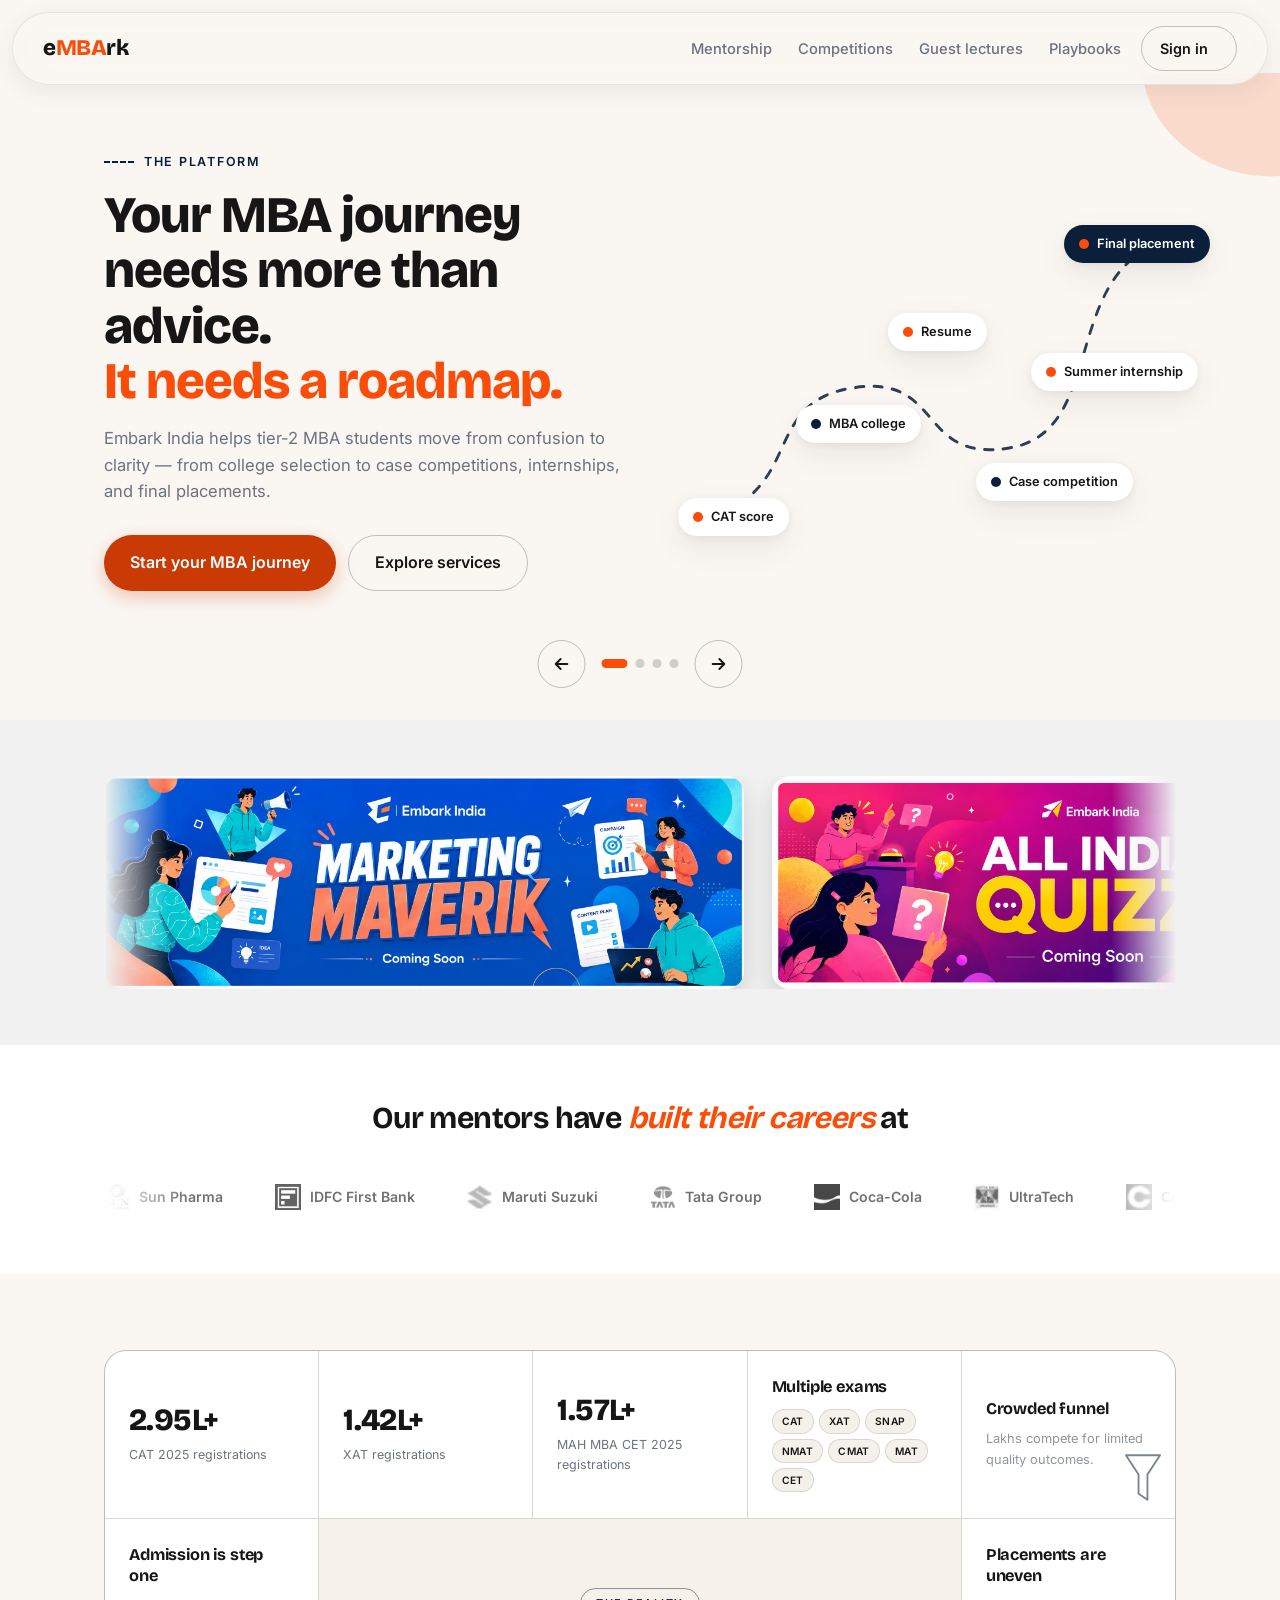
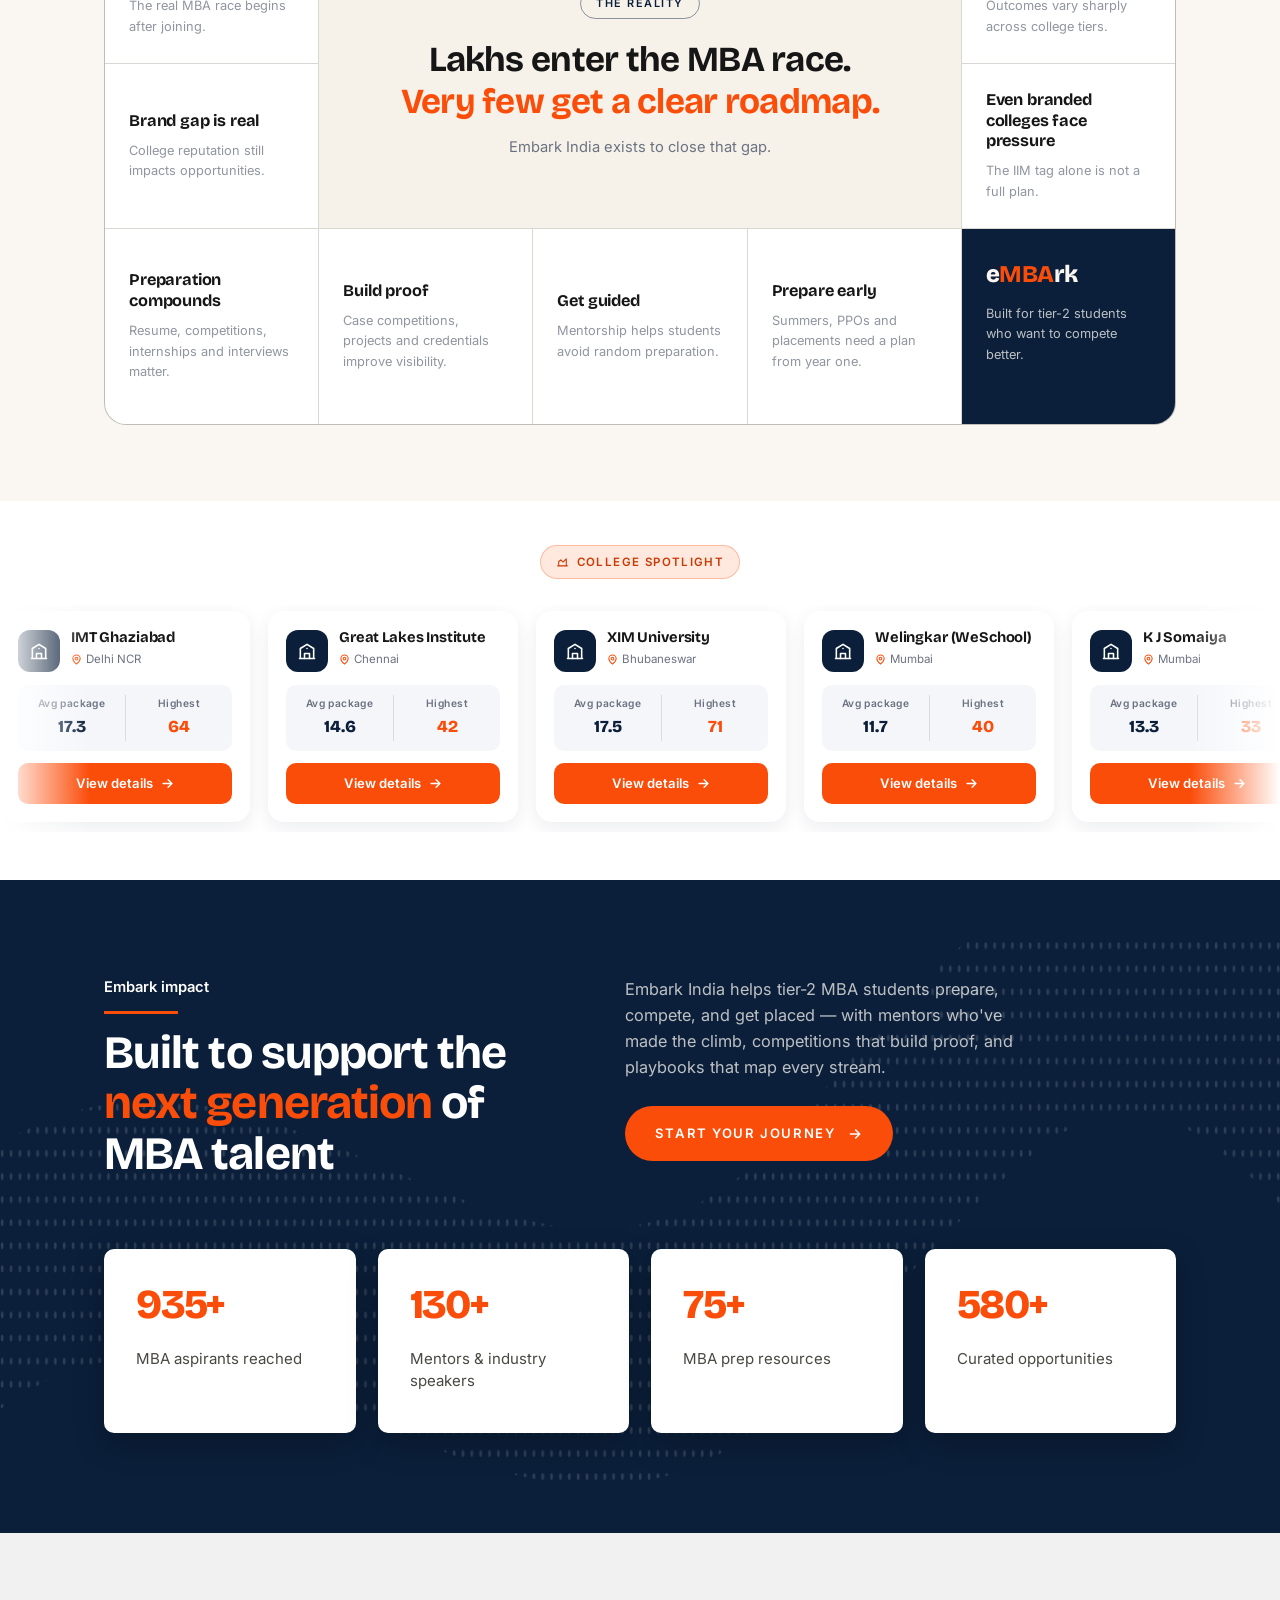
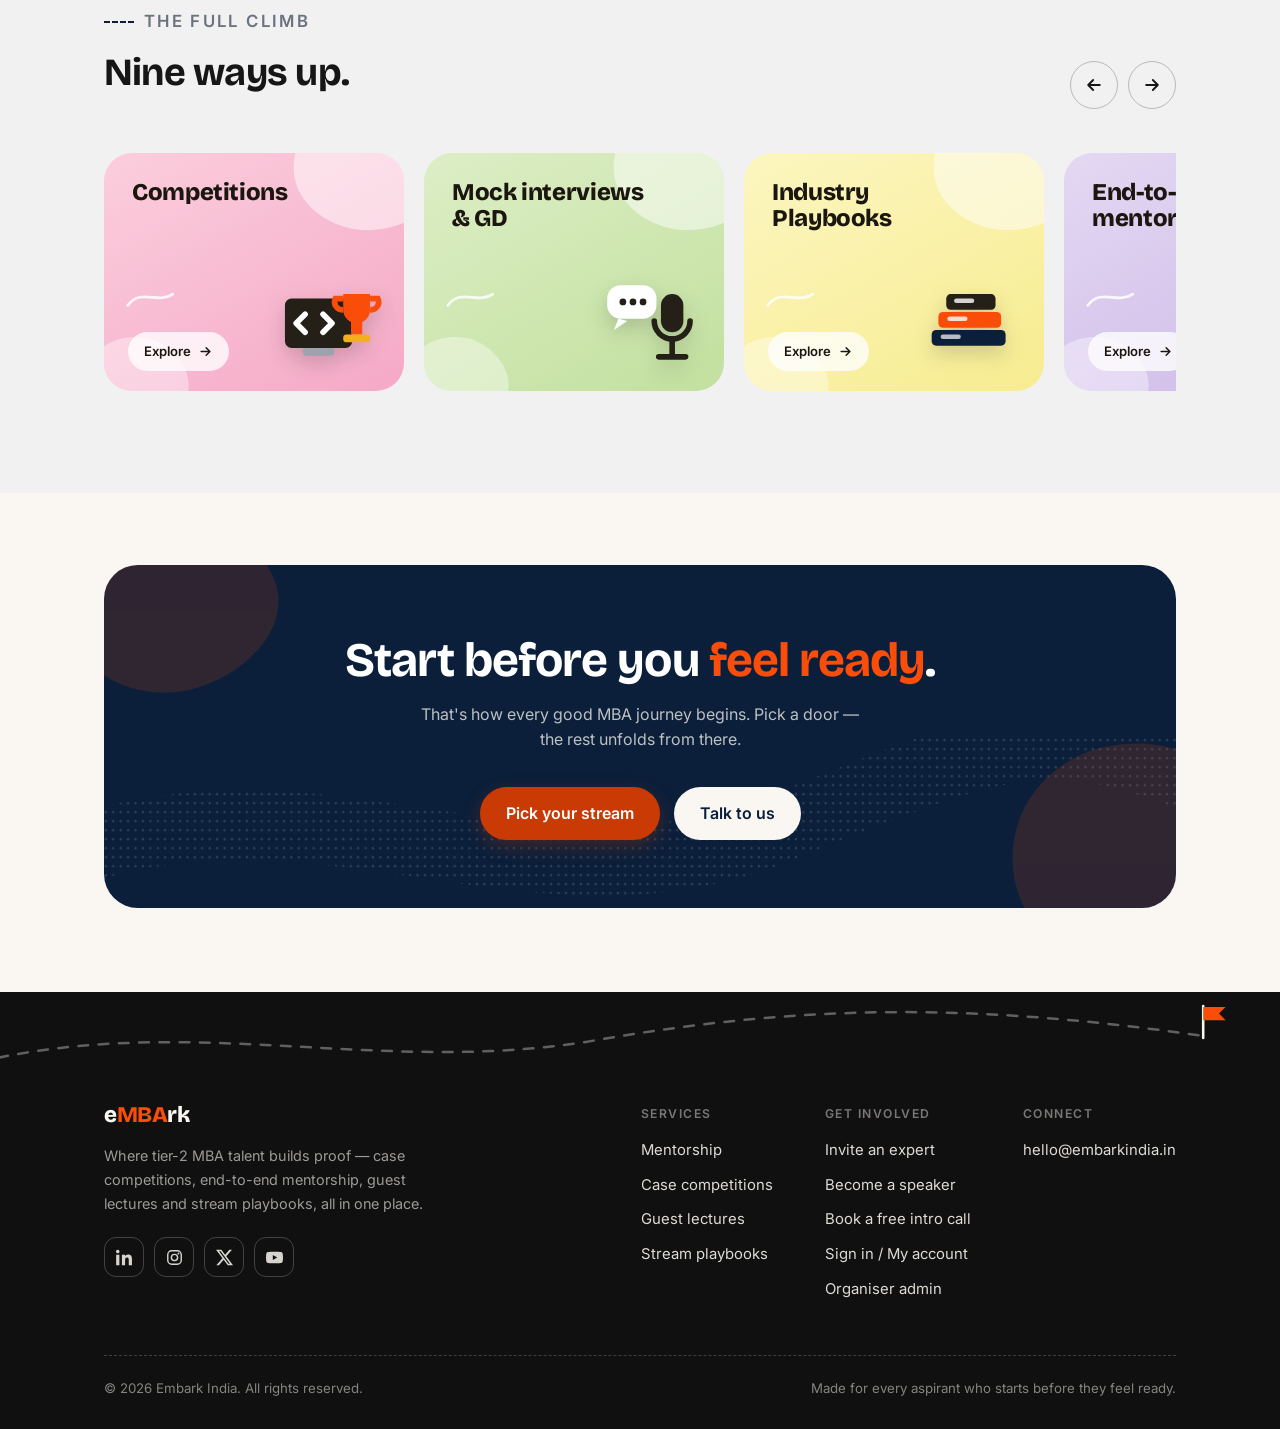
<file: index.html>
<!DOCTYPE html>
<html lang="en">
<head>
<meta charset="UTF-8">
<meta name="viewport" content="width=device-width, initial-scale=1">
<title>Embark India — Your MBA journey starts here</title>
<meta name="description" content="Embark India: guest lectures from verified industry experts, stream playbooks, and plain-spoken MBA guidance. Tell us where you are in the journey — we'll point you right.">
<link rel="preconnect" href="https://fonts.googleapis.com">
<link rel="preconnect" href="https://fonts.gstatic.com" crossorigin>
<link href="https://fonts.googleapis.com/css2?family=Bricolage+Grotesque:opsz,wght@12..96,600;12..96,700;12..96,800&family=Inter:wght@400;500;600&family=PT+Serif:ital@1&display=swap" rel="stylesheet">
<link rel="stylesheet" href="css/gl.css?v=6">
<style>
  /* ---------- hero carousel ---------- */
  .hcar{position:relative;background:var(--cream);overflow:hidden}
  .hcar-track{display:flex;transition:transform .7s cubic-bezier(.3,.8,.3,1)}
  .hslide{flex:0 0 100%;position:relative;overflow:hidden;padding:72px 0 110px}
  .hslide>.wrap{display:grid;grid-template-columns:1.02fr .98fr;gap:52px;align-items:center;position:relative;z-index:1}
  .hs-copy h1{font-size:clamp(2rem,4.4vw,3.2rem);margin:0 0 16px;line-height:1.08}
  .hs-copy h1 .accent{color:var(--orange)}
  .hs-sub{font-size:1.04rem;color:var(--ink-soft);max-width:520px;margin-bottom:30px}
  .hs-ctas{display:flex;gap:12px;flex-wrap:wrap}
  .hs-visual{position:relative;min-height:430px;display:flex;align-items:center}
  .hcar-nav{
    position:absolute;bottom:32px;left:50%;transform:translateX(-50%);
    display:flex;align-items:center;gap:16px;z-index:5;
  }
  .hslide .hero-blob{position:absolute;pointer-events:none;z-index:0}

  /* slide entrance for copy */
  .hs-copy>*{opacity:0;translate:0 22px;transition:opacity .55s ease,translate .55s cubic-bezier(.2,.8,.3,1)}
  .hslide.anim .hs-copy>*{opacity:1;translate:0 0}
  .hslide.anim .hs-copy>*:nth-child(1){transition-delay:.05s}
  .hslide.anim .hs-copy>*:nth-child(2){transition-delay:.14s}
  .hslide.anim .hs-copy>*:nth-child(3){transition-delay:.23s}
  .hslide.anim .hs-copy>*:nth-child(4){transition-delay:.32s}

  /* S1 - roadmap */
  .rmap{position:relative;width:100%;max-width:540px;height:410px;margin-left:auto}
  .rmap svg{position:absolute;inset:0;width:100%;height:100%;overflow:visible}
  .rm-path{
    fill:none;stroke:var(--green);stroke-width:3;stroke-linecap:round;
    stroke-dasharray:9 11;opacity:.85;
  }
  .hslide.anim .rm-path{animation:ants 7s linear infinite}
  @keyframes ants{to{stroke-dashoffset:-200}}
  .rm-chip{
    position:absolute;display:inline-flex;align-items:center;gap:8px;
    background:var(--white);border-radius:999px;box-shadow:var(--shadow-card);
    padding:9px 15px;font-size:.8rem;font-weight:600;white-space:nowrap;
    opacity:0;translate:0 16px;scale:.9;
    transition:opacity .5s,translate .5s cubic-bezier(.2,.8,.3,1.3),scale .5s cubic-bezier(.2,.8,.3,1.3);
  }
  .rm-chip .dot{width:10px;height:10px;border-radius:50%;background:var(--orange);flex:none}
  .rm-chip.final{background:var(--green);color:#fff}
  .rm-chip.final .dot{background:var(--orange)}
  .hslide.anim .rm-chip{opacity:1;translate:0 0;scale:1;transition-delay:var(--d)}

  /* S2 - mentor dashboard */
  .dash{
    background:var(--white);border-radius:22px;box-shadow:0 18px 44px rgba(22,22,22,.16);
    padding:26px;width:100%;max-width:400px;margin-left:auto;
  }
  .dash-head{display:flex;align-items:center;gap:12px;padding-bottom:16px;border-bottom:1px dashed rgba(22,22,22,.18);margin-bottom:16px}
  .dash-head img{width:46px;height:46px;border-radius:14px;object-fit:cover;flex:none}
  .dash-head b{font-family:var(--display);font-weight:700;font-size:.95rem;display:block}
  .dash-head small{font-size:.76rem;color:var(--ink-soft)}
  .dash-live{
    margin-left:auto;font-size:.66rem;font-weight:600;letter-spacing:.06em;text-transform:uppercase;
    color:var(--green);background:var(--green-soft);border-radius:999px;padding:4px 10px;
  }
  .dash-item{
    display:flex;align-items:center;gap:12px;background:var(--cream);border-radius:14px;
    padding:13px 16px;margin-bottom:10px;font-size:.88rem;font-weight:500;
    opacity:0;translate:26px 0;transition:opacity .45s,translate .45s cubic-bezier(.2,.8,.3,1.2);
  }
  .hslide.anim .dash-item{opacity:1;translate:0 0;transition-delay:var(--d)}
  .dash-item .di{
    width:30px;height:30px;border-radius:9px;display:flex;align-items:center;justify-content:center;flex:none;
  }
  .dash-item .di svg{width:15px;height:15px}
  .di-o{background:var(--orange-soft);color:var(--orange-deep)}
  .di-g{background:var(--green-soft);color:var(--green)}
  .dash-item .tickmark{margin-left:auto;color:var(--green);font-weight:700}

  /* S3 - proof stack */
  .proofv{position:relative;height:430px;width:100%;max-width:470px;margin-left:auto}
  .pf{
    position:absolute;opacity:0;translate:0 46px;
    transition:opacity .55s,translate .55s cubic-bezier(.2,.8,.3,1.2);
    box-shadow:0 14px 32px rgba(22,22,22,.18);
  }
  .hslide.anim .pf{opacity:1;translate:0 0;transition-delay:var(--d)}
  .pf-comp{
    top:8px;left:4%;width:200px;border-radius:16px;background:linear-gradient(150deg,#FF7038,#FB4D0A);
    color:#fff;padding:16px 18px;rotate:-5deg;
  }
  .pf-comp b{font-family:var(--display);font-weight:700;font-size:.92rem;display:block;line-height:1.25}
  .pf-comp small{font-size:.7rem;opacity:.85}
  .pf-deck{
    top:44px;right:6%;width:180px;border-radius:14px;background:var(--charcoal);color:var(--cream);
    padding:16px;rotate:4deg;
  }
  .pf-deck .bar{height:7px;border-radius:99px;background:rgba(250,247,242,.28);margin-top:8px}
  .pf-deck .bar:nth-child(2){width:82%}
  .pf-deck .bar:nth-child(3){width:60%}
  .pf-deck .bar:nth-child(4){width:72%;background:var(--orange)}
  .pf-deck small{font-size:.68rem;font-weight:600;letter-spacing:.1em;text-transform:uppercase;opacity:.7}
  .pf-cert{
    top:172px;left:12%;width:230px;border-radius:10px;background:#FFFDF6;
    border:2.5px dashed var(--orange);padding:18px;text-align:center;rotate:-2deg;
  }
  .pf-cert b{font-family:var(--display);font-weight:800;font-size:.9rem;display:block}
  .pf-cert small{font-size:.66rem;color:var(--ink-soft);letter-spacing:.08em;text-transform:uppercase}
  .pf-cert .seal{
    width:34px;height:34px;border-radius:50%;background:var(--orange);color:#fff;
    display:flex;align-items:center;justify-content:center;margin:10px auto 0;
    font-family:var(--display);font-weight:800;font-size:.8rem;
  }
  .pf-badge{
    top:130px;right:2%;border-radius:999px;background:var(--green);color:#fff;
    padding:11px 18px;font-size:.8rem;font-weight:600;rotate:3deg;display:flex;align-items:center;gap:8px;
  }
  .pf-badge svg{width:14px;height:14px}
  .pf-li{
    bottom:44px;right:14%;border-radius:14px;background:#0A66C2;color:#fff;
    padding:13px 18px;font-size:.82rem;font-weight:600;rotate:-3deg;display:flex;align-items:center;gap:10px;
  }
  .pf-li .in-ic{
    width:22px;height:22px;border-radius:5px;background:#fff;color:#0A66C2;
    font-family:Arial,sans-serif;font-weight:800;font-size:.78rem;
    display:flex;align-items:center;justify-content:center;
  }

  /* S4 - opportunity feed */
  .feed{
    background:var(--white);border-radius:22px;box-shadow:0 18px 44px rgba(22,22,22,.16);
    padding:22px;width:100%;max-width:380px;margin-left:auto;
  }
  .feed-head{display:flex;justify-content:space-between;align-items:center;margin-bottom:14px}
  .feed-head b{font-family:var(--display);font-weight:700;font-size:.95rem}
  .feed-live{font-size:.68rem;font-weight:600;letter-spacing:.06em;text-transform:uppercase;color:#B42318}
  .feed-live::before{content:"\25CF";margin-right:5px}
  .feed-item{
    display:flex;align-items:center;gap:11px;background:var(--cream);border-radius:12px;
    padding:11px 14px;margin-bottom:9px;font-size:.84rem;font-weight:500;
    opacity:0;translate:36px 0;transition:opacity .4s,translate .4s cubic-bezier(.2,.8,.3,1.15);
  }
  .hslide.anim .feed-item{opacity:1;translate:0 0;transition-delay:var(--d)}
  .feed-item .fdot{width:10px;height:10px;border-radius:50%;flex:none}
  .feed-item small{margin-left:auto;font-size:.68rem;font-weight:600;color:var(--ink-soft);white-space:nowrap}

  /* ---------- competition posters: continuous marquee ---------- */
  .posters{padding:56px 0;background:#F1F1F1;overflow:hidden}
  .poster-view{overflow:hidden;
    -webkit-mask-image:linear-gradient(90deg,transparent,#000 6%,#000 94%,transparent);
    mask-image:linear-gradient(90deg,transparent,#000 6%,#000 94%,transparent);
  }
  .poster-track{display:flex;width:max-content;animation:postslide 36s linear infinite}
  .poster-track:hover{animation-play-state:paused}
  @keyframes postslide{to{transform:translateX(-50%)}}
  .poster-card{
    flex:0 0 auto;width:min(52vw,640px);margin-right:28px;
    display:block;position:relative;overflow:hidden;border-radius:18px;
    box-shadow:0 10px 26px rgba(22,22,22,.14);
    transition:box-shadow .3s;
  }
  .poster-card:hover{box-shadow:0 16px 38px rgba(22,22,22,.22)}
  .poster-card img{display:block;width:100%;height:auto}
  .poster-shine{
    position:absolute;top:-20%;bottom:-20%;left:-30%;width:36%;
    background:linear-gradient(105deg,transparent,rgba(255,255,255,.32),transparent);
    transform:skewX(-18deg) translateX(-140%);pointer-events:none;
  }
  .poster-card:hover .poster-shine{
    transform:skewX(-18deg) translateX(560%);
    transition:transform .9s ease;
  }
  @media (max-width:760px){
    .poster-card{width:82vw;margin-right:18px}
  }
  @media (prefers-reduced-motion:reduce){
    .poster-track{animation:none}
    .poster-card:hover .poster-shine{transform:skewX(-18deg) translateX(-140%)}
  }

  /* ---------- partners strip ---------- */
  .partners{background:#FFFFFF;padding:64px 0 68px}
  .partners h2{
    text-align:center;font-size:clamp(1.4rem,2.8vw,1.9rem);margin-bottom:44px;
  }
  .partners h2 em{font-style:italic;color:var(--orange)}
  .partner-marquee{
    overflow:hidden;
    -webkit-mask-image:linear-gradient(90deg,transparent,#000 8%,#000 92%,transparent);
    mask-image:linear-gradient(90deg,transparent,#000 8%,#000 92%,transparent);
  }
  .partner-row{
    display:flex;align-items:center;gap:52px;width:max-content;
    animation:pslide 34s linear infinite;padding:4px 0;
  }
  @keyframes pslide{from{transform:translateX(0)}to{transform:translateX(-50%)}}
  .partner-marquee:hover .partner-row{animation-play-state:paused}
  @media (prefers-reduced-motion:reduce){
    .partner-row{animation:none;flex-wrap:wrap;justify-content:center;width:auto}
  }
  .partner{
    display:inline-flex;align-items:center;gap:9px;
    filter:grayscale(1);opacity:.72;
    transition:filter .3s,opacity .3s,transform .2s;
  }
  .partner:hover{filter:none;opacity:1;transform:translateY(-2px)}
  .partner img{width:26px;height:26px;object-fit:contain}
  .partner b{
    font-family:var(--body);font-weight:600;font-size:.88rem;color:#3D3B36;white-space:nowrap;
  }

  /* ---------- reality grid ---------- */
  .reality{padding:88px 0;background:var(--white)}
  .rgrid{
    display:grid;grid-template-columns:repeat(5,1fr);
    gap:1px;background:rgba(22,22,22,.14);
    border:1px solid rgba(22,22,22,.14);border-radius:22px;overflow:hidden;
  }
  .rcell{
    background:#F8F5EC;padding:24px 24px 22px;position:relative;overflow:hidden;
    min-height:132px;display:flex;flex-direction:column;justify-content:center;
    transition:background .35s;
  }
  .rcell::before{
    content:"";position:absolute;inset:0;pointer-events:none;
    background-image:radial-gradient(rgba(251,77,10,.32) 1.2px,transparent 1.7px);
    background-size:11px 11px;opacity:0;transition:opacity .4s;
  }
  .rcell:hover{background:#FFFDF4}
  .rcell:hover::before{opacity:1}
  .rc-num{
    font-family:var(--display);font-weight:800;font-size:clamp(1.5rem,2.4vw,2.1rem);
    letter-spacing:-.02em;line-height:1;position:relative;z-index:1;
    transition:color .3s;
  }
  .rcell:hover .rc-num{color:var(--orange-deep)}
  .rc-title{
    font-family:var(--display);font-weight:700;font-size:1.02rem;letter-spacing:-.01em;
    line-height:1.25;position:relative;z-index:1;transition:translate .3s;
  }
  .rc-label{font-size:.78rem;color:var(--ink-soft);margin-top:7px;position:relative;z-index:1}
  .rc-desc{
    font-size:.8rem;color:var(--ink-soft);margin-top:8px;position:relative;z-index:1;
    opacity:0;translate:0 10px;transition:opacity .35s .05s,translate .35s .05s;
  }
  .rcell:hover .rc-desc{opacity:1;translate:0 0}
  .rcell:hover .rc-title{translate:0 -2px}

  /* exam chips cell */
  .rc-chips{display:flex;flex-wrap:wrap;gap:5px;margin-top:10px;position:relative;z-index:1}
  .rc-chips span{
    font-size:.64rem;font-weight:600;letter-spacing:.04em;
    background:var(--white);border:1px solid rgba(22,22,22,.18);border-radius:999px;padding:3px 9px;
    scale:0;transition:scale .4s cubic-bezier(.2,.8,.3,1.5);
  }
  .rcell:hover .rc-chips span{scale:1}
  .rcell:hover .rc-chips span:nth-child(1){transition-delay:.02s}
  .rcell:hover .rc-chips span:nth-child(2){transition-delay:.07s}
  .rcell:hover .rc-chips span:nth-child(3){transition-delay:.12s}
  .rcell:hover .rc-chips span:nth-child(4){transition-delay:.17s}
  .rcell:hover .rc-chips span:nth-child(5){transition-delay:.22s}
  .rcell:hover .rc-chips span:nth-child(6){transition-delay:.27s}
  .rcell:hover .rc-chips span:nth-child(7){transition-delay:.32s}

  /* funnel cell */
  .rc-funnel{position:absolute;right:16px;top:50%;translate:0 -50%;width:54px;height:72px;z-index:1;opacity:.9}
  .rc-funnel .fdrop{opacity:0}
  .rcell:hover .rc-funnel .fdrop{animation:fdrop 1.3s ease-in infinite}
  .rcell:hover .rc-funnel .fdrop:nth-child(2){animation-delay:.3s}
  .rcell:hover .rc-funnel .fdrop:nth-child(3){animation-delay:.65s}
  @keyframes fdrop{
    0%{opacity:0;transform:translateY(0)}
    15%{opacity:1}
    80%{opacity:1;transform:translateY(40px)}
    100%{opacity:0;transform:translateY(48px)}
  }

  /* center statement */
  .rcenter{
    background:var(--cream);display:flex;flex-direction:column;align-items:center;justify-content:center;
    text-align:center;padding:44px 40px;position:relative;overflow:hidden;
  }
  .rcenter .rpill{
    font-size:.68rem;font-weight:600;letter-spacing:.14em;text-transform:uppercase;
    color:var(--green);border:1.5px solid rgba(11,31,58,.4);border-radius:999px;padding:6px 15px;margin-bottom:18px;
  }
  .rcenter h2{font-size:clamp(1.5rem,3vw,2.2rem);line-height:1.18;max-width:480px;margin:0 0 12px}
  .rcenter h2 em{font-style:normal;color:var(--orange)}
  .rcenter p{font-size:.92rem;color:var(--ink-soft)}

  /* brand cell */
  .rbrand{
    background:var(--charcoal);color:var(--cream);text-decoration:none;
    display:flex;flex-direction:column;justify-content:center;
  }
  .rbrand::before{background-image:radial-gradient(rgba(251,77,10,.5) 1.2px,transparent 1.7px)}
  .rbrand:hover{background:#131313}
  .rbrand .rb-mark{font-family:var(--display);font-weight:800;font-size:1.5rem;letter-spacing:-.02em;position:relative;z-index:1}
  .rbrand .rb-mark .mba{color:var(--orange)}
  .rbrand .rc-desc{color:rgba(250,247,242,.7)}
  .rbrand .rb-go{
    position:relative;z-index:1;margin-top:10px;font-size:.8rem;font-weight:600;color:var(--orange);
    display:inline-flex;align-items:center;gap:6px;opacity:0;translate:-8px 0;transition:all .35s .1s;
  }
  .rbrand:hover .rb-go{opacity:1;translate:0 0}
  .rbrand .rb-go svg{width:14px;height:14px}

  @media (max-width:960px){
    .rgrid{grid-template-columns:1fr 1fr}
    .rcell{grid-area:auto !important;min-height:116px}
    .rcenter{grid-column:1/-1 !important;grid-row:auto !important;order:-1;padding:36px 26px}
    .rc-desc{opacity:1;translate:0 0}
    .rc-chips span{scale:1}
  }
  @media (max-width:560px){
    .rgrid{grid-template-columns:1fr}
  }

  /* ---------- next-gen statement band ---------- */
  .nextgen{background:var(--cream);padding:104px 0 96px}
  .ng-top{
    display:grid;grid-template-columns:1.25fr .75fr;gap:60px;align-items:center;
    margin-bottom:84px;
  }
  .ng-top h2{
    font-size:clamp(2.2rem,4.8vw,3.6rem);line-height:1.08;margin:0;letter-spacing:-.02em;
  }
  .ng-top h2 em{font-style:normal;color:var(--orange)}
  .ng-right p{font-size:1.02rem;color:var(--ink-soft);max-width:400px;margin-bottom:26px}
  .ng-cta{
    display:inline-flex;align-items:center;gap:12px;
    background:var(--charcoal);color:#fff;text-decoration:none;
    font-size:.82rem;font-weight:600;letter-spacing:.12em;text-transform:uppercase;
    border-radius:999px;padding:17px 30px;min-height:52px;
    transition:background .25s,gap .25s;
  }
  .ng-cta:hover{background:#000;gap:18px}
  .ng-cta svg{width:16px;height:16px;flex:none}
  .ng-stats{display:grid;grid-template-columns:repeat(4,1fr);gap:0}
  .ng-stat{padding:6px 34px}
  .ng-stat + .ng-stat{border-left:1.5px solid rgba(22,22,22,.16)}
  .ng-stat:first-child{padding-left:0}
  .ng-num{
    font-family:var(--display);font-weight:800;letter-spacing:-.03em;
    font-size:clamp(2.2rem,4vw,3.2rem);line-height:1;display:block;
  }
  .ng-num.acc{color:var(--orange)}
  .ng-stat p{font-size:.88rem;color:var(--ink-soft);margin-top:12px;max-width:200px}
  @media (max-width:960px){
    .ng-top{grid-template-columns:1fr;gap:30px;margin-bottom:56px}
    .ng-stats{grid-template-columns:1fr 1fr;gap:30px 0}
    .ng-stat{padding:0 26px}
    .ng-stat:nth-child(odd){padding-left:0;border-left:none}
  }
  @media (max-width:540px){
    .ng-stats{grid-template-columns:1fr;gap:26px}
    .ng-stat{padding:0;border-left:none !important}
  }

  /* ============================================================
     NAVY & LOGICAL ORANGE — palette test (home page only)
     primary navy #0B1F3A · accent #FB4D0A · buttons #C93A05
     bg ivory #FAF7F2 · cards #FFFFFF · text #161616 · muted #6B7280
     ============================================================ */
  :root{
    --cream:#FAF7F2;
    --cream-deep:#EFE9DE;
    --white:#FFFFFF;
    --charcoal:#161616;
    --ink-soft:#6B7280;
    --navy:#0B1F3A;
    --navy-soft:#E7EDF6;
    --navy-deep:#08172B;
    --orange:#FB4D0A;
    --orange-deep:#C93A05;
    --orange-soft:#FFE9DF;
    --green:#0B1F3A;
    --green-soft:#E7EDF6;
    --green-deep:#08172B;
  }
  body{background:#FAF7F2}
  .nav{background:rgba(250,247,242,.9)}
  .btn-primary{background:#C93A05;box-shadow:0 6px 18px rgba(201,58,5,.28)}
  .btn-primary:hover{background:#A93104}
  .ng-cta{background:var(--navy)}
  .ng-cta:hover{background:var(--navy-deep)}

  /* hero */
  .hslide:nth-child(1) .hero-blob path,
  .hslide:nth-child(2) .hero-blob path{fill:#FB4D0A}
  .hslide:nth-child(3) .hero-blob path{fill:#0B1F3A}
  .hslide:nth-child(4) .hero-blob path{fill:#FB4D0A}
  .hslide .hero-blob{opacity:.16 !important}
  .rm-path{stroke:var(--navy)}
  .rm-chip .dot{background:var(--orange)}
  .rm-chip:nth-of-type(2) .dot,.rm-chip:nth-of-type(4) .dot{background:var(--navy)}
  .rm-chip.final{background:var(--navy)}
  .rm-chip.final .dot{background:var(--orange)}
  .di-o{background:var(--orange-soft);color:var(--orange-deep)}
  .di-g{background:var(--navy-soft);color:var(--navy)}
  .dash-item .tickmark{color:var(--navy)}
  .dash-live{color:var(--navy);background:var(--navy-soft)}
  .pf-comp{background:linear-gradient(150deg,#FF7038,#FB4D0A)}
  .pf-deck{background:var(--navy)}
  .pf-deck .bar:nth-child(4){background:var(--orange)}
  .pf-cert{border-color:var(--orange)}
  .pf-cert .seal{background:var(--orange)}
  .pf-badge{background:var(--navy)}
  .feed-item:nth-child(2) .fdot{background:#FB4D0A !important}
  .feed-item:nth-child(3) .fdot{background:#0B1F3A !important}
  .feed-item:nth-child(4) .fdot{background:#C93A05 !important}
  .feed-item:nth-child(5) .fdot{background:#6B7280 !important}
  .feed-item:nth-child(6) .fdot{background:#0B1F3A !important}
  .feed-item:nth-child(7) .fdot{background:#FB4D0A !important}

  /* reality grid */
  .rcell{background:#FFFFFF}
  .rcell:hover{background:#FFFDFA}
  .rcell::before{background-image:radial-gradient(rgba(251,77,10,.3) 1.2px,transparent 1.7px)}
  .rcell:hover .rc-num{color:var(--orange-deep)}
  .rcenter{background:#FAF7F2}
  .rcenter h2 em{color:var(--orange)}
  .rcenter .rpill{color:var(--navy);border-color:rgba(11,31,58,.45)}
  .rc-funnel path{stroke:var(--navy)}
  .rc-funnel .fdrop{fill:var(--orange)}
  .rbrand{background:var(--navy)}
  .rbrand:hover{background:var(--navy-deep)}
  .rbrand .rb-mark .mba{color:var(--orange)}
  .rbrand .rb-go{color:var(--orange)}
  .rbrand::before{background-image:radial-gradient(rgba(251,77,10,.5) 1.2px,transparent 1.7px)}
  .rbrand .rc-desc{color:rgba(250,247,242,.7)}

  /* statement band */
  .nextgen{background:#FFFFFF}
  .ng-top h2 em{color:var(--orange)}
  .ng-num.acc{color:var(--orange)}

  /* service cards: navy/orange alternation */
  .svc-card{background:#FFFFFF}
  .svc{background:#FAF7F2}
  .svc-grid .svc-card:nth-child(odd) .svc-icon{background:var(--navy-soft);color:var(--navy)}
  .svc-grid .svc-card:nth-child(odd) .svc-outcome{background:var(--navy-soft);color:var(--navy)}
  .svc-grid .svc-card:nth-child(odd) .svc-go{color:var(--navy)}
  .svc-grid .svc-card:nth-child(odd):hover{box-shadow:0 18px 40px rgba(11,31,58,.2)}
  .svc-grid .svc-card:nth-child(even) .svc-icon{background:var(--orange-soft);color:var(--orange-deep)}
  .svc-grid .svc-card:nth-child(even) .svc-outcome{background:var(--orange-soft);color:var(--orange-deep)}
  .svc-grid .svc-card:nth-child(even) .svc-go{color:var(--orange-deep)}
  .svc-grid .svc-card:nth-child(even):hover{box-shadow:0 18px 40px rgba(251,77,10,.22)}
  .svc-grid .svc-card:nth-child(1) h3 span{background:var(--orange-soft) !important;color:var(--orange-deep) !important}

  .soon-sec,.pstrip-sec{background:#FFFFFF}

  /* final CTA card */
  .final-home .fh-card{background:var(--navy)}
  .final-home .fh-card p{color:rgba(250,247,242,.75)}
  .final-home .fh-blob.l path,.final-home .fh-blob.r path{fill:#FB4D0A}
  .final-home .fh-card h2 .accent{color:var(--orange)}
  .final-home .btn-light{background:#FAF7F2;color:var(--navy)}

  /* ---------- section rhythm: alternating bands + tighter spacing ---------- */
  .posters{background:#F1F1F1}
  .partners{background:#FFFFFF;padding:56px 0 60px}
  .reality{background:#FAF7F2;padding:76px 0}
  .rcell{background:#FFFFFF}
  .rcenter{background:#F6F2EA}
  .nextgen{background:#FFFFFF;padding:80px 0 72px}
  .ng-top{margin-bottom:64px}
  body .pstrip-sec{background:#F1F1F1;padding:72px 0}
  body .final-home{background:#FAF7F2;padding:72px 0 84px}

  /* ---------- creative floating nav ---------- */
  body .nav{
    position:sticky;top:12px;z-index:100;
    background:transparent;border-bottom:none;backdrop-filter:none;
    padding:0 12px;
  }
  body .nav-inner{
    background:rgba(250,247,242,.82);backdrop-filter:blur(16px);
    border:1px solid rgba(22,22,22,.08);border-radius:999px;
    box-shadow:0 6px 24px rgba(11,31,58,.07);
    padding:13px 30px;max-width:none;
    transition:box-shadow .3s,background .3s;
  }
  body .nav-inner .nav-links{margin-left:auto}
  .nav.scrolled .nav-inner{
    background:rgba(250,247,242,.95);
    box-shadow:0 12px 36px rgba(11,31,58,.14);
  }
  /* wordmark flag plant */
  body .wordmark{position:relative;padding-right:14px}
  .wm-flag{
    position:absolute;top:-7px;right:0;width:13px;height:15px;
    opacity:0;transform:translateY(7px) rotate(-18deg);transform-origin:bottom center;
    transition:opacity .3s,transform .45s cubic-bezier(.2,.9,.3,1.6);
  }
  .wordmark:hover .wm-flag{opacity:1;transform:translateY(0) rotate(0deg)}
  /* dashed draw-in underline */
  body .nav-links a{position:relative;padding-bottom:2px}
  body .nav-links a::after{
    content:"";position:absolute;left:0;right:0;bottom:-7px;height:3px;
    background:repeating-linear-gradient(90deg,var(--orange) 0 7px,transparent 7px 13px);
    transform:scaleX(0);transform-origin:left;transition:transform .35s ease;
    border-radius:2px;
  }
  body .nav-links a:hover{color:var(--navy)}
  body .nav-links a:hover::after{transform:scaleX(1)}
  /* CTA arrow slide-in */
  body .nav .btn-sm::after{
    content:"92";display:inline-block;max-width:0;overflow:hidden;
    opacity:0;transition:max-width .3s ease,opacity .25s ease,margin-left .3s ease;
    margin-left:0;
  }
  body .nav .btn-sm:hover::after{max-width:20px;opacity:1;margin-left:8px}
  /* mobile menu */
  .nav-burger{
    display:none;background:none;border:none;cursor:pointer;padding:10px;
    color:var(--charcoal);min-height:44px;
  }
  .nav-burger svg{width:22px;height:22px}
  .mob-menu{
    display:none;max-width:1080px;margin:8px auto 0;
    background:rgba(250,247,242,.97);backdrop-filter:blur(16px);
    border:1px solid rgba(22,22,22,.08);border-radius:22px;
    box-shadow:0 14px 40px rgba(11,31,58,.16);padding:12px;
  }
  .mob-menu.open{display:block}
  .mob-menu a{
    display:block;text-decoration:none;color:var(--charcoal);font-weight:600;
    font-size:1rem;padding:13px 18px;border-radius:14px;
  }
  .mob-menu a:hover{background:rgba(251,77,10,.08);color:var(--orange-deep)}
  @media (max-width:860px){
    .nav-burger{display:flex;align-items:center}
    body .nav-inner{padding:7px 8px 7px 20px}
  }
  @media (prefers-reduced-motion:reduce){
    .wm-flag,.nav-links a::after,.nav .btn-sm::after{transition:none}
  }



  /* ---------- service cards ---------- */
  .svc{padding:88px 0}
  .svc-grid{display:grid;grid-template-columns:repeat(auto-fit,minmax(270px,1fr));gap:22px}
  .svc-card{
    background:var(--white);border-radius:24px;padding:34px 30px;
    display:flex;flex-direction:column;gap:14px;text-decoration:none;color:inherit;
    box-shadow:var(--shadow-card);position:relative;overflow:hidden;
    transition:transform .22s,box-shadow .22s;
  }
  .svc-card:hover{transform:translateY(-7px)}
  .svc-card.c-orange:hover{box-shadow:0 18px 40px rgba(251,77,10,.25)}
  .svc-card.c-green:hover{box-shadow:0 18px 40px rgba(11,31,58,.25)}
  .svc-card.c-dark:hover{box-shadow:0 18px 40px rgba(22,22,22,.28)}
  .svc-card:hover .svc-go svg{transform:translateX(5px)}
  .svc-icon{width:54px;height:54px;border-radius:16px;display:flex;align-items:center;justify-content:center}
  .svc-icon svg{width:27px;height:27px}
  .c-orange .svc-icon{background:var(--orange-soft);color:var(--orange-deep)}
  .c-green .svc-icon{background:var(--green-soft);color:var(--green)}
  .c-dark .svc-icon{background:var(--cream-deep);color:var(--charcoal)}
  .svc-card h3{font-size:1.35rem;font-weight:700}
  .svc-card p{font-size:.94rem;color:var(--ink-soft)}
  .svc-outcome{
    display:inline-flex;align-items:center;gap:7px;align-self:flex-start;
    font-size:.8rem;font-weight:600;border-radius:999px;padding:6px 13px;
  }
  .c-orange .svc-outcome{background:var(--orange-soft);color:var(--orange-deep)}
  .c-green .svc-outcome{background:var(--green-soft);color:var(--green)}
  .c-dark .svc-outcome{background:var(--cream-deep);color:var(--charcoal)}
  .svc-go{
    margin-top:auto;display:inline-flex;align-items:center;gap:8px;
    font-weight:600;font-size:.94rem;
  }
  .c-orange .svc-go{color:var(--orange-deep)}
  .c-green .svc-go{color:var(--green)}
  .c-dark .svc-go{color:var(--charcoal)}
  .svc-go svg{width:18px;height:18px;transition:transform .2s}

  /* ---------- pastel service strip ---------- */
  .pstrip-sec{padding:88px 0;background:var(--white);overflow:hidden}
  .pstrip-head{display:flex;align-items:flex-end;justify-content:space-between;gap:20px;flex-wrap:wrap;margin-bottom:30px}
  .pstrip-nav{display:flex;gap:10px}
  .pstrip{
    display:flex;gap:20px;overflow-x:auto;scroll-snap-type:x mandatory;
    padding:14px 6px 30px;scrollbar-width:none;-webkit-overflow-scrolling:touch;
  }
  .pstrip::-webkit-scrollbar{display:none}
  .pcard{
    flex:0 0 300px;height:238px;border-radius:28px;position:relative;overflow:hidden;
    scroll-snap-align:start;padding:26px 28px;text-decoration:none;color:#1B1710;
    display:block;will-change:transform;
    transition:transform .45s cubic-bezier(.22,.9,.3,1.2),box-shadow .35s;
    opacity:0;translate:0 46px;rotate:2.5deg;
  }
  .pcard.in{
    opacity:1;translate:0 0;rotate:0deg;
    transition:opacity .6s ease,translate .7s cubic-bezier(.2,.8,.25,1.1),rotate .7s cubic-bezier(.2,.8,.25,1.1),transform .45s cubic-bezier(.22,.9,.3,1.2),box-shadow .35s;
  }
  .pcard:hover{box-shadow:0 22px 44px rgba(22,22,22,.22)}
  .pcard:hover .part{transform:scale(1.14) rotate(-5deg) translateY(-6px)}
  .pcard:hover .pb1{transform:scale(1.25) rotate(14deg)}
  .pcard:hover .pb2{transform:scale(1.2) rotate(-10deg)}
  .pcard:hover .pgo{background:#1B1710;color:#fff;gap:11px}
  .pcard h3{
    font-family:var(--display);font-weight:800;font-size:1.5rem;line-height:1.1;
    letter-spacing:-.015em;max-width:82%;position:relative;z-index:2;
  }
  .pblob{position:absolute;pointer-events:none;z-index:0;transition:transform 1s cubic-bezier(.2,.8,.3,1)}
  .pb1{width:190px;right:-50px;top:-60px;animation:pdrift 9s ease-in-out infinite alternate}
  .pb2{width:130px;left:-42px;bottom:-48px;animation:pdrift 11s ease-in-out infinite alternate-reverse}
  @keyframes pdrift{
    from{translate:0 0}
    to{translate:10px 9px}
  }
  .psquig{position:absolute;pointer-events:none;z-index:0;opacity:.9;left:22px;bottom:82px;width:54px}
  .psquig path{stroke-dasharray:80;stroke-dashoffset:80;transition:stroke-dashoffset .8s ease .3s}
  .pcard.in .psquig path{stroke-dashoffset:26}
  .part{
    position:absolute;right:16px;bottom:14px;width:112px;height:112px;z-index:1;
    filter:drop-shadow(0 8px 10px rgba(22,22,22,.18));
    transition:transform .5s cubic-bezier(.2,.9,.3,1.4);
    animation:pfloat 5s ease-in-out infinite alternate;
  }
  @keyframes pfloat{from{margin-bottom:0}to{margin-bottom:9px}}
  .pgo{
    position:absolute;left:24px;bottom:20px;z-index:2;
    display:inline-flex;align-items:center;gap:7px;
    font-size:.82rem;font-weight:600;color:#1B1710;
    background:rgba(255,255,255,.78);border-radius:999px;padding:9px 16px;
    transition:background .3s,color .3s,gap .3s;
  }
  .pgo svg{width:15px;height:15px}
  /* palettes — soft two-tone gradients */
  .pc-1{background:linear-gradient(150deg,#FBCEDD 0%,#F5A9C6 100%)}
  .pc-2{background:linear-gradient(150deg,#DDEEC6 0%,#C2E09E 100%)}
  .pc-3{background:linear-gradient(150deg,#FCF6C0 0%,#F7EC90 100%)}
  .pc-4{background:linear-gradient(150deg,#E4D8F3 0%,#CDB9E7 100%)}
  .pc-5{background:linear-gradient(150deg,#FDE0C3 0%,#F9C99A 100%)}
  .pc-6{background:linear-gradient(150deg,#D2EAF7 0%,#AFD9EE 100%)}
  .pc-7{background:linear-gradient(150deg,#D4EFE5 0%,#B4E2D1 100%)}
  .pc-8{background:linear-gradient(150deg,#FAD8CB 0%,#F3BBA6 100%)}
  .pc-9{background:linear-gradient(150deg,#F7EAC4 0%,#EEDB9C 100%)}
  @media (prefers-reduced-motion:reduce){
    .pcard{opacity:1;translate:0 0;rotate:0deg;transition:none}
    .pblob,.part{animation:none;transition:none}
    .psquig path{stroke-dashoffset:26;transition:none}
  }

  /* ---------- roadmap tiles ---------- */
  .soon-sec{padding:88px 0;background:var(--white)}
  .soon-grid{display:grid;grid-template-columns:repeat(auto-fit,minmax(190px,1fr));gap:16px}
  .soon-tile{
    border-radius:18px;padding:24px 22px;position:relative;
    transition:transform .2s;
  }
  .soon-tile:hover{transform:translateY(-4px)}
  .soon-tile .st-icon{width:40px;height:40px;border-radius:12px;display:flex;align-items:center;justify-content:center;margin-bottom:14px;background:rgba(255,255,255,.6)}
  .soon-tile .st-icon svg{width:20px;height:20px}
  .soon-tile h3{font-size:1.02rem;font-weight:700;margin-bottom:4px}
  .soon-tile p{font-size:.82rem;color:var(--ink-soft)}
  .soon-tag{
    position:absolute;top:16px;right:16px;font-size:.62rem;font-weight:600;
    letter-spacing:.08em;text-transform:uppercase;color:var(--ink-soft);
    border:1px dashed rgba(22,22,22,.3);border-radius:999px;padding:3px 9px;
  }
  .st-1{background:var(--orange-soft)}
  .st-1 .st-icon{color:var(--orange-deep)}
  .st-2{background:var(--green-soft)}
  .st-2 .st-icon{color:var(--green)}
  .st-3{background:var(--cream-deep)}
  .st-3 .st-icon{color:var(--charcoal)}
  .st-4{background:#FBE3E3}
  .st-4 .st-icon{color:#A03D3D}
  .st-5{background:#E9E4F2}
  .st-5 .st-icon{color:#5B4A80}

  /* ---------- final CTA ---------- */
  .final-home{padding:20px 0 96px}
  .fh-card{
    position:relative;overflow:hidden;background:var(--charcoal);color:var(--cream);
    border-radius:34px;padding:68px 56px;text-align:center;
  }
  .fh-card h2{color:#fff;font-size:clamp(1.8rem,4.4vw,3rem);max-width:640px;margin:0 auto 14px}
  .fh-card h2 .accent{color:var(--orange)}
  .fh-card p{color:rgba(250,247,242,.72);max-width:460px;margin:0 auto 34px}
  .fh-btns{display:flex;gap:14px;justify-content:center;flex-wrap:wrap;position:relative;z-index:1}
  .fh-blob{position:absolute;pointer-events:none;opacity:.15}
  .fh-blob.l{left:-70px;top:-60px;width:250px}
  .fh-blob.r{right:-80px;bottom:-90px;width:290px}
  .fh-inner{position:relative;z-index:1}

  @media (max-width:900px){
    .hslide{padding:52px 0 100px}
    .hslide>.wrap{grid-template-columns:1fr;gap:36px}
    .hs-visual{min-height:0;justify-content:center}
    .rmap{height:330px;max-width:100%;margin:0}
    .rm-chip{font-size:.72rem;padding:7px 12px}
    .dash,.feed{margin:0 auto}
    .proofv{height:360px;margin:0 auto;transform:scale(.88);transform-origin:top center}
    .trust .wrap{gap:16px 28px}
  }
  @media (prefers-reduced-motion:reduce){
    .hcar-track{transition:none}
    .hs-copy>*,.rm-chip,.dash-item,.pf,.feed-item{opacity:1;translate:0 0;scale:1;transition:none}
    .hslide.anim .rm-path{animation:none}
    .svc-card,.soon-tile{transition:none}
  }

  /* ---------- EXL-style impact band + dotted waves ---------- */
  body .nextgen{background:#0B1F3A;padding:96px 0 100px;position:relative;overflow:hidden}
  .nextgen .wrap{position:relative;z-index:1}
  body .ng-top{grid-template-columns:.9fr 1.1fr;gap:70px;align-items:start;margin-bottom:70px}
  .ng-kicker{
    font-size:.92rem;font-weight:600;color:#FFFFFF;margin-bottom:14px;
  }
  .ng-kicker::after{content:"";display:block;width:74px;border-top:3px solid var(--orange);margin-top:12px}
  body .ng-top h2{color:#FFFFFF;font-size:clamp(1.9rem,3.8vw,2.9rem)}
  body .ng-top h2 em{color:var(--orange)}
  body .ng-right p{color:rgba(250,247,242,.75)}
  body .ng-cta{background:var(--orange)}
  body .ng-cta:hover{background:var(--orange-deep)}
  body .ng-stats{display:grid;grid-template-columns:repeat(4,1fr);gap:22px}
  body .ng-stat{
    background:#FFFFFF;border-radius:8px;padding:30px 28px 32px;
    border-left:none !important;box-shadow:0 10px 30px rgba(0,0,0,.25);
    transition:transform .25s;
  }
  body .ng-stat:hover{transform:translateY(-6px)}
  body .ng-num,body .ng-num.acc{color:var(--orange);font-size:clamp(1.9rem,3vw,2.5rem)}
  body .ng-stat p{color:#3D3B36;margin-top:12px;max-width:none}
  .dotwave{position:absolute;left:0;right:0;pointer-events:none;width:100%}
  .dotwave.dark{top:60px;height:110%;opacity:.5}
  .dotwave.light{bottom:-30px;height:240px;opacity:.5}
  @media (max-width:960px){
    body .ng-top{grid-template-columns:1fr;gap:28px;margin-bottom:48px}
    body .ng-stats{grid-template-columns:1fr 1fr;gap:16px}
  }
  @media (max-width:540px){
    body .ng-stats{grid-template-columns:1fr}
  }
  /* ---------- reality grid polish ---------- */
  body .ng-stat{padding:36px 32px 40px !important;border-radius:10px}
  body .ng-num,body .ng-num.acc{font-size:clamp(2.1rem,3.2vw,2.8rem);line-height:1;display:block}
  body .ng-stat p{margin-top:22px;font-size:.94rem;line-height:1.5;color:#4A4842}
  body .rcell{padding:26px 24px;min-height:124px;gap:2px}
  /* descriptions always visible, hover just warms them */
  body .rc-desc{opacity:.75;translate:0 0;transition:opacity .3s,color .3s}
  body .rcell:hover .rc-desc{opacity:1;color:#3D3B36}
  /* exam chips always visible */
  body .rc-chips span{scale:1;background:#F4F1EA;border-color:rgba(22,22,22,.12);transition:background .25s,border-color .25s}
  body .rcell:hover .rc-chips span{background:var(--orange-soft);border-color:rgba(251,77,10,.35)}
  /* funnel: tucked into the corner, out of the title's way */
  body .rc-funnel{top:auto;bottom:12px;right:12px;translate:0 0;width:40px;height:54px;opacity:.55}
  body .rcell:hover .rc-funnel{opacity:.95}
  /* brand cell: restore navy (was losing cascade to the white cell rule) */
  body .rcell.rbrand{background:var(--navy);color:#FAF7F2}
  body .rcell.rbrand:hover{background:var(--navy-deep)}
  body .rcell.rbrand .rc-desc{color:rgba(250,247,242,.75);opacity:1}
  body .rcell.rbrand:hover .rc-desc{color:rgba(250,247,242,.9)}

  /* ---------- spotlight pill ---------- */
  .spot-pill{
    display:inline-flex;align-items:center;gap:8px;
    font-size:.72rem;font-weight:600;letter-spacing:.12em;text-transform:uppercase;
    color:var(--orange-deep);background:var(--orange-soft);
    border:1px solid rgba(251,77,10,.3);border-radius:999px;padding:7px 15px;margin-bottom:14px;
  }
  .spot-pill svg{width:13px;height:13px}

  /* ---------- colleges spotlight marquee ---------- */
  body .colleges{background:#FFFFFF;padding:44px 0 48px}
  .col-marquee{
    overflow:hidden;margin-top:26px;
    -webkit-mask-image:linear-gradient(90deg,transparent,#000 7%,#000 93%,transparent);
    mask-image:linear-gradient(90deg,transparent,#000 7%,#000 93%,transparent);
  }
  .col-row{display:flex;width:max-content;animation:colslide 40s linear infinite;padding:6px 0 10px}
  .col-marquee:hover .col-row{animation-play-state:paused}
  @keyframes colslide{to{transform:translateX(-50%)}}
  .col-card{
    flex:0 0 auto;width:250px;margin-right:18px;
    background:#FFFFFF;border-radius:16px;padding:18px;
    box-shadow:0 6px 20px rgba(11,31,58,.08);
    display:flex;flex-direction:column;gap:12px;
    transition:transform .22s,box-shadow .22s;
  }
  .col-card:hover{transform:translateY(-4px);box-shadow:0 12px 30px rgba(11,31,58,.14)}
  .col-top{display:flex;gap:11px;align-items:center}
  .col-icon{
    flex:none;width:42px;height:42px;border-radius:12px;background:var(--navy);color:#fff;
    display:flex;align-items:center;justify-content:center;
  }
  .col-icon svg{width:20px;height:20px}
  .col-top b{font-family:var(--display);font-weight:700;font-size:.92rem;line-height:1.22;display:block;letter-spacing:-.01em}
  .col-loc{display:inline-flex;align-items:center;gap:4px;font-size:.72rem;color:var(--ink-soft);margin-top:3px}
  .col-loc svg{width:11px;height:11px;color:var(--orange)}
  .col-stats{display:grid;grid-template-columns:1fr 1fr;background:#F4F6FA;border-radius:10px;padding:10px 0}
  .col-stat{text-align:center;padding:0 8px}
  .col-stat + .col-stat{border-left:1.5px solid rgba(11,31,58,.12)}
  .col-stat small{display:block;font-size:.64rem;font-weight:600;letter-spacing:.04em;color:var(--ink-soft);margin-bottom:3px}
  .col-stat b{font-family:var(--display);font-weight:800;font-size:1.05rem;color:var(--navy)}
  .col-stat.hi b{color:var(--orange)}
  .col-btn{
    display:flex;align-items:center;justify-content:center;gap:7px;
    background:var(--orange);color:#fff;text-decoration:none;
    font-weight:600;font-size:.82rem;border-radius:10px;padding:10px;min-height:40px;
    transition:background .2s,gap .2s;
  }
  .col-btn:hover{background:var(--orange-deep);gap:12px}
  @media (prefers-reduced-motion:reduce){.col-row{animation:none}}
  body .final-home{background:#FAF7F2}
  @media (max-width:960px){
    .col-card{flex-basis:250px}
  }
</style>
</head>
<body>

<nav class="nav" id="site-nav" aria-label="Main">
  <div class="nav-inner">
    <a class="wordmark" href="index.html" aria-label="Embark India home">e<span class="mba">MBA</span>rk<svg class="wm-flag" viewBox="0 0 13 15" aria-hidden="true"><path d="M1.5 15V1" stroke="#161616" stroke-width="1.6" stroke-linecap="round"/><path d="M1.5 1.2h9.5l-2.8 3 2.8 3H1.5z" fill="#FB4D0A"/></svg></a>
    <ul class="nav-links">
      <li><a href="mentorship.html">Mentorship</a></li>
      <li><a href="competitions.html">Competitions</a></li>
      <li><a href="guest-lectures.html">Guest lectures</a></li>
      <li><a href="playbooks.html">Playbooks</a></li>
    </ul>
    <a class="btn btn-ghost btn-sm nav-signin" href="account.html">Sign in</a>
    <button class="nav-burger" id="nav-burger" aria-label="Open menu" aria-expanded="false">
      <svg viewBox="0 0 24 24" fill="none" stroke="currentColor" stroke-width="2.2" stroke-linecap="round" aria-hidden="true"><path d="M4 7h16M4 12h16M4 17h16"/></svg>
    </button>
  </div>
  <div class="mob-menu" id="mob-menu">
    <a href="mentorship.html">Mentorship</a>
    <a href="competitions.html">Competitions</a>
    <a href="guest-lectures.html">Guest lectures</a>
    <a href="playbooks.html">Playbooks</a>
    <a href="account.html">Sign in / My account</a>
  </div>
</nav>

<header class="hcar" id="start" aria-label="Highlights">
  <div class="hcar-track" id="hcar-track">

    <!-- Slide 1: platform promise -->
    <section class="hslide">
      <svg class="hero-blob" style="top:-130px;right:-140px;width:320px;opacity:.9" viewBox="0 0 330 300" aria-hidden="true"><path fill="#FB4D0A" d="M236 20c46 25 86 70 82 114-4 44-52 88-106 102-53 14-110-4-142-42C38 156 32 98 58 60 84 21 142 3 182 6c20 2 38 7 54 14Z"/></svg>
      <div class="wrap">
        <div class="hs-copy">
          <p class="eyebrow">The platform</p>
          <h1>Your MBA journey needs more than advice.<br><span class="accent">It needs a roadmap.</span></h1>
          <p class="hs-sub">Embark India helps tier-2 MBA students move from confusion to clarity — from college selection to case competitions, internships, and final placements.</p>
          <div class="hs-ctas">
            <a class="btn btn-primary" href="mentorship.html">Start your MBA journey</a>
            <a class="btn btn-ghost" href="#services">Explore services</a>
          </div>
        </div>
        <div class="hs-visual">
          <div class="rmap" aria-hidden="true">
            <svg viewBox="0 0 540 410" preserveAspectRatio="none">
              <path class="rm-path" d="M30 355 C 140 330, 90 240, 190 225 C 290 210, 260 300, 360 285 C 460 270, 420 130, 510 85"/>
            </svg>
            <span class="rm-chip" style="left:2px;top:335px;--d:.15s"><span class="dot"></span>CAT score</span>
            <span class="rm-chip" style="left:120px;top:242px;--d:.45s"><span class="dot"></span>MBA college</span>
            <span class="rm-chip" style="left:212px;top:150px;--d:.75s"><span class="dot"></span>Resume</span>
            <span class="rm-chip" style="left:300px;top:300px;--d:1.05s"><span class="dot"></span>Case competition</span>
            <span class="rm-chip" style="left:355px;top:190px;--d:1.35s"><span class="dot"></span>Summer internship</span>
            <span class="rm-chip final" style="left:388px;top:62px;--d:1.65s"><span class="dot"></span>Final placement</span>
          </div>
        </div>
      </div>
    </section>

    <!-- Slide 2: mentorship -->
    <section class="hslide">
      <svg class="hero-blob" style="bottom:-150px;left:-150px;width:300px;opacity:.45" viewBox="0 0 300 270" aria-hidden="true"><path fill="#FB4D0A" d="M246 27c35 27 57 73 49 112-8 40-46 73-90 86-45 13-95 6-125-22C50 175 40 126 55 86 69 46 107 16 150 9c37-6 70 0 96 18Z"/></svg>
      <div class="wrap">
        <div class="hs-copy">
          <p class="eyebrow">Mentorship — the flagship</p>
          <h1>Get mentored from college selection <span class="accent">to final placement</span>.</h1>
          <p class="hs-sub">Work with mentors who guide you across every major MBA milestone — choosing the right college, building your resume, preparing for summers, winning case competitions, and landing offers.</p>
          <div class="hs-ctas">
            <a class="btn btn-primary" href="mentorship.html">Explore mentorship</a>
            <a class="btn btn-ghost" href="mentorship.html#intro">Book free intro call</a>
          </div>
        </div>
        <div class="hs-visual">
          <div class="dash" aria-hidden="true">
            <div class="dash-head">
              <img src="assets/people/p2.jpg" alt="" onerror="this.remove()">
              <div><b>Your mentor</b><small>Strategy lead · IIM A '16</small></div>
              <span class="dash-live">Your plan</span>
            </div>
            <div class="dash-item" style="--d:.3s"><span class="di di-o"><svg viewBox="0 0 24 24" fill="none" stroke="currentColor" stroke-width="2" stroke-linecap="round" stroke-linejoin="round"><path d="m4 6 8-4 8 4-8 4-8-4z"/><path d="M4 6v6c0 2 3.6 4 8 4s8-2 8-4V6"/></svg></span>College selection<span class="tickmark">✓</span></div>
            <div class="dash-item" style="--d:.55s"><span class="di di-g"><svg viewBox="0 0 24 24" fill="none" stroke="currentColor" stroke-width="2" stroke-linecap="round" stroke-linejoin="round"><path d="M14 2H6a2 2 0 0 0-2 2v16a2 2 0 0 0 2 2h12a2 2 0 0 0 2-2V8z"/><path d="M14 2v6h6M9 13h6M9 17h4"/></svg></span>Resume building<span class="tickmark">✓</span></div>
            <div class="dash-item" style="--d:.8s"><span class="di di-o"><svg viewBox="0 0 24 24" fill="none" stroke="currentColor" stroke-width="2" stroke-linecap="round" stroke-linejoin="round"><circle cx="12" cy="12" r="10"/><path d="M12 6v6l4 2"/></svg></span>Summer internship prep<span class="tickmark">✓</span></div>
            <div class="dash-item" style="--d:1.05s"><span class="di di-g"><svg viewBox="0 0 24 24" fill="none" stroke="currentColor" stroke-width="2" stroke-linecap="round" stroke-linejoin="round"><path d="M8 21h8M12 17v4M7 4h10v5a5 5 0 0 1-10 0V4z"/></svg></span>Case competition support<span class="tickmark">✓</span></div>
            <div class="dash-item" style="--d:1.3s"><span class="di di-o"><svg viewBox="0 0 24 24" fill="none" stroke="currentColor" stroke-width="2" stroke-linecap="round" stroke-linejoin="round"><rect x="2" y="7" width="20" height="14" rx="2"/><path d="M16 7V5a2 2 0 0 0-2-2h-4a2 2 0 0 0-2 2v2"/></svg></span>Final placement prep<span class="tickmark">✓</span></div>
          </div>
        </div>
      </div>
    </section>

    <!-- Slide 3: proof-building -->
    <section class="hslide">
      <svg class="hero-blob" style="top:-140px;left:-140px;width:300px;opacity:.5" viewBox="0 0 330 300" aria-hidden="true"><path fill="#FB4D0A" d="M236 20c46 25 86 70 82 114-4 44-52 88-106 102-53 14-110-4-142-42C38 156 32 98 58 60 84 21 142 3 182 6c20 2 38 7 54 14Z"/></svg>
      <div class="wrap">
        <div class="hs-copy">
          <p class="eyebrow">Proof-building</p>
          <h1>Build proof that goes beyond <span class="accent">your college brand</span>.</h1>
          <p class="hs-sub">Participate in case competitions, use practical MBA playbooks, and earn credentials that strengthen your resume and help you stand out.</p>
          <div class="hs-ctas">
            <a class="btn btn-primary" href="competitions.html">View case competitions</a>
            <a class="btn btn-ghost" href="playbooks.html">Explore playbooks</a>
          </div>
        </div>
        <div class="hs-visual">
          <div class="proofv" aria-hidden="true">
            <div class="pf pf-comp" style="--d:.25s"><small>Live · PPO track</small><b>FMCG Growth Challenge</b><small>3 rounds · 87 teams</small></div>
            <div class="pf pf-deck" style="--d:.55s"><small>Submission deck</small><div class="bar"></div><div class="bar"></div><div class="bar"></div></div>
            <div class="pf pf-cert" style="--d:.85s"><small>Certificate of achievement</small><b>National Finalist</b><span class="seal">#1</span></div>
            <div class="pf pf-badge" style="--d:1.15s"><svg viewBox="0 0 24 24" fill="none" stroke="currentColor" stroke-width="2.6" stroke-linecap="round" stroke-linejoin="round"><path d="M20 6 9 17l-5-5"/></svg>Resume badge earned</div>
            <div class="pf pf-li" style="--d:1.45s"><span class="in-ic">in</span>Shared to LinkedIn</div>
          </div>
        </div>
      </div>
    </section>

    <!-- Slide 4: opportunities -->
    <section class="hslide">
      <svg class="hero-blob" style="bottom:-140px;right:-150px;width:310px;opacity:.5" viewBox="0 0 300 270" aria-hidden="true"><path fill="#FB4D0A" d="M246 27c35 27 57 73 49 112-8 40-46 73-90 86-45 13-95 6-125-22C50 175 40 126 55 86 69 46 107 16 150 9c37-6 70 0 96 18Z"/></svg>
      <div class="wrap">
        <div class="hs-copy">
          <p class="eyebrow">Opportunities</p>
          <h1>Find opportunities. Meet industry experts. <span class="accent">Prepare better.</span></h1>
          <p class="hs-sub">Get job and internship alerts, attend guest lectures, join career sessions, and stay connected to opportunities across industries.</p>
          <div class="hs-ctas">
            <a class="btn btn-primary" href="competitions.html">Explore opportunities</a>
            <a class="btn btn-ghost" href="invite-expert.html">Request a guest lecture</a>
          </div>
        </div>
        <div class="hs-visual">
          <div class="feed" aria-hidden="true">
            <div class="feed-head"><b>Opportunity feed</b><span class="feed-live">Live</span></div>
            <div class="feed-item" style="--d:.3s"><span class="fdot" style="background:#FB4D0A"></span>Internship alert<small>just now</small></div>
            <div class="feed-item" style="--d:.5s"><span class="fdot" style="background:#0B1F3A"></span>Marketing role · Mumbai<small>2m</small></div>
            <div class="feed-item" style="--d:.7s"><span class="fdot" style="background:#B42318"></span>Finance role · Gurgaon<small>8m</small></div>
            <div class="feed-item" style="--d:.9s"><span class="fdot" style="background:#F2B01E"></span>Guest lecture · D2C brands<small>14m</small></div>
            <div class="feed-item" style="--d:1.1s"><span class="fdot" style="background:#5B4A80"></span>Mock interview slot open<small>21m</small></div>
            <div class="feed-item" style="--d:1.3s"><span class="fdot" style="background:#0A66C2"></span>Industry session · Analytics<small>32m</small></div>
          </div>
        </div>
      </div>
    </section>
  </div>

  <div class="hcar-nav">
    <button class="car-btn" id="hc-prev" aria-label="Previous slide"><svg viewBox="0 0 24 24" fill="none" stroke="currentColor" stroke-width="2.2" stroke-linecap="round" stroke-linejoin="round" aria-hidden="true"><path d="M19 12H5M11 6l-6 6 6 6"/></svg></button>
    <div class="car-dots" id="hc-dots" role="tablist" aria-label="Slides"></div>
    <button class="car-btn" id="hc-next" aria-label="Next slide"><svg viewBox="0 0 24 24" fill="none" stroke="currentColor" stroke-width="2.2" stroke-linecap="round" stroke-linejoin="round" aria-hidden="true"><path d="M5 12h14M13 6l6 6-6 6"/></svg></button>
  </div>
</header>

<section class="posters" id="posters" aria-label="Upcoming competitions">
  <div class="wrap">
    <div class="poster-car reveal" id="poster-car">
      <div class="poster-view">
        <div class="poster-track" id="poster-track">
          <a class="poster-card" href="competitions.html">
            <img src="assets/posters/finance.png" alt="Embark India Finance Competition — coming soon">
            <span class="poster-shine" aria-hidden="true"></span>
          </a>
          <a class="poster-card" href="competitions.html">
            <img src="assets/posters/quiz.png" alt="Embark India All India Quiz — coming soon">
            <span class="poster-shine" aria-hidden="true"></span>
          </a>
          <a class="poster-card" href="competitions.html">
            <img src="assets/posters/marketing.png" alt="Embark India Marketing Maverick — coming soon">
            <span class="poster-shine" aria-hidden="true"></span>
          </a>
        </div>
      </div>
    </div>
  </div>
</section>

<section class="livecomps" id="livecomps" hidden aria-label="Live competitions">
  <style>
    .livecomps{background:#FFFFFF;padding:40px 0 48px}
    .lc-head{display:inline-flex;align-items:center;gap:10px;font-family:var(--display);font-weight:700;font-size:1.05rem;margin-bottom:18px}
    .lc-dot{width:10px;height:10px;border-radius:50%;background:#D92D20;animation:lcpulse 1.6s ease-in-out infinite}
    @keyframes lcpulse{0%,100%{box-shadow:0 0 0 0 rgba(217,45,32,.4)}50%{box-shadow:0 0 0 7px rgba(217,45,32,0)}}
    .lc-row{display:grid;grid-template-columns:repeat(auto-fill,minmax(300px,1fr));gap:14px}
    .lc-card{
      display:flex;align-items:center;gap:14px;text-decoration:none;color:inherit;
      background:var(--cream);border:1px solid rgba(22,22,22,.08);border-radius:16px;padding:16px 18px;
      transition:transform .2s,box-shadow .2s;
    }
    .lc-card:hover{transform:translateY(-3px);box-shadow:0 10px 26px rgba(11,31,58,.12)}
    .lc-bar{flex:none;width:6px;align-self:stretch;border-radius:3px}
    .lb-orange{background:linear-gradient(180deg,#FF7038,#C93A05)}
    .lb-green{background:linear-gradient(180deg,#16345C,#08172B)}
    .lb-dark{background:linear-gradient(180deg,#2A2A2A,#101010)}
    .lb-charcoal{background:linear-gradient(180deg,#101010,#FB4D0A)}
    .lc-card b{display:block;font-family:var(--display);font-weight:700;font-size:.98rem;line-height:1.3}
    .lc-card small{color:var(--ink-soft);font-size:.78rem}
    .lc-go{margin-left:auto;flex:none;color:var(--orange-deep);font-weight:600;font-size:.85rem;white-space:nowrap}
  </style>
  <div class="wrap">
    <span class="lc-head"><span class="lc-dot" aria-hidden="true"></span>Live right now</span>
    <div class="lc-row" id="lc-row"></div>
  </div>
</section>

<section class="partners" aria-label="Companies associated with us">
  <div class="wrap">
    <h2>Our mentors have <em>built their careers</em> at</h2>
    <div class="partner-marquee" aria-hidden="false">
      <div class="partner-row" id="partner-track">
      <span class="partner"><img src="assets/logos/sunpharma.png" alt="" onerror="this.remove()"><b>Sun Pharma</b></span>
      <span class="partner"><img src="assets/logos/idfcfirst.png" alt="" onerror="this.remove()"><b>IDFC First Bank</b></span>
      <span class="partner"><img src="assets/logos/marutisuzuki.png" alt="" onerror="this.remove()"><b>Maruti Suzuki</b></span>
      <span class="partner"><img src="assets/logos/tata.png" alt="" onerror="this.remove()"><b>Tata Group</b></span>
      <span class="partner"><img src="assets/logos/cocacola.png" alt="" onerror="this.remove()"><b>Coca-Cola</b></span>
      <span class="partner"><img src="assets/logos/ultratech.png" alt="" onerror="this.remove()"><b>UltraTech</b></span>
      <span class="partner"><img src="assets/logos/cipla.png" alt="" onerror="this.remove()"><b>Cipla</b></span>
      <span class="partner"><img src="assets/logos/capgemini.png" alt="" onerror="this.remove()"><b>Capgemini</b></span>
      <span class="partner"><img src="assets/logos/itc.png" alt="" onerror="this.remove()"><b>ITC</b></span>
      <span class="partner"><img src="assets/logos/hul.png" alt="" onerror="this.remove()"><b>Hindustan Unilever</b></span>
      <span class="partner"><img src="assets/logos/mckinsey.png" alt="" onerror="this.remove()"><b>McKinsey</b></span>
      <span class="partner"><img src="assets/logos/amazon.png" alt="" onerror="this.remove()"><b>Amazon</b></span>
      <span class="partner"><img src="assets/logos/razorpay.png" alt="" onerror="this.remove()"><b>Razorpay</b></span>
      <span class="partner"><img src="assets/logos/swiggy.png" alt="" onerror="this.remove()"><b>Swiggy</b></span>
      </div>
    </div>
  </div>
</section>

<section class="reality" aria-label="The MBA reality">
  <div class="wrap">
    <div class="rgrid">
      <!-- top row -->
      <div class="rcell" style="grid-area:1/1">
        <span class="rc-num" data-n="2.95" data-suf="L+">2.95L+</span>
        <span class="rc-label">CAT 2025 registrations</span>
      </div>
      <div class="rcell" style="grid-area:1/2">
        <span class="rc-num" data-n="1.42" data-suf="L+">1.42L+</span>
        <span class="rc-label">XAT registrations</span>
      </div>
      <div class="rcell" style="grid-area:1/3">
        <span class="rc-num" data-n="1.57" data-suf="L+">1.57L+</span>
        <span class="rc-label">MAH MBA CET 2025 registrations</span>
      </div>
      <div class="rcell" style="grid-area:1/4">
        <span class="rc-title">Multiple exams</span>
        <div class="rc-chips" aria-hidden="true"><span>CAT</span><span>XAT</span><span>SNAP</span><span>NMAT</span><span>CMAT</span><span>MAT</span><span>CET</span></div>
      </div>
      <div class="rcell" style="grid-area:1/5">
        <span class="rc-title">Crowded funnel</span>
        <span class="rc-desc">Lakhs compete for limited quality outcomes.</span>
        <svg class="rc-funnel" viewBox="0 0 54 72" aria-hidden="true">
          <path d="M4 4h46L33 30v34l-12-8V30z" fill="none" stroke="#0B1F3A" stroke-width="2.5" stroke-linejoin="round"/>
          <circle class="fdrop" cx="27" cy="10" r="3" fill="#FB4D0A"/>
          <circle class="fdrop" cx="20" cy="8" r="2.4" fill="#FB4D0A"/>
          <circle class="fdrop" cx="34" cy="9" r="2.4" fill="#FB4D0A"/>
        </svg>
      </div>
      <!-- middle band -->
      <div class="rcell" style="grid-area:2/1">
        <span class="rc-title">Admission is step one</span>
        <span class="rc-desc">The real MBA race begins after joining.</span>
      </div>
      <div class="rcell" style="grid-area:3/1">
        <span class="rc-title">Brand gap is real</span>
        <span class="rc-desc">College reputation still impacts opportunities.</span>
      </div>
      <div class="rcell rcenter" style="grid-area:2/2/4/5">
        <span class="rpill">The reality</span>
        <h2>Lakhs enter the MBA race. <em>Very few get a clear roadmap.</em></h2>
        <p>Embark India exists to close that gap.</p>
      </div>
      <div class="rcell" style="grid-area:2/5">
        <span class="rc-title">Placements are uneven</span>
        <span class="rc-desc">Outcomes vary sharply across college tiers.</span>
      </div>
      <div class="rcell" style="grid-area:3/5">
        <span class="rc-title">Even branded colleges face pressure</span>
        <span class="rc-desc">The IIM tag alone is not a full plan.</span>
      </div>
      <!-- bottom row -->
      <div class="rcell" style="grid-area:4/1">
        <span class="rc-title">Preparation compounds</span>
        <span class="rc-desc">Resume, competitions, internships and interviews matter.</span>
      </div>
      <div class="rcell" style="grid-area:4/2">
        <span class="rc-title">Build proof</span>
        <span class="rc-desc">Case competitions, projects and credentials improve visibility.</span>
      </div>
      <div class="rcell" style="grid-area:4/3">
        <span class="rc-title">Get guided</span>
        <span class="rc-desc">Mentorship helps students avoid random preparation.</span>
      </div>
      <div class="rcell" style="grid-area:4/4">
        <span class="rc-title">Prepare early</span>
        <span class="rc-desc">Summers, PPOs and placements need a plan from year one.</span>
      </div>
      <a class="rcell rbrand" style="grid-area:4/5" href="#services">
        <span class="rb-mark">e<span class="mba">MBA</span>rk</span>
        <span class="rc-desc">Built for tier-2 students who want to compete better.</span>
        <span class="rb-go">See how <svg viewBox="0 0 24 24" fill="none" stroke="currentColor" stroke-width="2.4" stroke-linecap="round" stroke-linejoin="round" aria-hidden="true"><path d="M5 12h14M13 6l6 6-6 6"/></svg></span>
      </a>
    </div>
  </div>
</section>

<section class="colleges" aria-label="College spotlight">
  <div class="wrap" style="text-align:center">
    <span class="spot-pill" style="margin-bottom:0"><svg viewBox="0 0 24 24" fill="none" stroke="currentColor" stroke-width="2" stroke-linecap="round" stroke-linejoin="round" aria-hidden="true"><path d="M3 20h18M5 20V12l4-3 4 4 6-6v13"/></svg>College spotlight</span>
  </div>
  <div class="col-marquee" aria-hidden="false">
    <div class="col-row" id="col-row"></div>
  </div>
</section>

<section class="nextgen" aria-label="Built for the next generation">
  <svg class="dotwave dark" viewBox="0 0 1300 280" preserveAspectRatio="none" aria-hidden="true">
    <defs><pattern id="dotsw1" width="9" height="9" patternUnits="userSpaceOnUse"><circle cx="2.2" cy="2.2" r="1.4" fill="rgba(255,255,255,.28)"/></pattern></defs>
    <path d="M-60 150 C 260 30, 520 250, 820 120 S 1150 -10, 1380 80" fill="none" stroke="url(#dotsw1)" stroke-width="100"/>
  </svg>
  <div class="wrap">
    <div class="ng-top">
      <div class="reveal">
        <p class="ng-kicker">Embark impact</p>
        <h2>Built to support the <em>next generation</em> of MBA talent</h2>
      </div>
      <div class="ng-right reveal">
        <p>Embark India helps tier-2 MBA students prepare, compete, and get placed — with mentors who've made the climb, competitions that build proof, and playbooks that map every stream.</p>
        <a class="ng-cta" href="mentorship.html">Start your journey
          <svg viewBox="0 0 24 24" fill="none" stroke="currentColor" stroke-width="2.4" stroke-linecap="round" stroke-linejoin="round" aria-hidden="true"><path d="M5 12h14M13 6l6 6-6 6"/></svg>
        </a>
      </div>
    </div>
    <div class="ng-stats" id="ng-stats">
      <div class="ng-stat reveal">
        <span class="ng-num" data-t="1000" data-suf="+">1,000+</span>
        <p>MBA aspirants reached</p>
      </div>
      <div class="ng-stat reveal">
        <span class="ng-num" data-t="150" data-suf="+">150+</span>
        <p>Mentors &amp; industry speakers</p>
      </div>
      <div class="ng-stat reveal">
        <span class="ng-num acc" data-t="100" data-suf="+">100+</span>
        <p>MBA prep resources</p>
      </div>
      <div class="ng-stat reveal">
        <span class="ng-num" data-t="1000" data-suf="+">1,000+</span>
        <p>Curated opportunities</p>
      </div>
    </div>
  </div>
</section>

<section class="pstrip-sec" id="services">
  <div class="wrap">
    <div class="pstrip-head reveal">
      <div class="sec-head" style="margin-bottom:0">
        <p class="eyebrow">The full climb</p>
        <h2>Nine ways up.</h2>
      </div>
      <div class="pstrip-nav">
        <button class="car-btn" id="ps-prev" aria-label="Scroll left"><svg viewBox="0 0 24 24" fill="none" stroke="currentColor" stroke-width="2.2" stroke-linecap="round" stroke-linejoin="round" aria-hidden="true"><path d="M19 12H5M11 6l-6 6 6 6"/></svg></button>
        <button class="car-btn" id="ps-next" aria-label="Scroll right"><svg viewBox="0 0 24 24" fill="none" stroke="currentColor" stroke-width="2.2" stroke-linecap="round" stroke-linejoin="round" aria-hidden="true"><path d="M5 12h14M13 6l6 6-6 6"/></svg></button>
      </div>
    </div>
    <div class="pstrip" id="pstrip"></div>
  </div>
</section>

<section class="final-home">
  <div class="wrap">
    <div class="fh-card reveal">
      <svg class="dotwave" style="position:absolute;left:0;right:0;bottom:-30px;height:200px;opacity:.45;width:100%" viewBox="0 0 1300 200" preserveAspectRatio="none" aria-hidden="true">
        <defs><pattern id="dotsw3" width="9" height="9" patternUnits="userSpaceOnUse"><circle cx="2.2" cy="2.2" r="1.4" fill="rgba(255,255,255,.3)"/></pattern></defs>
        <path d="M-60 120 C 260 20, 520 190, 820 90 S 1150 -20, 1380 60" fill="none" stroke="url(#dotsw3)" stroke-width="70"/>
      </svg>
      <svg class="fh-blob l" viewBox="0 0 260 240" aria-hidden="true"><path fill="#FB4D0A" d="M186 14c38 20 72 56 68 92-3 37-44 74-88 85-44 12-90-3-116-34C24 126 20 78 41 47 63 15 110 1 143 3c17 1 31 5 43 11Z"/></svg>
      <svg class="fh-blob r" viewBox="0 0 300 270" aria-hidden="true"><path fill="#FB4D0A" d="M246 27c35 27 57 73 49 112-8 40-46 73-90 86-45 13-95 6-125-22C50 175 40 126 55 86 69 46 107 16 150 9c37-6 70 0 96 18Z"/></svg>
      <div class="fh-inner">
        <h2>Start before you <span class="accent">feel ready</span>.</h2>
        <p>That's how every good MBA journey begins. Pick a door — the rest unfolds from there.</p>
        <div class="fh-btns">
          <a class="btn btn-primary" href="playbooks.html">Pick your stream</a>
          <a class="btn btn-light" href="mailto:hello@embarkindia.in">Talk to us</a>
        </div>
      </div>
    </div>
  </div>
</section>

<footer>
  <svg class="foot-path" viewBox="0 0 1200 90" preserveAspectRatio="none" aria-hidden="true">
    <path class="fp-line" d="M-20 70 C 180 20, 360 85, 560 48 S 920 12, 1128 44" fill="none"/>
    <g transform="translate(1128 44)">
      <path d="M0 2V-30" stroke="#FAF7F2" stroke-width="2.4" stroke-linecap="round"/>
      <path d="M0 -29h21l-6.2 6.6 6.2 6.6H0z" fill="#FB4D0A"/>
    </g>
  </svg>
  <div class="wrap">
    <div class="foot-grid">
      <div class="foot-brand">
        <a class="wordmark" href="index.html" aria-label="Embark India home">e<span class="mba">MBA</span>rk</a>
        <p class="foot-blurb">Where tier-2 MBA talent builds proof — case competitions, end-to-end mentorship, guest lectures and stream playbooks, all in one place.</p>
        <div class="foot-social" aria-label="Social links">
          <a class="soc soc-in" href="#" aria-label="LinkedIn"><svg viewBox="0 0 24 24" fill="currentColor" aria-hidden="true"><path d="M4.98 3.5C4.98 4.88 3.87 6 2.5 6S0 4.88 0 3.5 1.12 1 2.5 1s2.48 1.12 2.48 2.5zM.22 8.16h4.56V23H.22zM8.34 8.16h4.37v2.02h.06c.61-1.15 2.1-2.37 4.32-2.37 4.62 0 5.47 3.04 5.47 6.99V23h-4.55v-7.21c0-1.72-.03-3.93-2.4-3.93-2.4 0-2.77 1.87-2.77 3.8V23H8.34z"/></svg></a>
          <a class="soc soc-ig" href="#" aria-label="Instagram"><svg viewBox="0 0 24 24" fill="none" stroke="currentColor" stroke-width="2" aria-hidden="true"><rect x="2.5" y="2.5" width="19" height="19" rx="5.5"/><circle cx="12" cy="12" r="4.4"/><circle cx="17.6" cy="6.4" r="1.3" fill="currentColor" stroke="none"/></svg></a>
          <a class="soc soc-x" href="#" aria-label="X (Twitter)"><svg viewBox="0 0 24 24" fill="currentColor" aria-hidden="true"><path d="M18.9 1.15h3.68l-8.04 9.19L24 22.85h-7.41l-5.8-7.58-6.64 7.58H.47l8.6-9.83L0 1.15h7.59l5.24 6.93zm-1.29 19.5h2.04L6.49 3.24H4.3z"/></svg></a>
          <a class="soc soc-yt" href="#" aria-label="YouTube"><svg viewBox="0 0 24 24" fill="currentColor" aria-hidden="true"><path d="M23.5 6.5a3.02 3.02 0 0 0-2.12-2.14C19.5 3.85 12 3.85 12 3.85s-7.5 0-9.38.51A3.02 3.02 0 0 0 .5 6.5 31.6 31.6 0 0 0 0 12a31.6 31.6 0 0 0 .5 5.5 3.02 3.02 0 0 0 2.12 2.14c1.88.51 9.38.51 9.38.51s7.5 0 9.38-.51a3.02 3.02 0 0 0 2.12-2.14A31.6 31.6 0 0 0 24 12a31.6 31.6 0 0 0-.5-5.5zM9.6 15.57V8.43L15.83 12z"/></svg></a>
        </div>
      </div>
      <div class="foot-links">
        <div>
          <h4>Services</h4>
          <ul>
            <li><a href="mentorship.html">Mentorship</a></li>
            <li><a href="competitions.html">Case competitions</a></li>
            <li><a href="guest-lectures.html">Guest lectures</a></li>
            <li><a href="playbooks.html">Stream playbooks</a></li>
          </ul>
        </div>
        <div>
          <h4>Get involved</h4>
          <ul>
            <li><a href="invite-expert.html">Invite an expert</a></li>
            <li><a href="become-speaker.html">Become a speaker</a></li>
            <li><a href="mentorship.html#intro">Book a free intro call</a></li>
            <li><a href="account.html">Sign in / My account</a></li>
            <li><a href="comp-admin.html">Organiser admin</a></li>
          </ul>
        </div>
        <div>
          <h4>Connect</h4>
          <ul>
            <li><a href="mailto:hello@embarkindia.in">hello@embarkindia.in</a></li>
          </ul>
        </div>
      </div>
    </div>
    <div class="foot-base">
      <span>© 2026 Embark India. All rights reserved.</span>
      <span>Made for every aspirant who starts before they feel ready.</span>
    </div>
  </div>
</footer>

<script>

  // ----- live competitions from the database (auto by date, spec 5.2) -----
  (() => {
    const U = 'https://ibxyrmzyrqggfeuxzzze.supabase.co';
    const K = 'eyJhbGciOiJIUzI1NiIsInR5cCI6IkpXVCJ9.eyJpc3MiOiJzdXBhYmFzZSIsInJlZiI6ImlieHlybXp5cnFnZ2ZldXh6enplIiwicm9sZSI6ImFub24iLCJpYXQiOjE3ODQwOTU0MjIsImV4cCI6MjA5OTY3MTQyMn0.Asxt-bHTsP2E9HR37lCYNopj7kZ2V_pCvD_KmuxliTQ';
    fetch(U + '/rest/v1/competitions?select=id,title,category,banner,fee,reg_close,start_at,end_at,banners&draft=eq.false', {
      headers: { apikey: K, Authorization: 'Bearer ' + K }
    }).then(r => r.json()).then(rows => {
      const now = new Date();
      const live = (rows || []).filter(c => new Date(c.start_at) <= now && now <= new Date(c.end_at));
      if (!live.length) return;
      const fd = iso => new Date(iso).toLocaleDateString('en-IN', { day: 'numeric', month: 'short' });
      document.getElementById('lc-row').innerHTML = live.map(c => `
        <a class="lc-card" href="competition.html?c=${c.id}">
          ${c.banners && c.banners.length
            ? `<img src="${c.banners[0]}" alt="" style="flex:none;width:72px;height:48px;object-fit:cover;border-radius:8px">`
            : `<span class="lc-bar lb-${c.banner}" aria-hidden="true"></span>`}
          <span><b>${c.title.replace(/</g, '&lt;')}</b>
          <small>${c.category} · ${c.fee ? '₹' + c.fee : 'Free'} · reg closes ${fd(c.reg_close)}</small></span>
          <span class="lc-go">Enter →</span>
        </a>`).join('');
      document.getElementById('livecomps').hidden = false;
    }).catch(() => {});
  })();

  // ----- creative nav: scroll state + mobile menu -----
  (() => {
    const nav = document.getElementById('site-nav');
    addEventListener('scroll', () => nav.classList.toggle('scrolled', scrollY > 10), { passive: true });
    const burger = document.getElementById('nav-burger');
    const menu = document.getElementById('mob-menu');
    burger.addEventListener('click', () => {
      const open = menu.classList.toggle('open');
      burger.setAttribute('aria-expanded', open);
    });
    menu.addEventListener('click', e => { if (e.target.tagName === 'A') menu.classList.remove('open'); });
  })();

  // ----- posters: continuous marquee -----
  (() => {
    const track = document.getElementById('poster-track');
    if (!track) return;
    // drop broken images before duplicating
    const check = () => {
      [...track.children].forEach(c => {
        const img = c.querySelector('img');
        if (img && img.complete && img.naturalWidth === 0) c.remove();
      });
      if (!track.children.length) { document.getElementById('posters').style.display = 'none'; return; }
      if (!matchMedia('(prefers-reduced-motion: reduce)').matches) track.innerHTML += track.innerHTML;
    };
    if (document.readyState === 'complete') check();
    else window.addEventListener('load', check);
  })();

  // ----- colleges snapshot -----
  (() => {
    const COLLEGES = [
      { name: 'IMT Ghaziabad', loc: 'Delhi NCR', avg: '17.3', hi: '64' },
      { name: 'Great Lakes Institute', loc: 'Chennai', avg: '14.6', hi: '42' },
      { name: 'XIM University', loc: 'Bhubaneswar', avg: '17.5', hi: '71' },
      { name: 'Welingkar (WeSchool)', loc: 'Mumbai', avg: '11.7', hi: '40' },
      { name: 'K J Somaiya', loc: 'Mumbai', avg: '13.3', hi: '33' },
      { name: 'TAPMI', loc: 'Manipal', avg: '13.5', hi: '32' },
      { name: 'FORE School', loc: 'New Delhi', avg: '16.0', hi: '45' },
      { name: 'GIM', loc: 'Goa', avg: '14.8', hi: '39' }
    ];
    const row = document.getElementById('col-row');
    if (!row) return;
    row.innerHTML = COLLEGES.map(c => `
      <div class="col-card">
        <div class="col-top">
          <span class="col-icon" aria-hidden="true"><svg viewBox="0 0 24 24" fill="none" stroke="currentColor" stroke-width="1.9" stroke-linecap="round" stroke-linejoin="round"><path d="M3 21h18M4 21V9l8-5 8 5v12"/><path d="M9 21v-6h6v6M12 9h.01"/></svg></span>
          <span><b>${c.name}</b><span class="col-loc"><svg viewBox="0 0 24 24" fill="none" stroke="currentColor" stroke-width="2.2" stroke-linecap="round" stroke-linejoin="round"><path d="M20 10c0 6-8 12-8 12s-8-6-8-12a8 8 0 0 1 16 0z"/><circle cx="12" cy="10" r="3"/></svg>${c.loc}</span></span>
        </div>
        <div class="col-stats">
          <div class="col-stat"><small>Avg package</small><b>${c.avg}</b></div>
          <div class="col-stat hi"><small>Highest</small><b>${c.hi}</b></div>
        </div>
        <a class="col-btn" href="playbooks.html">View details <svg viewBox="0 0 24 24" fill="none" stroke="currentColor" stroke-width="2.4" stroke-linecap="round" stroke-linejoin="round" style="width:15px;height:15px"><path d="M5 12h14M13 6l6 6-6 6"/></svg></a>
      </div>`).join('');
    if (!matchMedia('(prefers-reduced-motion: reduce)').matches) row.innerHTML += row.innerHTML;
  })();

  // ----- partners marquee: duplicate content for seamless loop -----
  (() => {
    const track = document.getElementById('partner-track');
    if (track && !matchMedia('(prefers-reduced-motion: reduce)').matches) {
      track.innerHTML += track.innerHTML;
    }
  })();

  // ----- next-gen band: numbers run up every time the row enters view -----
  (() => {
    const reducedN = matchMedia('(prefers-reduced-motion: reduce)').matches;
    const wrap = document.getElementById('ng-stats');
    if (!wrap) return;
    const nums = [...wrap.querySelectorAll('.ng-num')];
    const setFinal = () => nums.forEach(el =>
      el.textContent = (+el.dataset.t).toLocaleString('en-IN') + (el.dataset.suf || ''));
    if (reducedN) { setFinal(); return; }
    let running = false;
    const run = () => {
      if (running) return;
      running = true;
      nums.forEach((el, i) => {
        const target = +el.dataset.t, suf = el.dataset.suf || '';
        const t0 = performance.now() + i * 150, dur = 1500;
        const step = t => {
          const p = Math.min(1, Math.max(0, (t - t0) / dur));
          el.textContent = Math.round(target * (1 - Math.pow(1 - p, 4))).toLocaleString('en-IN') + suf;
          if (p < 1) requestAnimationFrame(step);
        };
        requestAnimationFrame(step);
      });
    };
    const io = new IntersectionObserver(es => es.forEach(en => {
      if (en.isIntersecting) run();
      else if (en.boundingClientRect.top > 0) {
        // left below the viewport — reset so it runs again next time
        running = false;
        nums.forEach(el => el.textContent = '0' + (el.dataset.suf || ''));
      } else running = false;
    }), { threshold: .35 });
    io.observe(wrap);
    // safety: if the row is already on screen at load, run immediately
    const r = wrap.getBoundingClientRect();
    if (r.top < innerHeight && r.bottom > 0) run();
    else nums.forEach(el => el.textContent = '0' + (el.dataset.suf || ''));
  })();

  // ----- reality grid: count-up stats on hover -----
  (() => {
    const reducedR = matchMedia('(prefers-reduced-motion: reduce)').matches;
    document.querySelectorAll('.rc-num[data-n]').forEach(el => {
      const target = parseFloat(el.dataset.n);
      const suf = el.dataset.suf || '';
      let raf = null;
      el.closest('.rcell').addEventListener('mouseenter', () => {
        if (reducedR) return;
        cancelAnimationFrame(raf);
        const t0 = performance.now(), dur = 750;
        const step = t => {
          const p = Math.min(1, (t - t0) / dur);
          const v = target * (1 - Math.pow(1 - p, 3));
          el.textContent = v.toFixed(2) + suf;
          if (p < 1) raf = requestAnimationFrame(step);
          else el.textContent = target.toFixed(2) + suf;
        };
        raf = requestAnimationFrame(step);
      });
    });
  })();

  // ----- pastel service strip -----
  (() => {
    const CH = '#241F17', OR = '#FB4D0A', GR = '#0B1F3A', GO = '#F2B01E', WH = '#FFFFFF';
    const ART = {
      trophy: `<rect x="8" y="30" width="60" height="44" rx="6" fill="${CH}"/><path d="M26 44l-8 8 8 8M42 44l8 8-8 8" stroke="${WH}" stroke-width="5" fill="none" stroke-linecap="round" stroke-linejoin="round"/><rect x="24" y="74" width="28" height="7" rx="3" fill="#9CA3AF"/><path d="M60 26h24v14a12 12 0 0 1-24 0z" fill="${OR}"/><path d="M60 30h-7a7 7 0 0 0 7 10M84 30h7a7 7 0 0 1-7 10" stroke="${OR}" stroke-width="5" fill="none"/><rect x="67" y="50" width="10" height="12" fill="${OR}"/><rect x="60" y="62" width="24" height="7" rx="3" fill="${GO}"/>`,
      mic: `<rect x="10" y="18" width="44" height="30" rx="12" fill="${WH}"/><circle cx="24" cy="33" r="3" fill="${CH}"/><circle cx="33" cy="33" r="3" fill="${CH}"/><circle cx="42" cy="33" r="3" fill="${CH}"/><path d="M20 48l-4 10 12-8" fill="${WH}"/><rect x="58" y="26" width="20" height="34" rx="10" fill="${CH}"/><path d="M52 50a16 16 0 0 0 32 0" stroke="${CH}" stroke-width="5" fill="none" stroke-linecap="round"/><path d="M68 68v12M56 82h24" stroke="${CH}" stroke-width="5" stroke-linecap="round"/>`,
      books: `<rect x="14" y="58" width="66" height="14" rx="4" fill="${GR}"/><rect x="20" y="42" width="56" height="14" rx="4" fill="${OR}"/><rect x="27" y="26" width="44" height="14" rx="4" fill="${CH}"/><rect x="34" y="30" width="18" height="4" rx="2" fill="${WH}" opacity=".8"/><rect x="28" y="46" width="18" height="4" rx="2" fill="${WH}" opacity=".8"/><rect x="22" y="62" width="18" height="4" rx="2" fill="${WH}" opacity=".7"/>`,
      mountain: `<path d="M8 82L38 30l16 26 10-14 22 40z" fill="${GR}"/><path d="M38 30l7 12-7 6-8-5z" fill="${WH}"/><path d="M64 26V10l14 5-14 6" fill="${OR}"/><rect x="61" y="8" width="4" height="22" rx="2" fill="${CH}"/><path d="M14 78c14-8 26-4 34-16" stroke="${WH}" stroke-width="3" stroke-dasharray="5 6" fill="none" stroke-linecap="round"/>`,
      play: `<rect x="12" y="18" width="64" height="48" rx="10" fill="${CH}"/><path d="M38 32l18 10-18 10z" fill="${OR}"/><rect x="24" y="74" width="40" height="7" rx="3" fill="#9CA3AF"/><path d="M78 46l14-14M86 50l10-10" stroke="${GO}" stroke-width="5" stroke-linecap="round"/>`,
      briefcase: `<rect x="14" y="34" width="68" height="44" rx="9" fill="${CH}"/><path d="M36 34v-8a6 6 0 0 1 6-6h12a6 6 0 0 1 6 6v8" stroke="${CH}" stroke-width="6" fill="none"/><rect x="14" y="50" width="68" height="6" fill="${OR}"/><rect x="42" y="48" width="12" height="12" rx="3" fill="${WH}"/>`,
      college: `<path d="M12 38L48 16l36 22z" fill="${GR}"/><rect x="20" y="42" width="8" height="26" fill="${CH}"/><rect x="36" y="42" width="8" height="26" fill="${CH}"/><rect x="52" y="42" width="8" height="26" fill="${CH}"/><rect x="68" y="42" width="8" height="26" fill="${CH}"/><rect x="12" y="70" width="72" height="8" rx="3" fill="${GR}"/><circle cx="48" cy="30" r="4" fill="${GO}"/>`,
      quiz: `<rect x="16" y="14" width="46" height="58" rx="9" fill="${WH}" transform="rotate(-6 39 43)"/><text x="34" y="52" font-family="Arial" font-size="34" font-weight="bold" fill="${CH}" transform="rotate(-6 39 43)">?</text><circle cx="70" cy="62" r="17" fill="${OR}"/><path d="M62 62l6 6 11-12" stroke="${WH}" stroke-width="5" fill="none" stroke-linecap="round" stroke-linejoin="round"/>`,
      workshop: `<rect x="16" y="16" width="60" height="42" rx="6" fill="${WH}"/><path d="M24 48l12-14 9 8 14-18" stroke="${OR}" stroke-width="5" fill="none" stroke-linecap="round" stroke-linejoin="round"/><path d="M34 58L26 82M58 58l8 24M46 58v14" stroke="${CH}" stroke-width="5" stroke-linecap="round"/>`
    };
    const BLOB_D = 'M142 8c34 14 58 48 52 78-6 31-42 56-78 58-36 3-72-18-82-48C24 66 42 30 70 14 92 2 120 0 142 8Z';
    const blob = () => `<svg class="pblob pb1" viewBox="0 0 200 160" aria-hidden="true"><path fill="rgba(255,255,255,.5)" d="${BLOB_D}"/></svg>
      <svg class="pblob pb2" viewBox="0 0 200 160" aria-hidden="true"><path fill="rgba(255,255,255,.38)" d="${BLOB_D}"/></svg>
      <svg class="psquig" viewBox="0 0 60 30" aria-hidden="true"><path d="M2 26C18 4 40 30 58 8" fill="none" stroke="rgba(255,255,255,.95)" stroke-width="3" stroke-linecap="round"/></svg>`;
    const ITEMS = [
      { t: 'Competitions', art: 'trophy', href: 'competitions.html' },
      { t: 'Mock interviews & GD', art: 'mic', href: null },
      { t: 'Industry Playbooks', art: 'books', href: 'playbooks.html' },
      { t: 'End-to-end mentorship', art: 'mountain', href: 'mentorship.html' },
      { t: 'Courses', art: 'play', href: null },
      { t: 'Jobs & Internships', art: 'briefcase', href: null },
      { t: 'College hub', art: 'college', href: null },
      { t: 'Quizzes', art: 'quiz', href: null },
      { t: 'Workshops', art: 'workshop', href: null }
    ];
    document.getElementById('pstrip').innerHTML = ITEMS.map((it, i) => {
      const inner = `
        ${blob()}
        <h3>${it.t}</h3>
        <svg class="part" viewBox="0 0 100 100" aria-hidden="true">${ART[it.art]}</svg>
        ${it.href ? `<span class="pgo">Explore <svg viewBox="0 0 24 24" fill="none" stroke="currentColor" stroke-width="2.4" stroke-linecap="round" stroke-linejoin="round" aria-hidden="true"><path d="M5 12h14M13 6l6 6-6 6"/></svg></span>` : ''}`;
      return it.href
        ? `<a class="pcard pc-${i + 1}" href="${it.href}">${inner}</a>`
        : `<span class="pcard pc-${i + 1}">${inner}</span>`;
    }).join('');
    const strip = document.getElementById('pstrip');
    document.getElementById('ps-prev').addEventListener('click', () => strip.scrollBy({ left: -340, behavior: 'smooth' }));
    document.getElementById('ps-next').addEventListener('click', () => strip.scrollBy({ left: 340, behavior: 'smooth' }));

    const reducedP = window.matchMedia('(prefers-reduced-motion: reduce)').matches;
    const cards = [...strip.querySelectorAll('.pcard')];

    // staggered entrance when the strip scrolls into view
    if (reducedP) cards.forEach(c => c.classList.add('in'));
    else {
      const io = new IntersectionObserver(es => es.forEach(en => {
        if (!en.isIntersecting) return;
        cards.forEach((c, i) => setTimeout(() => c.classList.add('in'), i * 90));
        io.disconnect();
      }), { threshold: .15 });
      io.observe(strip);
    }

    // 3D tilt-follow on hover
    if (!reducedP) cards.forEach(c => {
      c.addEventListener('mousemove', e => {
        if (!c.classList.contains('in')) return;
        const r = c.getBoundingClientRect();
        const rx = ((e.clientY - r.top) / r.height - .5) * -9;
        const ry = ((e.clientX - r.left) / r.width - .5) * 10;
        c.style.transform = `perspective(700px) rotateX(${rx.toFixed(2)}deg) rotateY(${ry.toFixed(2)}deg) translateY(-8px) scale(1.02)`;
      });
      c.addEventListener('mouseleave', () => { c.style.transform = ''; });
    });
  })();

  // ----- hero carousel -----
  (() => {
    const track = document.getElementById('hcar-track');
    const slides = [...track.children];
    const dotsWrap = document.getElementById('hc-dots');
    const reducedH = matchMedia('(prefers-reduced-motion: reduce)').matches;
    let idx = 0, timer = null;
    dotsWrap.innerHTML = slides.map((_, i) =>
      `<button class="car-dot" role="tab" aria-label="Slide ${i + 1}" aria-current="${i === 0}"></button>`).join('');
    const dots = [...dotsWrap.children];
    const go = i => {
      idx = (i + slides.length) % slides.length;
      track.style.transform = `translateX(-${idx * 100}%)`;
      dots.forEach((d, j) => d.setAttribute('aria-current', j === idx));
      slides.forEach((sl, j) => { if (j !== idx) sl.classList.remove('anim'); });
      const sl = slides[idx];
      sl.classList.remove('anim'); void sl.offsetWidth; sl.classList.add('anim');
    };
    dots.forEach((d, i) => d.addEventListener('click', () => { go(i); restart(); }));
    document.getElementById('hc-prev').addEventListener('click', () => { go(idx - 1); restart(); });
    document.getElementById('hc-next').addEventListener('click', () => { go(idx + 1); restart(); });
    const restart = () => { if (reducedH) return; clearInterval(timer); timer = setInterval(() => go(idx + 1), 8000); };
    const car = document.getElementById('start');
    car.addEventListener('mouseenter', () => clearInterval(timer));
    car.addEventListener('mouseleave', restart);
    let tx = null;
    car.addEventListener('touchstart', e => { tx = e.touches[0].clientX; clearInterval(timer); }, { passive: true });
    car.addEventListener('touchend', e => {
      if (tx === null) return;
      const dx = e.changedTouches[0].clientX - tx;
      if (Math.abs(dx) > 50) go(idx + (dx < 0 ? 1 : -1));
      tx = null; restart();
    }, { passive: true });
    go(0); restart();
  })();

  // ----- reveal -----
  const reduced = window.matchMedia('(prefers-reduced-motion: reduce)').matches;
  const reveals = document.querySelectorAll('.reveal');
  if (reduced) { reveals.forEach(el => el.classList.add('in')); }
  else {
    const io = new IntersectionObserver(es => es.forEach(e => {
      if (e.isIntersecting) { e.target.classList.add('in'); io.unobserve(e.target); }
    }), { threshold: .12 });
    reveals.forEach(el => io.observe(el));
  }
</script>
</body>
</html>
</file>
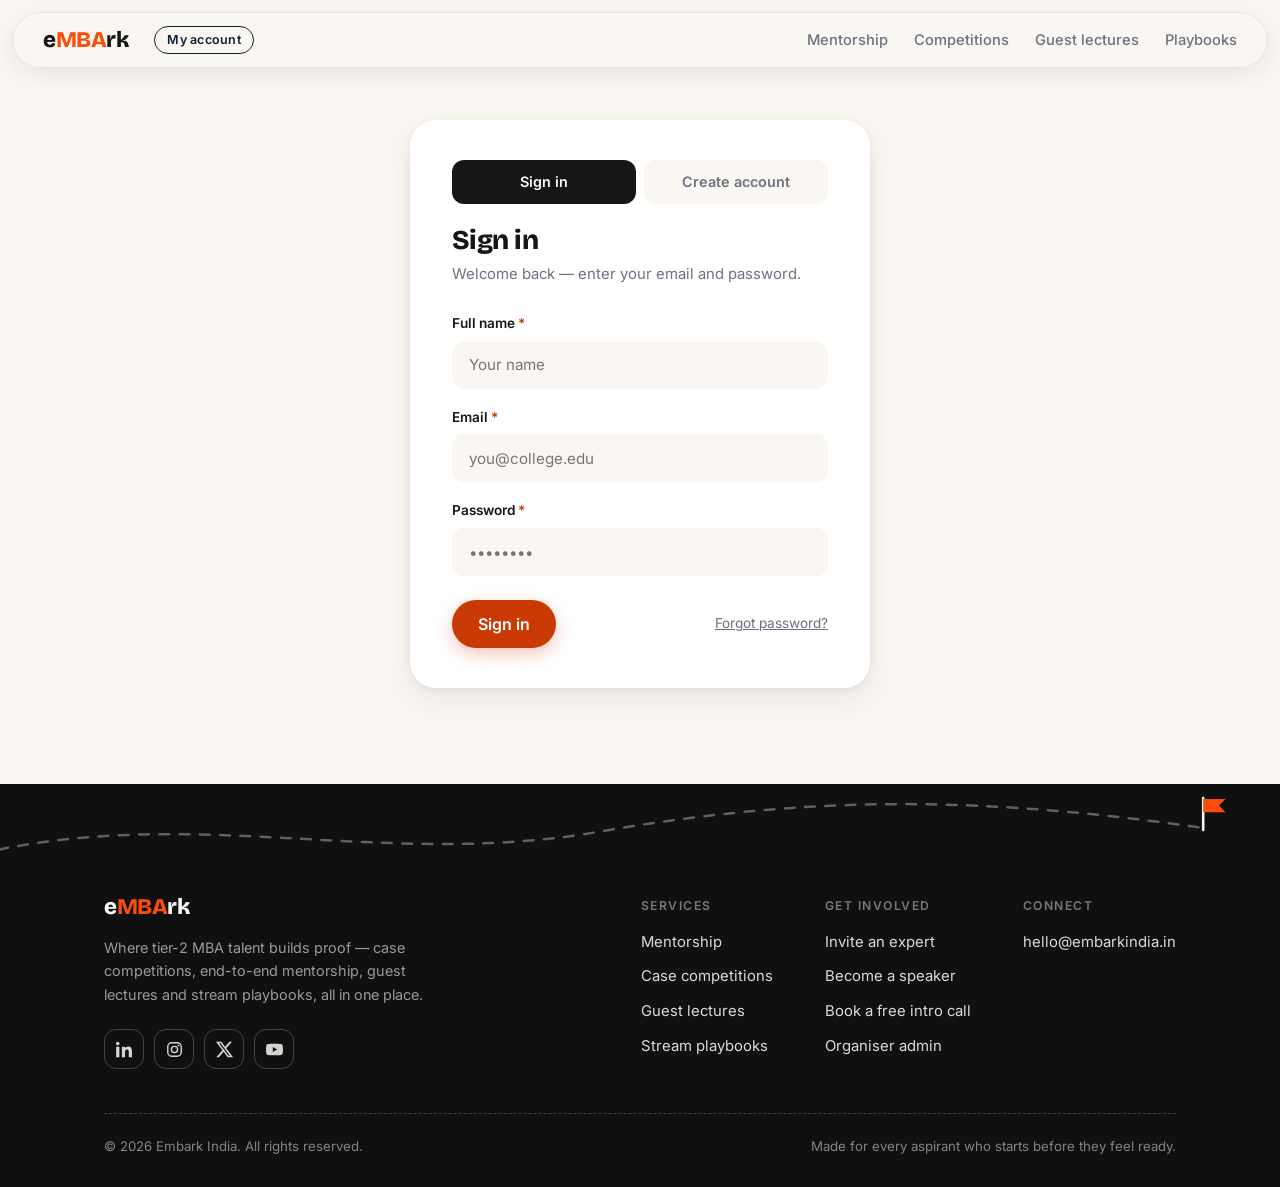
<file: account.html>
<!DOCTYPE html>
<html lang="en">
<head>
<meta charset="UTF-8">
<meta name="viewport" content="width=device-width, initial-scale=1">
<title>My Account — Embark India</title>
<meta name="description" content="Sign in to Embark India to register for case competitions, track your rounds, and download certificates.">
<link rel="preconnect" href="https://fonts.googleapis.com">
<link rel="preconnect" href="https://fonts.gstatic.com" crossorigin>
<link href="https://fonts.googleapis.com/css2?family=Bricolage+Grotesque:opsz,wght@12..96,600;12..96,700;12..96,800&family=Inter:wght@400;500;600&display=swap" rel="stylesheet">
<link rel="stylesheet" href="css/gl.css?v=6">
<style>
  .acct-sec{padding:64px 0 96px;min-height:60vh}
  .acct-card{
    max-width:460px;margin:0 auto;background:var(--white);border-radius:26px;
    box-shadow:var(--shadow-card);padding:40px 42px;
  }
  .acct-card h1{font-size:1.7rem;margin-bottom:8px}
  .acct-card .sub{font-size:.93rem;color:var(--ink-soft);margin-bottom:26px}
  .acct-card form{grid-template-columns:1fr}
  .acct-msg{font-size:.88rem;border-radius:12px;padding:12px 15px;margin-top:14px;display:none}
  .acct-msg.ok{display:block;background:var(--green-soft);color:var(--green)}
  .acct-msg.err{display:block;background:#FEE4E2;color:#B42318}
  .authseg{display:flex;gap:8px;margin-bottom:22px}
  .authseg button{
    flex:1;font-family:var(--body);font-weight:600;font-size:.9rem;
    background:var(--cream);border:1.5px solid transparent;border-radius:12px;
    padding:11px;cursor:pointer;min-height:44px;transition:all .18s;color:var(--ink-soft);
  }
  .authseg button[aria-selected="true"]{background:var(--charcoal);color:var(--cream)}

  .me-wrap{max-width:820px;margin:0 auto}
  .me-head{display:flex;align-items:center;justify-content:space-between;gap:16px;flex-wrap:wrap;margin-bottom:28px}
  .me-head h1{font-size:clamp(1.6rem,3.4vw,2.2rem)}
  .me-card{background:var(--white);border-radius:22px;box-shadow:var(--shadow-card);padding:30px 32px;margin-bottom:22px}
  .me-card h2{font-size:1.15rem;margin-bottom:16px}
  .mc-row{
    display:flex;align-items:center;justify-content:space-between;gap:14px;flex-wrap:wrap;
    padding:15px 0;border-bottom:1px dashed rgba(22,22,22,.14);
  }
  .mc-row:last-child{border-bottom:none}
  .mc-row b{font-family:var(--display);font-weight:700}
  .mc-row small{display:block;color:var(--ink-soft)}
  .mc-status{font-size:.7rem;font-weight:600;letter-spacing:.06em;text-transform:uppercase;border-radius:999px;padding:4px 12px}
  .mcs-live{background:#FEE4E2;color:#B42318}
  .mcs-upcoming{background:var(--green-soft);color:var(--green)}
  .mcs-closed{background:var(--cream-deep);color:var(--ink-soft)}
  .me-empty{color:var(--ink-soft);font-size:.95rem}
  .admin-pill{
    display:inline-flex;align-items:center;gap:7px;font-size:.8rem;font-weight:600;
    background:var(--charcoal);color:var(--orange);border-radius:999px;padding:6px 14px;text-decoration:none;
  }
</style>
</head>
<body>

<nav class="nav" id="site-nav" aria-label="Main">
  <div class="nav-inner">
    <div class="nav-brand">
      <a class="wordmark" href="index.html" aria-label="Embark India home">e<span class="mba">MBA</span>rk<svg class="wm-flag" viewBox="0 0 13 15" aria-hidden="true"><path d="M1.5 15V1" stroke="#161616" stroke-width="1.6" stroke-linecap="round"/><path d="M1.5 1.2h9.5l-2.8 3 2.8 3H1.5z" fill="#FB4D0A"/></svg></a>
      <span class="nav-service">My account</span>
    </div>
    <ul class="nav-links">
      <li><a href="mentorship.html">Mentorship</a></li>
      <li><a href="competitions.html">Competitions</a></li>
      <li><a href="guest-lectures.html">Guest lectures</a></li>
      <li><a href="playbooks.html">Playbooks</a></li>
    </ul>
    <button class="nav-burger" id="nav-burger" aria-label="Open menu" aria-expanded="false">
      <svg viewBox="0 0 24 24" fill="none" stroke="currentColor" stroke-width="2.2" stroke-linecap="round" aria-hidden="true"><path d="M4 7h16M4 12h16M4 17h16"/></svg>
    </button>
  </div>
  <div class="mob-menu" id="mob-menu">
    <a href="mentorship.html">Mentorship</a>
    <a href="competitions.html">Competitions</a>
    <a href="guest-lectures.html">Guest lectures</a>
    <a href="playbooks.html">Playbooks</a>
  </div>
</nav>

<section class="acct-sec">
  <div class="wrap">

    <!-- signed out: email + password -->
    <div class="acct-card" id="signin-card" hidden>
      <div class="authseg" role="tablist">
        <button type="button" id="mode-in" aria-selected="true">Sign in</button>
        <button type="button" id="mode-up" aria-selected="false">Create account</button>
      </div>
      <h1 id="si-title">Sign in</h1>
      <p class="sub" id="si-sub">Welcome back — enter your email and password.</p>
      <form id="auth-form" novalidate>
        <div class="field full" id="f-name" hidden>
          <label for="au-name">Full name <span class="req">*</span></label>
          <input id="au-name" type="text" autocomplete="name" placeholder="Your name">
        </div>
        <div class="field full">
          <label for="au-email">Email <span class="req">*</span></label>
          <input id="au-email" type="email" autocomplete="email" placeholder="you@college.edu" required>
        </div>
        <div class="field full">
          <label for="au-pass">Password <span class="req">*</span></label>
          <input id="au-pass" type="password" autocomplete="current-password" minlength="6" placeholder="••••••••" required>
        </div>
        <div class="form-foot" style="justify-content:space-between;align-items:center">
          <button class="btn btn-primary" type="submit" id="auth-btn">Sign in</button>
          <a href="#" id="forgot" style="font-size:.85rem;color:var(--ink-soft)">Forgot password?</a>
        </div>
      </form>
      <p class="acct-msg" id="si-msg"></p>
    </div>

    <!-- arrived from a password-reset email -->
    <div class="acct-card" id="recover-card" hidden>
      <h1>Set a new password</h1>
      <p class="sub">Choose a new password for your account.</p>
      <form id="recover-form" novalidate>
        <div class="field full">
          <label for="rc-pass">New password <span class="req">*</span></label>
          <input id="rc-pass" type="password" autocomplete="new-password" minlength="6" placeholder="At least 6 characters" required>
        </div>
        <div class="form-foot" style="justify-content:flex-start">
          <button class="btn btn-primary" type="submit">Save password &amp; sign in</button>
        </div>
      </form>
      <p class="acct-msg" id="rc-msg"></p>
    </div>

    <!-- signed in: profile + my competitions -->
    <div class="me-wrap" id="me" hidden>
      <div class="me-head">
        <h1>Hi, <span id="me-name">there</span> 👋</h1>
        <div style="display:flex;gap:10px;align-items:center;flex-wrap:wrap">
          <a class="admin-pill" id="admin-link" href="comp-admin.html" hidden>Admin console →</a>
          <button class="btn btn-ghost btn-sm" id="signout-btn">Sign out</button>
        </div>
      </div>

      <div class="me-card">
        <h2>My competitions</h2>
        <div id="me-comps"><p class="me-empty">Loading…</p></div>
      </div>

      <div class="me-card">
        <h2>Profile</h2>
        <form id="profile-form" novalidate style="grid-template-columns:1fr 1fr">
          <div class="field"><label for="pf-name">Full name (appears on certificates)</label><input id="pf-name" type="text"></div>
          <div class="field"><label for="pf-college">College</label><input id="pf-college" type="text"></div>
          <div class="form-foot">
            <small id="pf-email"></small>
            <button class="btn btn-primary btn-sm" type="submit">Save profile</button>
          </div>
        </form>
        <p class="acct-msg" id="pf-msg"></p>
      </div>

      <div class="me-card">
        <h2>Password</h2>
        <form id="pass-form" novalidate style="grid-template-columns:1fr auto;align-items:end">
          <div class="field"><label for="np-pass">Set / change password</label><input id="np-pass" type="password" autocomplete="new-password" minlength="6" placeholder="At least 6 characters" required></div>
          <button class="btn btn-primary btn-sm" type="submit" style="margin-bottom:2px">Save password</button>
        </form>
        <p class="acct-msg" id="np-msg"></p>
      </div>
    </div>

  </div>
</section>

<footer>
  <svg class="foot-path" viewBox="0 0 1200 90" preserveAspectRatio="none" aria-hidden="true">
    <path class="fp-line" d="M-20 70 C 180 20, 360 85, 560 48 S 920 12, 1128 44" fill="none"/>
    <g transform="translate(1128 44)">
      <path d="M0 2V-30" stroke="#FAF7F2" stroke-width="2.4" stroke-linecap="round"/>
      <path d="M0 -29h21l-6.2 6.6 6.2 6.6H0z" fill="#FB4D0A"/>
    </g>
  </svg>
  <div class="wrap">
    <div class="foot-grid">
      <div class="foot-brand">
        <a class="wordmark" href="index.html" aria-label="Embark India home">e<span class="mba">MBA</span>rk</a>
        <p class="foot-blurb">Where tier-2 MBA talent builds proof — case competitions, end-to-end mentorship, guest lectures and stream playbooks, all in one place.</p>
        <div class="foot-social" aria-label="Social links">
          <a class="soc soc-in" href="#" aria-label="LinkedIn"><svg viewBox="0 0 24 24" fill="currentColor" aria-hidden="true"><path d="M4.98 3.5C4.98 4.88 3.87 6 2.5 6S0 4.88 0 3.5 1.12 1 2.5 1s2.48 1.12 2.48 2.5zM.22 8.16h4.56V23H.22zM8.34 8.16h4.37v2.02h.06c.61-1.15 2.1-2.37 4.32-2.37 4.62 0 5.47 3.04 5.47 6.99V23h-4.55v-7.21c0-1.72-.03-3.93-2.4-3.93-2.4 0-2.77 1.87-2.77 3.8V23H8.34z"/></svg></a>
          <a class="soc soc-ig" href="#" aria-label="Instagram"><svg viewBox="0 0 24 24" fill="none" stroke="currentColor" stroke-width="2" aria-hidden="true"><rect x="2.5" y="2.5" width="19" height="19" rx="5.5"/><circle cx="12" cy="12" r="4.4"/><circle cx="17.6" cy="6.4" r="1.3" fill="currentColor" stroke="none"/></svg></a>
          <a class="soc soc-x" href="#" aria-label="X (Twitter)"><svg viewBox="0 0 24 24" fill="currentColor" aria-hidden="true"><path d="M18.9 1.15h3.68l-8.04 9.19L24 22.85h-7.41l-5.8-7.58-6.64 7.58H.47l8.6-9.83L0 1.15h7.59l5.24 6.93zm-1.29 19.5h2.04L6.49 3.24H4.3z"/></svg></a>
          <a class="soc soc-yt" href="#" aria-label="YouTube"><svg viewBox="0 0 24 24" fill="currentColor" aria-hidden="true"><path d="M23.5 6.5a3.02 3.02 0 0 0-2.12-2.14C19.5 3.85 12 3.85 12 3.85s-7.5 0-9.38.51A3.02 3.02 0 0 0 .5 6.5 31.6 31.6 0 0 0 0 12a31.6 31.6 0 0 0 .5 5.5 3.02 3.02 0 0 0 2.12 2.14c1.88.51 9.38.51 9.38.51s7.5 0 9.38-.51a3.02 3.02 0 0 0 2.12-2.14A31.6 31.6 0 0 0 24 12a31.6 31.6 0 0 0-.5-5.5zM9.6 15.57V8.43L15.83 12z"/></svg></a>
        </div>
      </div>
      <div class="foot-links">
        <div>
          <h4>Services</h4>
          <ul>
            <li><a href="mentorship.html">Mentorship</a></li>
            <li><a href="competitions.html">Case competitions</a></li>
            <li><a href="guest-lectures.html">Guest lectures</a></li>
            <li><a href="playbooks.html">Stream playbooks</a></li>
          </ul>
        </div>
        <div>
          <h4>Get involved</h4>
          <ul>
            <li><a href="invite-expert.html">Invite an expert</a></li>
            <li><a href="become-speaker.html">Become a speaker</a></li>
            <li><a href="mentorship.html#intro">Book a free intro call</a></li>
            <li><a href="comp-admin.html">Organiser admin</a></li>
          </ul>
        </div>
        <div>
          <h4>Connect</h4>
          <ul>
            <li><a href="mailto:hello@embarkindia.in">hello@embarkindia.in</a></li>
          </ul>
        </div>
      </div>
    </div>
    <div class="foot-base">
      <span>© 2026 Embark India. All rights reserved.</span>
      <span>Made for every aspirant who starts before they feel ready.</span>
    </div>
  </div>
</footer>

<script src="assets/vendor/supabase.js"></script>
<script src="js/db.js?v=6"></script>
<script>
  const $ = id => document.getElementById(id);
  const msg = (el, text, kind) => { el.textContent = text; el.className = 'acct-msg ' + kind; };

  const stClass = c => {
    const now = new Date();
    if (now > new Date(c.end)) return ['closed', 'Closed'];
    if (now >= new Date(c.start)) return ['live', 'Live'];
    return ['upcoming', 'Upcoming'];
  };

  async function render() {
    let user = null;
    try { user = await sbUser(); } catch (e) {}
    $('signin-card').hidden = !!user;
    $('me').hidden = !user;
    if (!user) return;

    const p = await sbProfile();
    $('me-name').textContent = (p && p.name) || 'there';
    $('pf-name').value = (p && p.name) || '';
    $('pf-college').value = (p && p.college) || '';
    $('pf-email').textContent = 'Signed in as ' + user.email;
    $('admin-link').hidden = !(p && p.is_admin);

    try {
      const regs = await dbMyRegs();
      if (!regs.length) {
        $('me-comps').innerHTML = '<p class="me-empty">You haven\'t registered for anything yet. <a href="competitions.html">Explore competitions →</a></p>';
      } else {
        const comps = await dbComps(true);
        $('me-comps').innerHTML = regs.map(r => {
          const c = comps.find(x => x.id === r.comp_id);
          if (!c) return '';
          const [k, label] = stClass(c);
          return `<div class="mc-row">
            <div><b>${c.title}</b><small>${r.team_name || 'Solo'} · ${(r.members || []).length} member${(r.members || []).length > 1 ? 's' : ''}</small></div>
            <div style="display:flex;gap:10px;align-items:center">
              <span class="mc-status mcs-${k}">${label}</span>
              <a class="btn btn-ghost btn-sm" href="competition.html?c=${c.id}">Open</a>
            </div>
          </div>`;
        }).join('');
      }
    } catch (e) {
      $('me-comps').innerHTML = '<p class="me-empty">Could not load competitions yet.</p>';
    }
  }

  // ----- sign in / create account (email + password) -----
  let authMode = 'in';
  const setMode = m => {
    authMode = m;
    $('mode-in').setAttribute('aria-selected', m === 'in');
    $('mode-up').setAttribute('aria-selected', m === 'up');
    $('f-name').hidden = m === 'in';
    $('au-name').required = m === 'up';
    $('si-title').textContent = m === 'in' ? 'Sign in' : 'Create your account';
    $('si-sub').textContent = m === 'in'
      ? 'Welcome back — enter your email and password.'
      : 'One account for registrations, submissions, and certificates.';
    $('auth-btn').textContent = m === 'in' ? 'Sign in' : 'Create account';
    $('au-pass').autocomplete = m === 'in' ? 'current-password' : 'new-password';
    $('forgot').style.display = m === 'in' ? '' : 'none';
    $('si-msg').className = 'acct-msg';
  };
  $('mode-in').addEventListener('click', () => setMode('in'));
  $('mode-up').addEventListener('click', () => setMode('up'));

  $('auth-form').addEventListener('submit', async e => {
    e.preventDefault();
    const form = e.target;
    if (!form.checkValidity()) { form.reportValidity(); return; }
    const email = $('au-email').value.trim();
    const pass = $('au-pass').value;
    const btn = $('auth-btn');
    btn.disabled = true; btn.textContent = authMode === 'in' ? 'Signing in…' : 'Creating…';
    if (authMode === 'in') {
      const { error } = await sbSignIn(email, pass);
      btn.disabled = false; btn.textContent = 'Sign in';
      if (error) {
        msg($('si-msg'), /invalid/i.test(error.message)
          ? 'Wrong email or password. If you signed up earlier without a password, use "Forgot password?" to set one.'
          : error.message, 'err');
        return;
      }
      render();
    } else {
      const name = $('au-name').value.trim();
      const { data, error } = await sbSignUp(email, pass, name);
      btn.disabled = false; btn.textContent = 'Create account';
      if (error) {
        msg($('si-msg'), /already registered/i.test(error.message)
          ? 'This email already has an account — switch to Sign in (or use "Forgot password?").'
          : error.message, 'err');
        return;
      }
      if (data && data.session) { render(); return; }
      msg($('si-msg'), 'Account created! Check your inbox for a confirmation email, click the link, then sign in here.', 'ok');
      setMode('in');
    }
  });

  $('forgot').addEventListener('click', async e => {
    e.preventDefault();
    const email = $('au-email').value.trim();
    if (!email) { msg($('si-msg'), 'Type your email above first, then click "Forgot password?".', 'err'); return; }
    const { error } = await sbResetPassword(email);
    msg($('si-msg'), error ? error.message :
      'Password reset link sent to ' + email + ' — click it and you\'ll be back here to set a new password.', error ? 'err' : 'ok');
  });

  // ----- arriving from a password-reset email -----
  $('recover-form').addEventListener('submit', async e => {
    e.preventDefault();
    const { error } = await sbUpdatePassword($('rc-pass').value);
    if (error) { msg($('rc-msg'), error.message, 'err'); return; }
    $('recover-card').hidden = true;
    render();
  });

  sbOnAuthChange((event) => {
    if (event === 'PASSWORD_RECOVERY') {
      $('signin-card').hidden = true;
      $('me').hidden = true;
      $('recover-card').hidden = false;
      return;
    }
    if (event === 'SIGNED_IN' || event === 'SIGNED_OUT') render();
  });

  $('signout-btn').addEventListener('click', async () => { await sbSignOut(); render(); });

  $('pass-form').addEventListener('submit', async e => {
    e.preventDefault();
    const form = e.target;
    if (!form.checkValidity()) { form.reportValidity(); return; }
    const { error } = await sbUpdatePassword($('np-pass').value);
    msg($('np-msg'), error ? error.message : 'Password saved — from now on you can sign in with email + password.', error ? 'err' : 'ok');
    if (!error) $('np-pass').value = '';
  });

  $('profile-form').addEventListener('submit', async e => {
    e.preventDefault();
    const { error } = await sbSaveProfile($('pf-name').value.trim(), $('pf-college').value.trim());
    msg($('pf-msg'), error ? error.message : 'Profile saved.', error ? 'err' : 'ok');
    if (!error) $('me-name').textContent = $('pf-name').value.trim() || 'there';
  });

  render();
</script>
<script src="js/nav.js?v=2" defer></script>
</body>
</html>
</file>
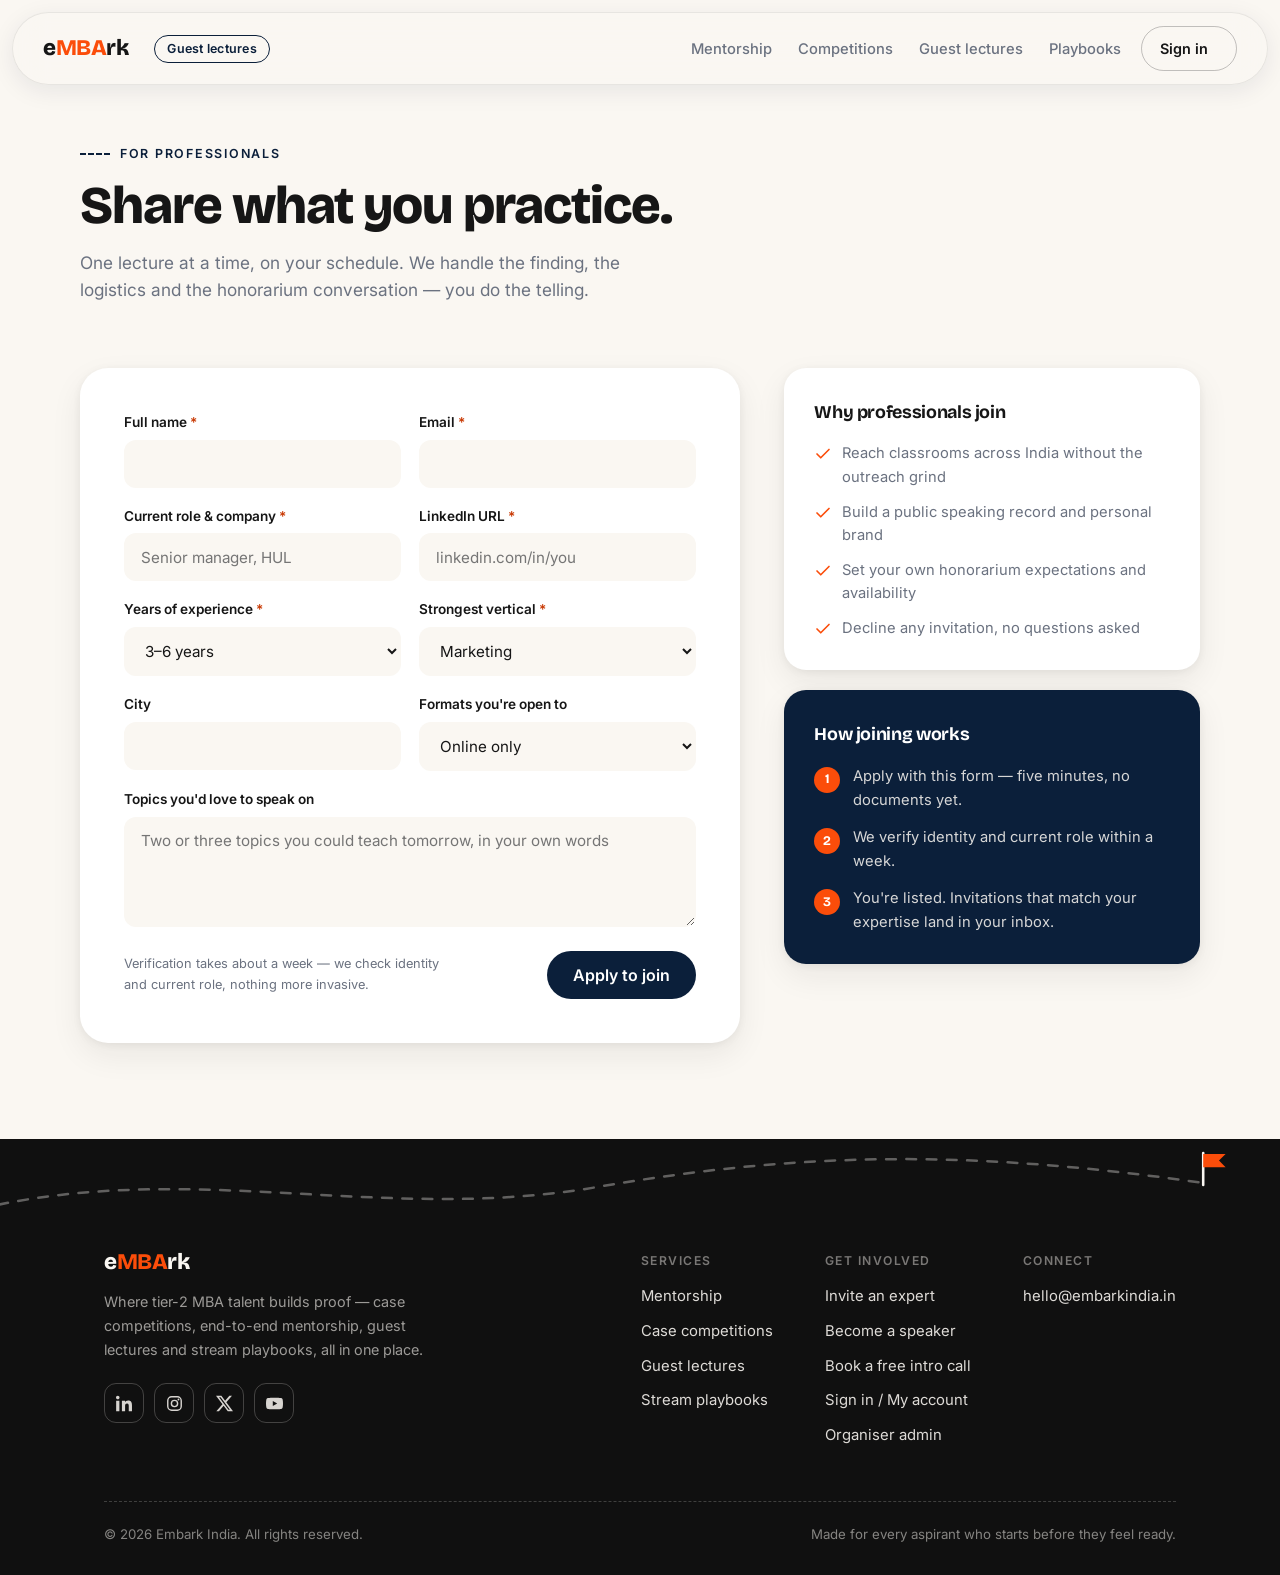
<file: become-speaker.html>
<!DOCTYPE html>
<html lang="en">
<head>
<meta charset="UTF-8">
<meta name="viewport" content="width=device-width, initial-scale=1">
<title>Become a speaker — Embark India</title>
<meta name="description" content="Share what you practice with the next batch of managers. Apply to join Embark India's verified speaker community — free for professionals.">
<link rel="preconnect" href="https://fonts.googleapis.com">
<link rel="preconnect" href="https://fonts.gstatic.com" crossorigin>
<link href="https://fonts.googleapis.com/css2?family=Bricolage+Grotesque:opsz,wght@12..96,600;12..96,700;12..96,800&family=Inter:wght@400;500;600&display=swap" rel="stylesheet">
<link rel="stylesheet" href="css/gl.css?v=6">
</head>
<body>

<nav class="nav" id="site-nav" aria-label="Main">
  <div class="nav-inner">
    <div class="nav-brand">
      <a class="wordmark" href="index.html" aria-label="Embark India home">e<span class="mba">MBA</span>rk<svg class="wm-flag" viewBox="0 0 13 15" aria-hidden="true"><path d="M1.5 15V1" stroke="#161616" stroke-width="1.6" stroke-linecap="round"/><path d="M1.5 1.2h9.5l-2.8 3 2.8 3H1.5z" fill="#FB4D0A"/></svg></a>
      <span class="nav-service">Guest lectures</span>
    </div>
    <ul class="nav-links">
      <li><a href="mentorship.html">Mentorship</a></li>
      <li><a href="competitions.html">Competitions</a></li>
      <li><a href="guest-lectures.html">Guest lectures</a></li>
      <li><a href="playbooks.html">Playbooks</a></li>
    </ul>
    <a class="btn btn-ghost btn-sm nav-signin" href="account.html">Sign in</a>
    <button class="nav-burger" id="nav-burger" aria-label="Open menu" aria-expanded="false">
      <svg viewBox="0 0 24 24" fill="none" stroke="currentColor" stroke-width="2.2" stroke-linecap="round" aria-hidden="true"><path d="M4 7h16M4 12h16M4 17h16"/></svg>
    </button>
  </div>
  <div class="mob-menu" id="mob-menu">
    <a href="mentorship.html">Mentorship</a>
    <a href="competitions.html">Competitions</a>
    <a href="guest-lectures.html">Guest lectures</a>
    <a href="playbooks.html">Playbooks</a>
    <a href="account.html">Sign in / My account</a>
  </div>
</nav>

<div class="wrap req-hero">
  <p class="eyebrow">For professionals</p>
  <h1>Share what you practice.</h1>
  <p class="lead">One lecture at a time, on your schedule. We handle the finding, the logistics and the honorarium conversation — you do the telling.</p>
</div>

<div class="wrap req-layout">
  <div class="req-form-card">
    <form id="form-expert" novalidate>
      <div class="field"><label for="e-name">Full name <span class="req">*</span></label><input id="e-name" name="name" type="text" autocomplete="name" required></div>
      <div class="field"><label for="e-email">Email <span class="req">*</span></label><input id="e-email" name="email" type="email" autocomplete="email" required></div>
      <div class="field"><label for="e-role">Current role &amp; company <span class="req">*</span></label><input id="e-role" name="role" type="text" placeholder="Senior manager, HUL" required></div>
      <div class="field"><label for="e-linkedin">LinkedIn URL <span class="req">*</span></label><input id="e-linkedin" name="linkedin" type="url" placeholder="linkedin.com/in/you" required></div>
      <div class="field"><label for="e-exp">Years of experience <span class="req">*</span></label>
        <select id="e-exp" name="experience" required>
          <option>3–6 years</option><option>6–10 years</option><option>10–15 years</option><option>15+ years</option>
        </select>
      </div>
      <div class="field"><label for="e-vert">Strongest vertical <span class="req">*</span></label>
        <select id="e-vert" name="vertical" required></select>
      </div>
      <div class="field"><label for="e-city">City</label><input id="e-city" name="city" type="text" autocomplete="address-level2"></div>
      <div class="field"><label for="e-format">Formats you're open to</label>
        <select id="e-format" name="format">
          <option>Online only</option><option>On campus only</option><option>Both</option>
        </select>
      </div>
      <div class="field full"><label for="e-topics">Topics you'd love to speak on</label><textarea id="e-topics" name="topics" placeholder="Two or three topics you could teach tomorrow, in your own words"></textarea></div>
      <div class="form-foot">
        <small>Verification takes about a week — we check identity and current role, nothing more invasive.</small>
        <button class="btn btn-green" type="submit">Apply to join</button>
      </div>
    </form>
    <div class="form-success" id="success-expert">
      <div class="tick-ring" aria-hidden="true"><svg viewBox="0 0 24 24" width="30" height="30" fill="none" stroke="currentColor" stroke-width="2.4" stroke-linecap="round" stroke-linejoin="round"><path d="M20 6 9 17l-5-5"/></svg></div>
      <h3>Application received</h3>
      <p>We'll begin verification and get back within a week. Meanwhile, think about the topic you'd open with.</p>
    </div>
  </div>

  <aside class="req-aside">
    <div class="aside-card">
      <h3>Why professionals join</h3>
      <ul class="aside-check">
        <li><svg viewBox="0 0 24 24" fill="none" stroke="currentColor" stroke-width="2.2" stroke-linecap="round" stroke-linejoin="round" aria-hidden="true"><path d="M20 6 9 17l-5-5"/></svg>Reach classrooms across India without the outreach grind</li>
        <li><svg viewBox="0 0 24 24" fill="none" stroke="currentColor" stroke-width="2.2" stroke-linecap="round" stroke-linejoin="round" aria-hidden="true"><path d="M20 6 9 17l-5-5"/></svg>Build a public speaking record and personal brand</li>
        <li><svg viewBox="0 0 24 24" fill="none" stroke="currentColor" stroke-width="2.2" stroke-linecap="round" stroke-linejoin="round" aria-hidden="true"><path d="M20 6 9 17l-5-5"/></svg>Set your own honorarium expectations and availability</li>
        <li><svg viewBox="0 0 24 24" fill="none" stroke="currentColor" stroke-width="2.2" stroke-linecap="round" stroke-linejoin="round" aria-hidden="true"><path d="M20 6 9 17l-5-5"/></svg>Decline any invitation, no questions asked</li>
      </ul>
    </div>
    <div class="aside-card green">
      <h3>How joining works</h3>
      <ol class="aside-steps">
        <li><span class="n">1</span>Apply with this form — five minutes, no documents yet.</li>
        <li><span class="n">2</span>We verify identity and current role within a week.</li>
        <li><span class="n">3</span>You're listed. Invitations that match your expertise land in your inbox.</li>
      </ol>
    </div>
  </aside>
</div>

<footer>
  <svg class="foot-path" viewBox="0 0 1200 90" preserveAspectRatio="none" aria-hidden="true">
    <path class="fp-line" d="M-20 70 C 180 20, 360 85, 560 48 S 920 12, 1128 44" fill="none"/>
    <g transform="translate(1128 44)">
      <path d="M0 2V-30" stroke="#FAF7F2" stroke-width="2.4" stroke-linecap="round"/>
      <path d="M0 -29h21l-6.2 6.6 6.2 6.6H0z" fill="#FB4D0A"/>
    </g>
  </svg>
  <div class="wrap">
    <div class="foot-grid">
      <div class="foot-brand">
        <a class="wordmark" href="index.html" aria-label="Embark India home">e<span class="mba">MBA</span>rk</a>
        <p class="foot-blurb">Where tier-2 MBA talent builds proof — case competitions, end-to-end mentorship, guest lectures and stream playbooks, all in one place.</p>
        <div class="foot-social" aria-label="Social links">
          <a class="soc soc-in" href="#" aria-label="LinkedIn"><svg viewBox="0 0 24 24" fill="currentColor" aria-hidden="true"><path d="M4.98 3.5C4.98 4.88 3.87 6 2.5 6S0 4.88 0 3.5 1.12 1 2.5 1s2.48 1.12 2.48 2.5zM.22 8.16h4.56V23H.22zM8.34 8.16h4.37v2.02h.06c.61-1.15 2.1-2.37 4.32-2.37 4.62 0 5.47 3.04 5.47 6.99V23h-4.55v-7.21c0-1.72-.03-3.93-2.4-3.93-2.4 0-2.77 1.87-2.77 3.8V23H8.34z"/></svg></a>
          <a class="soc soc-ig" href="#" aria-label="Instagram"><svg viewBox="0 0 24 24" fill="none" stroke="currentColor" stroke-width="2" aria-hidden="true"><rect x="2.5" y="2.5" width="19" height="19" rx="5.5"/><circle cx="12" cy="12" r="4.4"/><circle cx="17.6" cy="6.4" r="1.3" fill="currentColor" stroke="none"/></svg></a>
          <a class="soc soc-x" href="#" aria-label="X (Twitter)"><svg viewBox="0 0 24 24" fill="currentColor" aria-hidden="true"><path d="M18.9 1.15h3.68l-8.04 9.19L24 22.85h-7.41l-5.8-7.58-6.64 7.58H.47l8.6-9.83L0 1.15h7.59l5.24 6.93zm-1.29 19.5h2.04L6.49 3.24H4.3z"/></svg></a>
          <a class="soc soc-yt" href="#" aria-label="YouTube"><svg viewBox="0 0 24 24" fill="currentColor" aria-hidden="true"><path d="M23.5 6.5a3.02 3.02 0 0 0-2.12-2.14C19.5 3.85 12 3.85 12 3.85s-7.5 0-9.38.51A3.02 3.02 0 0 0 .5 6.5 31.6 31.6 0 0 0 0 12a31.6 31.6 0 0 0 .5 5.5 3.02 3.02 0 0 0 2.12 2.14c1.88.51 9.38.51 9.38.51s7.5 0 9.38-.51a3.02 3.02 0 0 0 2.12-2.14A31.6 31.6 0 0 0 24 12a31.6 31.6 0 0 0-.5-5.5zM9.6 15.57V8.43L15.83 12z"/></svg></a>
        </div>
      </div>
      <div class="foot-links">
        <div>
          <h4>Services</h4>
          <ul>
            <li><a href="mentorship.html">Mentorship</a></li>
            <li><a href="competitions.html">Case competitions</a></li>
            <li><a href="guest-lectures.html">Guest lectures</a></li>
            <li><a href="playbooks.html">Stream playbooks</a></li>
          </ul>
        </div>
        <div>
          <h4>Get involved</h4>
          <ul>
            <li><a href="invite-expert.html">Invite an expert</a></li>
            <li><a href="become-speaker.html">Become a speaker</a></li>
            <li><a href="mentorship.html#intro">Book a free intro call</a></li>
            <li><a href="account.html">Sign in / My account</a></li>
            <li><a href="comp-admin.html">Organiser admin</a></li>
          </ul>
        </div>
        <div>
          <h4>Connect</h4>
          <ul>
            <li><a href="mailto:hello@embarkindia.in">hello@embarkindia.in</a></li>
          </ul>
        </div>
      </div>
    </div>
    <div class="foot-base">
      <span>© 2026 Embark India. All rights reserved.</span>
      <span>Made for every aspirant who starts before they feel ready.</span>
    </div>
  </div>
</footer>

<script>
  const VERT_NAMES = ['Marketing','Sales','Communication','Statistics','Finance','Analytics','Economics','Supply chain','Market Research','Entrepreneurship','Consulting','Strategy','Product Management','Project Management','Something else'];
  document.getElementById('e-vert').innerHTML = VERT_NAMES.map(n => `<option>${n}</option>`).join('');
  const form = document.getElementById('form-expert');
  form.addEventListener('submit', e => {
    e.preventDefault();
    if (!form.checkValidity()) { form.reportValidity(); return; }
    form.style.display = 'none';
    document.getElementById('success-expert').classList.add('show');
  });
</script>
<script src="js/nav.js?v=2" defer></script>
</body>
</html>
</file>
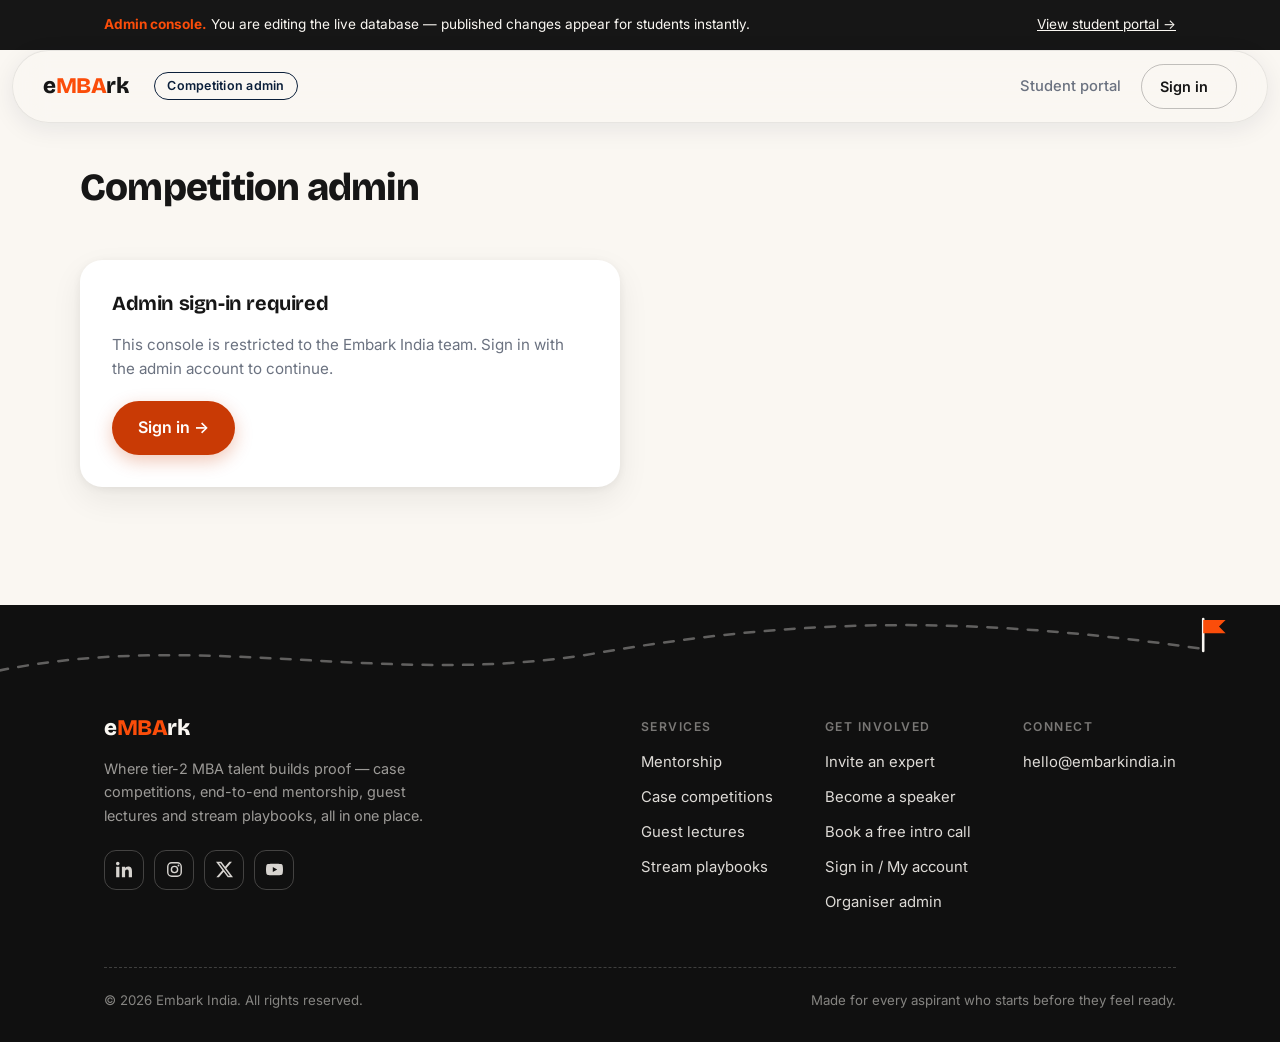
<file: comp-admin.html>
<!DOCTYPE html>
<html lang="en">
<head>
<meta charset="UTF-8">
<meta name="viewport" content="width=device-width, initial-scale=1">
<title>Competition Admin — Embark India</title>
<meta name="robots" content="noindex">
<link rel="preconnect" href="https://fonts.googleapis.com">
<link rel="preconnect" href="https://fonts.gstatic.com" crossorigin>
<link href="https://fonts.googleapis.com/css2?family=Bricolage+Grotesque:opsz,wght@12..96,600;12..96,700;12..96,800&family=Inter:wght@400;500;600&display=swap" rel="stylesheet">
<link rel="stylesheet" href="css/gl.css?v=6">
<style>
  .adm-banner{background:var(--charcoal);color:var(--cream);padding:14px 0;font-size:.85rem}
  .adm-banner .wrap{display:flex;justify-content:space-between;gap:12px;flex-wrap:wrap}
  .adm-banner b{color:var(--orange)}
  .adm-head{padding:44px 0 24px}
  .adm-tabs{display:flex;gap:6px;flex-wrap:wrap;margin-top:22px}
  .at-btn{
    font-family:var(--body);font-weight:600;font-size:.9rem;color:var(--ink-soft);
    background:var(--white);border:1.5px solid transparent;border-radius:999px;
    padding:10px 20px;cursor:pointer;min-height:44px;box-shadow:var(--shadow-card);transition:all .18s;
  }
  .at-btn[aria-selected="true"]{background:var(--charcoal);color:var(--cream)}
  .adm-body{padding:28px 0 96px}
  .adm-card{background:var(--white);border-radius:22px;box-shadow:var(--shadow-card);padding:32px;margin-bottom:22px}
  .adm-card h2{font-size:1.25rem;margin-bottom:18px}
  table.adm{width:100%;border-collapse:collapse;font-size:.9rem}
  table.adm th{
    text-align:left;font-size:.72rem;font-weight:600;letter-spacing:.08em;text-transform:uppercase;
    color:var(--ink-soft);padding:10px 12px;border-bottom:1.5px solid rgba(22,22,22,.15);white-space:nowrap;
  }
  table.adm td{padding:13px 12px;border-bottom:1px dashed rgba(22,22,22,.12);vertical-align:top}
  .pill{font-size:.7rem;font-weight:600;letter-spacing:.05em;text-transform:uppercase;border-radius:999px;padding:4px 11px;white-space:nowrap}
  .pl-live{background:#FEE4E2;color:#B42318}
  .pl-upcoming{background:var(--green-soft);color:var(--green)}
  .pl-closed{background:var(--cream-deep);color:var(--ink-soft)}
  .pl-draft{background:var(--orange-soft);color:var(--orange-deep)}
  .row-actions{display:flex;gap:6px;flex-wrap:wrap}
  .mini-btn{
    font-family:var(--body);font-weight:600;font-size:.76rem;color:var(--charcoal);
    background:var(--cream);border:none;border-radius:999px;padding:7px 13px;cursor:pointer;
    text-decoration:none;display:inline-block;min-height:32px;
  }
  .mini-btn:hover{background:var(--cream-deep)}
  .mini-btn.danger{color:#B42318}
  .adm-card form{display:grid;grid-template-columns:1fr 1fr;gap:16px}
  .round-editor{
    grid-column:1/-1;border:1.5px dashed rgba(22,22,22,.25);border-radius:14px;padding:18px;
    display:grid;grid-template-columns:1fr 1fr 1fr auto;gap:12px;align-items:end;
  }
  .round-editor .field{margin:0}
  .sel-row{display:flex;gap:14px;flex-wrap:wrap;margin-bottom:20px}
  .sel-row .field{min-width:240px}
  .check-team{
    display:flex;align-items:center;gap:12px;padding:12px 14px;border:1.5px solid rgba(22,22,22,.12);
    border-radius:12px;margin-bottom:8px;cursor:pointer;transition:border-color .15s;
  }
  .check-team:hover{border-color:rgba(22,22,22,.35)}
  .check-team input{width:19px;height:19px;accent-color:#FB4D0A}
  .check-team b{font-size:.92rem}
  .check-team small{color:var(--ink-soft);font-size:.78rem}
  .adm-sect{
    grid-column:1/-1;font-family:var(--display);font-weight:700;font-size:1.02rem;
    padding:16px 0 2px;margin-top:10px;border-top:1.5px dashed rgba(22,22,22,.18);
  }
  .adm-sect small{display:block;font-family:var(--body);font-weight:500;font-size:.8rem;color:var(--ink-soft)}
  .adm-sect:first-of-type{border-top:none;margin-top:0;padding-top:0}
  .inst-opts{
    display:grid;grid-template-columns:repeat(auto-fill,minmax(230px,1fr));gap:6px;
    max-height:230px;overflow:auto;border:1.5px dashed rgba(22,22,22,.22);border-radius:12px;padding:12px;
  }
  .inst-opt{display:flex;gap:9px;align-items:center;font-size:.85rem;cursor:pointer;padding:4px 6px;border-radius:8px}
  .inst-opt:hover{background:var(--cream)}
  .inst-opt input{width:17px;height:17px;accent-color:#FB4D0A;flex:none}
  .adm-note{font-size:.82rem;color:var(--ink-soft);background:var(--cream);border-radius:10px;padding:11px 14px;margin-top:14px}
  .save-ok{display:none;color:var(--green);font-weight:600;font-size:.88rem;margin-left:12px}
  .save-ok.show{display:inline}
  [role="tabpanel"][hidden]{display:none}
  @media (max-width:860px){
    .adm-card form{grid-template-columns:1fr}
    .round-editor{grid-template-columns:1fr}
    .adm-card{padding:22px 18px;overflow-x:auto}
  }
</style>
</head>
<body>

<div class="adm-banner">
  <div class="wrap">
    <span><b>Admin console.</b> You are editing the live database — published changes appear for students instantly.</span>
    <a href="competitions.html" style="color:var(--cream)">View student portal →</a>
  </div>
</div>

<nav class="nav" id="site-nav" aria-label="Main">
  <div class="nav-inner">
    <div class="nav-brand">
      <a class="wordmark" href="index.html" aria-label="Embark India home">e<span class="mba">MBA</span>rk<svg class="wm-flag" viewBox="0 0 13 15" aria-hidden="true"><path d="M1.5 15V1" stroke="#161616" stroke-width="1.6" stroke-linecap="round"/><path d="M1.5 1.2h9.5l-2.8 3 2.8 3H1.5z" fill="#FB4D0A"/></svg></a>
      <span class="nav-service">Competition admin</span>
    </div>
    <ul class="nav-links">
      <li><a href="competitions.html">Student portal</a></li>
    </ul>
    <a class="btn btn-ghost btn-sm nav-signin" href="account.html">Sign in</a>
    <a class="btn btn-primary btn-sm" href="#" id="new-comp-btn">+ New competition</a>
    <button class="nav-burger" id="nav-burger" aria-label="Open menu" aria-expanded="false">
      <svg viewBox="0 0 24 24" fill="none" stroke="currentColor" stroke-width="2.2" stroke-linecap="round" aria-hidden="true"><path d="M4 7h16M4 12h16M4 17h16"/></svg>
    </button>
  </div>
  <div class="mob-menu" id="mob-menu">
    <a href="competitions.html">Student portal</a>
    <a href="#" style="color:var(--orange-deep)">+ New competition</a>
    <a href="account.html">Sign in / My account</a>
  </div>
</nav>

<div class="wrap adm-head">
  <h1 style="font-size:clamp(1.7rem,3.6vw,2.4rem)">Competition admin</h1>
  <div class="adm-tabs" role="tablist">
    <button class="at-btn" role="tab" aria-selected="true" data-t="list">Competitions</button>
    <button class="at-btn" role="tab" aria-selected="false" data-t="create">Create / edit</button>
    <button class="at-btn" role="tab" aria-selected="false" data-t="regs">Registrations</button>
    <button class="at-btn" role="tab" aria-selected="false" data-t="prog">Round progression</button>
    <button class="at-btn" role="tab" aria-selected="false" data-t="results">Results & certificates</button>
  </div>
</div>

<div class="wrap adm-body">

  <div id="panel-list" role="tabpanel">
    <div class="adm-card" style="overflow-x:auto">
      <h2>All competitions</h2>
      <table class="adm">
        <thead><tr><th>Competition</th><th>Status (auto)</th><th>Visibility</th><th>Fee</th><th>Regs</th><th>Dates</th><th>Actions</th></tr></thead>
        <tbody id="comp-rows"></tbody>
      </table>
      <p class="adm-note">Status is computed from dates — Live competitions appear on the home page and competitions page automatically, and drop off when the end date passes. There is no manual toggle, by design (spec 5.2).</p>
    </div>
  </div>

  <div id="panel-create" role="tabpanel" hidden>
    <div class="adm-card">
      <h2 id="create-title">Create competition</h2>
      <form id="comp-form" novalidate>
        <div class="adm-sect">Header section<small>Everything here builds the top of the competition page — logo, title, tagline, deadline, team size, eligibility, and banners.</small></div>
        <div class="field"><label>Title <span class="req">*</span></label><input id="cf-title" type="text" required></div>
        <div class="field"><label>Host / brand <span class="req">*</span></label><input id="cf-host" type="text" placeholder="Embark India × Sponsor" required></div>
        <div class="field full"><label>Tagline (one line shown under the title)</label><input id="cf-tagline" type="text" placeholder="A leadership platform empowering the next generation of…"></div>
        <div class="field"><label>Category / stream</label>
          <select id="cf-cat"><option>Marketing</option><option>Finance</option><option>Operations</option><option>Analytics</option><option>Human Resources</option><option>Strategy</option><option>General Management</option></select>
        </div>
        <div class="field"><label>Banner style</label>
          <select id="cf-banner"><option value="orange">Orange</option><option value="green">Green</option><option value="dark">Dark</option><option value="charcoal">Charcoal dots</option></select>
        </div>
        <div class="field"><label>Registration fee (₹, 0 = free)</label><input id="cf-fee" type="number" min="0" value="0"></div>
        <div class="field"><label>Team size (min–max)</label>
          <div style="display:flex;gap:8px"><input id="cf-tmin" type="number" min="1" max="6" value="1" style="width:50%"><input id="cf-tmax" type="number" min="1" max="6" value="4" style="width:50%"></div>
        </div>
        <div class="field full"><label>Description <span class="req">*</span></label><textarea id="cf-about" required></textarea></div>
        <div class="field full"><label>Eligibility</label><input id="cf-elig" type="text" placeholder="MBA/PGDM students of any year…"></div>
        <div class="field full"><label>Rules (one per line)</label><textarea id="cf-rules" placeholder="Teams of 1–4&#10;Decks in PDF, max 12 slides"></textarea></div>
        <div class="adm-sect">Rewards<small>Fill only the ranks you're offering — empty ranks don't appear on the page.</small></div>
        <div class="field full round-editor" style="grid-template-columns:1fr 1fr 1fr">
          <div class="field" style="grid-column:1/-1"><b style="font-family:var(--display)">🥇 Winner</b></div>
          <div class="field"><label>Cash prize</label><input id="rw-winner-cash" type="text" placeholder="₹30,000"></div>
          <div class="field"><label>Description</label><input id="rw-winner-desc" type="text" placeholder="Champions of the challenge"></div>
          <div class="field"><label>Other benefits</label><input id="rw-winner-ben" type="text" placeholder="PPI interviews + certificate"></div>
        </div>
        <div class="field full round-editor" style="grid-template-columns:1fr 1fr 1fr">
          <div class="field" style="grid-column:1/-1"><b style="font-family:var(--display)">🥈 Runner-up</b></div>
          <div class="field"><label>Cash prize</label><input id="rw-runner-cash" type="text" placeholder="₹15,000"></div>
          <div class="field"><label>Description</label><input id="rw-runner-desc" type="text"></div>
          <div class="field"><label>Other benefits</label><input id="rw-runner-ben" type="text"></div>
        </div>
        <div class="field full round-editor" style="grid-template-columns:1fr 1fr 1fr">
          <div class="field" style="grid-column:1/-1"><b style="font-family:var(--display)">🥉 Second runner-up</b></div>
          <div class="field"><label>Cash prize</label><input id="rw-second-cash" type="text" placeholder="₹5,000"></div>
          <div class="field"><label>Description</label><input id="rw-second-desc" type="text"></div>
          <div class="field"><label>Other benefits</label><input id="rw-second-ben" type="text"></div>
        </div>
        <div class="field"><label style="display:flex;align-items:center;gap:10px;cursor:pointer"><input type="checkbox" id="cf-ppo" style="width:18px;height:18px;accent-color:#FB4D0A">PPO / PPI track</label></div>
        <div class="field"></div>
        <div class="field"><label>Host logo (square image)</label><input id="cf-logo" type="file" accept="image/*"><small id="cf-logo-now" style="font-size:.75rem;color:var(--ink-soft)"></small></div>
        <div class="field"><label>Banner images (up to 3, wide)</label><input id="cf-banners" type="file" accept="image/*" multiple><small id="cf-banners-now" style="font-size:.75rem;color:var(--ink-soft)"></small></div>
        <div class="field"><label>Starting views boost (optional)</label><input id="cf-vboost" type="number" min="0" value="0"></div>
        <div class="field"><label>Starting registrations boost (optional)</label><input id="cf-rboost" type="number" min="0" value="0"></div>
        <div class="adm-sect">Details sections<small>These fill the Details, Contacts, Rewards and About-host areas of the page. Leave any empty and its section hides automatically.</small></div>
        <div class="field full"><label>Eligibility criteria (one per line)</label><textarea id="cf-eligcrit" placeholder="The participant must be a 1st or 2nd year full-time MBA student&#10;Participants must register with their institute email id"></textarea></div>
        <div class="field full"><label>Team structure (one per line)</label><textarea id="cf-teamstruct" placeholder="Each team must consist of 4 members&#10;One person can only be part of one team"></textarea></div>
        <div class="field full"><label>Eligible institutes — tick who can register. Leave all unticked = open to every institute.</label>
          <div class="inst-opts" id="inst-opts"></div>
          <div style="display:flex;gap:8px;margin-top:10px">
            <input id="inst-add" type="text" placeholder="College not in the list? Type it here…" style="flex:1">
            <button type="button" class="mini-btn" id="inst-add-btn" style="min-height:44px">+ Add college</button>
          </div>
        </div>
        <div class="field full"><label>Competition structure (one per line)</label><textarea id="cf-structure" placeholder="Round 1: online submission&#10;Finals: in-person pitch"></textarea></div>
        <div class="field full"><label>Submission guidelines (one per line)</label><textarea id="cf-guidelines" placeholder="Decks in PDF, max 12 slides&#10;Name your file Team_Round1.pdf"></textarea></div>
        <div class="adm-sect">Contacts<small>Two contact cards on the page — the company and the organiser. Leave all four empty to hide the section.</small></div>
        <div class="field"><label>Company contact number</label><input id="cf-cph" type="tel" placeholder="+91-9XXXXXXXXX"></div>
        <div class="field"><label>Company email</label><input id="cf-cem" type="email" placeholder="contact@company.com"></div>
        <div class="field"><label>Organiser contact number</label><input id="cf-oph" type="tel" placeholder="+91-9XXXXXXXXX"></div>
        <div class="field"><label>Organiser email</label><input id="cf-oem" type="email" placeholder="hello@embarkindia.in"></div>
        <div class="adm-sect">About the company &amp; FAQ<small>Shown at the bottom of the page. Leave empty to hide.</small></div>
        <div class="field full"><label>About the company</label><textarea id="cf-abouthost" placeholder="A paragraph about the hosting brand or Embark India."></textarea></div>
        <div class="field full"><label>FAQs (one per line: Question | Answer)</label><textarea id="cf-faqs" placeholder="Can I participate alone? | Yes, if the team size allows solo entries.&#10;How are results decided? | Judging happens offline; results appear on this page."></textarea></div>
        <div class="field"><label>Registration opens <span class="req">*</span></label><input id="cf-regopen" type="datetime-local" required></div>
        <div class="field"><label>Registration closes <span class="req">*</span></label><input id="cf-regclose" type="datetime-local" required></div>
        <div class="field"><label>Competition starts <span class="req">*</span></label><input id="cf-start" type="datetime-local" required></div>
        <div class="field"><label>Competition ends <span class="req">*</span></label><input id="cf-end" type="datetime-local" required></div>
        <div class="field"><label>Result date</label><input id="cf-result" type="datetime-local"></div>
        <div class="field"></div>
        <div class="adm-sect">Rounds<small>Pick how many rounds — an entry appears for each. Toggle "students upload" on rounds that take submissions; the timer closes them automatically.</small></div>
        <div class="field"><label>Number of rounds <span class="req">*</span></label><input id="cf-nrounds" type="number" min="1" max="10" value="1"></div>
        <div class="field"></div>
        <div class="field full"><div id="rounds-editor"></div></div>
        <div class="form-foot">
          <small>Draft = hidden from students. Published competitions surface automatically by date.</small>
          <span style="display:flex;gap:10px;align-items:center">
            <button class="btn btn-ghost" type="button" id="save-draft">Save as draft</button>
            <button class="btn btn-primary" type="submit">Go live 🚀</button>
            <span class="save-ok" id="save-ok">Saved ✓</span>
          </span>
        </div>
      </form>
    </div>
  </div>

  <div id="panel-regs" role="tabpanel" hidden>
    <div class="adm-card" style="overflow-x:auto">
      <h2>Registrations</h2>
      <div class="sel-row"><div class="field"><label>Competition</label><select id="regs-comp"></select></div></div>
      <table class="adm">
        <thead><tr><th>Team</th><th>Type</th><th>Lead</th><th>Members</th><th>College</th><th>Payment</th><th>Submissions</th></tr></thead>
        <tbody id="regs-rows"></tbody>
      </table>
      <p class="adm-note" id="regs-empty" hidden>No registrations for this competition yet.</p>
    </div>
  </div>

  <div id="panel-prog" role="tabpanel" hidden>
    <div class="adm-card">
      <h2>Round progression — select who advances</h2>
      <div class="sel-row">
        <div class="field"><label>Competition</label><select id="prog-comp"></select></div>
        <div class="field"><label>After round</label><select id="prog-round"></select></div>
      </div>
      <div id="prog-list"></div>
      <button class="btn btn-primary btn-sm" id="prog-save" style="margin-top:14px">Save advancing teams</button>
      <span class="save-ok" id="prog-ok">Saved — only these teams proceed ✓</span>
      <p class="adm-note">Judging happens offline. You select advancing teams from the registered list — never free-typed — so a name mismatch can't knock a team out (spec 5.4). Download their submissions from the Registrations tab.</p>
    </div>
  </div>

  <div id="panel-results" role="tabpanel" hidden>
    <div class="adm-card">
      <h2>Flag winners &amp; issue certificates</h2>
      <div class="sel-row"><div class="field"><label>Competition</label><select id="res-comp"></select></div></div>
      <div id="res-list"></div>
      <button class="btn btn-primary btn-sm" id="res-save" style="margin-top:14px">Save winners &amp; issue certificates</button>
      <span class="save-ok" id="res-ok">Winners flagged — certificates unlocked on student pages ✓</span>
      <p class="adm-note">Winner certificates unlock for flagged teams; participation certificates unlock for every registered team once results exist or the competition closes (spec 5.5).</p>
    </div>
  </div>
</div>

<footer>
  <svg class="foot-path" viewBox="0 0 1200 90" preserveAspectRatio="none" aria-hidden="true">
    <path class="fp-line" d="M-20 70 C 180 20, 360 85, 560 48 S 920 12, 1128 44" fill="none"/>
    <g transform="translate(1128 44)">
      <path d="M0 2V-30" stroke="#FAF7F2" stroke-width="2.4" stroke-linecap="round"/>
      <path d="M0 -29h21l-6.2 6.6 6.2 6.6H0z" fill="#FB4D0A"/>
    </g>
  </svg>
  <div class="wrap">
    <div class="foot-grid">
      <div class="foot-brand">
        <a class="wordmark" href="index.html" aria-label="Embark India home">e<span class="mba">MBA</span>rk</a>
        <p class="foot-blurb">Where tier-2 MBA talent builds proof — case competitions, end-to-end mentorship, guest lectures and stream playbooks, all in one place.</p>
        <div class="foot-social" aria-label="Social links">
          <a class="soc soc-in" href="#" aria-label="LinkedIn"><svg viewBox="0 0 24 24" fill="currentColor" aria-hidden="true"><path d="M4.98 3.5C4.98 4.88 3.87 6 2.5 6S0 4.88 0 3.5 1.12 1 2.5 1s2.48 1.12 2.48 2.5zM.22 8.16h4.56V23H.22zM8.34 8.16h4.37v2.02h.06c.61-1.15 2.1-2.37 4.32-2.37 4.62 0 5.47 3.04 5.47 6.99V23h-4.55v-7.21c0-1.72-.03-3.93-2.4-3.93-2.4 0-2.77 1.87-2.77 3.8V23H8.34z"/></svg></a>
          <a class="soc soc-ig" href="#" aria-label="Instagram"><svg viewBox="0 0 24 24" fill="none" stroke="currentColor" stroke-width="2" aria-hidden="true"><rect x="2.5" y="2.5" width="19" height="19" rx="5.5"/><circle cx="12" cy="12" r="4.4"/><circle cx="17.6" cy="6.4" r="1.3" fill="currentColor" stroke="none"/></svg></a>
          <a class="soc soc-x" href="#" aria-label="X (Twitter)"><svg viewBox="0 0 24 24" fill="currentColor" aria-hidden="true"><path d="M18.9 1.15h3.68l-8.04 9.19L24 22.85h-7.41l-5.8-7.58-6.64 7.58H.47l8.6-9.83L0 1.15h7.59l5.24 6.93zm-1.29 19.5h2.04L6.49 3.24H4.3z"/></svg></a>
          <a class="soc soc-yt" href="#" aria-label="YouTube"><svg viewBox="0 0 24 24" fill="currentColor" aria-hidden="true"><path d="M23.5 6.5a3.02 3.02 0 0 0-2.12-2.14C19.5 3.85 12 3.85 12 3.85s-7.5 0-9.38.51A3.02 3.02 0 0 0 .5 6.5 31.6 31.6 0 0 0 0 12a31.6 31.6 0 0 0 .5 5.5 3.02 3.02 0 0 0 2.12 2.14c1.88.51 9.38.51 9.38.51s7.5 0 9.38-.51a3.02 3.02 0 0 0 2.12-2.14A31.6 31.6 0 0 0 24 12a31.6 31.6 0 0 0-.5-5.5zM9.6 15.57V8.43L15.83 12z"/></svg></a>
        </div>
      </div>
      <div class="foot-links">
        <div>
          <h4>Services</h4>
          <ul>
            <li><a href="mentorship.html">Mentorship</a></li>
            <li><a href="competitions.html">Case competitions</a></li>
            <li><a href="guest-lectures.html">Guest lectures</a></li>
            <li><a href="playbooks.html">Stream playbooks</a></li>
          </ul>
        </div>
        <div>
          <h4>Get involved</h4>
          <ul>
            <li><a href="invite-expert.html">Invite an expert</a></li>
            <li><a href="become-speaker.html">Become a speaker</a></li>
            <li><a href="mentorship.html#intro">Book a free intro call</a></li>
            <li><a href="account.html">Sign in / My account</a></li>
            <li><a href="comp-admin.html">Organiser admin</a></li>
          </ul>
        </div>
        <div>
          <h4>Connect</h4>
          <ul>
            <li><a href="mailto:hello@embarkindia.in">hello@embarkindia.in</a></li>
          </ul>
        </div>
      </div>
    </div>
    <div class="foot-base">
      <span>© 2026 Embark India. All rights reserved.</span>
      <span>Made for every aspirant who starts before they feel ready.</span>
    </div>
  </div>
</footer>

<script src="assets/vendor/supabase.js"></script>
<script src="js/db.js?v=6"></script>
<script>
(async () => {
  const $ = id => document.getElementById(id);

  /* ---------- admin gate ---------- */
  let profile = null;
  try { profile = await sbProfile(); } catch (e) {}
  if (!profile || !profile.is_admin) {
    document.querySelector('.adm-tabs').style.display = 'none';
    document.getElementById('new-comp-btn').style.display = 'none';
    document.querySelector('.adm-body').innerHTML = `
      <div class="adm-card" style="max-width:540px">
        <h2>Admin sign-in required</h2>
        <p style="color:var(--ink-soft);font-size:.95rem;margin-bottom:20px">
          This console is restricted to the Embark India team.
          ${profile ? 'Your account (' + esc(profile.email) + ') does not have admin access.' : 'Sign in with the admin account to continue.'}
        </p>
        <a class="btn btn-primary" href="account.html">${profile ? 'Switch account' : 'Sign in'} →</a>
      </div>`;
    return;
  }

  /* ---------- tabs ---------- */
  const TABS = ['list','create','regs','prog','results'];
  const showTab = t => {
    TABS.forEach(x => {
      document.querySelector(`[data-t="${x}"]`).setAttribute('aria-selected', x === t);
      $('panel-' + x).hidden = x !== t;
    });
  };
  document.querySelectorAll('.at-btn').forEach(b => b.addEventListener('click', () => showTab(b.dataset.t)));
  $('new-comp-btn').addEventListener('click', e => { e.preventDefault(); resetForm(); showTab('create'); });

  const toLocal = iso => { const d = new Date(iso); d.setMinutes(d.getMinutes() - d.getTimezoneOffset()); return d.toISOString().slice(0, 16); };
  const toISO = local => new Date(local).toISOString();
  const flash = id => { $(id).classList.add('show'); setTimeout(() => $(id).classList.remove('show'), 2400); };

  let COMPS = [], REGCOUNT = {};
  async function refreshComps() {
    COMPS = await dbComps(true);
    REGCOUNT = {};
    (await dbAllRegs()).forEach(r => REGCOUNT[r.comp_id] = (REGCOUNT[r.comp_id] || 0) + 1);
  }
  const comp = id => COMPS.find(x => x.id === id);

  /* ---------- competitions list (5.1/5.2) ---------- */
  const renderList = () => {
    $('comp-rows').innerHTML = COMPS.map(c => {
      const st = compStatus(c);
      return `<tr>
        <td><b style="font-weight:600">${esc(c.title)}</b><br><small style="color:var(--ink-soft)">${esc(c.host)}</small></td>
        <td><span class="pill pl-${st}">${st}</span></td>
        <td>${c.draft ? '<span class="pill pl-draft">Draft</span>' : '<span class="pill pl-upcoming" style="background:var(--cream);color:var(--ink-soft)">Published</span>'}</td>
        <td>${c.fee ? '₹' + c.fee : 'Free'}</td>
        <td>${(REGCOUNT[c.id] || 0) + (c.seedRegs || 0)}</td>
        <td style="white-space:nowrap">${fmtDate(c.start)} – ${fmtDate(c.end)}</td>
        <td><div class="row-actions">
          <a class="mini-btn" href="competition.html?c=${c.id}">View</a>
          <button class="mini-btn" data-edit="${c.id}">Edit</button>
          <button class="mini-btn" data-pub="${c.id}">${c.draft ? 'Publish' : 'Unpublish'}</button>
          <button class="mini-btn danger" data-del="${c.id}">Delete</button>
        </div></td>
      </tr>`;
    }).join('');
    document.querySelectorAll('[data-edit]').forEach(b => b.addEventListener('click', () => { loadForm(b.dataset.edit); showTab('create'); }));
    document.querySelectorAll('[data-pub]').forEach(b => b.addEventListener('click', async () => {
      const c = comp(b.dataset.pub);
      const { error } = await dbSaveComp({ id: c.id, draft: !c.draft });
      if (error) { alert(error.message); return; }
      await refreshComps(); renderList(); fillSelectors();
    }));
    document.querySelectorAll('[data-del]').forEach(b => b.addEventListener('click', async () => {
      if (!confirm('Delete this competition permanently? Its registrations and submissions are deleted with it.')) return;
      const { error } = await dbDeleteComp(b.dataset.del);
      if (error) { alert(error.message); return; }
      await refreshComps(); renderList(); fillSelectors();
    }));
  };

  /* ---------- create / edit form (5.1) ---------- */
  let editingId = null, roundCount = 0;
  const addRoundRow = (r = {}) => {
    roundCount++;
    const div = document.createElement('div');
    div.className = 'round-editor';
    div.innerHTML = `
      <div class="field" style="grid-column:1/-1"><b style="font-family:var(--display)">Round ${roundCount}</b></div>
      <div class="field"><label>Round name</label><input type="text" class="rd-name" value="${esc(r.name || 'Round ' + roundCount)}"></div>
      <div class="field"><label>Opens</label><input type="datetime-local" class="rd-open" value="${r.opens ? toLocal(r.opens) : ''}"></div>
      <div class="field" style="grid-column:3/-1"><label>Closes — the round's timer <span class="req">*</span></label><input type="datetime-local" class="rd-close" value="${r.closes ? toLocal(r.closes) : ''}"></div>
      <div class="field" style="grid-column:1/3"><label style="display:flex;align-items:center;gap:10px;cursor:pointer;margin-top:8px"><input type="checkbox" class="rd-upload" style="width:18px;height:18px;accent-color:#FB4D0A" ${r.type !== 'event' ? 'checked' : ''}>Students upload a submission in this round</label></div>
      <div class="field" style="grid-column:3/-1"><label>Event / session link (for non-upload rounds)</label><input type="url" class="rd-link" value="${esc(r.link || '')}" placeholder="https://…"></div>
      <div class="field" style="grid-column:1/-1"><label>Round description</label><input type="text" class="rd-brief" value="${esc(r.brief || '')}" placeholder="What must teams submit — or what happens — in this round?"></div>`;
    $('rounds-editor').appendChild(div);
  };
  const resetForm = () => {
    editingId = null; roundCount = 0;
    $('create-title').textContent = 'Create competition';
    $('comp-form').reset();
    $('rounds-editor').innerHTML = '';
    setInstitutes([]);
    $('cf-nrounds').value = 1;
    roundCount = 0;
    addRoundRow();
  };

  /* ---------- eligible institutes picker (presets + custom) ---------- */
  const PRESET_INSTITUTES = [
    'IIM Ahmedabad','IIM Bangalore','IIM Calcutta','IIM Lucknow','IIM Kozhikode','IIM Indore',
    'IIM Mumbai','IIM Shillong','IIM Rohtak','IIM Ranchi','IIM Raipur','IIM Trichy','IIM Udaipur',
    'IIM Kashipur','IIM Nagpur','IIM Amritsar','IIM Bodh Gaya','IIM Sambalpur','IIM Sirmaur',
    'IIM Visakhapatnam','IIM Jammu','FMS Delhi','IIFT Delhi & Kolkata','ISB Hyderabad','JBIMS Mumbai',
    'IMT Ghaziabad','XLRI Jamshedpur','SPJIMR Mumbai','MDI Gurgaon','NMIMS Mumbai','SIBM Pune'
  ];
  const instRow = (name, checked) => {
    const l = document.createElement('label');
    l.className = 'inst-opt';
    const cb = document.createElement('input');
    cb.type = 'checkbox'; cb.value = name; cb.checked = checked;
    l.appendChild(cb); l.appendChild(document.createTextNode(name));
    return l;
  };
  const setInstitutes = list => {
    const box = $('inst-opts');
    box.innerHTML = '';
    PRESET_INSTITUTES.forEach(n => box.appendChild(instRow(n, list.includes(n))));
    list.filter(n => !PRESET_INSTITUTES.includes(n)).forEach(n => box.appendChild(instRow(n, true)));
  };
  const pickedInstitutes = () =>
    [...$('inst-opts').querySelectorAll('input:checked')].map(i => i.value);
  $('inst-add-btn').addEventListener('click', () => {
    const v = $('inst-add').value.trim();
    if (!v) return;
    const existing = [...$('inst-opts').querySelectorAll('input')].find(i => i.value.toLowerCase() === v.toLowerCase());
    if (existing) existing.checked = true;
    else $('inst-opts').appendChild(instRow(v, true));
    $('inst-add').value = '';
    $('inst-opts').scrollTop = $('inst-opts').scrollHeight;
  });
  const loadForm = id => {
    const c = comp(id);
    if (!c) return;
    editingId = id; roundCount = 0;
    $('create-title').textContent = 'Edit: ' + c.title;
    $('cf-title').value = c.title; $('cf-host').value = c.host;
    $('cf-tagline').value = c.tagline || '';
    $('cf-cat').value = c.category; $('cf-banner').value = c.banner;
    $('cf-fee').value = c.fee; $('cf-tmin').value = c.teamMin; $('cf-tmax').value = c.teamMax;
    $('cf-about').value = c.about; $('cf-elig').value = c.eligibility;
    $('cf-rules').value = c.rules.join('\n');
    ['winner','runner','second'].forEach(k => {
      const p = (Array.isArray(c.prizes) && c.prizes.length && !Array.isArray(c.prizes[0]))
        ? c.prizes.find(x => x.key === k) : null;
      $('rw-' + k + '-cash').value = p ? (p.cash || '') : '';
      $('rw-' + k + '-desc').value = p ? (p.desc || '') : '';
      $('rw-' + k + '-ben').value = p ? (p.benefits || '') : '';
    });
    $('cf-ppo').checked = !!c.ppo;
    $('cf-eligcrit').value = (c.eligibilityCriteria || []).join('\n');
    $('cf-teamstruct').value = (c.teamStructure || []).join('\n');
    setInstitutes(c.institutes || []);
    $('cf-structure').value = (c.compStructure || []).join('\n');
    $('cf-guidelines').value = (c.submissionGuidelines || []).join('\n');
    const cts = c.contacts || [];
    const comp_ct = cts.find(x => /company/i.test(x.role || '')) || {};
    const org_ct = cts.find(x => /organis/i.test(x.role || '')) || {};
    $('cf-cph').value = comp_ct.phone || ''; $('cf-cem').value = comp_ct.email || '';
    $('cf-oph').value = org_ct.phone || ''; $('cf-oem').value = org_ct.email || '';
    $('cf-abouthost').value = c.aboutHost || '';
    $('cf-faqs').value = (c.faqs || []).map(f => f.q + ' | ' + f.a).join('\n');
    $('cf-vboost').value = c.viewBoost || 0;
    $('cf-rboost').value = c.seedRegs || 0;
    $('cf-logo-now').textContent = c.logoUrl ? 'Current logo kept unless you choose a new file.' : '';
    $('cf-banners-now').textContent = (c.banners || []).length ? (c.banners.length + ' banner(s) kept unless you choose new files.') : '';
    $('cf-regopen').value = toLocal(c.regOpen); $('cf-regclose').value = toLocal(c.regClose);
    $('cf-start').value = toLocal(c.start); $('cf-end').value = toLocal(c.end);
    $('cf-result').value = c.result ? toLocal(c.result) : '';
    $('rounds-editor').innerHTML = '';
    roundCount = 0;
    $('cf-nrounds').value = c.rounds.length || 1;
    c.rounds.forEach(r => addRoundRow(r));
  };
  const syncRounds = () => {
    const want = Math.max(1, Math.min(10, +$('cf-nrounds').value || 1));
    $('cf-nrounds').value = want;
    const box = $('rounds-editor');
    while (box.children.length > want) box.lastElementChild.remove();
    while (box.children.length < want) addRoundRow();
  };
  $('cf-nrounds').addEventListener('change', syncRounds);

  const collectForm = draft => {
    const form = $('comp-form');
    if (!form.checkValidity()) { form.reportValidity(); return null; }
    const rounds = [...document.querySelectorAll('.round-editor')].map(re => ({
      name: re.querySelector('.rd-name').value.trim() || 'Round',
      brief: re.querySelector('.rd-brief').value.trim(),
      type: re.querySelector('.rd-upload').checked ? 'submission' : 'event',
      link: re.querySelector('.rd-link').value.trim() || null,
      opens: re.querySelector('.rd-open').value ? toISO(re.querySelector('.rd-open').value) : new Date().toISOString(),
      closes: re.querySelector('.rd-close').value ? toISO(re.querySelector('.rd-close').value) : new Date().toISOString()
    }));
    if (!rounds.length) { alert('Add at least one round.'); return null; }
    return {
      id: editingId || (slugify($('cf-title').value) + '-' + Math.random().toString(36).slice(2, 5)),
      title: $('cf-title').value.trim(),
      host: $('cf-host').value.trim(),
      tagline: $('cf-tagline').value.trim(),
      category: $('cf-cat').value,
      banner: $('cf-banner').value,
      fee: +$('cf-fee').value || 0,
      team_min: +$('cf-tmin').value || 1,
      team_max: +$('cf-tmax').value || 4,
      about: $('cf-about').value.trim(),
      eligibility: $('cf-elig').value.trim() || 'Open to all MBA/PGDM students.',
      rules: $('cf-rules').value.split('\n').map(x => x.trim()).filter(Boolean),
      prizes: ['winner','runner','second'].map(k => ({
        key: k,
        cash: $('rw-' + k + '-cash').value.trim(),
        desc: $('rw-' + k + '-desc').value.trim(),
        benefits: $('rw-' + k + '-ben').value.trim()
      })).filter(p => p.cash || p.desc || p.benefits),
      ppo: $('cf-ppo').checked,
      reg_open: toISO($('cf-regopen').value),
      reg_close: toISO($('cf-regclose').value),
      start_at: toISO($('cf-start').value),
      end_at: toISO($('cf-end').value),
      result_at: $('cf-result').value ? toISO($('cf-result').value) : toISO($('cf-end').value),
      rounds, draft,
      eligibility_criteria: lines('cf-eligcrit'),
      team_structure: lines('cf-teamstruct'),
      institutes: pickedInstitutes(),
      comp_structure: lines('cf-structure'),
      submission_guidelines: lines('cf-guidelines'),
      contacts: [
        { role: 'Company contact', phone: $('cf-cph').value.trim(), email: $('cf-cem').value.trim() },
        { role: 'Organiser contact', phone: $('cf-oph').value.trim(), email: $('cf-oem').value.trim() }
      ].filter(x => x.phone || x.email),
      about_host: $('cf-abouthost').value.trim(),
      faqs: lines('cf-faqs').map(l => {
        const i = l.indexOf('|');
        return i > -1 ? { q: l.slice(0, i).trim(), a: l.slice(i + 1).trim() } : { q: l.trim(), a: '' };
      }),
      view_boost: +$('cf-vboost').value || 0,
      seed_regs: +$('cf-rboost').value || 0
    };
  };
  const lines = id => $(id).value.split('\n').map(x => x.trim()).filter(Boolean);
  const saveComp = async draft => {
    const row = collectForm(draft);
    if (!row) return;
    const existing = comp(editingId);
    // logo upload (keep existing if no new file chosen)
    const logoFile = $('cf-logo').files[0];
    if (logoFile) {
      const up = await dbUploadPublic(logoFile, 'logos');
      if (up.error) { alert('Logo upload failed: ' + up.error.message); return; }
      row.logo_url = up.url;
    } else if (existing && existing.logoUrl) row.logo_url = existing.logoUrl;
    // banner uploads (replace all if new files chosen)
    const bFiles = [...$('cf-banners').files].slice(0, 3);
    if (bFiles.length) {
      const urls = [];
      for (const f of bFiles) {
        const up = await dbUploadPublic(f, 'banners');
        if (up.error) { alert('Banner upload failed: ' + up.error.message); return; }
        urls.push(up.url);
      }
      row.banners = urls;
    } else if (existing && existing.banners) row.banners = existing.banners;
    const { error } = await dbSaveComp(row);
    if (error) { alert(error.message); return; }
    editingId = row.id;
    flash('save-ok');
    await refreshComps(); renderList(); fillSelectors();
  };
  $('comp-form').addEventListener('submit', e => { e.preventDefault(); saveComp(false); });
  $('save-draft').addEventListener('click', () => saveComp(true));

  /* ---------- selectors shared by regs / prog / results ---------- */
  const fillSelectors = () => {
    const opts = COMPS.map(c => `<option value="${c.id}">${esc(c.title)}</option>`).join('');
    ['regs-comp','prog-comp','res-comp'].forEach(id => { $(id).innerHTML = opts; });
    renderRegs(); fillProgRounds(); renderResults();
  };

  /* ---------- registrations (5.3) + submission downloads ---------- */
  const renderRegs = async () => {
    const id = $('regs-comp').value;
    if (!id) { $('regs-rows').innerHTML = ''; return; }
    const regs = await dbRegsFor(id);
    const subs = await dbSubsFor(id);
    $('regs-rows').innerHTML = regs.map(r => {
      const lead = (r.members && r.members[0]) || {};
      const mates = (r.members || []).slice(1);
      const mySubs = subs.filter(x => x.reg_id === r.id).sort((a, b) => a.round_idx - b.round_idx);
      const subCells = mySubs.length ? mySubs.map(x =>
        x.file_path
          ? `R${x.round_idx + 1}: <button class="mini-btn" data-file="${esc(x.file_path)}">⬇ ${esc(x.file_path.split('/').pop().replace(/^\d+-/, '').slice(0, 24))}</button>`
          : `R${x.round_idx + 1}: <a class="mini-btn" href="${esc(x.link)}" target="_blank" rel="noopener">link ↗</a>`
      ).join('<br>') : '—';
      return `<tr>
        <td><b style="font-weight:600">${esc(r.team_name)}</b></td>
        <td>${(r.members || []).length === 1 ? 'Solo' : 'Team of ' + r.members.length}</td>
        <td>${esc(lead.name || '')}<br><small style="color:var(--ink-soft)">${esc(lead.email || '')}</small></td>
        <td>${mates.map(m => esc(m.name)).join(', ') || '—'}</td>
        <td>${esc(lead.college || '—')}</td>
        <td>Free</td>
        <td>${subCells}</td>
      </tr>`;
    }).join('');
    $('regs-empty').hidden = regs.length > 0;
    $('regs-rows').querySelectorAll('[data-file]').forEach(b => b.addEventListener('click', async () => {
      b.textContent = 'Preparing…';
      const url = await dbFileUrl(b.dataset.file);
      if (url) window.open(url, '_blank'); else alert('Could not create a download link.');
      renderRegs();
    }));
  };
  $('regs-comp').addEventListener('change', renderRegs);

  /* ---------- progression (5.4) ---------- */
  const fillProgRounds = () => {
    const c = comp($('prog-comp').value);
    if (!c) { $('prog-list').innerHTML = ''; return; }
    $('prog-round').innerHTML = c.rounds.map((r, i) => `<option value="${i}">${esc(r.name)}</option>`).join('');
    renderProgList();
  };
  const renderProgList = async () => {
    const id = $('prog-comp').value;
    const ri = +$('prog-round').value || 0;
    const c = comp(id);
    if (!c) return;
    const regs = await dbRegsFor(id);
    const advRows = await dbAdvFor(id);
    const byRound = {};
    advRows.forEach(a => { (byRound[a.round_idx] = byRound[a.round_idx] || []).push(a.reg_id); });
    const eligible = ri === 0 ? regs : regs.filter(r => (byRound[ri - 1] || []).includes(r.id));
    const chosen = byRound[ri] || [];
    const subs = (await dbSubsFor(id)).filter(x => x.round_idx === ri);
    const subOf = rid => subs.find(x => x.reg_id === rid);
    $('prog-list').innerHTML = eligible.length ? eligible.map(r => {
      const lead = (r.members && r.members[0]) || {};
      const sx = subOf(r.id);
      return `<label class="check-team">
        <input type="checkbox" value="${r.id}" ${chosen.includes(r.id) ? 'checked' : ''}>
        <span><b>${esc(r.team_name)}</b> <small>· ${esc(lead.name || '')} (${esc(lead.college || '—')}) · ${sx ? 'submitted ✓' : 'no submission'}</small></span>
      </label>`;
    }).join('')
      : '<p style="color:var(--ink-soft);font-size:.9rem">No eligible teams for this round yet (teams must register, or advance through the previous round first).</p>';
  };
  $('prog-comp').addEventListener('change', fillProgRounds);
  $('prog-round').addEventListener('change', renderProgList);
  $('prog-save').addEventListener('click', async () => {
    const id = $('prog-comp').value;
    const ri = +$('prog-round').value || 0;
    const chosen = [...document.querySelectorAll('#prog-list input:checked')].map(i => i.value);
    const { error } = await dbSetAdvancing(id, ri, chosen);
    if (error) { alert(error.message); return; }
    flash('prog-ok');
  });

  /* ---------- results & certificates (5.5) ---------- */
  const renderResults = async () => {
    const id = $('res-comp').value;
    const c = comp(id);
    if (!c) { $('res-list').innerHTML = ''; return; }
    const regs = await dbRegsFor(id);
    const advRows = await dbAdvFor(id);
    const lastRound = c.rounds.length - 1;
    const advanced = advRows.filter(a => a.round_idx === lastRound - 1).map(a => a.reg_id);
    const finalists = advanced.length ? regs.filter(r => advanced.includes(r.id)) : regs;
    const winners = await dbWinners(id);
    const rankOf = rid => { const w = winners.find(x => x.reg_id === rid); return w ? w.rank : ''; };
    $('res-list').innerHTML = finalists.length ? finalists.map(r => {
      const lead = (r.members && r.members[0]) || {};
      return `<div class="check-team" style="cursor:default">
        <select data-team="${r.id}" data-name="${esc(r.team_name)}" style="min-height:40px;border-radius:10px;border:1.5px solid rgba(22,22,22,.2);font-family:var(--body);padding:6px 10px">
          <option value="">—</option>
          <option value="1" ${rankOf(r.id) === 1 ? 'selected' : ''}>Rank 1</option>
          <option value="2" ${rankOf(r.id) === 2 ? 'selected' : ''}>Rank 2</option>
          <option value="3" ${rankOf(r.id) === 3 ? 'selected' : ''}>Rank 3</option>
        </select>
        <span><b>${esc(r.team_name)}</b> <small>· ${esc(lead.name || '')} (${esc(lead.college || '—')})</small></span>
      </div>`;
    }).join('')
      : '<p style="color:var(--ink-soft);font-size:.9rem">No finalist teams yet.</p>';
  };
  $('res-comp').addEventListener('change', renderResults);
  $('res-save').addEventListener('click', async () => {
    const id = $('res-comp').value;
    const list = [...document.querySelectorAll('#res-list select')]
      .filter(x => x.value)
      .map(x => ({ regId: x.dataset.team, rank: +x.value, teamName: x.dataset.name }));
    const { error } = await dbSetWinners(id, list);
    if (error) { alert(error.message); return; }
    flash('res-ok');
  });

  /* init */
  await refreshComps();
  renderList(); resetForm(); fillSelectors();
})();
</script>
<script src="js/nav.js?v=2" defer></script>
</body>
</html>
</file>
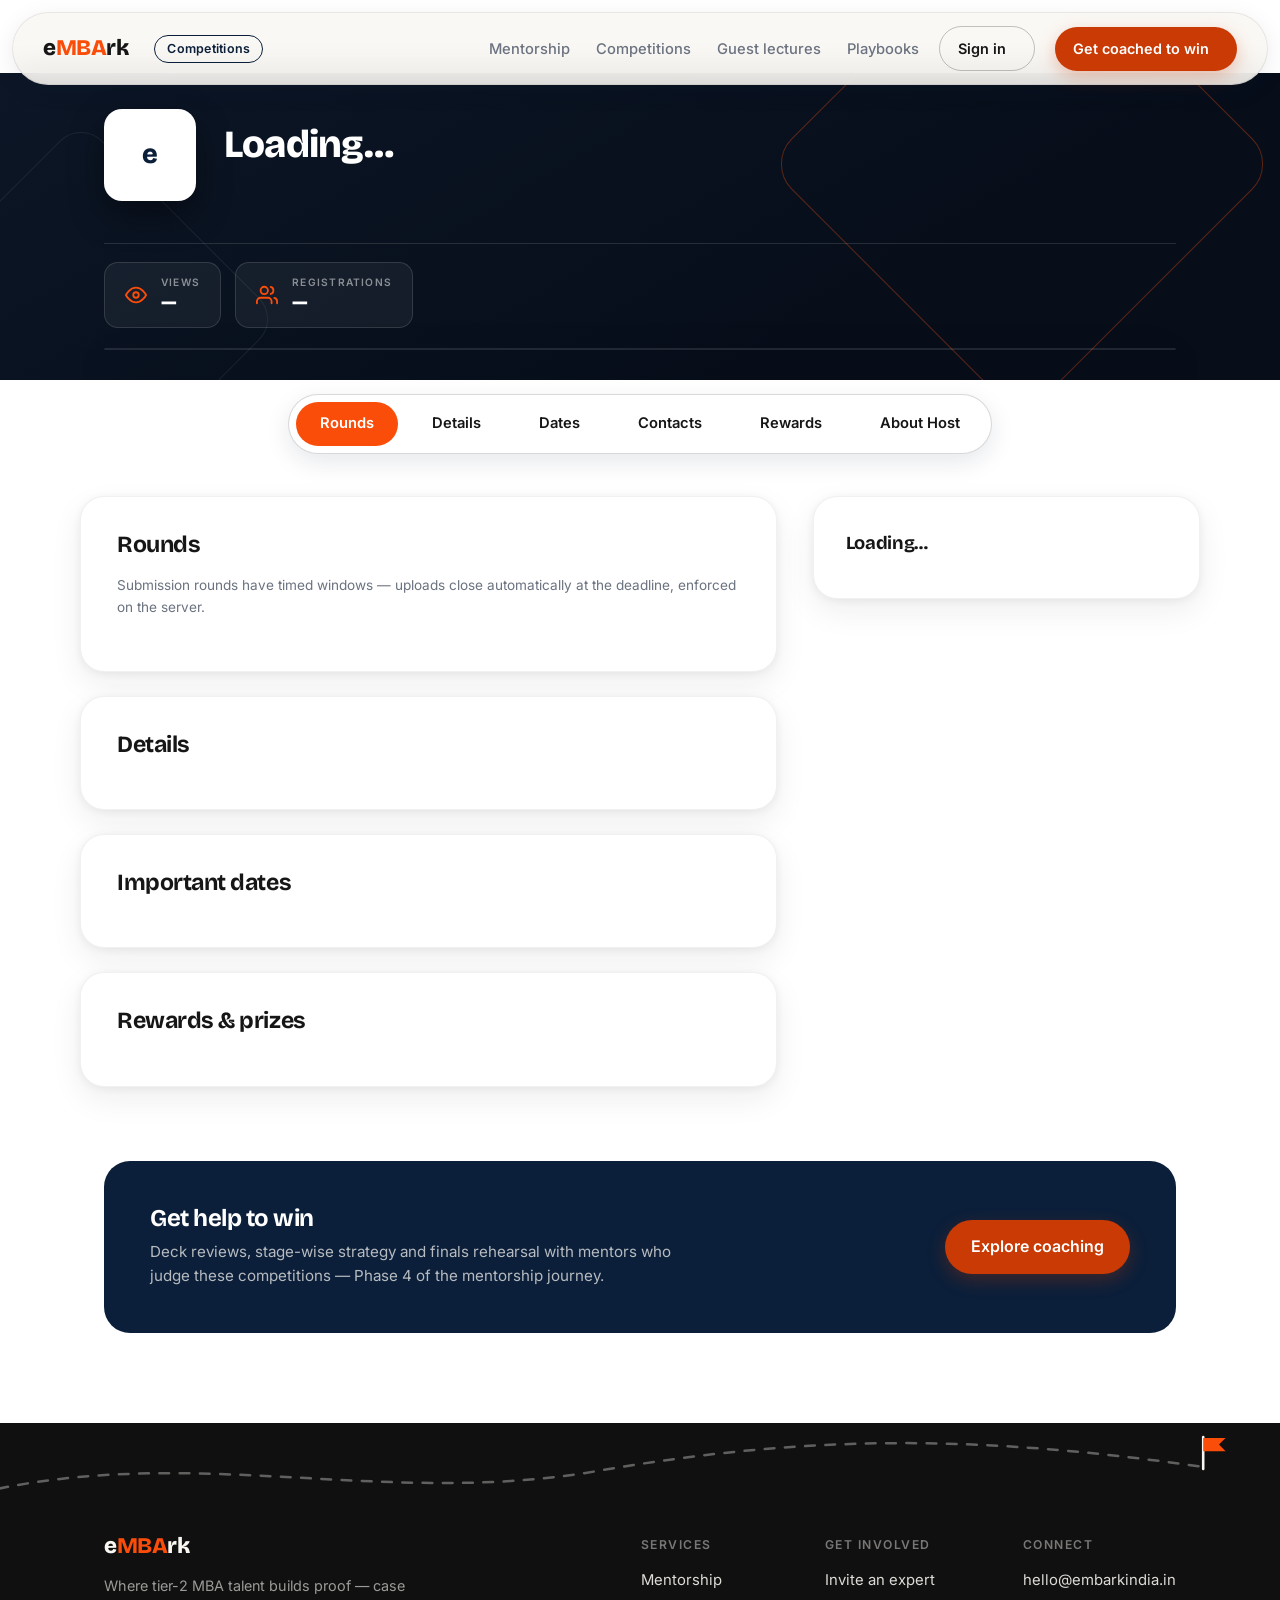
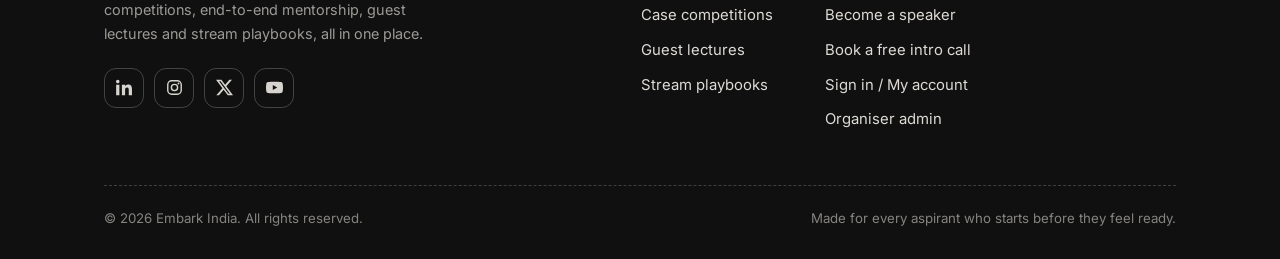
<file: competition.html>
<!DOCTYPE html>
<html lang="en">
<head>
<meta charset="UTF-8">
<meta name="viewport" content="width=device-width, initial-scale=1">
<title>Competition — Embark India</title>
<meta name="description" content="Competition details, timed rounds, registration and certificates — Embark India case competitions.">
<link rel="preconnect" href="https://fonts.googleapis.com">
<link rel="preconnect" href="https://fonts.gstatic.com" crossorigin>
<link href="https://fonts.googleapis.com/css2?family=Bricolage+Grotesque:opsz,wght@12..96,600;12..96,700;12..96,800&family=Inter:wght@400;500;600&display=swap" rel="stylesheet">
<link rel="stylesheet" href="css/gl.css?v=6">
<style>
  [hidden]{display:none!important}
  body{background:#FFFFFF}
  .d-block,.side-card{border:1px solid rgba(22,22,22,.06)}
  /* ---------- standard competition header (dark canvas) ---------- */
  .hd-sec{
    background:linear-gradient(150deg,#0C1626,#070E1A 70%);color:#fff;
    padding:36px 0 30px;position:relative;overflow:hidden;
  }
  .hd-sec::before{
    content:"";position:absolute;top:-90px;right:6%;width:360px;height:360px;
    border:1.5px solid rgba(251,77,10,.35);transform:rotate(45deg);border-radius:36px;pointer-events:none;
  }
  .hd-sec::after{
    content:"";position:absolute;bottom:-80px;left:-60px;width:280px;height:280px;
    border:1.5px solid rgba(255,255,255,.07);transform:rotate(45deg);border-radius:30px;pointer-events:none;
  }
  .hd-sec .wrap{position:relative;z-index:1}
  .hd-top{display:flex;gap:28px;align-items:flex-start}
  .hd-logo{
    flex:none;width:92px;height:92px;border-radius:18px;background:#fff;overflow:hidden;
    display:flex;align-items:center;justify-content:center;box-shadow:0 14px 34px rgba(0,0,0,.4);
  }
  .hd-logo img{width:100%;height:100%;object-fit:contain;padding:10px}
  .hd-logo b{font-family:var(--display);font-weight:800;font-size:1.7rem;color:var(--navy)}
  .hd-main h1{color:#fff;font-size:clamp(1.5rem,3.4vw,2.4rem);line-height:1.12;margin:2px 0 0}
  .hd-tagline{color:rgba(255,255,255,.72);font-size:1.02rem;margin-top:8px;max-width:640px}
  .hd-chiprow{display:flex;gap:10px;flex-wrap:wrap;margin-bottom:14px}
  .comp-chip{
    display:inline-flex;align-items:center;gap:8px;
    font-size:.7rem;font-weight:700;letter-spacing:.18em;text-transform:uppercase;
    color:#FF8A5C;border:1px solid rgba(251,77,10,.6);border-radius:999px;padding:6px 16px;
  }
  .comp-chip svg{width:14px;height:14px}
  .st-chip{font-size:.68rem;font-weight:600;letter-spacing:.08em;text-transform:uppercase;border-radius:999px;padding:6px 14px}
  .st-live{background:#fff;color:#B42318}
  .st-live::before{content:"\25CF";margin-right:5px;color:#D92D20}
  .st-upcoming{background:#fff;color:var(--charcoal)}
  .st-closed{background:rgba(255,255,255,.16);color:rgba(255,255,255,.9)}
  .ppo-chip{font-size:.68rem;font-weight:600;letter-spacing:.06em;text-transform:uppercase;background:rgba(251,77,10,.18);color:#FFB894;border-radius:999px;padding:6px 14px}

  /* icon fact columns — one line on desktop */
  .hd-facts{display:flex;flex-wrap:nowrap;gap:12px 0;margin-top:22px}
  .hd-fact{display:flex;gap:10px;align-items:flex-start;padding:0 18px;border-left:1px solid rgba(255,255,255,.14);min-width:0}
  .hd-fact:first-child{border-left:none;padding-left:0}
  .hd-fact svg{width:18px;height:18px;color:#FF8A5C;flex:none;margin-top:3px}
  .hd-fact small{display:block;font-size:.62rem;font-weight:600;letter-spacing:.1em;text-transform:uppercase;color:rgba(255,255,255,.5);margin-bottom:3px;white-space:nowrap}
  .hd-fact b{display:block;font-size:.88rem;font-weight:600;color:#fff;white-space:nowrap;overflow:hidden;text-overflow:ellipsis;max-width:280px}
  .hd-divider{border-top:1px solid rgba(255,255,255,.12);margin:20px 0 18px}

  /* stat tiles + institutes + action */
  .hd-statrow{display:flex;gap:14px;align-items:stretch;flex-wrap:wrap}
  .stat-tile{
    display:flex;align-items:center;gap:14px;text-align:left;
    background:rgba(255,255,255,.05);border:1px solid rgba(255,255,255,.13);
    border-radius:14px;padding:11px 20px;
  }
  .stat-tile > svg{width:22px;height:22px;color:var(--orange);flex:none}
  .stat-tile small{display:block;font-size:.64rem;font-weight:600;letter-spacing:.12em;text-transform:uppercase;color:rgba(255,255,255,.5)}
  .stat-tile b{font-family:var(--display);font-size:1.2rem;font-weight:800;color:#fff;line-height:1.2}
  .inst-dd{position:relative}
  .inst-btn{cursor:pointer;font-family:var(--body);width:100%;height:100%}
  .inst-btn .chev{width:15px;height:15px;display:inline-block;vertical-align:-2px;margin-left:7px;transition:transform .2s;color:rgba(255,255,255,.7)}
  .inst-btn[aria-expanded="true"] .chev{transform:rotate(180deg)}
  .inst-panel{
    position:absolute;top:calc(100% + 10px);left:0;z-index:40;min-width:320px;max-width:80vw;
    max-height:280px;overflow:auto;background:#0F1C31;border:1px solid rgba(255,255,255,.16);
    border-radius:14px;padding:10px;box-shadow:0 20px 50px rgba(0,0,0,.55);
  }
  .inst-panel span{display:block;font-size:.86rem;color:rgba(255,255,255,.88);padding:8px 12px;border-radius:8px}
  .inst-panel span:hover{background:rgba(255,255,255,.07)}
  .hd-action{margin-left:auto;display:flex;align-items:center}
  .reg-closed{
    display:inline-flex;align-items:center;gap:10px;
    background:linear-gradient(135deg,#E0352B,#B42318);color:#fff;
    font-weight:600;font-size:.98rem;border-radius:14px;padding:15px 26px;
    box-shadow:0 10px 26px rgba(180,35,24,.35);
  }
  .reg-closed svg{width:19px;height:19px;flex:none}

  /* banner inside the dark canvas */
  .bnr-wrap{margin-top:20px}
  .bnr-view{position:relative;border-radius:20px;overflow:hidden;box-shadow:0 20px 50px rgba(0,0,0,.45);border:1px solid rgba(255,255,255,.1)}
  .bnr-track{display:flex;transition:transform .5s cubic-bezier(.4,0,.2,1)}
  .bnr-track > *{flex:0 0 100%}
  .bnr-track img{display:block;width:100%;height:auto;max-height:36vh;object-fit:cover}
  .bnr-fallback{height:min(190px,24vh);position:relative;display:flex;align-items:center;padding:0 42px;overflow:hidden}
  .bnr-fallback .ghost{
    position:absolute;right:-10px;bottom:-70px;font-family:var(--display);font-weight:800;
    font-size:10rem;line-height:1;color:transparent;-webkit-text-stroke:1.5px rgba(255,255,255,.22);pointer-events:none;
  }
  .bnr-fallback h2{color:#fff;font-size:clamp(1.3rem,3vw,2rem);max-width:60%;margin:0}
  .bn-orange{background:linear-gradient(135deg,#FF7038,#FB4D0A 55%,#C93A05)}
  .bn-green{background:linear-gradient(135deg,#16345C,#0B1F3A 60%,#08172B)}
  .bn-dark{background:linear-gradient(135deg,#2A2A2A,#161616 60%,#101010)}
  .bn-charcoal{background-image:radial-gradient(rgba(251,77,10,.25) 1.5px,transparent 1.9px);background-size:13px 13px;background-color:#101010}
  .bnr-nav{display:flex;align-items:center;justify-content:center;gap:10px;margin-top:14px}
  .bnr-dash{width:30px;height:4px;border-radius:2px;background:rgba(255,255,255,.25);transition:background .25s;border:none;cursor:pointer;padding:0}
  .bnr-dash.on{background:#fff}

  @media (max-width:860px){
    .hd-top{flex-direction:column;gap:18px}
    .hd-logo{width:88px;height:88px}
    .hd-fact{border-left:none;padding:0;flex-basis:46%}
    .hd-facts{flex-wrap:wrap;gap:18px 4%}
    .hd-fact b{white-space:normal;max-width:none}
    .hd-action{margin-left:0;width:100%}
    .hd-action .btn,.hd-action .reg-closed{width:100%;justify-content:center}
  }

  /* ---------- section tabs: light, pinned on scroll ---------- */
  .tabbar-wrap{position:relative;z-index:60;padding:14px 0;display:flex;justify-content:center}
  .tabbar-wrap.pinned{
    position:fixed;top:0;left:0;right:0;padding:12px 0;
    background:rgba(255,255,255,.97);backdrop-filter:blur(10px);
    border-bottom:1px solid rgba(22,22,22,.08);
    box-shadow:0 10px 26px rgba(11,31,58,.08);
    z-index:110;
  }
  #site-nav{transition:transform .25s ease,opacity .25s ease}
  body.tabs-pinned #site-nav{transform:translateY(-130%);opacity:0;pointer-events:none}
  .tabbar{
    display:inline-flex;align-items:center;gap:10px;
    background:#fff;
    border:1px solid rgba(22,22,22,.16);
    border-radius:999px;padding:7px;
    box-shadow:0 8px 24px rgba(11,31,58,.1);
    overflow-x:auto;max-width:100%;
  }
  .tabbar a{
    text-decoration:none;font-weight:600;font-size:.92rem;color:var(--charcoal);
    border-radius:999px;padding:10px 24px;white-space:nowrap;transition:all .2s;
  }
  .tabbar a.on{background:var(--orange);color:#fff}
  .tabbar a:hover:not(.on){background:rgba(22,22,22,.05)}

  /* ---------- layout & blocks ---------- */
  .d-layout{display:grid;grid-template-columns:1.35fr .75fr;gap:36px;align-items:start;padding:28px 0 40px}
  .d-layout.solo{grid-template-columns:1fr}
  .coach-band{padding:10px 0 90px}
  .coach-band .cb{
    background:var(--green);color:var(--cream);border-radius:26px;padding:44px 46px;
    display:flex;align-items:center;justify-content:space-between;gap:24px;flex-wrap:wrap;
  }
  .coach-band h2{color:#fff;margin:0 0 8px;font-size:1.5rem}
  .coach-band p{color:rgba(250,247,242,.72);font-size:.95rem;max-width:560px;margin:0}
  .d-block{background:var(--white);border-radius:24px;box-shadow:var(--shadow-card);padding:34px 36px;margin-bottom:24px;scroll-margin-top:170px}
  .d-block h2{font-size:1.45rem;margin-bottom:18px}
  .d-block h3.sub{font-size:1.02rem;font-weight:700;margin:26px 0 12px}
  .d-block p{color:#3A352C;font-size:.96rem;margin-bottom:12px}
  .d-list{list-style:none;display:grid;gap:10px}
  .d-list li{display:flex;gap:10px;font-size:.93rem;color:#3A352C;align-items:flex-start}
  .d-list svg{width:16px;height:16px;flex:none;color:var(--orange);margin-top:3px}
  .inst-grid{list-style:none;display:grid;grid-template-columns:1fr 1fr;gap:8px 20px}
  .inst-grid li{display:flex;gap:9px;font-size:.9rem;color:#3A352C;align-items:flex-start}
  .inst-grid svg{width:15px;height:15px;flex:none;color:var(--navy);margin-top:3px}
  .prize-row{display:flex;justify-content:space-between;gap:14px;padding:13px 0;border-bottom:1px dashed rgba(22,22,22,.15);font-size:.94rem}
  .prize-row:last-child{border-bottom:none}
  .prize-row b{font-weight:600}
  .prize-row span{color:var(--ink-soft);text-align:right}
  .reward-grid{display:grid;grid-template-columns:repeat(auto-fit,minmax(200px,1fr));gap:14px}
  .reward-card{background:var(--cream);border-radius:18px;padding:24px 22px;display:flex;flex-direction:column;gap:9px;align-items:flex-start}
  .reward-card b{font-family:var(--display);font-weight:700;font-size:1.05rem}
  .reward-card .rw-cash{font-family:var(--display);font-weight:800;font-size:1.45rem;color:var(--orange-deep)}
  .reward-card p{font-size:.86rem;color:var(--ink-soft);margin:0}
  .reward-card small{font-size:.8rem;color:var(--green);font-weight:600}
  .contact-grid{display:grid;grid-template-columns:1fr 1fr;gap:14px}
  .contact-card b{display:block;font-family:var(--display);font-weight:700;font-size:1.02rem}
  .contact-card small{display:block;color:var(--ink-soft);font-size:.78rem;margin-bottom:6px}
  .contact-card a{display:block;font-size:.86rem;color:var(--orange-deep);text-decoration:none;margin-top:3px}

  /* ---------- rounds v2: numbered cards with side panel ---------- */
  .roundv2{
    display:flex;gap:22px;background:#fff;border:1px solid rgba(22,22,22,.08);
    border-radius:20px;box-shadow:var(--shadow-card);padding:26px;margin-bottom:16px;
    position:relative;overflow:hidden;
  }
  .roundv2.live{border-left:5px solid var(--orange)}
  .roundv2.done{opacity:.72}
  .rv-num{
    flex:none;width:52px;height:52px;border-radius:50%;background:var(--navy);color:#fff;
    display:flex;align-items:center;justify-content:center;
    font-family:var(--display);font-weight:800;font-size:1.02rem;
  }
  .roundv2.live .rv-num{background:var(--orange)}
  .rv-main{flex:1;min-width:0}
  .rv-head{display:flex;align-items:center;gap:12px;flex-wrap:wrap}
  .rv-head b{font-family:var(--display);font-weight:700;font-size:1.18rem}
  .rd-live{font-size:.66rem;font-weight:700;letter-spacing:.08em;text-transform:uppercase;background:#fff;color:#D92D20;border:1.5px solid #D92D20;border-radius:999px;padding:4px 12px}
  .rd-live::before{content:"\25CF";margin-right:5px}
  .rv-main p{font-size:.93rem;color:#4A5568;margin:8px 0 0}
  .rv-when{
    display:inline-flex;gap:10px;align-items:center;background:var(--cream);
    border-radius:10px;padding:11px 18px;font-weight:600;font-size:.87rem;margin-top:16px;
  }
  .rv-when svg{width:16px;height:16px;flex:none;color:var(--ink-soft)}
  .rv-status{display:inline-flex;align-items:center;gap:7px;margin:14px 0 0 10px;font-size:.8rem;font-weight:600;border-radius:999px;padding:6px 14px}
  .rvs-not{background:var(--navy-soft);color:var(--navy)}
  .rvs-closed{background:var(--cream-deep);color:var(--ink-soft)}
  .rv-side{flex:none;width:230px;display:flex;align-items:center;justify-content:center}
  .ric{
    width:112px;height:112px;background:var(--cream);border-radius:16px;
    display:flex;align-items:center;justify-content:center;color:var(--navy);
  }
  .ric svg{width:46px;height:46px}
  .rup{
    border:2px dashed var(--orange);border-radius:16px;padding:18px 16px;text-align:center;
    width:100%;background:#FFF9F5;display:flex;flex-direction:column;gap:8px;align-items:center;
  }
  .rup > svg{width:34px;height:34px;color:var(--orange-deep)}
  .rup b{font-size:.95rem}
  .rup small{font-size:.75rem;color:var(--ink-soft)}
  .rup input[type=file]{width:100%;font-size:.78rem}
  .rup input[type=url]{width:100%;font-family:var(--body);font-size:.82rem;background:var(--cream);border:none;border-radius:9px;padding:9px 11px}
  .rup .btn{width:100%}
  .rup-done{font-size:.78rem;font-weight:600;color:var(--green)}
  @media (max-width:860px){
    .roundv2{flex-direction:column}
    .rv-side{width:100%}
    .rv-num{width:44px;height:44px}
  }

  /* ---------- important dates: horizontal timeline ---------- */
  .tl{display:flex;overflow-x:auto;padding:8px 0 10px}
  .tl-item{flex:1;min-width:168px;position:relative;display:flex;flex-direction:column;align-items:center;text-align:center;padding:0 8px}
  .tl-item::before{content:"";position:absolute;top:26px;left:0;right:0;height:2px;background:rgba(11,31,58,.16)}
  .tl-item:first-child::before{left:50%}
  .tl-item:last-child::before{right:50%}
  .tl-ico{
    position:relative;z-index:1;width:52px;height:52px;border-radius:50%;
    background:var(--navy-soft);color:var(--navy);
    display:flex;align-items:center;justify-content:center;
    box-shadow:0 0 0 5px #fff;
  }
  .tl-ico svg{width:22px;height:22px}
  .tl-item.past .tl-ico{background:var(--navy);color:#fff}
  .tl-item.next .tl-ico{background:var(--orange);color:#fff;box-shadow:0 0 0 5px #fff,0 8px 20px rgba(251,77,10,.4)}
  .tl-card{
    margin-top:16px;background:#fff;border:1px solid rgba(22,22,22,.08);border-radius:14px;
    box-shadow:var(--shadow-card);padding:14px 12px;width:100%;
  }
  .tl-card small{display:block;font-size:.64rem;font-weight:700;letter-spacing:.1em;text-transform:uppercase;color:var(--ink-soft);margin-bottom:6px}
  .tl-card b{display:block;font-family:var(--display);font-weight:700;font-size:.9rem;line-height:1.3}

  /* ---------- rewards v4: trophy cards (reference layout) ---------- */
  .rwd-grid{display:grid;grid-template-columns:repeat(auto-fit,minmax(250px,1fr));gap:16px}
  .rwd-card{
    display:flex;align-items:center;gap:18px;border-radius:16px;padding:26px 22px;
    color:#fff;position:relative;overflow:hidden;min-height:128px;
    transition:transform .22s,box-shadow .22s;
  }
  .rwd-card:hover{transform:translateY(-5px)}
  .rwd-card::after{
    content:"";position:absolute;inset:0;pointer-events:none;
    background-image:radial-gradient(rgba(255,255,255,.4) 1px,transparent 1.4px);
    background-size:24px 24px;opacity:.16;
  }
  .rw-trophy{flex:none;width:90px;height:90px;position:relative;z-index:1;filter:drop-shadow(0 10px 16px rgba(0,0,0,.35))}
  .rw-info{position:relative;z-index:1;min-width:0}
  .rw-info small{display:block;font-size:.74rem;font-weight:800;letter-spacing:.18em;text-transform:uppercase;margin-bottom:7px}
  .rw-info .lbl{display:block;font-size:.82rem;opacity:.85}
  .rw-info .amt{font-family:var(--display);font-weight:800;font-size:1.8rem;line-height:1.15;text-shadow:0 2px 10px rgba(0,0,0,.3)}
  .rw-info p{font-size:.8rem;opacity:.9;margin:7px 0 0}
  .rwd-gold{background:linear-gradient(125deg,#1D3B6E 0%,#0B1F3A 60%,#081426 100%);box-shadow:0 16px 36px rgba(11,31,58,.35)}
  .rwd-gold::before{content:"";position:absolute;left:-20px;top:50%;transform:translateY(-50%);width:170px;height:170px;border-radius:50%;background:radial-gradient(circle,rgba(255,190,60,.5),transparent 68%);pointer-events:none}
  .rwd-silver{background:linear-gradient(125deg,#37517A 0%,#1C2E4A 60%,#101D31 100%);box-shadow:0 16px 36px rgba(17,29,49,.35)}
  .rwd-silver::before{content:"";position:absolute;left:-20px;top:50%;transform:translateY(-50%);width:170px;height:170px;border-radius:50%;background:radial-gradient(circle,rgba(215,228,245,.42),transparent 68%);pointer-events:none}
  .rwd-bronze{background:linear-gradient(125deg,#E07B33 0%,#B4530E 58%,#7C3A10 100%);box-shadow:0 16px 36px rgba(140,79,29,.4)}
  .rwd-bronze::before{content:"";position:absolute;left:-20px;top:50%;transform:translateY(-50%);width:170px;height:170px;border-radius:50%;background:radial-gradient(circle,rgba(255,225,185,.4),transparent 68%);pointer-events:none}

  .rwd-perks{display:grid;grid-template-columns:repeat(auto-fit,minmax(215px,1fr));gap:14px;margin-top:18px}
  .perk{
    background:#fff;border:1px solid rgba(22,22,22,.08);border-radius:16px;padding:20px;
    display:flex;gap:14px;align-items:flex-start;box-shadow:var(--shadow-card);
    transition:transform .22s;
  }
  .perk:hover{transform:translateY(-4px)}
  .perk-ico{flex:none;width:48px;height:48px;border-radius:50%;display:flex;align-items:center;justify-content:center}
  .perk:nth-child(3n+1) .perk-ico{background:var(--orange-soft);color:var(--orange-deep)}
  .perk:nth-child(3n+2) .perk-ico{background:var(--navy-soft);color:var(--navy)}
  .perk:nth-child(3n) .perk-ico{background:var(--green-soft);color:var(--green)}
  .perk:nth-child(3n+1) b{color:var(--orange-deep)}
  .perk:nth-child(3n+2) b{color:var(--navy)}
  .perk:nth-child(3n) b{color:var(--green)}
  .perk-ico svg{width:22px;height:22px}
  .perk b{display:block;font-size:.8rem;font-weight:700;letter-spacing:.06em;text-transform:uppercase;margin-bottom:7px}
  .perk div span{display:flex;gap:7px;font-size:.84rem;color:#4A5568;align-items:flex-start;margin-bottom:4px;text-align:left}
  .perk div span::before{content:"\2713";color:var(--green);font-weight:700}

  /* ---------- contacts v2: icon tile cards ---------- */
  .contact-card{
    display:flex;gap:18px;align-items:center;
    background:#fff;border:1px solid rgba(22,22,22,.08);border-radius:18px;
    padding:22px 24px;box-shadow:var(--shadow-card);
  }
  .cc-ico{
    flex:none;width:64px;height:64px;border-radius:16px;
    background:linear-gradient(135deg,#16345C,#0B1F3A);color:#fff;
    display:flex;align-items:center;justify-content:center;
    box-shadow:0 10px 22px rgba(11,31,58,.3);
  }
  .cc-ico svg{width:28px;height:28px}

  /* ---------- rounds (legacy shells kept for side panel bits) ---------- */
  .round{
    position:relative;padding:24px 26px;background:var(--cream);
    border-radius:18px;margin-bottom:16px;overflow:hidden;border:1.5px solid transparent;
  }
  .round.open{border-color:var(--orange);background:var(--orange-soft)}
  .round.done{opacity:.72}
  .round .rnum{
    position:absolute;top:-18px;right:4px;font-family:var(--display);font-weight:800;
    font-size:5rem;line-height:1;color:transparent;-webkit-text-stroke:1.5px rgba(11,31,58,.14);pointer-events:none;
  }
  .round-head{display:flex;gap:10px;flex-wrap:wrap;align-items:center;position:relative}
  .round-head .rn{
    flex:none;width:26px;height:26px;border-radius:50%;background:var(--navy);color:#fff;
    font-family:var(--display);font-weight:800;font-size:.72rem;display:flex;align-items:center;justify-content:center;
  }
  .round-head b{font-family:var(--display);font-weight:700;font-size:1.05rem}
  .rd-live{font-size:.64rem;font-weight:700;letter-spacing:.08em;text-transform:uppercase;background:#D92D20;color:#fff;border-radius:999px;padding:4px 11px}
  .rd-live::before{content:"●";margin-right:4px}
  .rd-event{font-size:.64rem;font-weight:700;letter-spacing:.08em;text-transform:uppercase;background:var(--navy-soft);color:var(--navy);border-radius:999px;padding:4px 11px}
  .round p{font-size:.9rem;color:#4A5568;margin:8px 0 0;position:relative;max-width:92%}
  .round-when{display:flex;align-items:center;gap:8px;font-size:.83rem;font-weight:600;color:var(--charcoal);margin-top:12px;position:relative}
  .round-when svg{width:15px;height:15px;flex:none;color:var(--ink-soft)}
  .round-status{
    display:inline-flex;align-items:center;gap:7px;margin-top:12px;
    font-size:.8rem;font-weight:600;border-radius:999px;padding:5px 13px;position:relative;
  }
  .rs-open{background:#fff;color:#B42318}
  .rs-not{background:#fff;color:var(--ink-soft)}
  .rs-closed{background:var(--cream-deep);color:var(--ink-soft)}
  .rd-link{display:inline-flex;align-items:center;gap:7px;margin-top:12px;margin-left:8px;font-size:.8rem;font-weight:600;color:var(--orange-deep);text-decoration:none;position:relative}

  /* ---------- side panel ---------- */
  .side-card{background:var(--white);border-radius:24px;box-shadow:var(--shadow-card);padding:32px;margin-bottom:20px;scroll-margin-top:170px}
  .side-card h3{font-size:1.15rem;font-weight:700;margin-bottom:8px}
  .side-note{font-size:.83rem;color:var(--ink-soft)}
  .cd-big{font-family:var(--display);font-weight:800;font-size:1.5rem;color:var(--orange-deep)}
  .cd-label{font-size:.78rem;font-weight:600;letter-spacing:.08em;text-transform:uppercase;color:var(--ink-soft)}
  .seg{display:flex;gap:8px;margin:14px 0}
  .seg button{
    flex:1;font-family:var(--body);font-weight:600;font-size:.9rem;
    background:var(--cream);border:1.5px solid transparent;border-radius:12px;
    padding:11px;cursor:pointer;min-height:44px;transition:all .18s;
  }
  .seg button[aria-selected="true"]{background:var(--charcoal);color:var(--cream)}
  .member-row{display:flex;gap:8px;margin-bottom:8px}
  .member-row input{flex:1}
  .add-member{
    background:none;border:1.5px dashed rgba(22,22,22,.3);border-radius:12px;
    font-family:var(--body);font-weight:600;font-size:.85rem;color:var(--ink-soft);
    padding:10px;cursor:pointer;width:100%;min-height:44px;
  }
  .side-card form{grid-template-columns:1fr;display:grid;gap:12px}
  .upload-box{border:2px dashed var(--orange);border-radius:14px;padding:18px;text-align:center;background:#fff}
  .upload-box input[type=file]{width:100%;font-size:.85rem}
  .sub-done{background:var(--green-soft);border-radius:14px;padding:16px 18px;font-size:.9rem;color:var(--green)}
  .adv-badge{
    display:flex;align-items:center;gap:10px;border-radius:14px;padding:14px 18px;
    font-size:.92rem;font-weight:600;margin-top:10px;
  }
  .adv-yes{background:var(--green-soft);color:var(--green)}
  .adv-no{background:var(--cream-deep);color:var(--ink-soft)}
  .adv-wait{background:var(--orange-soft);color:var(--orange-deep)}
  .win-row{display:flex;align-items:center;gap:14px;padding:13px 0;border-bottom:1px dashed rgba(22,22,22,.15)}
  .win-row:last-child{border-bottom:none}
  .win-rank{
    flex:none;width:36px;height:36px;border-radius:50%;font-family:var(--display);font-weight:800;
    display:flex;align-items:center;justify-content:center;
  }
  .wr-1{background:var(--orange);color:#fff}
  .wr-2{background:var(--charcoal);color:var(--cream)}
  .wr-3{background:var(--green);color:#fff}
  .win-row b{display:block;font-size:.95rem}
  .win-row small{color:var(--ink-soft);font-size:.8rem}
  .cert-actions{display:flex;flex-wrap:wrap;gap:10px;margin-top:14px}
  .acct-msg{font-size:.88rem;border-radius:12px;padding:12px 15px;margin-top:12px;display:none}

  @media (max-width:900px){
    .d-layout{grid-template-columns:1fr}
    .d-block,.side-card{padding:26px 22px}
    .hd-card{padding:28px 24px}
    .hd-top{flex-direction:column}
    .hd-stats .sep{margin:0 10px}
    .contact-grid,.inst-grid{grid-template-columns:1fr}
    .tabbar-wrap{top:76px}
  }
</style>
</head>
<body>

<nav class="nav" id="site-nav" aria-label="Main">
  <div class="nav-inner">
    <div class="nav-brand">
      <a class="wordmark" href="index.html" aria-label="Embark India home">e<span class="mba">MBA</span>rk<svg class="wm-flag" viewBox="0 0 13 15" aria-hidden="true"><path d="M1.5 15V1" stroke="#161616" stroke-width="1.6" stroke-linecap="round"/><path d="M1.5 1.2h9.5l-2.8 3 2.8 3H1.5z" fill="#FB4D0A"/></svg></a>
      <span class="nav-service">Competitions</span>
    </div>
    <ul class="nav-links">
      <li><a href="mentorship.html">Mentorship</a></li>
      <li><a href="competitions.html">Competitions</a></li>
      <li><a href="guest-lectures.html">Guest lectures</a></li>
      <li><a href="playbooks.html">Playbooks</a></li>
    </ul>
    <a class="btn btn-ghost btn-sm nav-signin" href="account.html">Sign in</a>
    <a class="btn btn-primary btn-sm" href="mentorship.html#phase-4">Get coached to win</a>
    <button class="nav-burger" id="nav-burger" aria-label="Open menu" aria-expanded="false">
      <svg viewBox="0 0 24 24" fill="none" stroke="currentColor" stroke-width="2.2" stroke-linecap="round" aria-hidden="true"><path d="M4 7h16M4 12h16M4 17h16"/></svg>
    </button>
  </div>
  <div class="mob-menu" id="mob-menu">
    <a href="mentorship.html">Mentorship</a>
    <a href="competitions.html">Competitions</a>
    <a href="guest-lectures.html">Guest lectures</a>
    <a href="playbooks.html">Playbooks</a>
    <a href="mentorship.html#phase-4" style="color:var(--orange-deep)">Get coached to win</a>
    <a href="account.html">Sign in / My account</a>
  </div>
</nav>

<!-- standard competition header -->
<section class="hd-sec">
  <div class="wrap">
    <div class="hd-top">
      <div class="hd-logo" id="hd-logo"><b>e</b></div>
      <div class="hd-main">
        <div class="hd-chiprow" id="d-chips"></div>
        <h1 id="d-title">Loading…</h1>
        <p class="hd-tagline" id="hd-tagline" hidden></p>
      </div>
    </div>

    <div class="hd-facts" id="hd-facts"></div>
    <div class="hd-divider"></div>

    <div class="hd-statrow">
      <div class="stat-tile">
        <svg viewBox="0 0 24 24" fill="none" stroke="currentColor" stroke-width="2" stroke-linecap="round" stroke-linejoin="round" aria-hidden="true"><path d="M1 12s4-8 11-8 11 8 11 8-4 8-11 8-11-8-11-8z"/><circle cx="12" cy="12" r="3"/></svg>
        <span><small>Views</small><b id="stat-views">—</b></span>
      </div>
      <div class="stat-tile">
        <svg viewBox="0 0 24 24" fill="none" stroke="currentColor" stroke-width="2" stroke-linecap="round" stroke-linejoin="round" aria-hidden="true"><path d="M17 21v-2a4 4 0 0 0-4-4H5a4 4 0 0 0-4 4v2"/><circle cx="9" cy="7" r="4"/><path d="M23 21v-2a4 4 0 0 0-3-3.87M16 3.13a4 4 0 0 1 0 7.75"/></svg>
        <span><small>Registrations</small><b id="stat-regs">—</b></span>
      </div>
      <div class="inst-dd" id="inst-dd"></div>
      <div class="hd-action" id="hd-action"></div>
    </div>

    <div class="bnr-wrap">
      <div class="bnr-view"><div class="bnr-track" id="bnr-track"></div></div>
      <div class="bnr-nav" id="bnr-nav" hidden>
        <span id="bnr-dashes" style="display:flex;gap:10px"></span>
      </div>
    </div>
  </div>
</section>

<!-- section pills -->
<div class="tabbar-wrap">
  <nav class="tabbar" id="tabbar" aria-label="Sections">
    <a href="#rounds" class="on">Rounds</a>
    <a href="#details">Details</a>
    <a href="#dates">Dates</a>
    <a href="#contacts" id="tab-contacts">Contacts</a>
    <a href="#rewards">Rewards</a>
    <a href="#host" id="tab-host">About Host</a>
  </nav>
</div>

<div class="wrap d-layout">
  <div>
    <div class="d-block" id="rounds">
      <h2>Rounds</h2>
      <p style="font-size:.85rem;color:var(--ink-soft);margin-bottom:18px">Submission rounds have timed windows — uploads close automatically at the deadline, enforced on the server.</p>
      <div id="d-rounds"></div>
    </div>

    <div class="d-block" id="winners-block" hidden>
      <h2>Winners</h2>
      <div id="d-winners"></div>
    </div>

    <div class="d-block" id="details">
      <h2>Details</h2>
      <div id="d-about"></div>
      <div id="d-eligcrit" hidden><h3 class="sub">Eligibility criteria</h3><ul class="d-list" id="l-eligcrit"></ul></div>
      <div id="d-teamstruct" hidden><h3 class="sub">Team structure</h3><ul class="d-list" id="l-teamstruct"></ul></div>
      <div id="d-institutes" hidden><h3 class="sub">Eligible institutes</h3><ul class="inst-grid" id="l-institutes"></ul></div>
      <div id="d-structure" hidden><h3 class="sub">Competition structure</h3><ul class="d-list" id="l-structure"></ul></div>
      <div id="d-guidelines" hidden><h3 class="sub">Submission guidelines</h3><ul class="d-list" id="l-guidelines"></ul></div>
      <div id="d-ruleswrap" hidden><h3 class="sub">Rules</h3><ul class="d-list" id="d-rules"></ul></div>
    </div>

    <div class="d-block" id="dates">
      <h2>Important dates</h2>
      <div id="d-dates"></div>
    </div>

    <div class="d-block" id="contacts" hidden>
      <h2>Contacts</h2>
      <p style="font-size:.9rem">Questions about this competition? Reach the organising team directly.</p>
      <div class="contact-grid" id="d-contacts"></div>
    </div>

    <div class="d-block" id="rewards">
      <h2>Rewards &amp; prizes</h2>
      <div id="d-prizes"></div>
    </div>

    <div class="d-block" id="host" hidden>
      <h2>About the company</h2>
      <p style="font-weight:600" id="host-name"></p>
      <p id="host-about"></p>
    </div>

    <div class="d-block" id="faqsec" hidden>
      <h2>FAQs</h2>
      <div class="faq-list" id="d-faqs"></div>
    </div>
  </div>

  <aside id="side-col">
    <div class="side-card" id="action-card"><h3>Loading…</h3></div>
  </aside>
</div>

<section class="coach-band">
  <div class="wrap">
    <div class="cb">
      <div>
        <h2>Get help to win</h2>
        <p>Deck reviews, stage-wise strategy and finals rehearsal with mentors who judge these competitions — Phase 4 of the mentorship journey.</p>
      </div>
      <a class="btn btn-primary" href="mentorship.html#phase-4">Explore coaching</a>
    </div>
  </div>
</section>

<footer>
  <svg class="foot-path" viewBox="0 0 1200 90" preserveAspectRatio="none" aria-hidden="true">
    <path class="fp-line" d="M-20 70 C 180 20, 360 85, 560 48 S 920 12, 1128 44" fill="none"/>
    <g transform="translate(1128 44)">
      <path d="M0 2V-30" stroke="#FAF7F2" stroke-width="2.4" stroke-linecap="round"/>
      <path d="M0 -29h21l-6.2 6.6 6.2 6.6H0z" fill="#FB4D0A"/>
    </g>
  </svg>
  <div class="wrap">
    <div class="foot-grid">
      <div class="foot-brand">
        <a class="wordmark" href="index.html" aria-label="Embark India home">e<span class="mba">MBA</span>rk</a>
        <p class="foot-blurb">Where tier-2 MBA talent builds proof — case competitions, end-to-end mentorship, guest lectures and stream playbooks, all in one place.</p>
        <div class="foot-social" aria-label="Social links">
          <a class="soc soc-in" href="#" aria-label="LinkedIn"><svg viewBox="0 0 24 24" fill="currentColor" aria-hidden="true"><path d="M4.98 3.5C4.98 4.88 3.87 6 2.5 6S0 4.88 0 3.5 1.12 1 2.5 1s2.48 1.12 2.48 2.5zM.22 8.16h4.56V23H.22zM8.34 8.16h4.37v2.02h.06c.61-1.15 2.1-2.37 4.32-2.37 4.62 0 5.47 3.04 5.47 6.99V23h-4.55v-7.21c0-1.72-.03-3.93-2.4-3.93-2.4 0-2.77 1.87-2.77 3.8V23H8.34z"/></svg></a>
          <a class="soc soc-ig" href="#" aria-label="Instagram"><svg viewBox="0 0 24 24" fill="none" stroke="currentColor" stroke-width="2" aria-hidden="true"><rect x="2.5" y="2.5" width="19" height="19" rx="5.5"/><circle cx="12" cy="12" r="4.4"/><circle cx="17.6" cy="6.4" r="1.3" fill="currentColor" stroke="none"/></svg></a>
          <a class="soc soc-x" href="#" aria-label="X (Twitter)"><svg viewBox="0 0 24 24" fill="currentColor" aria-hidden="true"><path d="M18.9 1.15h3.68l-8.04 9.19L24 22.85h-7.41l-5.8-7.58-6.64 7.58H.47l8.6-9.83L0 1.15h7.59l5.24 6.93zm-1.29 19.5h2.04L6.49 3.24H4.3z"/></svg></a>
          <a class="soc soc-yt" href="#" aria-label="YouTube"><svg viewBox="0 0 24 24" fill="currentColor" aria-hidden="true"><path d="M23.5 6.5a3.02 3.02 0 0 0-2.12-2.14C19.5 3.85 12 3.85 12 3.85s-7.5 0-9.38.51A3.02 3.02 0 0 0 .5 6.5 31.6 31.6 0 0 0 0 12a31.6 31.6 0 0 0 .5 5.5 3.02 3.02 0 0 0 2.12 2.14c1.88.51 9.38.51 9.38.51s7.5 0 9.38-.51a3.02 3.02 0 0 0 2.12-2.14A31.6 31.6 0 0 0 24 12a31.6 31.6 0 0 0-.5-5.5zM9.6 15.57V8.43L15.83 12z"/></svg></a>
        </div>
      </div>
      <div class="foot-links">
        <div>
          <h4>Services</h4>
          <ul>
            <li><a href="mentorship.html">Mentorship</a></li>
            <li><a href="competitions.html">Case competitions</a></li>
            <li><a href="guest-lectures.html">Guest lectures</a></li>
            <li><a href="playbooks.html">Stream playbooks</a></li>
          </ul>
        </div>
        <div>
          <h4>Get involved</h4>
          <ul>
            <li><a href="invite-expert.html">Invite an expert</a></li>
            <li><a href="become-speaker.html">Become a speaker</a></li>
            <li><a href="mentorship.html#intro">Book a free intro call</a></li>
            <li><a href="account.html">Sign in / My account</a></li>
            <li><a href="comp-admin.html">Organiser admin</a></li>
          </ul>
        </div>
        <div>
          <h4>Connect</h4>
          <ul>
            <li><a href="mailto:hello@embarkindia.in">hello@embarkindia.in</a></li>
          </ul>
        </div>
      </div>
    </div>
    <div class="foot-base">
      <span>© 2026 Embark India. All rights reserved.</span>
      <span>Made for every aspirant who starts before they feel ready.</span>
    </div>
  </div>
</footer>

<script src="assets/vendor/supabase.js"></script>
<script src="js/db.js?v=6"></script>
<script>
(async () => {
  const $ = id => document.getElementById(id);
  const tick = '<svg viewBox="0 0 24 24" fill="none" stroke="currentColor" stroke-width="2.4" stroke-linecap="round" stroke-linejoin="round" aria-hidden="true"><path d="M20 6 9 17l-5-5"/></svg>';
  const dot = '<svg viewBox="0 0 24 24" fill="currentColor" aria-hidden="true"><circle cx="12" cy="12" r="4"/></svg>';
  const qid = new URLSearchParams(location.search).get('c');

  let c = null;
  try { c = await dbComp(qid); } catch (e) {}
  if (!c) {
    $('d-title').textContent = 'Competition not found';
    document.querySelector('.d-layout').innerHTML =
      '<div class="d-block"><h2>Competition not found</h2><p>It may be unpublished or removed. <a href="competitions.html">Back to all competitions →</a></p></div>';
    return;
  }

  document.title = c.title + ' — Embark India';
  dbBumpViews(c.id); // real view counting

  /* ---------- standard header (all fields from the database) ---------- */
  $('d-title').textContent = c.title;
  if (c.tagline) { $('hd-tagline').textContent = c.tagline; $('hd-tagline').hidden = false; }
  if (c.logoUrl) $('hd-logo').innerHTML = `<img src="${esc(c.logoUrl)}" alt="${esc(c.host)} logo">`;
  else $('hd-logo').innerHTML = `<b>${esc(c.category.slice(0, 1))}</b>`;

  const ICO = {
    cal: '<svg viewBox="0 0 24 24" fill="none" stroke="currentColor" stroke-width="2" stroke-linecap="round" aria-hidden="true"><rect x="3" y="4" width="18" height="18" rx="2"/><path d="M16 2v4M8 2v4M3 10h18"/></svg>',
    team: '<svg viewBox="0 0 24 24" fill="none" stroke="currentColor" stroke-width="2" stroke-linecap="round" stroke-linejoin="round" aria-hidden="true"><path d="M17 21v-2a4 4 0 0 0-4-4H5a4 4 0 0 0-4 4v2"/><circle cx="9" cy="7" r="4"/><path d="M23 21v-2a4 4 0 0 0-3-3.87M16 3.13a4 4 0 0 1 0 7.75"/></svg>',
    host: '<svg viewBox="0 0 24 24" fill="none" stroke="currentColor" stroke-width="2" stroke-linecap="round" stroke-linejoin="round" aria-hidden="true"><path d="M3 21h18M5 21V7l7-4 7 4v14M9 9h.01M9 13h.01M15 9h.01M15 13h.01M10 21v-4h4v4"/></svg>',
    elig: '<svg viewBox="0 0 24 24" fill="none" stroke="currentColor" stroke-width="2" stroke-linecap="round" stroke-linejoin="round" aria-hidden="true"><circle cx="12" cy="8" r="6"/><path d="M15.5 13 17 22l-5-3-5 3 1.5-9"/></svg>',
    fee: '<svg viewBox="0 0 24 24" fill="none" stroke="currentColor" stroke-width="2" stroke-linecap="round" aria-hidden="true"><path d="M6 3h12M6 8h12M6 13l6 8M6 13c6 0 8-2.5 8-5"/></svg>',
    trophy: '<svg viewBox="0 0 24 24" fill="none" stroke="currentColor" stroke-width="2" stroke-linecap="round" stroke-linejoin="round" aria-hidden="true"><path d="M6 9H4.5a2.5 2.5 0 0 1 0-5H6M18 9h1.5a2.5 2.5 0 0 0 0-5H18M4 22h16M10 14.66V17c0 .55-.47.98-.97 1.21C7.85 18.75 7 20.24 7 22M14 14.66V17c0 .55.47.98.97 1.21 1.18.54 2.03 2.03 2.03 3.79M18 2H6v7a6 6 0 0 0 12 0V2z"/></svg>'
  };

  const teamTxt = c.teamMin === c.teamMax
    ? c.teamMax + ' member' + (c.teamMax > 1 ? 's' : '')
    : c.teamMin + '–' + c.teamMax + ' members';
  $('hd-facts').innerHTML = `
    <div class="hd-fact">${ICO.cal}<span><small>Registration deadline</small><b>${fmtDateTime(c.regClose)} (IST)</b></span></div>
    <div class="hd-fact">${ICO.team}<span><small>Team size</small><b>${teamTxt}</b></span></div>
    <div class="hd-fact">${ICO.host}<span><small>Hosted by</small><b>${esc(c.host)}</b></span></div>
    <div class="hd-fact">${ICO.elig}<span><small>Eligibility</small><b>${esc((c.eligibility || 'Open to all MBA students').split('.')[0])}</b></span></div>
    <div class="hd-fact">${ICO.fee}<span><small>Fee</small><b>${c.fee ? '₹' + c.fee + ' per team' : 'Free'}</b></span></div>`;

  const renderChips = () => {
    const st = compStatus(c);
    $('d-chips').innerHTML =
      `<span class="comp-chip">${ICO.trophy}Competition</span>`
      + (st === 'live' ? '<span class="st-chip st-live">Live</span>'
        : st === 'upcoming' ? '<span class="st-chip st-upcoming">Upcoming</span>'
        : '<span class="st-chip st-closed">Closed</span>')
      + (c.ppo ? '<span class="ppo-chip">PPO opportunity</span>' : '')
      + (c.draft ? '<span class="st-chip st-closed">Draft — not public</span>' : '');
  };
  renderChips();

  /* stat tiles: real views + real registrations (+ boosts) */
  (async () => {
    const regs = (await dbRegCount(c.id)) + (c.seedRegs || 0);
    const views = (c.views || 0) + (c.viewBoost || 0) + 1;
    $('stat-views').textContent = views.toLocaleString('en-IN');
    $('stat-regs').textContent = regs.toLocaleString('en-IN');
  })();

  /* eligible institutes dropdown */
  (() => {
    const dd = $('inst-dd');
    const chev = '<svg class="chev" viewBox="0 0 24 24" fill="none" stroke="currentColor" stroke-width="2.4" stroke-linecap="round" stroke-linejoin="round" aria-hidden="true"><path d="m6 9 6 6 6-6"/></svg>';
    if (c.institutes && c.institutes.length) {
      dd.innerHTML = `
        <button class="stat-tile inst-btn" id="inst-btn" aria-expanded="false" type="button">
          ${ICO.elig}
          <span><small>Eligible institutes</small><b>${c.institutes.length} institute${c.institutes.length > 1 ? 's' : ''}${chev}</b></span>
        </button>
        <div class="inst-panel" id="inst-panel" hidden>${c.institutes.map(i => `<span>${esc(i)}</span>`).join('')}</div>`;
      const btn = $('inst-btn'), panel = $('inst-panel');
      btn.addEventListener('click', () => {
        const open = panel.hidden;
        panel.hidden = !open;
        btn.setAttribute('aria-expanded', String(open));
      });
      document.addEventListener('click', e => {
        if (!dd.contains(e.target)) { panel.hidden = true; btn.setAttribute('aria-expanded', 'false'); }
      });
    } else {
      dd.innerHTML = `<div class="stat-tile">${ICO.elig}<span><small>Eligible institutes</small><b>All institutes welcome</b></span></div>`;
    }
  })();

  /* ---------- banner carousel (inside the dark canvas) ---------- */
  (() => {
    const track = $('bnr-track');
    const banners = c.banners || [];
    if (!banners.length) {
      track.innerHTML = `<div class="bnr-fallback bn-${c.banner}"><span class="ghost" aria-hidden="true">${esc(c.category.slice(0, 2).toUpperCase())}</span><h2>${esc(c.title)}</h2></div>`;
      return;
    }
    track.innerHTML = banners.map(b => `<img src="${esc(b)}" alt="${esc(c.title)} banner">`).join('');
    if (banners.length < 2) return;
    $('bnr-nav').hidden = false;
    $('bnr-dashes').innerHTML = banners.map((_, i) =>
      `<button class="bnr-dash ${i === 0 ? 'on' : ''}" data-i="${i}" aria-label="Banner ${i + 1}"></button>`).join('');
    let idx = 0;
    const show = n => {
      idx = (n + banners.length) % banners.length;
      track.style.transform = `translateX(-${idx * 100}%)`;
      document.querySelectorAll('.bnr-dash').forEach((el, i) => el.classList.toggle('on', i === idx));
    };
    document.querySelectorAll('.bnr-dash').forEach(d => d.addEventListener('click', () => show(+d.dataset.i)));
    setInterval(() => { if (!document.hidden) show(idx + 1); }, 6000);
  })();

  /* ---------- tab pills ---------- */
  document.querySelectorAll('.tabbar a').forEach(a => a.addEventListener('click', () => {
    document.querySelectorAll('.tabbar a').forEach(x => x.classList.toggle('on', x === a));
  }));

  /* ---------- details sections ---------- */
  $('d-about').innerHTML = c.about.split('\n').filter(Boolean).map(p => `<p>${esc(p)}</p>`).join('');
  const fillList = (wrapId, listId, items, icon) => {
    if (!items || !items.length) return;
    $(wrapId).hidden = false;
    $(listId).innerHTML = items.map(x => `<li>${icon}${esc(x)}</li>`).join('');
  };
  fillList('d-eligcrit', 'l-eligcrit', c.eligibilityCriteria, tick);
  fillList('d-teamstruct', 'l-teamstruct', c.teamStructure, tick);
  fillList('d-institutes', 'l-institutes', c.institutes, dot);
  fillList('d-structure', 'l-structure', c.compStructure, tick);
  fillList('d-guidelines', 'l-guidelines', c.submissionGuidelines, tick);
  if (c.rules && c.rules.length) { $('d-ruleswrap').hidden = false; $('d-rules').innerHTML = c.rules.map(r => `<li>${tick}${esc(r)}</li>`).join(''); }

  if (c.contacts && c.contacts.length) {
    $('contacts').hidden = false;
    const CICO = {
      company: '<svg viewBox="0 0 24 24" fill="none" stroke="currentColor" stroke-width="1.8" stroke-linecap="round" stroke-linejoin="round"><path d="M3 21h18M5 21V7l7-4 7 4v14M9 9h.01M9 13h.01M15 9h.01M15 13h.01M10 21v-4h4v4"/></svg>',
      person: '<svg viewBox="0 0 24 24" fill="none" stroke="currentColor" stroke-width="1.8" stroke-linecap="round" stroke-linejoin="round"><path d="M20 21v-2a4 4 0 0 0-4-4H8a4 4 0 0 0-4 4v2"/><circle cx="12" cy="7" r="4"/></svg>'
    };
    $('d-contacts').innerHTML = c.contacts.map(ct => `
      <div class="contact-card">
        <span class="cc-ico">${/company/i.test(ct.role || '') ? CICO.company : CICO.person}</span>
        <div>
          <b>${esc(ct.role || ct.name || 'Contact')}</b><small>${esc(ct.name && ct.role ? ct.name : (ct.role ? c.host : ''))}</small>
          ${ct.email ? `<a href="mailto:${esc(ct.email)}">✉ ${esc(ct.email)}</a>` : ''}
          ${ct.phone ? `<a href="tel:${esc(ct.phone)}">📞 ${esc(ct.phone)}</a>` : ''}
        </div>
      </div>`).join('');
  } else { $('tab-contacts').style.display = 'none'; }

  /* important dates — horizontal timeline, built from every deadline */
  (() => {
    const CHECK = '<svg viewBox="0 0 24 24" fill="none" stroke="currentColor" stroke-width="2.6" stroke-linecap="round" stroke-linejoin="round"><path d="M20 6 9 17l-5-5"/></svg>';
    const CALI = '<svg viewBox="0 0 24 24" fill="none" stroke="currentColor" stroke-width="2" stroke-linecap="round"><rect x="3" y="4" width="18" height="18" rx="2"/><path d="M16 2v4M8 2v4M3 10h18"/></svg>';
    const items = [
      { l: 'Registration opens', d: c.regOpen, v: fmtDateTime(c.regOpen) },
      { l: 'Registration deadline', d: c.regClose, v: fmtDateTime(c.regClose) },
      ...c.rounds.map(r => ({ l: r.name, d: r.closes, v: fmtDateTime(r.opens) + ' → ' + fmtDateTime(r.closes) })),
      { l: 'Competition ends', d: c.end, v: fmtDateTime(c.end) },
      { l: 'Results announced', d: c.result || c.end, v: c.result ? fmtDate(c.result) : 'To be announced' }
    ];
    const now = new Date();
    const nextIdx = items.findIndex(x => new Date(x.d) > now);
    $('d-dates').innerHTML = '<div class="tl">' + items.map((x, i) => {
      const past = new Date(x.d) <= now;
      const cls = past ? 'past' : (i === nextIdx ? 'next' : '');
      return `<div class="tl-item ${cls}">
        <span class="tl-ico">${past ? CHECK : CALI}</span>
        <div class="tl-card"><small>${esc(x.l)}</small><b>${x.v}</b></div>
      </div>`;
    }).join('') + '</div>';
  })();

  /* FAQs */
  if (c.faqs && c.faqs.length) {
    $('faqsec').hidden = false;
    $('d-faqs').innerHTML = c.faqs.map(f => `
      <details class="faq-item"><summary>${esc(f.q)}</summary><p class="faq-body">${esc(f.a)}</p></details>`).join('');
  }

  (() => {
    const el = $('d-prizes');
    if (!c.prizes || !c.prizes.length) { el.innerHTML = '<p style="color:var(--ink-soft)">Prizes will be announced soon.</p>'; return; }
    // normalise: legacy [label, value] pairs also become trophy cards + extra perks
    let ranks = [], extras = [];
    if (Array.isArray(c.prizes[0])) {
      const KEYS = ['winner', 'runner', 'second'];
      let ri = 0;
      c.prizes.forEach(pair => {
        const label = pair[0] || '', val = pair[1] || '';
        const m = val.match(/^₹\s?[\d,]+/);
        if (ri < 3 && (m || /winner|runner/i.test(label))) {
          ranks.push({ key: KEYS[ri++], title: label, cash: m ? m[0] : '', desc: m ? '' : val, benefits: m ? val.slice(m[0].length).replace(/^\s*\+\s*/, '') : '' });
        } else {
          extras.push({ title: label, line: val });
        }
      });
    } else {
      ranks = c.prizes;
    }
    const trophySvg = (uid, s1, s2, s3) => `
      <svg viewBox="0 0 64 64" aria-hidden="true">
        <defs><linearGradient id="tg-${uid}" x1="0" y1="0" x2="0" y2="1">
          <stop offset="0" stop-color="${s1}"/><stop offset=".55" stop-color="${s2}"/><stop offset="1" stop-color="${s3}"/>
        </linearGradient></defs>
        <path fill="none" stroke="url(#tg-${uid})" stroke-width="3.4" stroke-linecap="round" d="M18 13h-6a2 2 0 0 0-2 2c0 8 5 13 11 14M46 13h6a2 2 0 0 1 2 2c0 8-5 13-11 14"/>
        <path fill="url(#tg-${uid})" d="M17 8h30v13c0 10-6.5 17-15 17s-15-7-15-17z"/>
        <path fill="url(#tg-${uid})" d="M29.5 37h5v8h-5z"/>
        <path fill="url(#tg-${uid})" d="M25 45h14l2.6 6H22.4z"/>
        <rect x="20" y="51" width="24" height="6" rx="2" fill="url(#tg-${uid})"/>
        <path fill="#fff" opacity=".9" d="m32 15 1.9 3.9 4.3.6-3.1 3 .7 4.3L32 24.8l-3.8 2 .7-4.3-3.1-3 4.3-.6z"/>
        <circle cx="12" cy="34" r="1.6" fill="${s1}" opacity=".85"/>
        <circle cx="52" cy="36" r="1.4" fill="${s1}" opacity=".85"/>
        <path stroke="${s1}" stroke-width="1.6" stroke-linecap="round" opacity=".85" d="M8 22v5M5.5 24.5h5M56 20v4M54 22h4"/>
      </svg>`;
    const RANKS = {
      winner: ['rwd-gold', 'Winner', ['#FFE08A', '#F0A500', '#9C5E00']],
      runner: ['rwd-silver', 'First Runner-up', ['#F4F7FB', '#C3CFDD', '#7E90A9']],
      second: ['rwd-bronze', 'Second Runner-up', ['#FFD9AC', '#D98E4A', '#7C4A1E']]
    };
    const cards = ranks.map(p => {
      const [cls, defTitle, stops] = RANKS[p.key] || RANKS.winner;
      const title = p.title || defTitle;
      return `<div class="rwd-card ${cls}">
        <span class="rw-trophy">${trophySvg(p.key, stops[0], stops[1], stops[2])}</span>
        <div class="rw-info">
          <small>${esc(title)}</small>
          ${p.cash ? `<span class="lbl">Cash prize of</span><div class="amt">${esc(p.cash)}</div>` : (p.desc ? `<div class="amt" style="font-size:1.15rem">${esc(p.desc)}</div>` : '')}
          ${p.cash && p.desc ? `<p>${esc(p.desc)}</p>` : ''}
        </div>
      </div>`;
    }).join('');
    const CERTI = '<svg viewBox="0 0 24 24" fill="none" stroke="currentColor" stroke-width="1.8" stroke-linecap="round" stroke-linejoin="round"><circle cx="12" cy="8" r="6"/><path d="M15.5 13 17 22l-5-3-5 3 1.5-9"/></svg>';
    const GIFT = '<svg viewBox="0 0 24 24" fill="none" stroke="currentColor" stroke-width="1.8" stroke-linecap="round" stroke-linejoin="round"><rect x="3" y="8" width="18" height="4"/><path d="M12 8v13M19 12v9H5v-9M7.5 8a2.5 2.5 0 0 1 0-5C11 3 12 8 12 8s1-5 4.5-5a2.5 2.5 0 0 1 0 5"/></svg>';
    const perkCards = ranks.filter(p => p.benefits).map(p => {
      const title = (p.title || (RANKS[p.key] || ['', p.key])[1]) + ' extras';
      const lines = p.benefits.split(/[;,]/).map(x => x.trim()).filter(Boolean);
      return `<div class="perk"><span class="perk-ico">${GIFT}</span><div><b>${esc(title)}</b>${lines.map(l => `<span>${esc(l)}</span>`).join('')}</div></div>`;
    }).join('')
    + extras.map(e => `<div class="perk"><span class="perk-ico">${GIFT}</span><div><b>${esc(e.title)}</b><span>${esc(e.line)}</span></div></div>`).join('')
    + `<div class="perk"><span class="perk-ico">${CERTI}</span><div><b>Participation certificate</b><span>All participants who submit receive a shareable certificate</span></div></div>`;
    el.innerHTML = `<div class="rwd-grid">${cards}</div><div class="rwd-perks">${perkCards}</div>`;
  })();

  if (c.aboutHost) {
    $('host').hidden = false;
    $('host-name').textContent = c.host;
    $('host-about').textContent = c.aboutHost;
  } else { $('tab-host').style.display = 'none'; }

  /* ---------- rounds: numbered cards, uploads embedded ---------- */
  const RICONS = [
    '<svg viewBox="0 0 24 24" fill="none" stroke="currentColor" stroke-width="1.8" stroke-linecap="round" stroke-linejoin="round"><path d="M4.5 16.5c-1.5 1.26-2 5-2 5s3.74-.5 5-2c.71-.84.7-2.13-.09-2.91a2.18 2.18 0 0 0-2.91-.09z"/><path d="m12 15-3-3a22 22 0 0 1 2-3.95A12.88 12.88 0 0 1 22 2c0 2.72-.78 7.5-6 11a22.35 22.35 0 0 1-4 2z"/><path d="M9 12H4s.55-3.03 2-4c1.62-1.08 5 0 5 0M12 15v5s3.03-.55 4-2c1.08-1.62 0-5 0-5"/></svg>',
    '<svg viewBox="0 0 24 24" fill="none" stroke="currentColor" stroke-width="1.8" stroke-linecap="round" stroke-linejoin="round"><rect x="2" y="3" width="20" height="14" rx="2"/><path d="M8 21h8M12 17v4M8 8h5M8 11h8"/></svg>',
    '<svg viewBox="0 0 24 24" fill="none" stroke="currentColor" stroke-width="1.8" stroke-linecap="round" stroke-linejoin="round"><path d="m3 11 18-5v12L3 14v-3z"/><path d="M11.6 16.8a3 3 0 1 1-5.8-1.6"/></svg>',
    '<svg viewBox="0 0 24 24" fill="none" stroke="currentColor" stroke-width="1.8" stroke-linecap="round" stroke-linejoin="round"><path d="M4 22V3M4 4h13l-3.5 4L17 12H4"/></svg>'
  ];
  const UPCLOUD = '<svg viewBox="0 0 24 24" fill="none" stroke="currentColor" stroke-width="1.8" stroke-linecap="round" stroke-linejoin="round"><path d="M4 14.9A7 7 0 1 1 15.7 8h1.8a4.5 4.5 0 0 1 2.5 8.2"/><path d="M12 12v9M16 16l-4-4-4 4"/></svg>';
  const CAL = '<svg viewBox="0 0 24 24" fill="none" stroke="currentColor" stroke-width="2" stroke-linecap="round"><rect x="3" y="4" width="18" height="18" rx="2"/><path d="M16 2v4M8 2v4M3 10h18"/></svg>';

  const renderRounds = () => {
    const advSet = mine ? new Set(advRows.filter(a => a.reg_id === mine.id).map(a => a.round_idx)) : new Set();
    const declared = i => advRows.some(a => a.round_idx === i);

    $('d-rounds').innerHTML = c.rounds.map((r, i) => {
      const isEvent = r.type === 'event';
      const w = roundWindow(r);
      const live = w === 'open';
      const num = String(i + 1).padStart(2, '0');
      const inRound = mine && (i === 0 || advSet.has(i - 1));
      const mySub = mine ? subsByRound[i] : null;

      // right-side zone
      let side;
      if (!isEvent && live) {
        if (mine && inRound) {
          side = `<div class="rup">
            ${UPCLOUD}
            <b>${mySub ? 'Replace your submission' : 'Upload submission'}</b>
            <small>PPT / PDF · max 20 MB</small>
            <input type="file" id="up-${i}" accept=".pdf,.ppt,.pptx,.doc,.docx,.xls,.xlsx,.zip" aria-label="Upload for ${esc(r.name)}">
            <input type="url" id="uplink-${i}" placeholder="or paste a drive link">
            <button class="btn btn-primary btn-sm" data-up="${i}">Upload now</button>
            ${mySub ? `<span class="rup-done">✓ Submitted ${fmtDateTime(mySub.updated_at || mySub.created_at)}</span>` : ''}
            <small>Closes in <b><span data-count="${r.closes}">${countdown(r.closes) || ''}</span></b></small>
          </div>`;
        } else if (mine && !inRound) {
          side = `<div class="ric">${RICONS[i % 4]}</div>`;
        } else {
          side = `<div class="rup">
            ${UPCLOUD}
            <b>Submissions open</b>
            <small>Closes in <b><span data-count="${r.closes}">${countdown(r.closes) || ''}</span></b></small>
            <a class="btn btn-primary btn-sm" href="${user ? '#action-card' : 'account.html'}">${user ? 'Register to upload' : 'Sign in to upload'}</a>
          </div>`;
        }
      } else {
        side = `<div class="ric">${RICONS[i % 4]}</div>`;
      }

      // body extras
      let extra = '';
      if (mine && !isEvent && !inRound) {
        extra = `<span class="rv-status rvs-closed" style="margin-left:0">Did not advance to this round</span>`;
      } else if (mySub && !live) {
        extra = `<div class="sub-done" style="margin-top:12px">✓ Submitted: <b>${esc(mySub.file_path ? mySub.file_path.split('/').pop().replace(/^\d+-/, '') : mySub.link)}</b> · ${fmtDateTime(mySub.updated_at || mySub.created_at)}</div>`;
      }
      let advBadge = '';
      if (mine && !isEvent && inRound && declared(i)) {
        advBadge = advSet.has(i)
          ? `<div class="adv-badge adv-yes" style="margin-top:12px">✓ Advanced past this round!</div>`
          : `<div class="adv-badge adv-no" style="margin-top:12px">Not advanced past this round — participation certificate unlocked.</div>`;
      } else if (mine && !isEvent && inRound && mySub && w === 'closed') {
        advBadge = `<div class="adv-badge adv-wait" style="margin-top:12px">Judging in progress (offline) — advancement will appear here.</div>`;
      }

      const statusPill = live ? '' : w === 'not-open'
        ? `<span class="rv-status rvs-not">Opens ${fmtDateTime(r.opens)}</span>`
        : `<span class="rv-status rvs-closed">Closed ${fmtDateTime(r.closes)}</span>`;
      const link = isEvent && r.link ? `<a class="rd-link" href="${esc(r.link)}" target="_blank" rel="noopener">Join / watch ↗</a>` : '';

      return `<div class="roundv2 ${live ? 'live' : ''} ${w === 'closed' ? 'done' : ''}">
        <span class="rv-num">${num}</span>
        <div class="rv-main">
          <div class="rv-head"><b>${esc(r.name)}</b>${live ? '<span class="rd-live">Live</span>' : ''}</div>
          <p>${esc(r.brief)}</p>
          ${extra}
          <div style="display:flex;align-items:center;flex-wrap:wrap">
            <div class="rv-when">${CAL}${fmtDateTime(r.opens)} &nbsp;—&nbsp; ${fmtDateTime(r.closes)} (IST)</div>
            ${statusPill}
          </div>
          ${link}${advBadge}
        </div>
        <div class="rv-side">${side}</div>
      </div>`;
    }).join('');

    // uploads (server rejects anything past the deadline regardless)
    $('d-rounds').querySelectorAll('[data-up]').forEach(btn => btn.addEventListener('click', async () => {
      const i = +btn.dataset.up;
      if (roundWindow(c.rounds[i]) !== 'open') { alert("This round's window has closed."); await loadState(); renderRounds(); return; }
      const file = $('up-' + i).files[0];
      const link = $('uplink-' + i).value.trim();
      if (!file && !link) { alert('Choose a file or paste a link.'); return; }
      if (file && file.size > 20 * 1024 * 1024) { alert('File is over 20MB — upload a smaller file or paste a drive link.'); return; }
      btn.disabled = true; btn.textContent = 'Uploading…';
      const { error } = await dbSubmit(c.id, mine.id, i, file, link, '');
      btn.disabled = false;
      if (error) alert(/security|policy/i.test(error.message) ? 'The server rejected this — the round window has closed.' : error.message);
      await loadState(); renderRounds(); renderAction();
    }));
  };

  /* ---------- state ---------- */
  let user = null, profile = null, mine = null, subsByRound = {}, advRows = [], winners = [];
  async function loadState() {
    try { user = await sbUser(); } catch (e) { user = null; }
    profile = user ? await sbProfile() : null;
    mine = user ? await dbMyReg(c.id) : null;
    subsByRound = {}; advRows = [];
    if (mine) {
      (await dbMySubs(c.id)).forEach(x => subsByRound[x.round_idx] = x);
      advRows = await dbCompAdvRows(c.id);
    }
    winners = await dbWinners(c.id);
  }

  const renderWinners = () => {
    if (!winners.length) { $('winners-block').hidden = true; return; }
    $('winners-block').hidden = false;
    $('d-winners').innerHTML = winners.map(w => `
      <div class="win-row">
        <span class="win-rank wr-${w.rank}">${w.rank}</span>
        <span><b>${esc(w.team_name)}</b><small>Rank ${w.rank}</small></span>
      </div>`).join('');
  };

  /* ---------- action card ---------- */
  const action = $('action-card');
  let regMode = 'solo', memberCount = 0;

  const collegeField = () => {
    if (c.institutes && c.institutes.length) {
      return `<div class="field"><label>Your institute <span class="req">*</span></label>
        <select id="r-college" required>
          <option value="">Select your institute…</option>
          ${c.institutes.map(i => `<option ${profile && profile.college === i ? 'selected' : ''}>${esc(i)}</option>`).join('')}
        </select>
        <small style="font-size:.75rem;color:var(--ink-soft)">This competition is open to the listed institutes only.</small></div>`;
    }
    return `<div class="field"><label>College <span class="req">*</span></label><input id="r-college" type="text" required value="${esc(profile && profile.college || '')}"></div>`;
  };

  const renderAction = () => {
    const st = compStatus(c), rw = regWindow(c);
    const hdA = $('hd-action');
    if (mine) hdA.innerHTML = '<a class="btn btn-primary" href="#action-card">My competition ↓</a>';
    else if (rw === 'open') hdA.innerHTML = '<a class="btn btn-primary" href="#action-card">Register now →</a>';
    else hdA.innerHTML = '<span class="reg-closed"><svg viewBox="0 0 24 24" fill="none" stroke="currentColor" stroke-width="2.4" stroke-linecap="round" aria-hidden="true"><circle cx="12" cy="12" r="10"/><path d="m15 9-6 6M9 9l6 6"/></svg>Registration closed</span>';
    const sideCol = $('side-col');
    const layout = document.querySelector('.d-layout');
    const showAside = () => { sideCol.hidden = false; layout.classList.remove('solo'); };
    const hideAside = () => { sideCol.hidden = true; layout.classList.add('solo'); };

    if (mine) { showAside(); return renderMyPanel(); }

    // closed comp / closed or not-yet-open registration: nothing actionable —
    // hide the side column so readers focus on rounds, details and results
    if (st === 'closed' || rw !== 'open') { hideAside(); return; }

    showAside();
    if (!user) {
      action.innerHTML = `
        <div class="cd-label">Registration closes in</div>
        <div class="cd-big"><span data-count="${c.regClose}">${countdown(c.regClose) || ''}</span></div>
        <h3 style="margin-top:18px">Sign in to register</h3>
        <p class="side-note" style="margin:8px 0 16px">Registration is ${c.fee ? '₹' + c.fee + ' per team' : 'free'}. Sign in with your email — takes under a minute — and you'll be back here to finish.</p>
        <a class="btn btn-primary" style="width:100%" href="account.html">Sign in / create account</a>`;
      return;
    }
    if (c.fee > 0) {
      action.innerHTML = `<h3>Paid competition</h3>
        <p class="side-note">Online payments are launching on the portal soon. Write to <a href="mailto:hello@embarkindia.in">hello@embarkindia.in</a> to reserve your team's seat for ₹${c.fee}.</p>`;
      return;
    }

    action.innerHTML = `
      <div class="cd-label">Registration closes in</div>
      <div class="cd-big"><span data-count="${c.regClose}">${countdown(c.regClose) || ''}</span></div>
      <h3 style="margin-top:18px">Register — free</h3>
      <div class="seg" role="tablist">
        <button id="seg-solo" aria-selected="true" ${c.teamMin > 1 ? 'disabled style="opacity:.4"' : ''}>Solo</button>
        <button id="seg-team" aria-selected="false">Team</button>
      </div>
      <form id="reg-form" novalidate>
        <div class="field" id="f-teamname" hidden><label>Team name <span class="req">*</span></label><input id="r-team" type="text" placeholder="Team Vector"></div>
        <div class="field"><label>Your name (lead) <span class="req">*</span></label><input id="r-name" type="text" required value="${esc(profile && profile.name || '')}"></div>
        ${collegeField()}
        <div id="members-wrap" hidden>
          <label style="font-size:.85rem;font-weight:600;display:block;margin-bottom:8px">Teammates (${c.teamMin > 1 ? 'min ' + (c.teamMin - 1) + ', ' : ''}max ${c.teamMax - 1})</label>
          <div id="members"></div>
          <button type="button" class="add-member" id="add-member">+ Add teammate</button>
        </div>
        <button class="btn btn-primary" type="submit" id="reg-btn" style="width:100%">Register</button>
        <p class="side-note" style="text-align:center">Registering as ${esc(user.email)} · shows in <a href="account.html">My competitions</a> instantly.</p>
      </form>
      <p class="acct-msg" id="reg-msg"></p>`;

    if (c.teamMin > 1) { regMode = 'team'; toggleMode('team'); }
    const soloBtn = $('seg-solo');
    if (soloBtn) soloBtn.addEventListener('click', () => toggleMode('solo'));
    $('seg-team').addEventListener('click', () => toggleMode('team'));
    $('add-member').addEventListener('click', addMemberRow);
    $('reg-form').addEventListener('submit', submitReg);
  };

  const toggleMode = mode => {
    regMode = mode;
    const solo = $('seg-solo');
    if (solo) solo.setAttribute('aria-selected', mode === 'solo');
    $('seg-team').setAttribute('aria-selected', mode === 'team');
    $('f-teamname').hidden = mode !== 'team';
    $('members-wrap').hidden = mode !== 'team';
    if (mode === 'team' && memberCount === 0) addMemberRow();
  };
  const addMemberRow = () => {
    if (memberCount >= c.teamMax - 1) return;
    memberCount++;
    const div = document.createElement('div');
    div.className = 'member-row';
    div.innerHTML = `<input type="text" placeholder="Teammate ${memberCount} name" class="mm-name" style="font-family:var(--body);font-size:.95rem;background:var(--cream);border:1.5px solid transparent;border-radius:12px;padding:12px 15px;min-height:46px">`;
    $('members').appendChild(div);
    if (memberCount >= c.teamMax - 1) $('add-member').style.display = 'none';
  };

  const regFail = t => {
    const m = $('reg-msg');
    m.textContent = t; m.style.display = 'block';
    m.style.background = '#FEE4E2'; m.style.color = '#B42318';
  };

  async function submitReg(e) {
    e.preventDefault();
    const form = e.target;
    if (!form.checkValidity()) { form.reportValidity(); return; }
    const name = $('r-name').value.trim();
    const college = $('r-college').value.trim();
    if (c.institutes && c.institutes.length && !c.institutes.includes(college)) {
      regFail('Please select your institute from the eligible list.'); return;
    }
    const mates = [...document.querySelectorAll('.mm-name')].map(i => i.value.trim()).filter(Boolean);
    let teamName;
    if (regMode === 'team') {
      teamName = $('r-team').value.trim();
      if (!teamName) { regFail('Team name required.'); return; }
      if (mates.length < c.teamMin - 1) { regFail('This competition needs at least ' + c.teamMin + ' members (you + ' + (c.teamMin - 1) + ' teammates).'); return; }
    } else {
      teamName = name;
    }
    const members = [{ name, email: user.email, college }, ...mates.map(n => ({ name: n }))];
    const btn = $('reg-btn');
    btn.disabled = true; btn.textContent = 'Registering…';
    const { error } = await dbRegister(c.id, teamName, members);
    btn.disabled = false; btn.textContent = 'Register';
    if (error) {
      if ((error.code || '') === '23505' || /duplicate/i.test(error.message)) regFail('You are already registered for this competition.');
      else if (/security|policy/i.test(error.message)) regFail('Registration was rejected — check the eligible institutes, team size, and that the window is still open.');
      else regFail(error.message);
      return;
    }
    sbSaveProfile(name, college);
    await loadState();
    renderAction();
  }

  /* ---------- my panel: team, status summary, certificates ---------- */
  function renderMyPanel() {
    const st = compStatus(c);
    const advSet = new Set(advRows.filter(a => a.reg_id === mine.id).map(a => a.round_idx));
    const declared = i => advRows.some(a => a.round_idx === i);
    const myWin = winners.find(w => w.reg_id === mine.id);

    const statusRows = c.rounds.map((r, i) => {
      if (r.type === 'event') return '';
      const inRound = i === 0 || advSet.has(i - 1);
      const mySub = subsByRound[i];
      const w = roundWindow(r);
      let stx;
      if (!inRound) stx = 'Did not advance';
      else if (declared(i)) stx = advSet.has(i) ? 'Advanced ✓' : 'Not advanced';
      else if (mySub) stx = 'Submitted ✓' + (w === 'closed' ? ' · judging' : '');
      else if (w === 'open') stx = 'Upload open ←';
      else if (w === 'not-open') stx = 'Opens ' + fmtDate(r.opens);
      else stx = 'No submission';
      return `<div class="prize-row" style="font-size:.86rem"><b>${esc(r.name.split('—')[0].split('(')[0].trim())}</b><span>${stx}</span></div>`;
    }).join('');

    let certHtml = '';
    const submittedAny = Object.keys(subsByRound).length > 0;
    if (myWin) certHtml = `<button class="btn btn-primary btn-sm" id="cert-win">Download winner certificate (rank ${myWin.rank})</button>`;
    if (st === 'closed' || (submittedAny && advRows.length)) {
      certHtml += `<button class="btn btn-ghost btn-sm" id="cert-part">Download participation certificate</button>`;
    }
    const certBlock = certHtml
      ? `<div style="margin-top:18px;padding-top:16px;border-top:1px dashed rgba(22,22,22,.2)"><h3 style="font-size:1rem">Your certificates</h3><div class="cert-actions">${certHtml}</div></div>`
      : '';

    const mates = (mine.members || []).slice(1);
    action.innerHTML = `
      <h3>My competition</h3>
      <p class="side-note" style="margin-bottom:12px">
        <b style="color:var(--charcoal)">${esc(mine.team_name)}</b> ${mates.length ? '· ' + (mates.length + 1) + ' members' : '(solo)'}
        · registered ${fmtDate(mine.created_at)}
      </p>
      ${statusRows}
      <p class="side-note" style="margin-top:12px">Uploads happen inside each round card on the left.</p>
      ${certBlock}`;

    const cw = $('cert-win');
    if (cw) cw.addEventListener('click', () => makeCertificate(mine.team_name, c.title, 'winner', myWin.rank));
    const cp = $('cert-part');
    if (cp) cp.addEventListener('click', () => makeCertificate(mine.team_name, c.title, 'participation'));
  }

  /* ---------- certificate generator ---------- */
  function makeCertificate(name, compTitle, kind, rank) {
    const cv = document.createElement('canvas');
    cv.width = 1400; cv.height = 990;
    const x = cv.getContext('2d');
    x.fillStyle = '#FAF7F2'; x.fillRect(0, 0, 1400, 990);
    x.strokeStyle = '#FB4D0A'; x.lineWidth = 5; x.setLineDash([16, 12]);
    x.strokeRect(45, 45, 1310, 900);
    x.setLineDash([]);
    x.fillStyle = '#161616';
    x.font = '800 54px "Bricolage Grotesque", sans-serif';
    x.textAlign = 'center';
    x.fillText('e', 640, 140);
    x.fillStyle = '#FB4D0A'; x.fillText('MBA', 700, 140);
    x.fillStyle = '#161616'; x.fillText('rk', 768, 140);
    x.font = '500 22px Inter, sans-serif'; x.fillStyle = '#6B7280';
    x.fillText('E M B A R K   I N D I A   ·   C A S E   C O M P E T I T I O N S', 700, 185);
    x.font = '400 34px Inter, sans-serif'; x.fillStyle = '#6B7280';
    x.fillText(kind === 'winner' ? 'CERTIFICATE OF ACHIEVEMENT' : 'CERTIFICATE OF PARTICIPATION', 700, 300);
    x.font = '800 72px "Bricolage Grotesque", sans-serif'; x.fillStyle = '#161616';
    x.fillText(name, 700, 420);
    x.font = '400 30px Inter, sans-serif'; x.fillStyle = '#6B7280';
    x.fillText(kind === 'winner' ? ('secured rank ' + rank + ' in') : 'participated in', 700, 490);
    x.font = '700 40px "Bricolage Grotesque", sans-serif'; x.fillStyle = '#0B1F3A';
    const words = compTitle.split(' ');
    let line = '', lines = [];
    words.forEach(w => { if ((line + w).length > 42) { lines.push(line.trim()); line = ''; } line += w + ' '; });
    lines.push(line.trim());
    lines.forEach((l, i) => x.fillText(l, 700, 560 + i * 52));
    const y0 = 560 + lines.length * 52 + 60;
    x.font = '400 24px Inter, sans-serif'; x.fillStyle = '#6B7280';
    x.fillText(new Date().toLocaleDateString('en-IN', { day: 'numeric', month: 'long', year: 'numeric' }), 700, y0);
    x.font = '500 18px Inter, sans-serif';
    x.fillText('Certificate ID: EMB-' + Math.random().toString(36).slice(2, 10).toUpperCase() + '  ·  verify at embarkindia.in', 700, 905);
    if (kind === 'winner') {
      x.beginPath(); x.arc(1180, 780, 70, 0, Math.PI * 2);
      x.fillStyle = '#FB4D0A'; x.fill();
      x.fillStyle = '#fff'; x.font = '800 56px "Bricolage Grotesque", sans-serif';
      x.fillText('#' + rank, 1180, 800);
    }
    const a = document.createElement('a');
    a.download = 'embark-certificate.png';
    a.href = cv.toDataURL('image/png');
    a.click();
  }

  /* ---------- pin the tab bar while scrolling ---------- */
  (() => {
    const wrap = document.querySelector('.tabbar-wrap');
    const ph = document.createElement('div');
    ph.style.display = 'none';
    wrap.parentNode.insertBefore(ph, wrap);
    const update = () => {
      const anchor = ph.style.display === 'none' ? wrap : ph;
      const top = anchor.getBoundingClientRect().top;
      if (top <= 80 && !wrap.classList.contains('pinned')) {
        ph.style.height = wrap.offsetHeight + 'px';
        ph.style.display = 'block';
        wrap.classList.add('pinned');
        document.body.classList.add('tabs-pinned');
      } else if (wrap.classList.contains('pinned') && ph.getBoundingClientRect().top > 80) {
        wrap.classList.remove('pinned');
        ph.style.display = 'none';
        document.body.classList.remove('tabs-pinned');
      }
    };
    addEventListener('scroll', update, { passive: true });
    update();
  })();

  /* ---------- countdowns ---------- */
  setInterval(() => {
    document.querySelectorAll('[data-count]').forEach(el => {
      const left = countdown(el.dataset.count);
      if (left === null && el.textContent !== 'closed') {
        el.textContent = 'closed';
        renderRounds(); renderAction();
      } else if (left) el.textContent = left;
    });
  }, 1000);

  await loadState();
  renderRounds(); renderWinners(); renderAction();
})();
</script>
<script src="js/nav.js?v=2" defer></script>
</body>
</html>
</file>
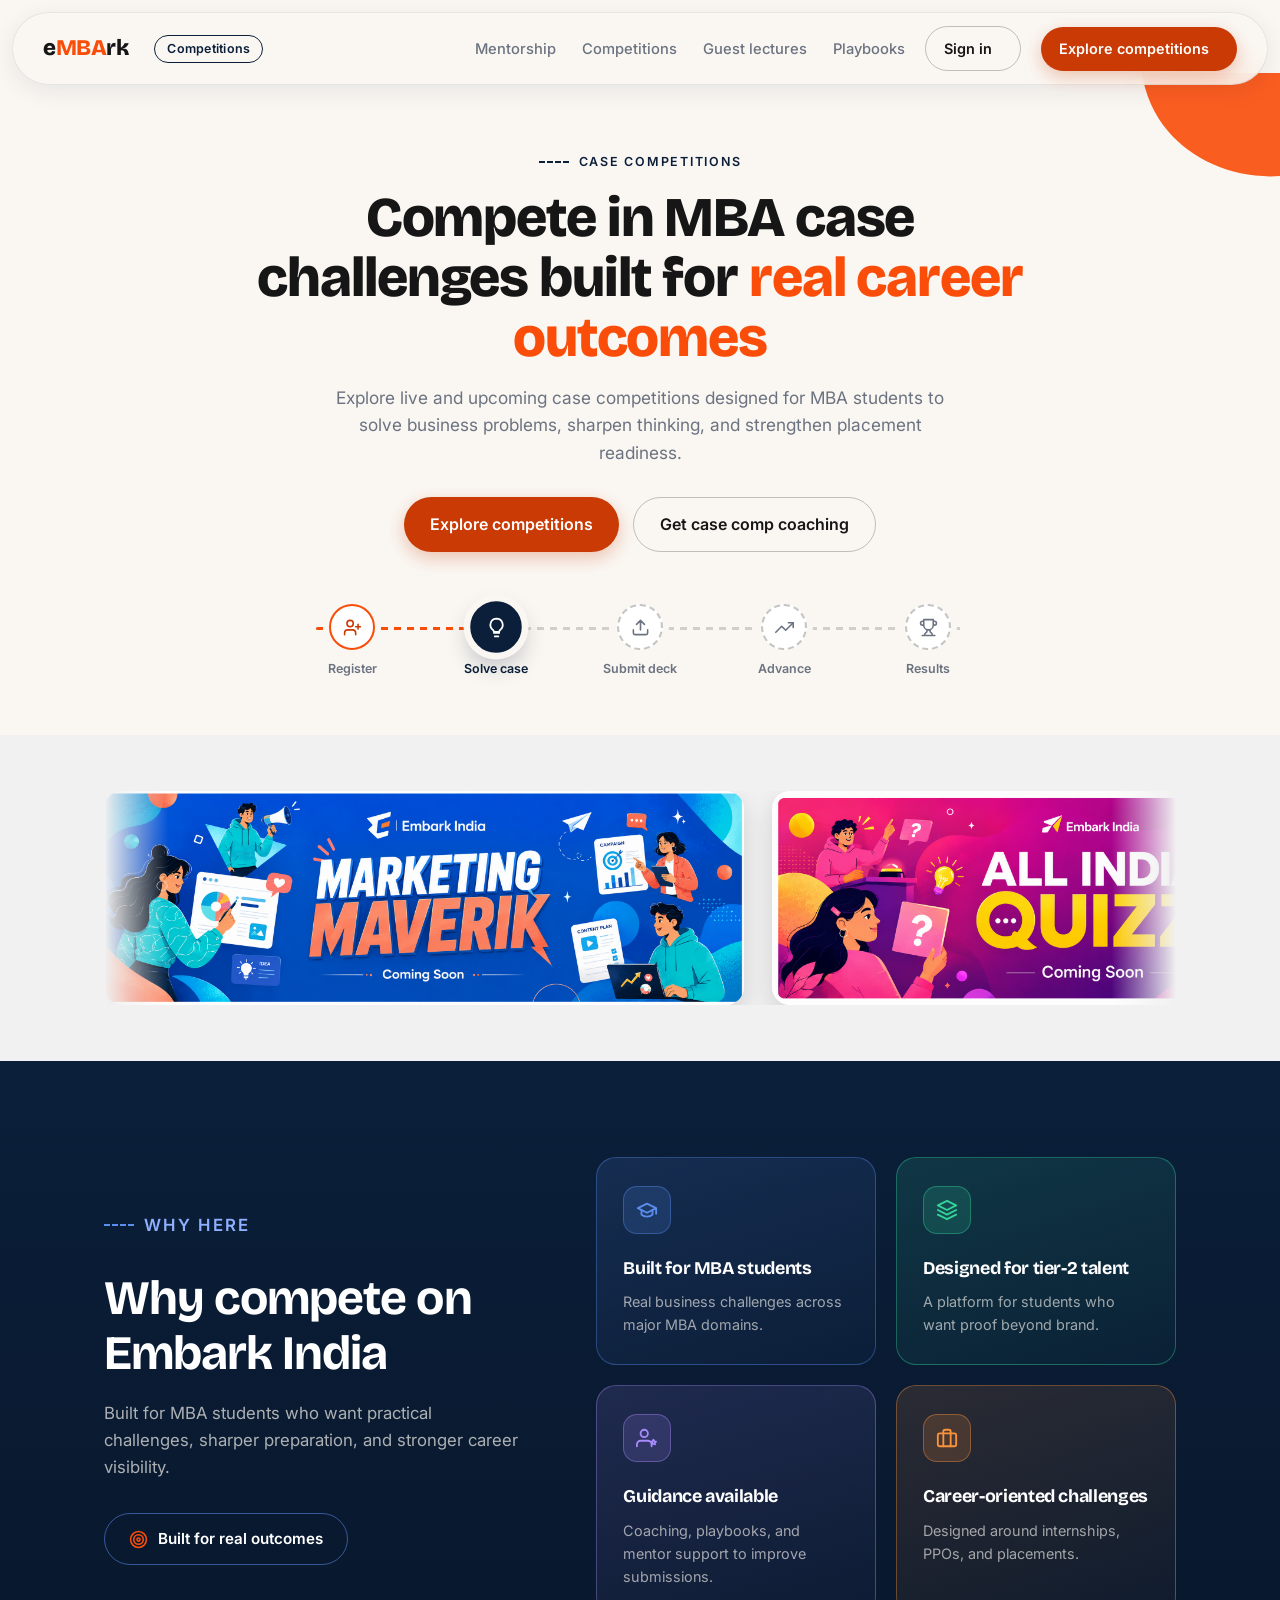
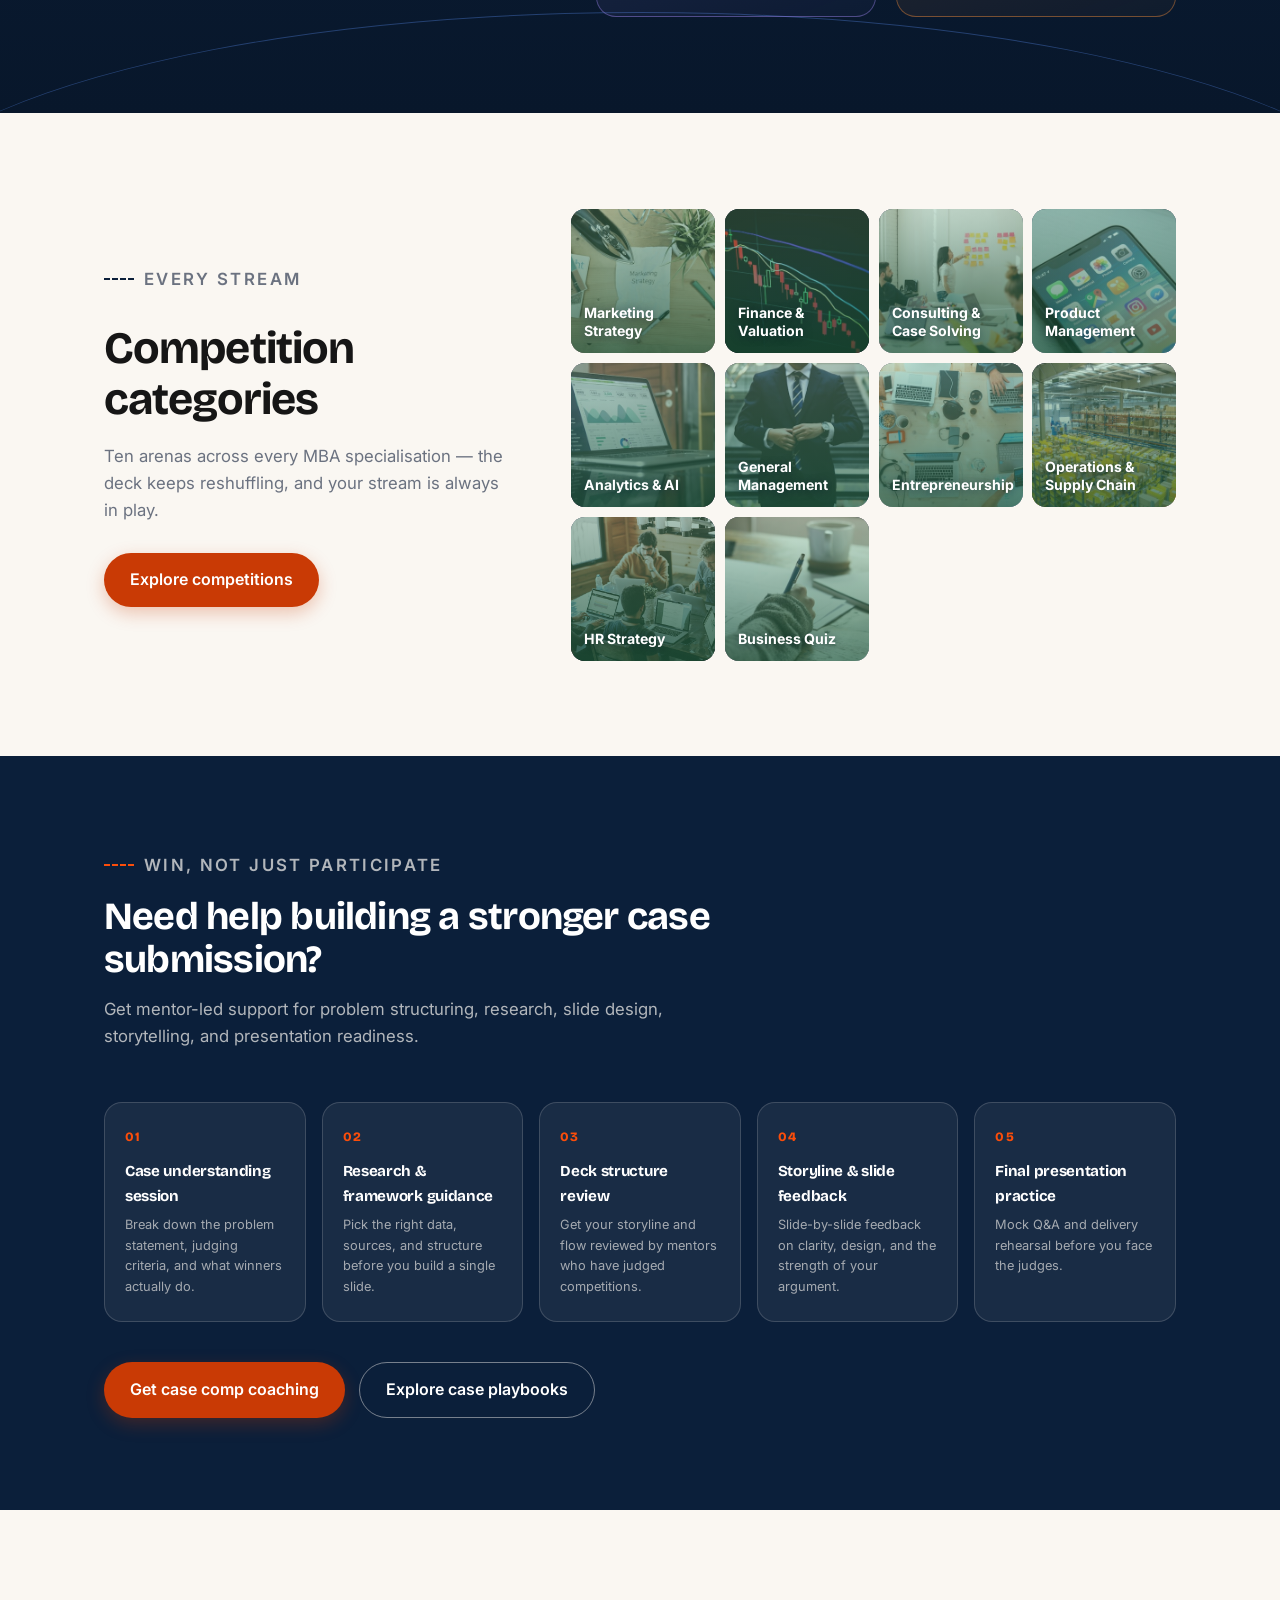
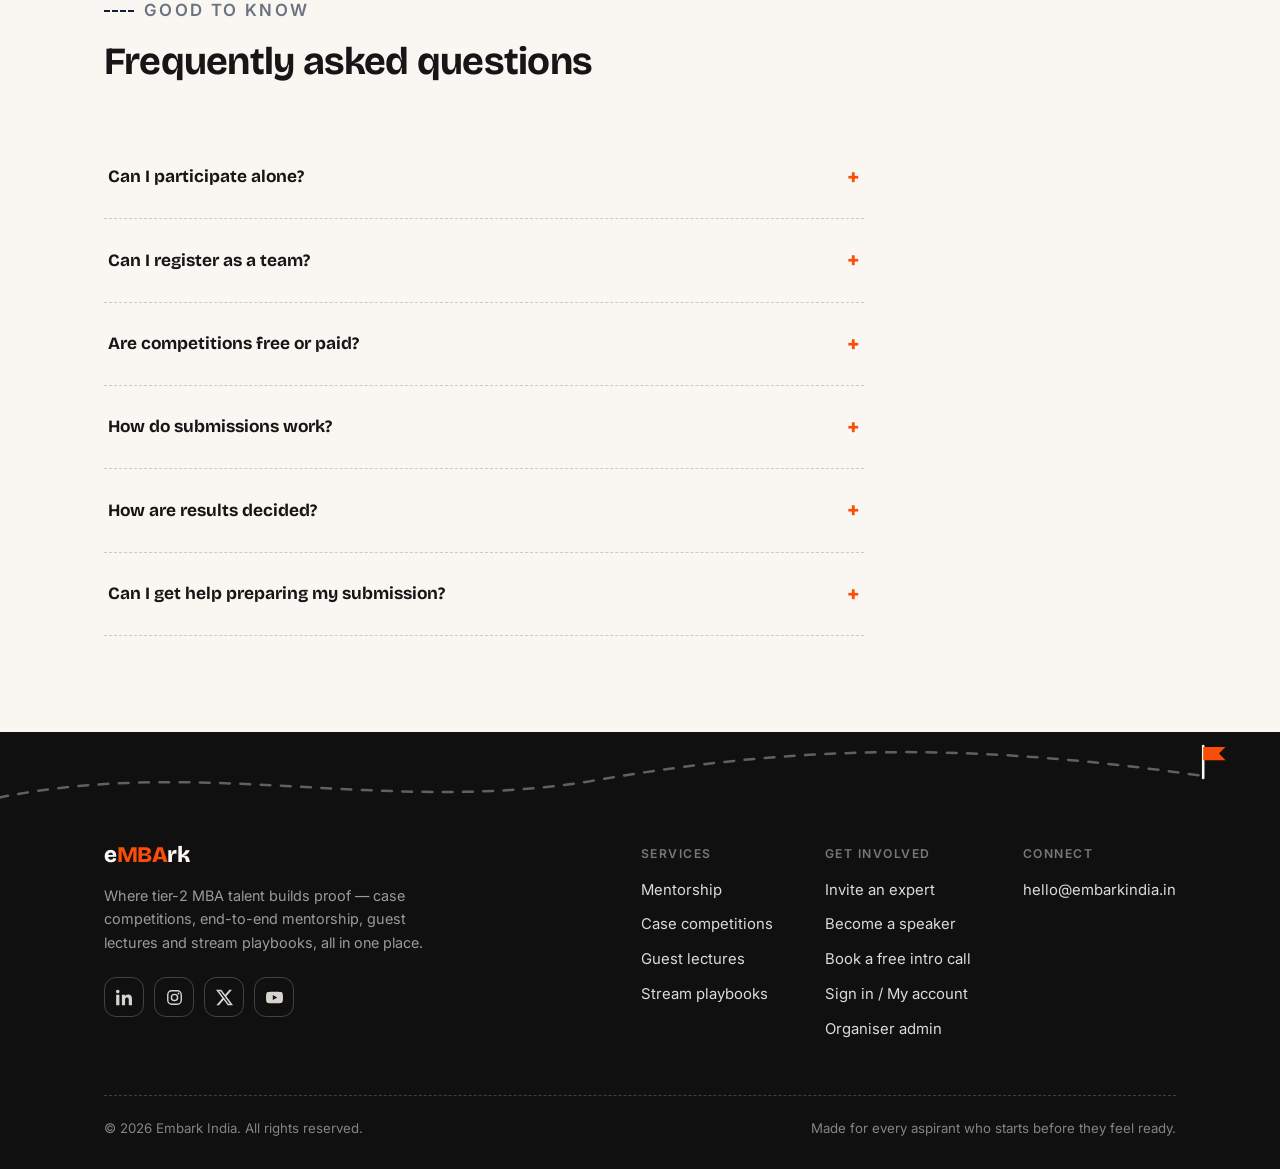
<file: competitions.html>
<!DOCTYPE html>
<html lang="en">
<head>
<meta charset="UTF-8">
<meta name="viewport" content="width=device-width, initial-scale=1">
<title>Case Competitions — Embark India</title>
<meta name="description" content="Live and upcoming MBA case competitions built for real career outcomes. Register solo or as a team, submit within timed rounds, track results — with coaching to help you win.">
<link rel="preconnect" href="https://fonts.googleapis.com">
<link rel="preconnect" href="https://fonts.gstatic.com" crossorigin>
<link href="https://fonts.googleapis.com/css2?family=Bricolage+Grotesque:opsz,wght@12..96,600;12..96,700;12..96,800&family=Inter:wght@400;500;600&display=swap" rel="stylesheet">
<link rel="stylesheet" href="css/gl.css?v=6">
<style>
  /* ---------- hero ---------- */
  .cc-hero{position:relative;padding:72px 0 56px;overflow:hidden}
  .cc-hero .wrap{position:relative;z-index:1;max-width:840px;text-align:center;margin:0 auto}
  .cc-hero h1{font-size:clamp(2.1rem,5vw,3.5rem);margin-bottom:16px}
  .cc-hero h1 .accent{color:var(--orange)}
  .cc-hero .lead{font-size:1.08rem;color:var(--ink-soft);max-width:620px;margin:0 auto 30px}
  .cc-hero .hero-ctas{display:flex;gap:14px;justify-content:center;flex-wrap:wrap}

  /* journey flow animation */
  .flow{max-width:720px;margin:52px auto 0;position:relative}
  .flow-steps{display:flex;justify-content:space-between;position:relative}
  .flow-track{
    position:absolute;top:23px;left:36px;right:36px;height:3px;border-radius:2px;
    background:repeating-linear-gradient(90deg,rgba(22,22,22,.18) 0 7px,transparent 7px 13px);
  }
  .flow-fill{
    position:absolute;top:0;left:0;height:100%;width:0;border-radius:2px;
    background:repeating-linear-gradient(90deg,var(--orange) 0 7px,transparent 7px 13px);
    transition:width .55s cubic-bezier(.4,0,.2,1);
  }
  .flow-step{display:flex;flex-direction:column;align-items:center;gap:9px;position:relative;z-index:1;flex:1}
  .fs-dot{
    width:46px;height:46px;border-radius:50%;background:var(--white);
    border:2px dashed rgba(22,22,22,.25);color:var(--ink-soft);
    display:flex;align-items:center;justify-content:center;
    transition:all .35s;box-shadow:0 0 0 6px var(--cream);
  }
  .fs-dot svg{width:19px;height:19px}
  .flow-step small{font-size:.78rem;font-weight:600;color:var(--ink-soft);transition:color .3s;white-space:nowrap}
  .flow-step.done .fs-dot{border:2px solid var(--orange);color:var(--orange-deep);background:#fff}
  .flow-step.on .fs-dot{
    background:var(--navy);border:2px solid var(--navy);color:#fff;
    transform:scale(1.12);box-shadow:0 0 0 6px var(--cream),0 10px 22px rgba(11,31,58,.3);
  }
  .flow-step.on small{color:var(--navy)}
  @media (max-width:620px){
    .flow-step small{font-size:.62rem}
    .fs-dot{width:38px;height:38px}
    .fs-dot svg{width:16px;height:16px}
    .flow-track{top:19px;left:26px;right:26px}
  }
  @media (prefers-reduced-motion:reduce){
    .flow-step .fs-dot{border:2px solid var(--orange);color:var(--orange-deep);background:#fff;transform:none}
    .flow-fill{width:100%!important;transition:none}
  }

  /* ---------- live & upcoming: poster marquee (same as home) ---------- */
  .posters{padding:56px 0;background:#F1F1F1;overflow:hidden}
  .poster-view{overflow:hidden;
    -webkit-mask-image:linear-gradient(90deg,transparent,#000 6%,#000 94%,transparent);
    mask-image:linear-gradient(90deg,transparent,#000 6%,#000 94%,transparent);
  }
  .poster-track{display:flex;width:max-content;animation:postslide 36s linear infinite}
  .poster-track:hover{animation-play-state:paused}
  @keyframes postslide{to{transform:translateX(-50%)}}
  .poster-card{
    flex:0 0 auto;width:min(52vw,640px);margin-right:28px;
    display:block;position:relative;overflow:hidden;border-radius:18px;
    box-shadow:0 10px 26px rgba(22,22,22,.14);
    transition:box-shadow .3s;
  }
  .poster-card:hover{box-shadow:0 16px 38px rgba(22,22,22,.22)}
  .poster-card img{display:block;width:100%;height:auto}
  .poster-shine{
    position:absolute;top:-20%;bottom:-20%;left:-30%;width:36%;
    background:linear-gradient(105deg,transparent,rgba(255,255,255,.32),transparent);
    transform:skewX(-18deg) translateX(-140%);pointer-events:none;
  }
  .poster-card:hover .poster-shine{
    transform:skewX(-18deg) translateX(560%);
    transition:transform .9s ease;
  }
  @media (max-width:760px){
    .poster-card{width:82vw;margin-right:18px}
  }
  @media (prefers-reduced-motion:reduce){
    .poster-track{animation:none}
    .poster-card:hover .poster-shine{transform:skewX(-18deg) translateX(-140%)}
  }

  .my-strip{background:var(--white);border-radius:18px;padding:18px 24px;margin-bottom:30px;display:none}
  .my-strip.show{display:flex;align-items:center;justify-content:space-between;gap:14px;flex-wrap:wrap}
  .my-strip b{color:var(--green)}
  .my-strip .links{display:flex;flex-wrap:wrap;gap:8px}
  .my-strip a{font-size:.85rem;font-weight:600;color:var(--green);text-decoration:none;border:1.5px solid rgba(11,31,58,.4);border-radius:999px;padding:6px 14px}
  .my-strip a:hover{background:var(--green);color:#fff}

  /* ---------- why compete (dark panel) ---------- */
  .why-sec{
    background:linear-gradient(180deg,#0B1F3A,#08172B);
    padding:96px 0;position:relative;overflow:hidden;
  }
  .why-sec::after{
    content:"";position:absolute;left:-10%;right:-10%;bottom:-120px;height:220px;
    border-radius:50% 50% 0 0/100% 100% 0 0;
    border-top:1.5px solid rgba(91,141,239,.35);pointer-events:none;
  }
  .why-wrap{display:grid;grid-template-columns:.85fr 1.15fr;gap:64px;align-items:center;position:relative;z-index:1}
  .why-left .eyebrow{color:#8FB0FF}
  .why-left .eyebrow::before{border-color:#5B8DEF}
  .why-left h2{color:#fff;font-size:clamp(1.9rem,4vw,3rem);margin-bottom:20px}
  .why-left p{color:rgba(250,247,242,.68);font-size:1.05rem;max-width:420px;margin-bottom:32px}
  .why-badge{
    display:inline-flex;align-items:center;gap:10px;
    font-size:.95rem;font-weight:600;color:#fff;
    border:1.5px solid rgba(91,141,239,.55);border-radius:999px;padding:13px 24px;
    transition:border-color .25s,background .25s;
  }
  .why-badge:hover{border-color:#8FB0FF;background:rgba(91,141,239,.1)}
  .why-badge svg{width:19px;height:19px;color:var(--orange)}
  .why-grid{display:grid;grid-template-columns:1fr 1fr;gap:20px}
  .why-card{
    --wc:91,141,239;
    background:linear-gradient(160deg,rgba(var(--wc),.14),rgba(var(--wc),.03));
    border:1px solid rgba(var(--wc),.38);border-radius:20px;padding:28px 26px;
    transition:transform .25s,box-shadow .25s,border-color .25s;
  }
  .why-card:hover{transform:translateY(-5px);border-color:rgba(var(--wc),.7);box-shadow:0 18px 44px rgba(0,0,0,.35)}
  .wc-green{--wc:52,211,153}
  .wc-purple{--wc:167,139,250}
  .wc-orange{--wc:251,146,60}
  .why-ico{
    width:48px;height:48px;border-radius:14px;
    background:rgba(var(--wc),.16);border:1px solid rgba(var(--wc),.4);color:rgb(var(--wc));
    display:flex;align-items:center;justify-content:center;margin-bottom:20px;
    transition:transform .25s;
  }
  .why-card:hover .why-ico{transform:scale(1.08) rotate(-4deg)}
  .why-ico svg{width:22px;height:22px}
  .why-card h3{font-size:1.12rem;font-weight:700;color:#fff;margin-bottom:8px}
  .why-card p{font-size:.9rem;color:rgba(250,247,242,.62)}
  @media (max-width:980px){
    .why-wrap{grid-template-columns:1fr;gap:44px}
    .why-left p{max-width:none}
  }
  @media (max-width:560px){.why-grid{grid-template-columns:1fr}}

  /* ---------- categories: shuffle grid ---------- */
  .cat-sec{padding:96px 0;overflow:hidden}
  .cat-wrap{display:grid;grid-template-columns:.8fr 1.2fr;gap:64px;align-items:center}
  .cat-left h2{font-size:clamp(1.9rem,4vw,2.8rem);margin-bottom:18px}
  .cat-left p{color:var(--ink-soft);font-size:1.05rem;max-width:400px;margin-bottom:30px}
  .cat-grid{display:grid;grid-template-columns:repeat(4,1fr);gap:10px}
  .cat-tile{
    position:relative;aspect-ratio:1;border-radius:14px;overflow:hidden;cursor:default;
    display:flex;align-items:flex-end;padding:12px 13px;
    background:var(--navy);transition:box-shadow .25s;will-change:transform;
  }
  .cat-tile:hover{box-shadow:0 14px 30px rgba(11,31,58,.28);z-index:2}
  .cat-tile img{
    position:absolute;inset:0;width:100%;height:100%;object-fit:cover;
    transition:transform .5s ease;
  }
  .cat-tile:hover img{transform:scale(1.07)}
  .cat-tile::after{
    content:"";position:absolute;inset:0;
    background:linear-gradient(180deg,rgba(110,178,140,.35),rgba(30,88,62,.72));
    pointer-events:none;transition:background .3s;
  }
  .cat-tile:hover::after{background:linear-gradient(180deg,rgba(110,178,140,.2),rgba(30,88,62,.58))}
  .cat-tile .name{
    position:relative;z-index:1;color:#fff;font-weight:700;
    font-size:clamp(.76rem,1.1vw,.92rem);line-height:1.3;
    text-shadow:0 1px 8px rgba(8,23,43,.5);
  }
  @media (max-width:980px){
    .cat-wrap{grid-template-columns:1fr;gap:40px}
    .cat-left p{max-width:none}
  }
  @media (max-width:560px){.cat-grid{grid-template-columns:repeat(3,1fr)}}

  /* ---------- coaching (navy band) ---------- */
  .coach-sec{background:var(--navy);color:var(--cream);padding:92px 0}
  .coach-sec .eyebrow{color:rgba(250,247,242,.75)}
  .coach-sec .eyebrow::before{border-color:var(--orange)}
  .coach-sec h2{color:#fff}
  .coach-sec .sec-head p{color:rgba(250,247,242,.7)}
  .coach-grid{display:grid;grid-template-columns:repeat(5,1fr);gap:16px;margin-bottom:40px}
  .coach-card{
    background:rgba(250,247,242,.06);border:1px solid rgba(250,247,242,.16);
    border-radius:18px;padding:24px 20px;transition:background .25s,transform .25s;
  }
  .coach-card:hover{background:rgba(250,247,242,.12);transform:translateY(-5px)}
  .coach-card .ci{font-family:var(--display);font-weight:800;font-size:.8rem;color:var(--orange);letter-spacing:.1em;margin-bottom:12px;display:block}
  .coach-card h3{font-size:.95rem;font-weight:700;color:#fff;margin-bottom:7px}
  .coach-card p{font-size:.8rem;color:rgba(250,247,242,.62)}
  .coach-ctas{display:flex;gap:14px;flex-wrap:wrap}
  .btn-ghost-w{
    display:inline-flex;align-items:center;justify-content:center;gap:10px;
    font-family:var(--body);font-weight:600;font-size:1rem;padding:14px 26px;min-height:48px;
    border-radius:999px;text-decoration:none;color:#fff;border:1.5px solid rgba(250,247,242,.45);
    transition:border-color .2s,background .2s;
  }
  .btn-ghost-w:hover{border-color:#fff;background:rgba(250,247,242,.08)}
  @media (max-width:980px){.coach-grid{grid-template-columns:1fr 1fr}}
  @media (max-width:560px){.coach-grid{grid-template-columns:1fr}}
</style>
</head>
<body>

<nav class="nav" id="site-nav" aria-label="Main">
  <div class="nav-inner">
    <div class="nav-brand">
      <a class="wordmark" href="index.html" aria-label="Embark India home">e<span class="mba">MBA</span>rk<svg class="wm-flag" viewBox="0 0 13 15" aria-hidden="true"><path d="M1.5 15V1" stroke="#161616" stroke-width="1.6" stroke-linecap="round"/><path d="M1.5 1.2h9.5l-2.8 3 2.8 3H1.5z" fill="#FB4D0A"/></svg></a>
      <span class="nav-service">Competitions</span>
    </div>
    <ul class="nav-links">
      <li><a href="mentorship.html">Mentorship</a></li>
      <li><a href="competitions.html">Competitions</a></li>
      <li><a href="guest-lectures.html">Guest lectures</a></li>
      <li><a href="playbooks.html">Playbooks</a></li>
    </ul>
    <a class="btn btn-ghost btn-sm nav-signin" href="account.html">Sign in</a>
    <a class="btn btn-primary btn-sm" href="#competitions">Explore competitions</a>
    <button class="nav-burger" id="nav-burger" aria-label="Open menu" aria-expanded="false">
      <svg viewBox="0 0 24 24" fill="none" stroke="currentColor" stroke-width="2.2" stroke-linecap="round" aria-hidden="true"><path d="M4 7h16M4 12h16M4 17h16"/></svg>
    </button>
  </div>
  <div class="mob-menu" id="mob-menu">
    <a href="mentorship.html">Mentorship</a>
    <a href="competitions.html">Competitions</a>
    <a href="guest-lectures.html">Guest lectures</a>
    <a href="playbooks.html">Playbooks</a>
    <a href="#competitions" style="color:var(--orange-deep)">Explore competitions</a>
    <a href="account.html">Sign in / My account</a>
  </div>
</nav>

<!-- 1. HERO -->
<header class="cc-hero">
  <svg class="hero-blob" style="position:absolute;top:-130px;right:-140px;width:320px;opacity:.9" viewBox="0 0 330 300" aria-hidden="true">
    <path fill="#FB4D0A" d="M236 20c46 25 86 70 82 114-4 44-52 88-106 102-53 14-110-4-142-42C38 156 32 98 58 60 84 21 142 3 182 6c20 2 38 7 54 14Z"/>
  </svg>
  <div class="wrap">
    <p class="eyebrow" style="justify-content:center">Case competitions</p>
    <h1>Compete in MBA case challenges built for <span class="accent">real career outcomes</span></h1>
    <p class="lead">Explore live and upcoming case competitions designed for MBA students to solve business problems, sharpen thinking, and strengthen placement readiness.</p>
    <div class="hero-ctas">
      <a class="btn btn-primary" href="#competitions">Explore competitions</a>
      <a class="btn btn-ghost" href="#coaching">Get case comp coaching</a>
    </div>

    <div class="flow" aria-hidden="true">
      <div class="flow-steps" id="flow-steps">
        <div class="flow-track"><i class="flow-fill" id="flow-fill"></i></div>
        <div class="flow-step"><span class="fs-dot"><svg viewBox="0 0 24 24" fill="none" stroke="currentColor" stroke-width="2" stroke-linecap="round" stroke-linejoin="round"><path d="M16 21v-2a4 4 0 0 0-4-4H6a4 4 0 0 0-4 4v2"/><circle cx="9" cy="7" r="4"/><path d="M19 8v6M22 11h-6"/></svg></span><small>Register</small></div>
        <div class="flow-step"><span class="fs-dot"><svg viewBox="0 0 24 24" fill="none" stroke="currentColor" stroke-width="2" stroke-linecap="round" stroke-linejoin="round"><path d="M9 18h6M10 22h4M12 2a7 7 0 0 0-4 12.7c.6.5 1 1.4 1 2.3h6c0-.9.4-1.8 1-2.3A7 7 0 0 0 12 2z"/></svg></span><small>Solve case</small></div>
        <div class="flow-step"><span class="fs-dot"><svg viewBox="0 0 24 24" fill="none" stroke="currentColor" stroke-width="2" stroke-linecap="round" stroke-linejoin="round"><path d="M21 15v4a2 2 0 0 1-2 2H5a2 2 0 0 1-2-2v-4M17 8l-5-5-5 5M12 3v12"/></svg></span><small>Submit deck</small></div>
        <div class="flow-step"><span class="fs-dot"><svg viewBox="0 0 24 24" fill="none" stroke="currentColor" stroke-width="2" stroke-linecap="round" stroke-linejoin="round"><path d="M23 6l-9.5 9.5-5-5L1 18"/><path d="M17 6h6v6"/></svg></span><small>Advance</small></div>
        <div class="flow-step"><span class="fs-dot"><svg viewBox="0 0 24 24" fill="none" stroke="currentColor" stroke-width="2" stroke-linecap="round" stroke-linejoin="round"><path d="M6 9H4.5a2.5 2.5 0 0 1 0-5H6M18 9h1.5a2.5 2.5 0 0 0 0-5H18M4 22h16M10 14.66V17c0 .55-.47.98-.97 1.21C7.85 18.75 7 20.24 7 22M14 14.66V17c0 .55.47.98.97 1.21 1.18.54 2.03 2.03 2.03 3.79M18 2H6v7a6 6 0 0 0 12 0V2z"/></svg></span><small>Results</small></div>
      </div>
    </div>
  </div>
</header>

<!-- 2. LIVE & UPCOMING — poster carousel (same as home) -->
<section class="posters" id="competitions" aria-label="Live and upcoming competitions">
  <div class="wrap">
    <div class="my-strip" id="my-strip">
      <span><b>My competitions:</b> you're registered — jump back in.</span>
      <span class="links" id="my-links"></span>
    </div>
    <div class="poster-car">
      <div class="poster-view">
        <div class="poster-track" id="poster-track">
          <a class="poster-card" href="competition.html?c=analytics-case-cup">
            <img src="assets/posters/finance.png" alt="Embark India Finance Competition">
            <span class="poster-shine" aria-hidden="true"></span>
          </a>
          <a class="poster-card" href="competition.html?c=quickcommerce-ops-clash">
            <img src="assets/posters/quiz.png" alt="Embark India All India Quiz">
            <span class="poster-shine" aria-hidden="true"></span>
          </a>
          <a class="poster-card" href="competition.html?c=fmcg-growth-sprint">
            <img src="assets/posters/marketing.png" alt="Embark India Marketing Maverick">
            <span class="poster-shine" aria-hidden="true"></span>
          </a>
        </div>
      </div>
    </div>
  </div>
</section>

<!-- 3. WHY COMPETE -->
<section class="why-sec">
  <div class="wrap why-wrap">
    <div class="why-left">
      <p class="eyebrow">Why here</p>
      <h2>Why compete on Embark India</h2>
      <p>Built for MBA students who want practical challenges, sharper preparation, and stronger career visibility.</p>
      <span class="why-badge"><svg viewBox="0 0 24 24" fill="none" stroke="currentColor" stroke-width="2" stroke-linecap="round" stroke-linejoin="round"><circle cx="12" cy="12" r="10"/><circle cx="12" cy="12" r="6"/><circle cx="12" cy="12" r="2"/></svg>Built for real outcomes</span>
    </div>
    <div class="why-grid">
      <div class="why-card reveal">
        <span class="why-ico"><svg viewBox="0 0 24 24" fill="none" stroke="currentColor" stroke-width="2" stroke-linecap="round" stroke-linejoin="round"><path d="M22 10v6M2 10l10-5 10 5-10 5z"/><path d="M6 12v5c3 3 9 3 12 0v-5"/></svg></span>
        <h3>Built for MBA students</h3>
        <p>Real business challenges across major MBA domains.</p>
      </div>
      <div class="why-card wc-green reveal">
        <span class="why-ico"><svg viewBox="0 0 24 24" fill="none" stroke="currentColor" stroke-width="2" stroke-linecap="round" stroke-linejoin="round"><path d="M12 2 2 7l10 5 10-5-10-5zM2 17l10 5 10-5M2 12l10 5 10-5"/></svg></span>
        <h3>Designed for tier-2 talent</h3>
        <p>A platform for students who want proof beyond brand.</p>
      </div>
      <div class="why-card wc-purple reveal">
        <span class="why-ico"><svg viewBox="0 0 24 24" fill="none" stroke="currentColor" stroke-width="2" stroke-linecap="round" stroke-linejoin="round"><path d="M17 21v-2a4 4 0 0 0-4-4H5a4 4 0 0 0-4 4v2"/><circle cx="9" cy="7" r="4"/><path d="m19 14 1 1.6 1.8.3-1.3 1.3.3 1.8-1.8-.9-1.8.9.3-1.8-1.3-1.3 1.8-.3z"/></svg></span>
        <h3>Guidance available</h3>
        <p>Coaching, playbooks, and mentor support to improve submissions.</p>
      </div>
      <div class="why-card wc-orange reveal">
        <span class="why-ico"><svg viewBox="0 0 24 24" fill="none" stroke="currentColor" stroke-width="2" stroke-linecap="round" stroke-linejoin="round"><rect x="2" y="7" width="20" height="14" rx="2"/><path d="M16 21V5a2 2 0 0 0-2-2h-4a2 2 0 0 0-2 2v16"/></svg></span>
        <h3>Career-oriented challenges</h3>
        <p>Designed around internships, PPOs, and placements.</p>
      </div>
    </div>
  </div>
</section>

<!-- 5. CATEGORIES: shuffle grid -->
<section class="cat-sec">
  <div class="wrap cat-wrap">
    <div class="cat-left">
      <p class="eyebrow">Every stream</p>
      <h2>Competition categories</h2>
      <p>Ten arenas across every MBA specialisation — the deck keeps reshuffling, and your stream is always in play.</p>
      <a class="btn btn-primary" href="#competitions">Explore competitions</a>
    </div>
    <div class="cat-grid" id="cat-grid" aria-label="Competition categories">
      <div class="cat-tile"><img src="assets/categories/marketing.jpg" alt="Marketing strategy notes on a desk" loading="lazy"><span class="name">Marketing Strategy</span></div>
      <div class="cat-tile"><img src="assets/categories/finance.jpg" alt="Stock market candlestick chart" loading="lazy"><span class="name">Finance &amp; Valuation</span></div>
      <div class="cat-tile"><img src="assets/categories/consulting.jpg" alt="Team solving a problem on a whiteboard" loading="lazy"><span class="name">Consulting &amp; Case Solving</span></div>
      <div class="cat-tile"><img src="assets/categories/product.jpg" alt="Smartphone with app icons" loading="lazy"><span class="name">Product Management</span></div>
      <div class="cat-tile"><img src="assets/categories/analytics.jpg" alt="Analytics dashboard on a laptop" loading="lazy"><span class="name">Analytics &amp; AI</span></div>
      <div class="cat-tile"><img src="assets/categories/genmgmt.jpg" alt="Business leader in a suit" loading="lazy"><span class="name">General Management</span></div>
      <div class="cat-tile"><img src="assets/categories/entrepreneur.jpg" alt="Startup team working at a shared desk" loading="lazy"><span class="name">Entrepreneurship</span></div>
      <div class="cat-tile"><img src="assets/categories/operations.jpg" alt="Warehouse with stacked inventory" loading="lazy"><span class="name">Operations &amp; Supply Chain</span></div>
      <div class="cat-tile"><img src="assets/categories/hr.jpg" alt="Team collaborating around a table" loading="lazy"><span class="name">HR Strategy</span></div>
      <div class="cat-tile"><img src="assets/categories/quiz.jpg" alt="Student writing answers on paper" loading="lazy"><span class="name">Business Quiz</span></div>
    </div>
  </div>
</section>

<!-- 6. COACHING -->
<section class="coach-sec" id="coaching">
  <div class="wrap">
    <div class="sec-head">
      <p class="eyebrow">Win, not just participate</p>
      <h2>Need help building a stronger case submission?</h2>
      <p>Get mentor-led support for problem structuring, research, slide design, storytelling, and presentation readiness.</p>
    </div>
    <div class="coach-grid">
      <div class="coach-card reveal"><span class="ci">01</span><h3>Case understanding session</h3><p>Break down the problem statement, judging criteria, and what winners actually do.</p></div>
      <div class="coach-card reveal"><span class="ci">02</span><h3>Research &amp; framework guidance</h3><p>Pick the right data, sources, and structure before you build a single slide.</p></div>
      <div class="coach-card reveal"><span class="ci">03</span><h3>Deck structure review</h3><p>Get your storyline and flow reviewed by mentors who have judged competitions.</p></div>
      <div class="coach-card reveal"><span class="ci">04</span><h3>Storyline &amp; slide feedback</h3><p>Slide-by-slide feedback on clarity, design, and the strength of your argument.</p></div>
      <div class="coach-card reveal"><span class="ci">05</span><h3>Final presentation practice</h3><p>Mock Q&amp;A and delivery rehearsal before you face the judges.</p></div>
    </div>
    <div class="coach-ctas">
      <a class="btn btn-primary" href="mentorship.html#phase-4">Get case comp coaching</a>
      <a class="btn-ghost-w" href="playbooks.html">Explore case playbooks</a>
    </div>
  </div>
</section>

<!-- 7. FAQ -->
<section class="faq" style="padding:84px 0 96px">
  <div class="wrap">
    <div class="sec-head">
      <p class="eyebrow">Good to know</p>
      <h2>Frequently asked questions</h2>
    </div>
    <div class="faq-list">
      <details class="faq-item"><summary>Can I participate alone?</summary><p class="faq-body">Yes, some competitions allow solo participation. Others may require teams depending on the rules — the team size is shown on every competition card.</p></details>
      <details class="faq-item"><summary>Can I register as a team?</summary><p class="faq-body">Yes, the team lead can register and add teammates during registration.</p></details>
      <details class="faq-item"><summary>Are competitions free or paid?</summary><p class="faq-body">Some competitions are free, while others may require a small registration fee. The fee is always shown upfront on the card and the details page.</p></details>
      <details class="faq-item"><summary>How do submissions work?</summary><p class="faq-body">Each round has a deadline. Teams upload their submission before the round closes — the details page shows every round's window and status.</p></details>
      <details class="faq-item"><summary>How are results decided?</summary><p class="faq-body">Judging happens offline. The platform shows round status, advancement, and final results once updated.</p></details>
      <details class="faq-item"><summary>Can I get help preparing my submission?</summary><p class="faq-body">Yes — Embark India offers case competition coaching and playbooks to help you prepare a stronger submission.</p></details>
    </div>
  </div>
</section>

<footer>
  <svg class="foot-path" viewBox="0 0 1200 90" preserveAspectRatio="none" aria-hidden="true">
    <path class="fp-line" d="M-20 70 C 180 20, 360 85, 560 48 S 920 12, 1128 44" fill="none"/>
    <g transform="translate(1128 44)">
      <path d="M0 2V-30" stroke="#FAF7F2" stroke-width="2.4" stroke-linecap="round"/>
      <path d="M0 -29h21l-6.2 6.6 6.2 6.6H0z" fill="#FB4D0A"/>
    </g>
  </svg>
  <div class="wrap">
    <div class="foot-grid">
      <div class="foot-brand">
        <a class="wordmark" href="index.html" aria-label="Embark India home">e<span class="mba">MBA</span>rk</a>
        <p class="foot-blurb">Where tier-2 MBA talent builds proof — case competitions, end-to-end mentorship, guest lectures and stream playbooks, all in one place.</p>
        <div class="foot-social" aria-label="Social links">
          <a class="soc soc-in" href="#" aria-label="LinkedIn"><svg viewBox="0 0 24 24" fill="currentColor" aria-hidden="true"><path d="M4.98 3.5C4.98 4.88 3.87 6 2.5 6S0 4.88 0 3.5 1.12 1 2.5 1s2.48 1.12 2.48 2.5zM.22 8.16h4.56V23H.22zM8.34 8.16h4.37v2.02h.06c.61-1.15 2.1-2.37 4.32-2.37 4.62 0 5.47 3.04 5.47 6.99V23h-4.55v-7.21c0-1.72-.03-3.93-2.4-3.93-2.4 0-2.77 1.87-2.77 3.8V23H8.34z"/></svg></a>
          <a class="soc soc-ig" href="#" aria-label="Instagram"><svg viewBox="0 0 24 24" fill="none" stroke="currentColor" stroke-width="2" aria-hidden="true"><rect x="2.5" y="2.5" width="19" height="19" rx="5.5"/><circle cx="12" cy="12" r="4.4"/><circle cx="17.6" cy="6.4" r="1.3" fill="currentColor" stroke="none"/></svg></a>
          <a class="soc soc-x" href="#" aria-label="X (Twitter)"><svg viewBox="0 0 24 24" fill="currentColor" aria-hidden="true"><path d="M18.9 1.15h3.68l-8.04 9.19L24 22.85h-7.41l-5.8-7.58-6.64 7.58H.47l8.6-9.83L0 1.15h7.59l5.24 6.93zm-1.29 19.5h2.04L6.49 3.24H4.3z"/></svg></a>
          <a class="soc soc-yt" href="#" aria-label="YouTube"><svg viewBox="0 0 24 24" fill="currentColor" aria-hidden="true"><path d="M23.5 6.5a3.02 3.02 0 0 0-2.12-2.14C19.5 3.85 12 3.85 12 3.85s-7.5 0-9.38.51A3.02 3.02 0 0 0 .5 6.5 31.6 31.6 0 0 0 0 12a31.6 31.6 0 0 0 .5 5.5 3.02 3.02 0 0 0 2.12 2.14c1.88.51 9.38.51 9.38.51s7.5 0 9.38-.51a3.02 3.02 0 0 0 2.12-2.14A31.6 31.6 0 0 0 24 12a31.6 31.6 0 0 0-.5-5.5zM9.6 15.57V8.43L15.83 12z"/></svg></a>
        </div>
      </div>
      <div class="foot-links">
        <div>
          <h4>Services</h4>
          <ul>
            <li><a href="mentorship.html">Mentorship</a></li>
            <li><a href="competitions.html">Case competitions</a></li>
            <li><a href="guest-lectures.html">Guest lectures</a></li>
            <li><a href="playbooks.html">Stream playbooks</a></li>
          </ul>
        </div>
        <div>
          <h4>Get involved</h4>
          <ul>
            <li><a href="invite-expert.html">Invite an expert</a></li>
            <li><a href="become-speaker.html">Become a speaker</a></li>
            <li><a href="mentorship.html#intro">Book a free intro call</a></li>
            <li><a href="account.html">Sign in / My account</a></li>
            <li><a href="comp-admin.html">Organiser admin</a></li>
          </ul>
        </div>
        <div>
          <h4>Connect</h4>
          <ul>
            <li><a href="mailto:hello@embarkindia.in">hello@embarkindia.in</a></li>
          </ul>
        </div>
      </div>
    </div>
    <div class="foot-base">
      <span>© 2026 Embark India. All rights reserved.</span>
      <span>Made for every aspirant who starts before they feel ready.</span>
    </div>
  </div>
</footer>

<script src="assets/vendor/supabase.js"></script>
<script src="js/db.js?v=6"></script>
<script>
  // ----- posters: continuous marquee (same as home) -----
  (() => {
    const track = document.getElementById('poster-track');
    if (!track) return;
    const check = () => {
      [...track.children].forEach(c => {
        const img = c.querySelector('img');
        if (img && img.complete && img.naturalWidth === 0) c.remove();
      });
      if (!track.children.length) { document.getElementById('competitions').style.display = 'none'; return; }
      if (!matchMedia('(prefers-reduced-motion: reduce)').matches) track.innerHTML += track.innerHTML;
    };
    if (document.readyState === 'complete') check();
    else window.addEventListener('load', check);
  })();

  // ----- my competitions strip (from the database) -----
  (async () => {
    try {
      const regs = await dbMyRegs();
      if (!regs.length) return;
      const comps = await dbComps(true);
      const links = regs.map(r => {
        const c = comps.find(x => x.id === r.comp_id);
        return c ? `<a href="competition.html?c=${c.id}">${esc(c.title.split(':')[0])} · ${compStatus(c)}</a>` : '';
      }).join('');
      if (!links) return;
      document.getElementById('my-strip').classList.add('show');
      document.getElementById('my-links').innerHTML = links;
    } catch (e) {}
  })();

  // ----- hero flow animation -----
  (() => {
    const steps = [...document.querySelectorAll('.flow-step')];
    const fill = document.getElementById('flow-fill');
    if (window.matchMedia('(prefers-reduced-motion: reduce)').matches) return;
    let i = -1;
    const tick = () => {
      i = (i + 1) % (steps.length + 2); // pause of 2 beats at the end
      const idx = Math.min(i, steps.length - 1);
      steps.forEach((s, k) => {
        s.classList.toggle('done', k < idx || i >= steps.length);
        s.classList.toggle('on', k === idx && i < steps.length);
      });
      fill.style.width = (i >= steps.length ? 100 : (idx / (steps.length - 1)) * 100) + '%';
    };
    tick();
    setInterval(tick, 1300);
  })();

  // ----- category shuffle grid (FLIP swaps) -----
  (() => {
    const grid = document.getElementById('cat-grid');
    if (!grid || matchMedia('(prefers-reduced-motion: reduce)').matches) return;
    let paused = false;
    grid.addEventListener('mouseenter', () => paused = true);
    grid.addEventListener('mouseleave', () => paused = false);
    const shuffle = () => {
      if (paused || document.hidden) return;
      const tiles = [...grid.children];
      // pick two distinct tiles to swap
      const a = tiles[Math.floor(Math.random() * tiles.length)];
      let b = tiles[Math.floor(Math.random() * tiles.length)];
      if (a === b) b = tiles[(tiles.indexOf(a) + 5) % tiles.length];
      const ra = a.getBoundingClientRect(), rb = b.getBoundingClientRect();
      // swap in DOM
      const marker = document.createComment('');
      a.replaceWith(marker); b.replaceWith(a); marker.replaceWith(b);
      // FLIP: invert then play
      const na = a.getBoundingClientRect(), nb = b.getBoundingClientRect();
      [[a, ra, na], [b, rb, nb]].forEach(([el, from, to]) => {
        el.style.transition = 'none';
        el.style.transform = `translate(${from.left - to.left}px,${from.top - to.top}px)`;
        el.getBoundingClientRect();
        el.style.transition = 'transform .6s cubic-bezier(.4,0,.2,1)';
        el.style.transform = '';
      });
    };
    setInterval(shuffle, 2600);
  })();

  // ----- reveal on scroll -----
  const io = new IntersectionObserver(es => es.forEach(e => {
    if (e.isIntersecting) { e.target.classList.add('in'); io.unobserve(e.target); }
  }), { threshold: .12 });
  document.querySelectorAll('.reveal').forEach(el => io.observe(el));
</script>
<script src="js/nav.js?v=2" defer></script>
</body>
</html>
</file>
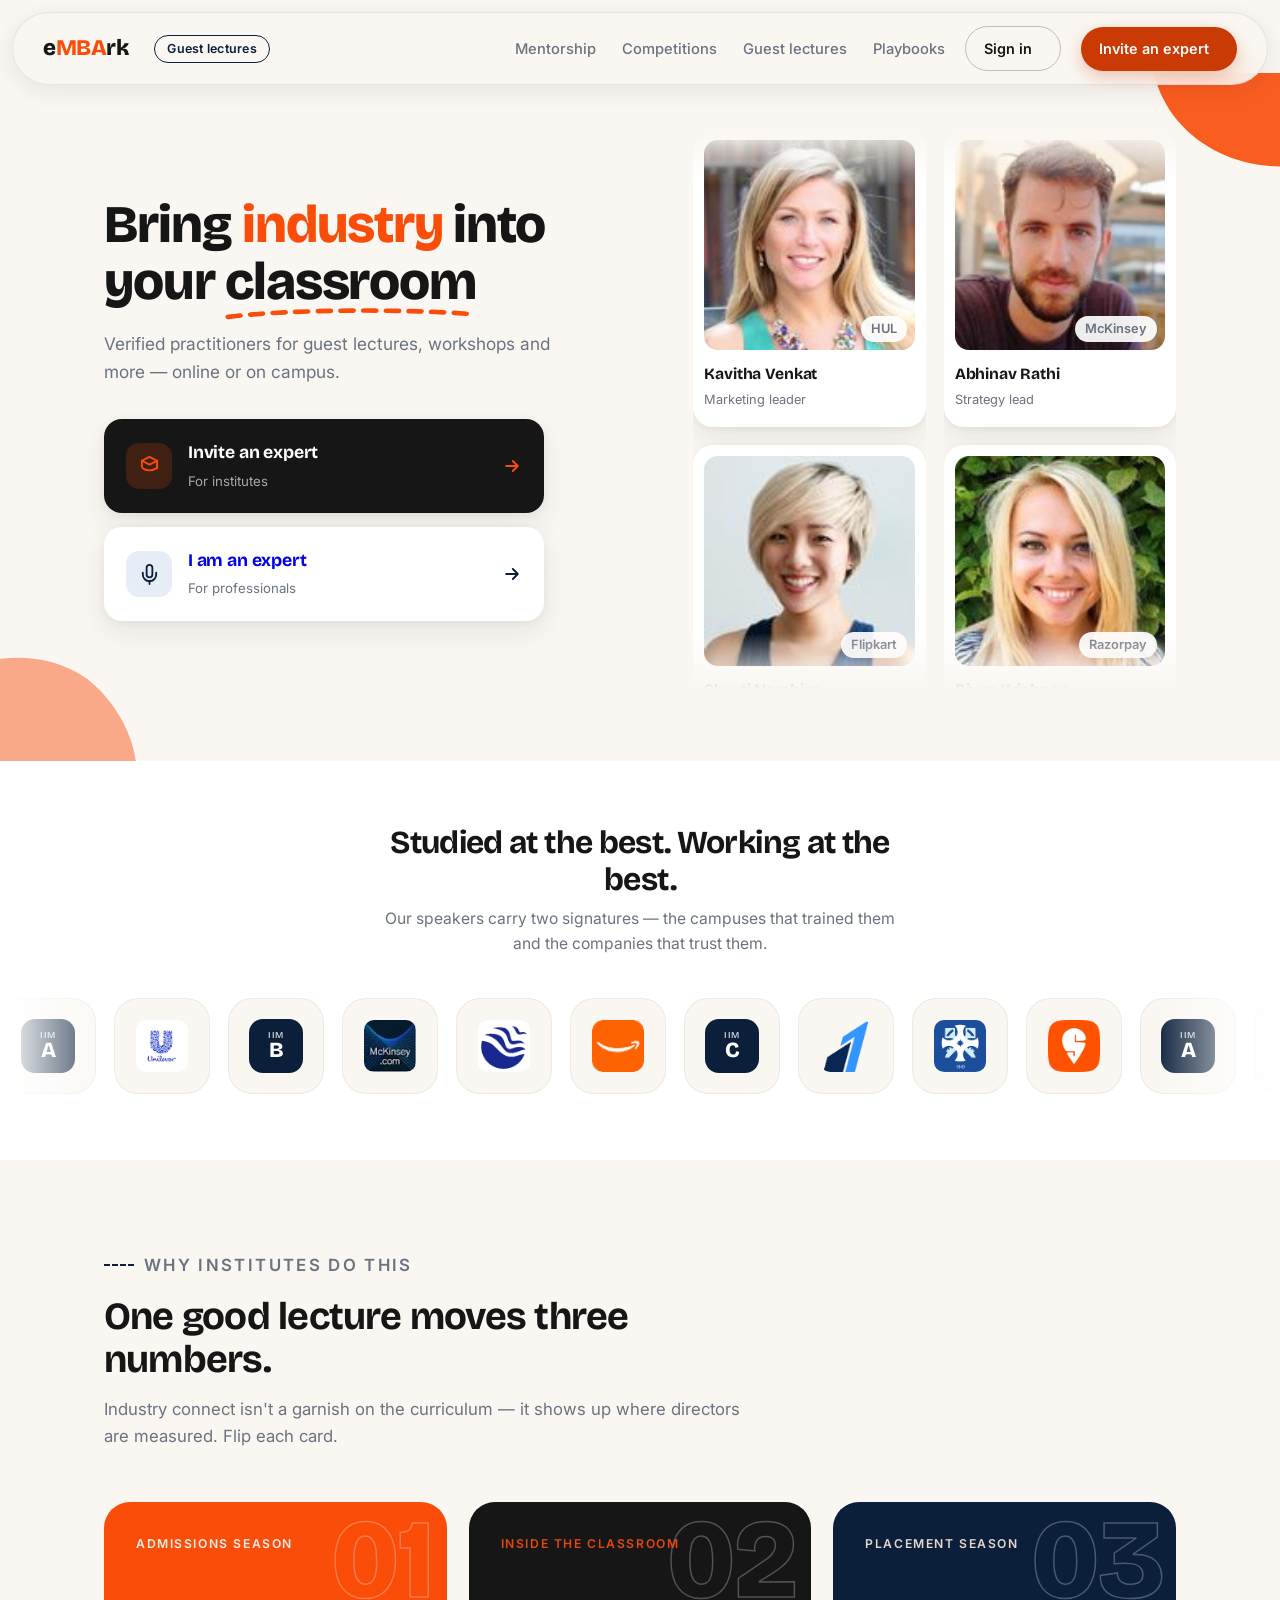
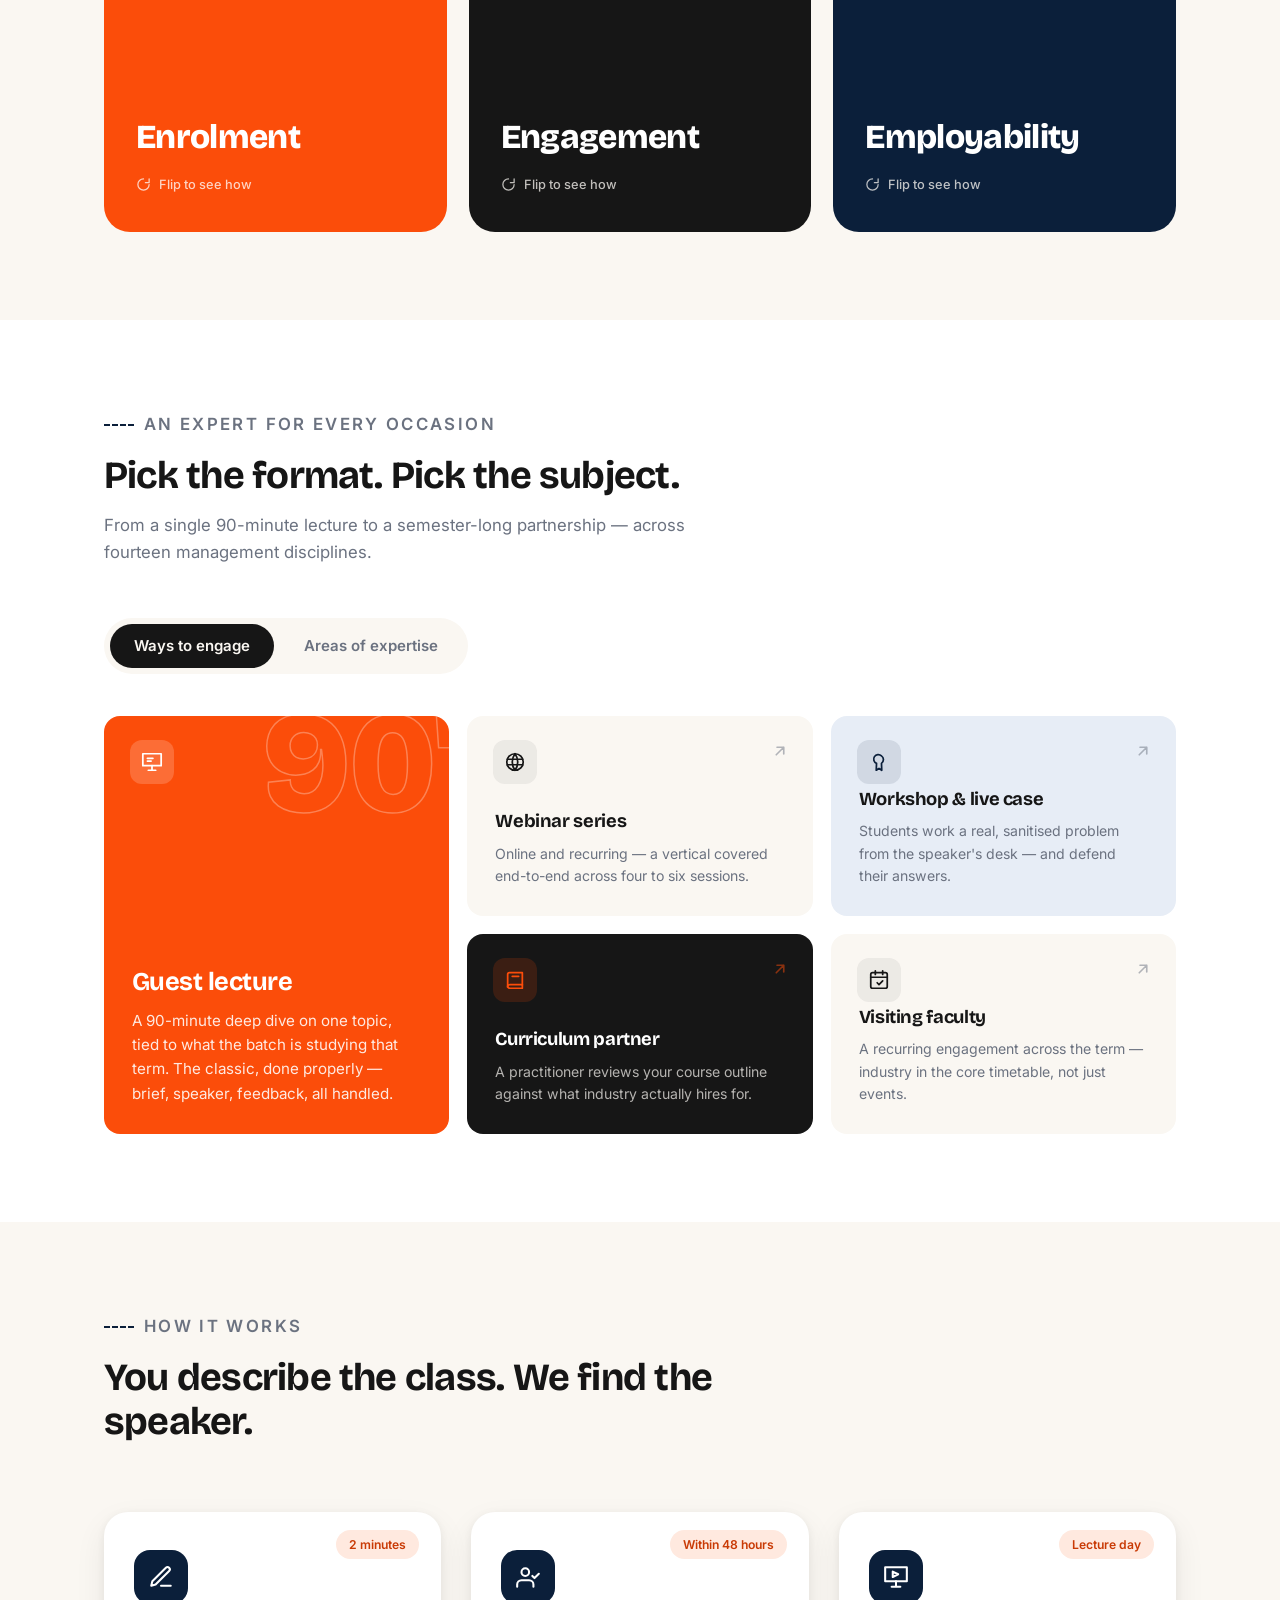
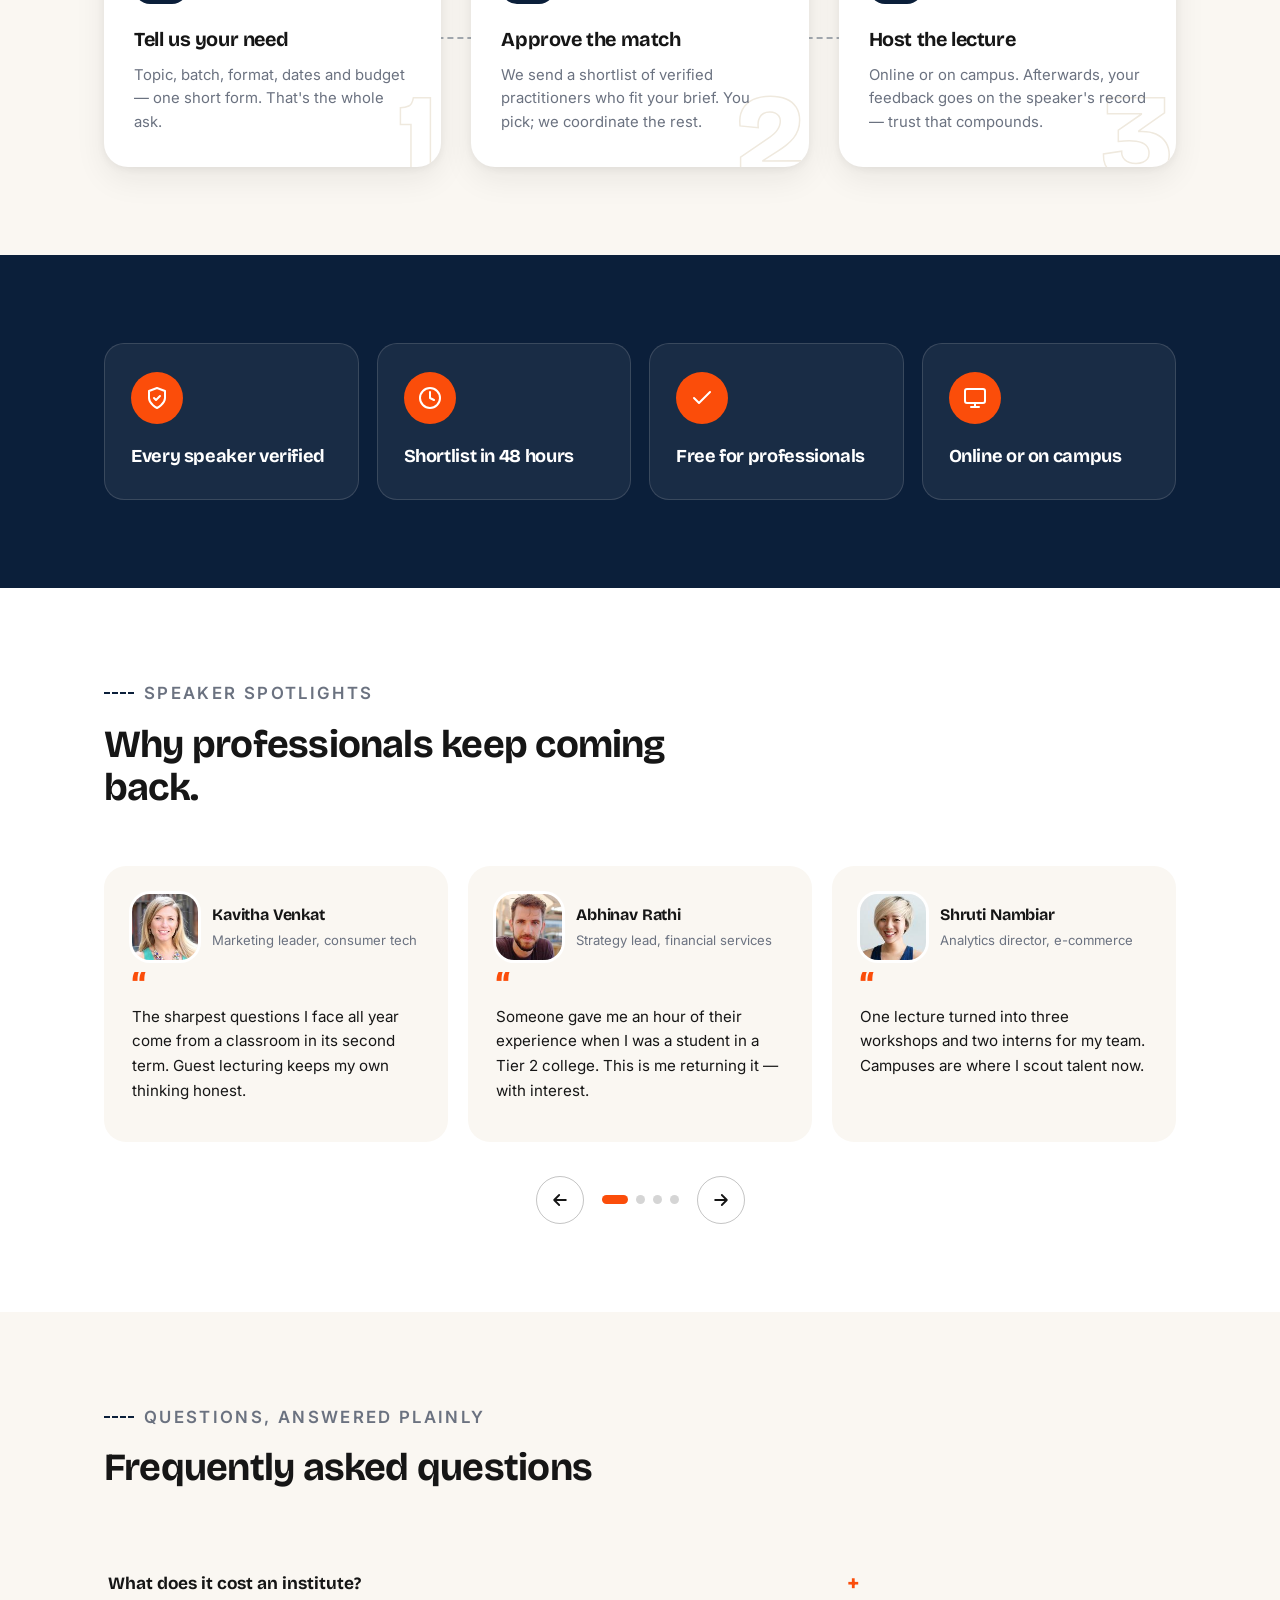
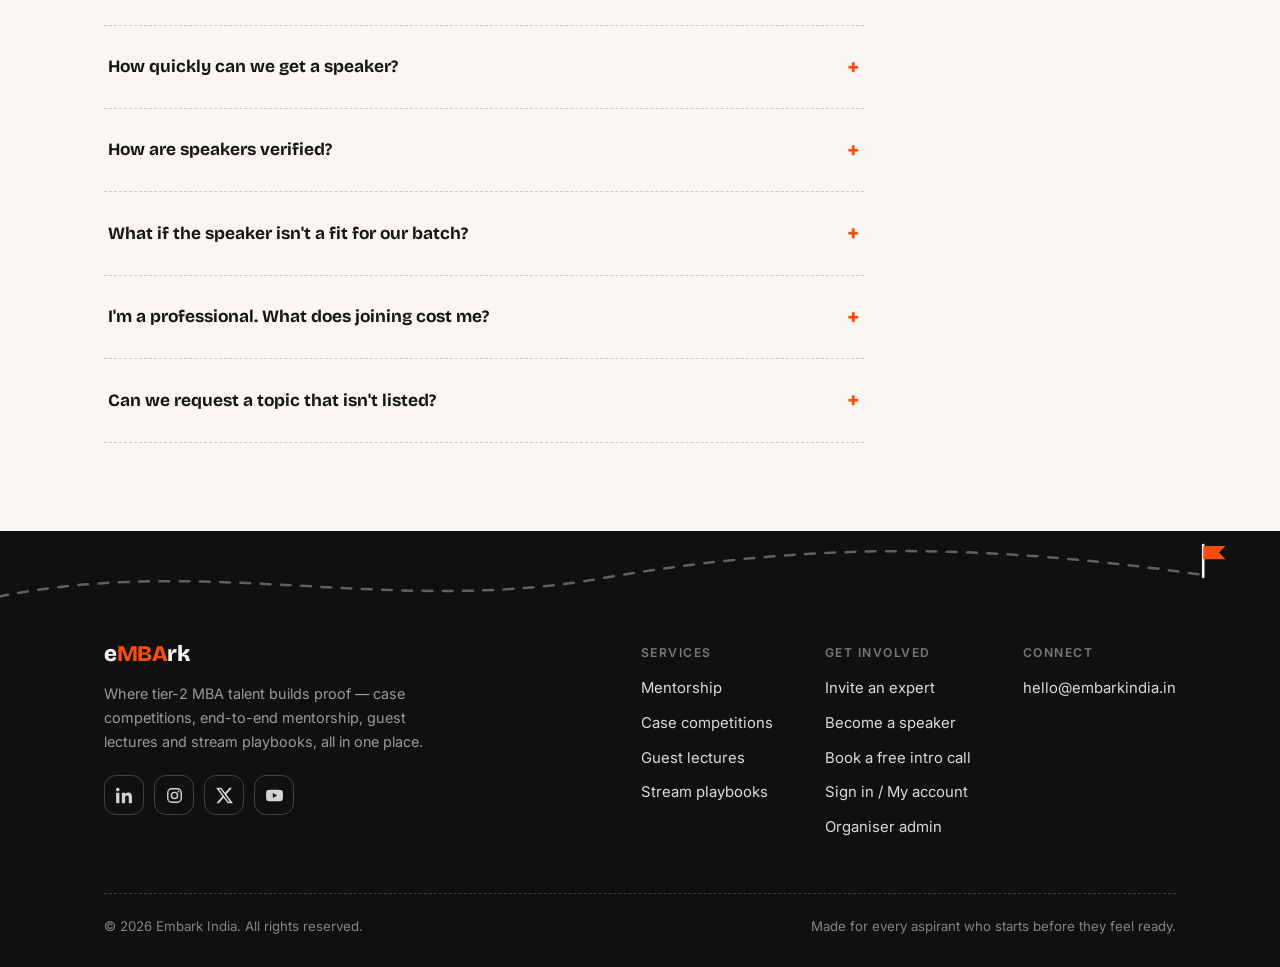
<file: guest-lectures.html>
<!DOCTYPE html>
<html lang="en">
<head>
<meta charset="UTF-8">
<meta name="viewport" content="width=device-width, initial-scale=1">
<title>Guest Lectures — Embark India</title>
<meta name="description" content="Embark India connects institutes with verified industry experts for guest lectures, workshops and curriculum partnerships. Invite an expert, or become one.">
<link rel="preconnect" href="https://fonts.googleapis.com">
<link rel="preconnect" href="https://fonts.gstatic.com" crossorigin>
<link href="https://fonts.googleapis.com/css2?family=Bricolage+Grotesque:opsz,wght@12..96,600;12..96,700;12..96,800&family=Inter:wght@400;500;600&display=swap" rel="stylesheet">
<link rel="stylesheet" href="css/gl.css?v=6">
</head>
<body>

<nav class="nav" id="site-nav" aria-label="Main">
  <div class="nav-inner">
    <div class="nav-brand">
      <a class="wordmark" href="index.html" aria-label="Embark India home">e<span class="mba">MBA</span>rk<svg class="wm-flag" viewBox="0 0 13 15" aria-hidden="true"><path d="M1.5 15V1" stroke="#161616" stroke-width="1.6" stroke-linecap="round"/><path d="M1.5 1.2h9.5l-2.8 3 2.8 3H1.5z" fill="#FB4D0A"/></svg></a>
      <span class="nav-service">Guest lectures</span>
    </div>
    <ul class="nav-links">
      <li><a href="mentorship.html">Mentorship</a></li>
      <li><a href="competitions.html">Competitions</a></li>
      <li><a href="guest-lectures.html">Guest lectures</a></li>
      <li><a href="playbooks.html">Playbooks</a></li>
    </ul>
    <a class="btn btn-ghost btn-sm nav-signin" href="account.html">Sign in</a>
    <a class="btn btn-primary btn-sm" href="invite-expert.html">Invite an expert</a>
    <button class="nav-burger" id="nav-burger" aria-label="Open menu" aria-expanded="false">
      <svg viewBox="0 0 24 24" fill="none" stroke="currentColor" stroke-width="2.2" stroke-linecap="round" aria-hidden="true"><path d="M4 7h16M4 12h16M4 17h16"/></svg>
    </button>
  </div>
  <div class="mob-menu" id="mob-menu">
    <a href="mentorship.html">Mentorship</a>
    <a href="competitions.html">Competitions</a>
    <a href="guest-lectures.html">Guest lectures</a>
    <a href="playbooks.html">Playbooks</a>
    <a href="invite-expert.html" style="color:var(--orange-deep)">Invite an expert</a>
    <a href="account.html">Sign in / My account</a>
  </div>
</nav>

<header class="hero">
  <svg class="hero-blob tr" viewBox="0 0 330 300" aria-hidden="true">
    <path fill="#FB4D0A" d="M236 20c46 25 86 70 82 114-4 44-52 88-106 102-53 14-110-4-142-42C38 156 32 98 58 60 84 21 142 3 182 6c20 2 38 7 54 14Z"/>
  </svg>
  <svg class="hero-blob bl" viewBox="0 0 300 270" aria-hidden="true">
    <path fill="#FB4D0A" d="M246 27c35 27 57 73 49 112-8 40-46 73-90 86-45 13-95 6-125-22C50 175 40 126 55 86 69 46 107 16 150 9c37-6 70 0 96 18Z"/>
  </svg>

  <div class="wrap hero-grid">
    <div class="hero-copy">
      <h1>Bring <span class="accent">industry</span> into your <span class="scribble">classroom<svg viewBox="0 0 300 24" preserveAspectRatio="none" aria-hidden="true"><path d="M4 18 C 80 6, 220 6, 296 14" fill="none" stroke="#FB4D0A" stroke-width="7" stroke-linecap="round" stroke-dasharray="14 13"/></svg></span></h1>
      <p class="hero-sub">Verified practitioners for guest lectures, workshops and more — online or on campus.</p>
      <div class="doors">
        <a class="door door-college" href="invite-expert.html">
          <span class="door-icon" aria-hidden="true">
            <svg viewBox="0 0 24 24" fill="none" stroke="currentColor" stroke-width="1.9" stroke-linecap="round" stroke-linejoin="round"><path d="m4 6 8-4 8 4-8 4-8-4z"/><path d="M4 6v6c0 2 3.6 4 8 4s8-2 8-4V6"/><path d="M20 6v8"/></svg>
          </span>
          <span class="door-text"><b>Invite an expert</b><span>For institutes</span></span>
          <span class="door-arrow" aria-hidden="true"><svg viewBox="0 0 24 24" fill="none" stroke="currentColor" stroke-width="2.2" stroke-linecap="round" stroke-linejoin="round"><path d="M5 12h14M13 6l6 6-6 6"/></svg></span>
        </a>
        <a class="door door-expert" href="become-speaker.html">
          <span class="door-icon" aria-hidden="true">
            <svg viewBox="0 0 24 24" fill="none" stroke="currentColor" stroke-width="1.9" stroke-linecap="round" stroke-linejoin="round"><path d="M12 2a3 3 0 0 0-3 3v7a3 3 0 0 0 6 0V5a3 3 0 0 0-3-3z"/><path d="M19 10v2a7 7 0 0 1-14 0v-2"/><path d="M12 19v3"/></svg>
          </span>
          <span class="door-text"><b>I am an expert</b><span>For professionals</span></span>
          <span class="door-arrow" aria-hidden="true"><svg viewBox="0 0 24 24" fill="none" stroke="currentColor" stroke-width="2.2" stroke-linecap="round" stroke-linejoin="round"><path d="M5 12h14M13 6l6 6-6 6"/></svg></span>
        </a>
      </div>
    </div>

    <div class="people-wall" aria-hidden="true">
      <div class="people-col">
        <div class="people-track" id="people-a"></div>
      </div>
      <div class="people-col reverse">
        <div class="people-track" id="people-b"></div>
      </div>
    </div>
  </div>
</header>

<section class="cred" aria-label="Where our speakers come from">
  <div class="cred-head">
    <h2>Studied at the best. Working at the best.</h2>
    <p>Our speakers carry two signatures — the campuses that trained them and the companies that trust them.</p>
  </div>
  <div class="marquee" aria-hidden="true">
    <div class="marquee-track" id="logo-row"></div>
  </div>
</section>

<section class="why" id="why">
  <div class="wrap">
    <div class="sec-head reveal">
      <p class="eyebrow">Why institutes do this</p>
      <h2>One good lecture moves three numbers.</h2>
      <p>Industry connect isn't a garnish on the curriculum — it shows up where directors are measured. Flip each card.</p>
    </div>
    <div class="flip-grid">
      <button class="flip f-orange reveal" type="button" aria-label="Enrolment — flip for details">
        <span class="flip-inner">
          <span class="flip-face flip-front">
            <span class="ghost" aria-hidden="true">01</span>
            <span class="why-metric">Admissions season</span>
            <span>
              <h3>Enrolment</h3>
              <span class="flip-hint"><svg viewBox="0 0 24 24" fill="none" stroke="currentColor" stroke-width="2" stroke-linecap="round" stroke-linejoin="round" aria-hidden="true"><path d="M21 12a9 9 0 1 1-9-9"/><path d="M21 3v6h-6"/></svg>Flip to see how</span>
            </span>
          </span>
          <span class="flip-face flip-back">
            <h3>Enrolment</h3>
            <p>Prospective students compare campuses by who shows up there. A timetable with real practitioners on it is proof you can screenshot — and admissions teams know it.</p>
          </span>
        </span>
      </button>
      <button class="flip f-dark reveal" type="button" aria-label="Engagement — flip for details">
        <span class="flip-inner">
          <span class="flip-face flip-front">
            <span class="ghost" aria-hidden="true">02</span>
            <span class="why-metric">Inside the classroom</span>
            <span>
              <h3>Engagement</h3>
              <span class="flip-hint"><svg viewBox="0 0 24 24" fill="none" stroke="currentColor" stroke-width="2" stroke-linecap="round" stroke-linejoin="round" aria-hidden="true"><path d="M21 12a9 9 0 1 1-9-9"/><path d="M21 3v6h-6"/></svg>Flip to see how</span>
            </span>
          </span>
          <span class="flip-face flip-back">
            <h3>Engagement</h3>
            <p>A framework taught by someone who used it last quarter lands differently. Students stay past the hour for the war stories — and remember them in exams.</p>
          </span>
        </span>
      </button>
      <button class="flip f-green reveal" type="button" aria-label="Employability — flip for details">
        <span class="flip-inner">
          <span class="flip-face flip-front">
            <span class="ghost" aria-hidden="true">03</span>
            <span class="why-metric">Placement season</span>
            <span>
              <h3>Employability</h3>
              <span class="flip-hint"><svg viewBox="0 0 24 24" fill="none" stroke="currentColor" stroke-width="2" stroke-linecap="round" stroke-linejoin="round" aria-hidden="true"><path d="M21 12a9 9 0 1 1-9-9"/><path d="M21 3v6h-6"/></svg>Flip to see how</span>
            </span>
          </span>
          <span class="flip-face flip-back">
            <h3>Employability</h3>
            <p>Every speaker is a working professional with a team and a hiring budget. Lectures quietly become internships, live projects and pre-placement conversations.</p>
          </span>
        </span>
      </button>
    </div>
  </div>
</section>

<section class="expert-sec" id="expertise">
  <div class="wrap">
    <div class="sec-head reveal">
      <p class="eyebrow">An expert for every occasion</p>
      <h2>Pick the format. Pick the subject.</h2>
      <p>From a single 90-minute lecture to a semester-long partnership — across fourteen management disciplines.</p>
    </div>

    <div class="tabs" role="tablist" aria-label="Ways to engage or areas of expertise">
      <button class="tab-btn" role="tab" id="tab-engage" aria-selected="true" aria-controls="panel-engage">Ways to engage</button>
      <button class="tab-btn" role="tab" id="tab-verticals" aria-selected="false" aria-controls="panel-verticals">Areas of expertise</button>
    </div>

    <div id="panel-engage" role="tabpanel" aria-labelledby="tab-engage">
      <div class="bento">
        <div class="bento-card bento-feature reveal">
          <span class="ghost" aria-hidden="true">90'</span>
          <span class="bento-icon" aria-hidden="true">
            <svg viewBox="0 0 24 24" fill="none" stroke="currentColor" stroke-width="1.9" stroke-linecap="round" stroke-linejoin="round"><path d="M2 3h20v13H2z"/><path d="M8 21h8M12 16v5"/><path d="M7 8h6M7 11h4"/></svg>
          </span>
          <h3>Guest lecture</h3>
          <p>A 90-minute deep dive on one topic, tied to what the batch is studying that term. The classic, done properly — brief, speaker, feedback, all handled.</p>
        </div>
        <div class="bento-card reveal">
          <span class="bento-icon" aria-hidden="true">
            <svg viewBox="0 0 24 24" fill="none" stroke="currentColor" stroke-width="1.9" stroke-linecap="round" stroke-linejoin="round"><circle cx="12" cy="12" r="9"/><path d="M3.6 9h16.8M3.6 15h16.8M12 3a15 15 0 0 1 0 18 15 15 0 0 1 0-18z"/></svg>
          </span>
          <span class="bento-go" aria-hidden="true"><svg viewBox="0 0 24 24" fill="none" stroke="currentColor" stroke-width="2.2" stroke-linecap="round" stroke-linejoin="round"><path d="M7 17 17 7M8 7h9v9"/></svg></span>
          <h3>Webinar series</h3>
          <p>Online and recurring — a vertical covered end-to-end across four to six sessions.</p>
        </div>
        <div class="bento-card bento-green reveal">
          <span class="bento-icon" aria-hidden="true">
            <svg viewBox="0 0 24 24" fill="none" stroke="currentColor" stroke-width="1.9" stroke-linecap="round" stroke-linejoin="round"><path d="M14.7 6.3a5 5 0 1 0-5.4 8.2L9 22l3-2 3 2-.3-7.5a5 5 0 0 0 0-8.2z" transform="translate(0 -1)"/></svg>
          </span>
          <span class="bento-go" aria-hidden="true"><svg viewBox="0 0 24 24" fill="none" stroke="currentColor" stroke-width="2.2" stroke-linecap="round" stroke-linejoin="round"><path d="M7 17 17 7M8 7h9v9"/></svg></span>
          <h3>Workshop &amp; live case</h3>
          <p>Students work a real, sanitised problem from the speaker's desk — and defend their answers.</p>
        </div>
        <div class="bento-card bento-dark reveal">
          <span class="bento-icon" aria-hidden="true">
            <svg viewBox="0 0 24 24" fill="none" stroke="currentColor" stroke-width="1.9" stroke-linecap="round" stroke-linejoin="round"><path d="M4 19.5V6a2 2 0 0 1 2-2h14v13.5"/><path d="M4 19.5A2.5 2.5 0 0 1 6.5 17H20v4H6.5A2.5 2.5 0 0 1 4 18.5Z"/><path d="M9 8h7"/></svg>
          </span>
          <span class="bento-go" aria-hidden="true"><svg viewBox="0 0 24 24" fill="none" stroke="currentColor" stroke-width="2.2" stroke-linecap="round" stroke-linejoin="round"><path d="M7 17 17 7M8 7h9v9"/></svg></span>
          <h3>Curriculum partner</h3>
          <p>A practitioner reviews your course outline against what industry actually hires for.</p>
        </div>
        <div class="bento-card reveal">
          <span class="bento-icon" aria-hidden="true">
            <svg viewBox="0 0 24 24" fill="none" stroke="currentColor" stroke-width="1.9" stroke-linecap="round" stroke-linejoin="round"><rect x="3" y="4" width="18" height="17" rx="2"/><path d="M8 2v4M16 2v4M3 9h18"/><path d="m10 14 2 2 4-4" transform="translate(0 1)"/></svg>
          </span>
          <span class="bento-go" aria-hidden="true"><svg viewBox="0 0 24 24" fill="none" stroke="currentColor" stroke-width="2.2" stroke-linecap="round" stroke-linejoin="round"><path d="M7 17 17 7M8 7h9v9"/></svg></span>
          <h3>Visiting faculty</h3>
          <p>A recurring engagement across the term — industry in the core timetable, not just events.</p>
        </div>
      </div>
    </div>

    <div id="panel-verticals" role="tabpanel" aria-labelledby="tab-verticals" hidden>
      <p class="bubble-hint">Fourteen disciplines. Tap any bubble to see sample lecture topics.</p>
      <div class="bubble-stage" id="bubble-stage" role="tablist" aria-label="Expertise verticals"></div>
      <div class="verticals" id="vert-chips" role="tablist" aria-label="Expertise verticals"></div>
      <div class="vert-detail" id="vert-detail">
        <h3 id="vert-title">Marketing</h3>
        <ul class="vert-topics" id="vert-topics"></ul>
        <p class="vert-note">A sample of lecture topics — every engagement is scoped to your batch and syllabus.</p>
      </div>
    </div>
  </div>
</section>

<section class="how" id="how">
  <div class="wrap">
    <div class="sec-head reveal">
      <p class="eyebrow">How it works</p>
      <h2>You describe the class. We find the speaker.</h2>
    </div>
    <div class="how-cards">
      <div class="how-connect" aria-hidden="true"></div>
      <div class="how-card tilt-l reveal">
        <span class="how-chip">2 minutes</span>
        <span class="ghost" aria-hidden="true">1</span>
        <div class="how-icon" aria-hidden="true">
          <svg viewBox="0 0 24 24" fill="none" stroke="currentColor" stroke-width="1.9" stroke-linecap="round" stroke-linejoin="round"><path d="M12 20h9"/><path d="M16.5 3.5a2.1 2.1 0 0 1 3 3L7 19l-4 1 1-4Z"/></svg>
        </div>
        <h3>Tell us your need</h3>
        <p>Topic, batch, format, dates and budget — one short form. That's the whole ask.</p>
      </div>
      <div class="how-card tilt-r reveal">
        <span class="how-chip">Within 48 hours</span>
        <span class="ghost" aria-hidden="true">2</span>
        <div class="how-icon" aria-hidden="true">
          <svg viewBox="0 0 24 24" fill="none" stroke="currentColor" stroke-width="1.9" stroke-linecap="round" stroke-linejoin="round"><path d="M17 21v-2a4 4 0 0 0-4-4H6a4 4 0 0 0-4 4v2"/><circle cx="9.5" cy="7.5" r="3.5"/><path d="m16 11 2 2 4-4"/></svg>
        </div>
        <h3>Approve the match</h3>
        <p>We send a shortlist of verified practitioners who fit your brief. You pick; we coordinate the rest.</p>
      </div>
      <div class="how-card tilt-l reveal">
        <span class="how-chip">Lecture day</span>
        <span class="ghost" aria-hidden="true">3</span>
        <div class="how-icon" aria-hidden="true">
          <svg viewBox="0 0 24 24" fill="none" stroke="currentColor" stroke-width="1.9" stroke-linecap="round" stroke-linejoin="round"><path d="M2 3h20v13H2z"/><path d="M8 21h8M12 16v5"/><path d="m9 7 5 2.5L9 12z"/></svg>
        </div>
        <h3>Host the lecture</h3>
        <p>Online or on campus. Afterwards, your feedback goes on the speaker's record — trust that compounds.</p>
      </div>
    </div>
  </div>
</section>

<section class="promises" aria-label="Our commitments">
  <div class="wrap">
    <div class="promise-grid">
      <div class="promise-tile reveal" tabindex="0">
        <div class="promise-icon" aria-hidden="true">
          <svg viewBox="0 0 24 24" fill="none" stroke="currentColor" stroke-width="2" stroke-linecap="round" stroke-linejoin="round"><path d="M12 22s8-4 8-10V5l-8-3-8 3v7c0 6 8 10 8 10z"/><path d="m9 12 2 2 4-4"/></svg>
        </div>
        <h3>Every speaker verified</h3>
        <p class="promise-desc">Identity and employment checked before anyone is listed. No exceptions, no paid shortcuts.</p>
      </div>
      <div class="promise-tile reveal" tabindex="0">
        <div class="promise-icon" aria-hidden="true">
          <svg viewBox="0 0 24 24" fill="none" stroke="currentColor" stroke-width="2" stroke-linecap="round" stroke-linejoin="round"><circle cx="12" cy="12" r="10"/><path d="M12 6v6l4 2"/></svg>
        </div>
        <h3>Shortlist in 48 hours</h3>
        <p class="promise-desc">Post a need on Monday; have names to evaluate by Wednesday. Speed is part of the service.</p>
      </div>
      <div class="promise-tile reveal" tabindex="0">
        <div class="promise-icon" aria-hidden="true">
          <svg viewBox="0 0 24 24" fill="none" stroke="currentColor" stroke-width="2" stroke-linecap="round" stroke-linejoin="round"><path d="M20 6 9 17l-5-5"/></svg>
        </div>
        <h3>Free for professionals</h3>
        <p class="promise-desc">Listing, verification and invitations cost speakers nothing. You set your own honorarium expectations.</p>
      </div>
      <div class="promise-tile reveal" tabindex="0">
        <div class="promise-icon" aria-hidden="true">
          <svg viewBox="0 0 24 24" fill="none" stroke="currentColor" stroke-width="2" stroke-linecap="round" stroke-linejoin="round"><rect x="2" y="3" width="20" height="14" rx="2"/><path d="M8 21h8M12 17v4"/></svg>
        </div>
        <h3>Online or on campus</h3>
        <p class="promise-desc">Both formats, every vertical — you choose what fits the batch, the budget and the calendar.</p>
      </div>
    </div>
  </div>
</section>

<section class="spot" id="spotlights">
  <div class="wrap">
    <div class="sec-head reveal">
      <p class="eyebrow">Speaker spotlights</p>
      <h2>Why professionals keep coming back.</h2>
    </div>
    <div class="car" id="spot-car">
      <div class="car-view">
        <div class="car-track" id="car-track"></div>
      </div>
      <div class="car-nav">
        <button class="car-btn" id="car-prev" aria-label="Previous speakers">
          <svg viewBox="0 0 24 24" fill="none" stroke="currentColor" stroke-width="2.2" stroke-linecap="round" stroke-linejoin="round" aria-hidden="true"><path d="M19 12H5M11 6l-6 6 6 6"/></svg>
        </button>
        <div class="car-dots" id="car-dots" role="tablist" aria-label="Speaker slides"></div>
        <button class="car-btn" id="car-next" aria-label="Next speakers">
          <svg viewBox="0 0 24 24" fill="none" stroke="currentColor" stroke-width="2.2" stroke-linecap="round" stroke-linejoin="round" aria-hidden="true"><path d="M5 12h14M13 6l6 6-6 6"/></svg>
        </button>
      </div>
    </div>
  </div>
</section>

<section class="faq" id="faq">
  <div class="wrap">
    <div class="sec-head reveal">
      <p class="eyebrow">Questions, answered plainly</p>
      <h2>Frequently asked questions</h2>
    </div>
    <div class="faq-list">
      <details class="faq-item">
        <summary>What does it cost an institute?</summary>
        <p class="faq-body">You pay the speaker's honorarium, which is agreed upfront before you confirm — no surprises after the lecture. Our matching service is free during early access.</p>
      </details>
      <details class="faq-item">
        <summary>How quickly can we get a speaker?</summary>
        <p class="faq-body">You'll have a shortlist within 48 hours of posting a need. End to end, most sessions are confirmed one to three weeks out, depending on the speaker's calendar and yours.</p>
      </details>
      <details class="faq-item">
        <summary>How are speakers verified?</summary>
        <p class="faq-body">We confirm identity and current employment — government ID plus a work email or LinkedIn with employment proof. We verify that people are who they say they are; your feedback after each session builds the quality record.</p>
      </details>
      <details class="faq-item">
        <summary>What if the speaker isn't a fit for our batch?</summary>
        <p class="faq-body">Say so at the shortlist stage and we'll send different names — that costs you nothing. If a confirmed session goes wrong, tell us in your review; it directly affects whether that speaker gets matched again.</p>
      </details>
      <details class="faq-item">
        <summary>I'm a professional. What does joining cost me?</summary>
        <p class="faq-body">Nothing. Listing, verification and invitations are free for professionals. You set your honorarium expectations during signup, and you can decline any invitation without penalty.</p>
      </details>
      <details class="faq-item">
        <summary>Can we request a topic that isn't listed?</summary>
        <p class="faq-body">Yes — the verticals are where our bench is deepest, not a boundary. Describe what you need in the form; if we can't match it well, we'll tell you honestly instead of forcing a fit.</p>
      </details>
    </div>
  </div>
</section>

<footer>
  <svg class="foot-path" viewBox="0 0 1200 90" preserveAspectRatio="none" aria-hidden="true">
    <path class="fp-line" d="M-20 70 C 180 20, 360 85, 560 48 S 920 12, 1128 44" fill="none"/>
    <g transform="translate(1128 44)">
      <path d="M0 2V-30" stroke="#FAF7F2" stroke-width="2.4" stroke-linecap="round"/>
      <path d="M0 -29h21l-6.2 6.6 6.2 6.6H0z" fill="#FB4D0A"/>
    </g>
  </svg>
  <div class="wrap">
    <div class="foot-grid">
      <div class="foot-brand">
        <a class="wordmark" href="index.html" aria-label="Embark India home">e<span class="mba">MBA</span>rk</a>
        <p class="foot-blurb">Where tier-2 MBA talent builds proof — case competitions, end-to-end mentorship, guest lectures and stream playbooks, all in one place.</p>
        <div class="foot-social" aria-label="Social links">
          <a class="soc soc-in" href="#" aria-label="LinkedIn"><svg viewBox="0 0 24 24" fill="currentColor" aria-hidden="true"><path d="M4.98 3.5C4.98 4.88 3.87 6 2.5 6S0 4.88 0 3.5 1.12 1 2.5 1s2.48 1.12 2.48 2.5zM.22 8.16h4.56V23H.22zM8.34 8.16h4.37v2.02h.06c.61-1.15 2.1-2.37 4.32-2.37 4.62 0 5.47 3.04 5.47 6.99V23h-4.55v-7.21c0-1.72-.03-3.93-2.4-3.93-2.4 0-2.77 1.87-2.77 3.8V23H8.34z"/></svg></a>
          <a class="soc soc-ig" href="#" aria-label="Instagram"><svg viewBox="0 0 24 24" fill="none" stroke="currentColor" stroke-width="2" aria-hidden="true"><rect x="2.5" y="2.5" width="19" height="19" rx="5.5"/><circle cx="12" cy="12" r="4.4"/><circle cx="17.6" cy="6.4" r="1.3" fill="currentColor" stroke="none"/></svg></a>
          <a class="soc soc-x" href="#" aria-label="X (Twitter)"><svg viewBox="0 0 24 24" fill="currentColor" aria-hidden="true"><path d="M18.9 1.15h3.68l-8.04 9.19L24 22.85h-7.41l-5.8-7.58-6.64 7.58H.47l8.6-9.83L0 1.15h7.59l5.24 6.93zm-1.29 19.5h2.04L6.49 3.24H4.3z"/></svg></a>
          <a class="soc soc-yt" href="#" aria-label="YouTube"><svg viewBox="0 0 24 24" fill="currentColor" aria-hidden="true"><path d="M23.5 6.5a3.02 3.02 0 0 0-2.12-2.14C19.5 3.85 12 3.85 12 3.85s-7.5 0-9.38.51A3.02 3.02 0 0 0 .5 6.5 31.6 31.6 0 0 0 0 12a31.6 31.6 0 0 0 .5 5.5 3.02 3.02 0 0 0 2.12 2.14c1.88.51 9.38.51 9.38.51s7.5 0 9.38-.51a3.02 3.02 0 0 0 2.12-2.14A31.6 31.6 0 0 0 24 12a31.6 31.6 0 0 0-.5-5.5zM9.6 15.57V8.43L15.83 12z"/></svg></a>
        </div>
      </div>
      <div class="foot-links">
        <div>
          <h4>Services</h4>
          <ul>
            <li><a href="mentorship.html">Mentorship</a></li>
            <li><a href="competitions.html">Case competitions</a></li>
            <li><a href="guest-lectures.html">Guest lectures</a></li>
            <li><a href="playbooks.html">Stream playbooks</a></li>
          </ul>
        </div>
        <div>
          <h4>Get involved</h4>
          <ul>
            <li><a href="invite-expert.html">Invite an expert</a></li>
            <li><a href="become-speaker.html">Become a speaker</a></li>
            <li><a href="mentorship.html#intro">Book a free intro call</a></li>
            <li><a href="account.html">Sign in / My account</a></li>
            <li><a href="comp-admin.html">Organiser admin</a></li>
          </ul>
        </div>
        <div>
          <h4>Connect</h4>
          <ul>
            <li><a href="mailto:hello@embarkindia.in">hello@embarkindia.in</a></li>
          </ul>
        </div>
      </div>
    </div>
    <div class="foot-base">
      <span>© 2026 Embark India. All rights reserved.</span>
      <span>Made for every aspirant who starts before they feel ready.</span>
    </div>
  </div>
</footer>

<script>
  const reduced = window.matchMedia('(prefers-reduced-motion: reduce)').matches;

  // ----- hero people wall -----
  const PEOPLE_A = [
    { img:'assets/people/p1.jpg', name:'Kavitha Venkat', role:'Marketing leader', co:'HUL' },
    { img:'assets/people/p3.jpg', name:'Shruti Nambiar', role:'Analytics director', co:'Flipkart' },
    { img:'assets/people/p6.jpg', name:'Arjun Mehta', role:'Finance VP', co:'HDFC Bank' },
    { img:'assets/people/p9.jpg', name:'Ananya Rao', role:'HR director', co:'Deloitte' }
  ];
  const PEOPLE_B = [
    { img:'assets/people/p2.jpg', name:'Abhinav Rathi', role:'Strategy lead', co:'McKinsey' },
    { img:'assets/people/p5.jpg', name:'Divya Krishnan', role:'Product director', co:'Razorpay' },
    { img:'assets/people/p8.jpg', name:'Vivek Iyer', role:'Sales head', co:'Amazon' },
    { img:'assets/people/p11.jpg', name:'Nikita Shah', role:'Consultant', co:'BCG' }
  ];
  const personCard = p => `
    <div class="people-card">
      <div class="pc-img"><img src="${p.img}" alt="" onerror="this.parentElement.style.display='none'"><span class="pc-badge">${p.co}</span></div>
      <b>${p.name}</b><span>${p.role}</span>
    </div>`;
  const fillPeople = (id, list) => {
    const set = list.map(personCard).join('');
    document.getElementById(id).innerHTML = set + set;
  };
  fillPeople('people-a', PEOPLE_A);
  fillPeople('people-b', PEOPLE_B);

  // ----- logo row (single, logos only) -----
  const LOGOS = [
    { mono:['IIM','A'] },
    { img:'assets/logos/hul.png' },
    { mono:['IIM','B'] },
    { img:'assets/logos/mckinsey.png' },
    { img:'assets/logos/isb.png' },
    { img:'assets/logos/amazon.png' },
    { mono:['IIM','C'] },
    { img:'assets/logos/razorpay.png' },
    { img:'assets/logos/xlri.png' },
    { img:'assets/logos/swiggy.png' }
  ];
  const logoTile = l => l.img
    ? `<span class="logo-tile"><img src="${l.img}" alt="" onerror="this.parentElement.style.display='none'"></span>`
    : `<span class="logo-tile"><span class="logo-mono"><i>${l.mono[0]}</i><b>${l.mono[1]}</b></span></span>`;
  const logoSet = LOGOS.map(logoTile).join('');
  document.getElementById('logo-row').innerHTML = logoSet + logoSet;

  // ----- flip cards (tap support for touch) -----
  document.querySelectorAll('.flip').forEach(card => {
    card.addEventListener('click', () => card.classList.toggle('flipped'));
  });

  // ----- verticals: bubbles + chips -----
  const VERTICALS = {
    'Marketing': ['D2C brand building','Digital marketing ROI','Brand positioning','Go-to-market for Bharat'],
    'Sales': ['B2B sales cycles','Key account management','SaaS sales playbooks','Channel & distribution'],
    'Communication': ['Executive presence','Storytelling with data','Crisis communication','Writing that gets read'],
    'Statistics': ['A/B testing in practice','Regression beyond the textbook','Forecasting demand','Sampling & survey design'],
    'Finance': ['Valuation on a real deal','Startup fundraising','Corporate finance cases','Risk in Indian markets'],
    'Analytics': ['SQL to insight','Marketing mix modelling','People analytics','Dashboards leaders actually read'],
    'Economics': ['Behavioural economics at work','India macro for managers','Game theory in pricing','Platform economics'],
    'Supply chain': ['Quick-commerce logistics','S&OP in practice','Procurement negotiations','Warehouse to doorstep'],
    'Market Research': ['Consumer insight methods','Qual vs quant, honestly','Pricing research','Concept testing'],
    'Entrepreneurship': ['Zero to one in India','Unit economics that survive','The fundraising narrative','First ten hires'],
    'Consulting': ['Problem structuring','Case cracking, from a caser','Managing the client','Slide-craft that persuades'],
    'Strategy': ['Market entry decisions','Competitive moats','Platform strategy','Corporate strategy in conglomerates'],
    'Product Management': ['Roadmaps under constraint','Metrics that matter','PM interviews, from the panel','Building for the next billion'],
    'Project Management': ['Agile at enterprise scale','Stakeholder management','Risk registers that work','Delivery under deadline']
  };
  const BUBBLES = [
    { v:'Marketing',          x:4,  y:6,  s:150, c:'b-orange' },
    { v:'Sales',              x:20, y:0,  s:112, c:'b-gsoft' },
    { v:'Communication',      x:30, y:26, s:104, c:'b-line' },
    { v:'Analytics',          x:41, y:2,  s:136, c:'b-green' },
    { v:'Statistics',         x:55, y:24, s:100, c:'b-soft' },
    { v:'Finance',            x:65, y:0,  s:142, c:'b-dark' },
    { v:'Economics',          x:80, y:20, s:106, c:'b-gsoft' },
    { v:'Strategy',           x:86, y:40, s:128, c:'b-orange' },
    { v:'Market Research',    x:6,  y:52, s:112, c:'b-dark' },
    { v:'Entrepreneurship',   x:19, y:62, s:124, c:'b-green' },
    { v:'Supply chain',       x:34, y:58, s:118, c:'b-soft' },
    { v:'Consulting',         x:48, y:54, s:126, c:'b-gsoft' },
    { v:'Product Management', x:62, y:46, s:134, c:'b-soft' },
    { v:'Project Management', x:76, y:64, s:116, c:'b-line' }
  ];
  const stage = document.getElementById('bubble-stage');
  stage.innerHTML = BUBBLES.map((b,i) => {
    const fs = b.s >= 140 ? '1.02rem' : b.s >= 118 ? '.92rem' : '.8rem';
    const delay = (i % 7) * -1.1;
    return `<button class="bubble ${b.c}" role="tab" aria-selected="${i===0}" data-v="${b.v}"
      style="left:${b.x}%;top:${b.y}%;width:${b.s}px;height:${b.s}px;font-size:${fs};animation-delay:${delay}s">${b.v}</button>`;
  }).join('');
  const names = Object.keys(VERTICALS);
  const chipWrap = document.getElementById('vert-chips');
  chipWrap.innerHTML = names.map((n,i) =>
    `<button class="vert-chip" role="tab" aria-selected="${i===0}" data-v="${n}">${n}</button>`).join('');
  const showVert = name => {
    document.getElementById('vert-title').textContent = name;
    document.getElementById('vert-topics').innerHTML = VERTICALS[name].map(t => `<li>${t}</li>`).join('');
    document.querySelectorAll('[data-v]').forEach(el => el.setAttribute('aria-selected', el.dataset.v === name));
  };
  document.querySelectorAll('#bubble-stage, #vert-chips').forEach(wrap => {
    wrap.addEventListener('click', e => {
      const t = e.target.closest('[data-v]');
      if (t) showVert(t.dataset.v);
    });
  });
  showVert('Marketing');

  // ----- tabs -----
  const pairs = [['tab-engage','panel-engage'], ['tab-verticals','panel-verticals']];
  pairs.forEach(([btnId, panelId]) => {
    document.getElementById(btnId).addEventListener('click', () => {
      pairs.forEach(([b, p]) => {
        document.getElementById(b).setAttribute('aria-selected', b === btnId);
        document.getElementById(p).hidden = p !== panelId;
      });
    });
  });

  // ----- spotlight carousel (multi-visible) -----
  const SPEAKERS = [
    { name:'Kavitha Venkat', role:'Marketing leader, consumer tech', img:'assets/people/p1.jpg',
      quote:'The sharpest questions I face all year come from a classroom in its second term. Guest lecturing keeps my own thinking honest.' },
    { name:'Abhinav Rathi', role:'Strategy lead, financial services', img:'assets/people/p2.jpg',
      quote:'Someone gave me an hour of their experience when I was a student in a Tier 2 college. This is me returning it — with interest.' },
    { name:'Shruti Nambiar', role:'Analytics director, e-commerce', img:'assets/people/p3.jpg',
      quote:'One lecture turned into three workshops and two interns for my team. Campuses are where I scout talent now.' },
    { name:'Rohan Malhotra', role:'Supply chain head, quick commerce', img:'assets/people/p4.jpg',
      quote:'Textbooks are five years behind my warehouse. Ninety minutes with students closes that gap in both directions.' },
    { name:'Divya Krishnan', role:'Product director, fintech', img:'assets/people/p5.jpg',
      quote:'I hire better because I teach. Watching a batch argue through a case tells me more than a hundred resumes.' },
    { name:'Vivek Iyer', role:'Sales head, e-commerce', img:'assets/people/p8.jpg',
      quote:'Selling to a hall of sceptical second-years is the best objection-handling practice on the market.' }
  ];
  const track = document.getElementById('car-track');
  track.innerHTML = SPEAKERS.map(s => `
    <div class="car-slide">
      <div class="spot-card">
        <div class="spot-top">
          <img class="spot-photo" src="${s.img}" alt="${s.name}"
               onerror="this.outerHTML='&lt;div class=&quot;spot-photo fallback&quot;&gt;${s.name.split(' ').map(w=>w[0]).join('')}&lt;/div&gt;'">
          <div><b>${s.name}</b><span>${s.role}</span></div>
        </div>
        <p class="spot-quote">${s.quote}</p>
      </div>
    </div>`).join('');

  const dotsWrap = document.getElementById('car-dots');
  let idx = 0, timer = null;
  const visible = () => innerWidth > 1000 ? 3 : innerWidth > 640 ? 2 : 1;
  const maxIdx = () => SPEAKERS.length - visible();
  const renderDots = () => {
    const n = maxIdx() + 1;
    dotsWrap.innerHTML = Array.from({length:n}, (_,i) =>
      `<button class="car-dot" role="tab" aria-label="Position ${i+1}" aria-current="${i===idx}"></button>`).join('');
    dotsWrap.querySelectorAll('.car-dot').forEach((d,j) => d.addEventListener('click', () => { go(j); restart(); }));
  };
  const go = i => {
    idx = Math.max(0, Math.min(i, maxIdx()));
    const slide = track.children[0];
    if (!slide) return;
    const gap = 20;
    const w = slide.getBoundingClientRect().width + gap;
    track.style.transform = `translateX(-${idx * w}px)`;
    dotsWrap.querySelectorAll('.car-dot').forEach((d,j) => d.setAttribute('aria-current', j === idx));
  };
  document.getElementById('car-prev').addEventListener('click', () => { go(idx === 0 ? maxIdx() : idx - 1); restart(); });
  document.getElementById('car-next').addEventListener('click', () => { go(idx >= maxIdx() ? 0 : idx + 1); restart(); });
  const restart = () => {
    if (reduced) return;
    clearInterval(timer);
    timer = setInterval(() => go(idx >= maxIdx() ? 0 : idx + 1), 5500);
  };
  const car = document.getElementById('spot-car');
  car.addEventListener('mouseenter', () => clearInterval(timer));
  car.addEventListener('mouseleave', restart);
  addEventListener('resize', () => { renderDots(); go(idx); });
  renderDots(); go(0); restart();

  // ----- reveal -----
  const reveals = document.querySelectorAll('.reveal');
  if (reduced) {
    reveals.forEach(el => el.classList.add('in'));
  } else {
    const io = new IntersectionObserver(entries => {
      entries.forEach(en => { if (en.isIntersecting) { en.target.classList.add('in'); io.unobserve(en.target); } });
    }, { threshold: 0.12 });
    reveals.forEach(el => io.observe(el));
  }
</script>
<script src="js/nav.js?v=2" defer></script>
</body>
</html>
</file>
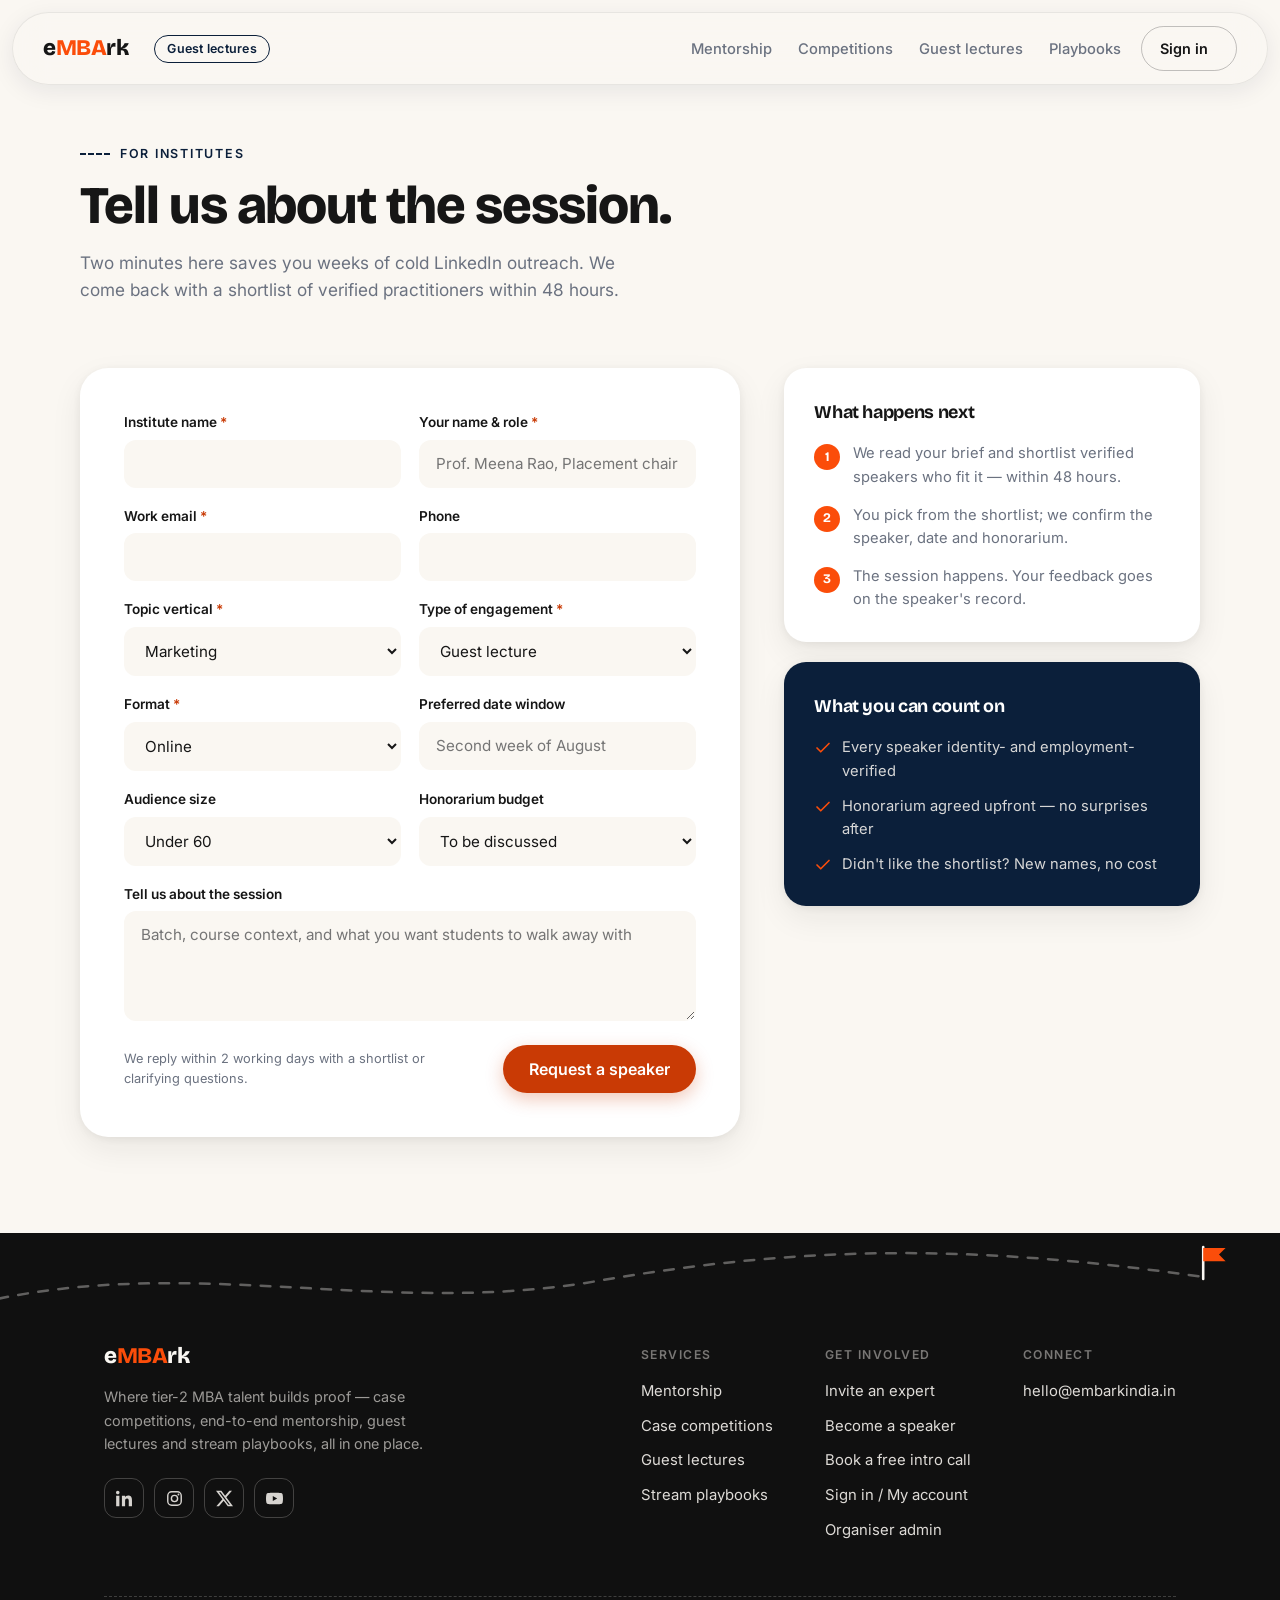
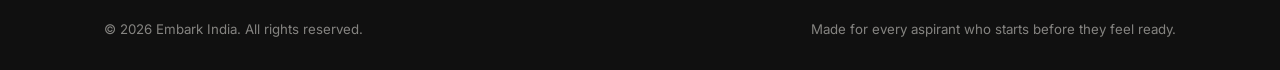
<file: invite-expert.html>
<!DOCTYPE html>
<html lang="en">
<head>
<meta charset="UTF-8">
<meta name="viewport" content="width=device-width, initial-scale=1">
<title>Invite an expert — Embark India</title>
<meta name="description" content="Tell us about the session you need — topic, batch, format and dates. We come back with a shortlist of verified industry speakers within 48 hours.">
<link rel="preconnect" href="https://fonts.googleapis.com">
<link rel="preconnect" href="https://fonts.gstatic.com" crossorigin>
<link href="https://fonts.googleapis.com/css2?family=Bricolage+Grotesque:opsz,wght@12..96,600;12..96,700;12..96,800&family=Inter:wght@400;500;600&display=swap" rel="stylesheet">
<link rel="stylesheet" href="css/gl.css?v=6">
</head>
<body>

<nav class="nav" id="site-nav" aria-label="Main">
  <div class="nav-inner">
    <div class="nav-brand">
      <a class="wordmark" href="index.html" aria-label="Embark India home">e<span class="mba">MBA</span>rk<svg class="wm-flag" viewBox="0 0 13 15" aria-hidden="true"><path d="M1.5 15V1" stroke="#161616" stroke-width="1.6" stroke-linecap="round"/><path d="M1.5 1.2h9.5l-2.8 3 2.8 3H1.5z" fill="#FB4D0A"/></svg></a>
      <span class="nav-service">Guest lectures</span>
    </div>
    <ul class="nav-links">
      <li><a href="mentorship.html">Mentorship</a></li>
      <li><a href="competitions.html">Competitions</a></li>
      <li><a href="guest-lectures.html">Guest lectures</a></li>
      <li><a href="playbooks.html">Playbooks</a></li>
    </ul>
    <a class="btn btn-ghost btn-sm nav-signin" href="account.html">Sign in</a>
    <button class="nav-burger" id="nav-burger" aria-label="Open menu" aria-expanded="false">
      <svg viewBox="0 0 24 24" fill="none" stroke="currentColor" stroke-width="2.2" stroke-linecap="round" aria-hidden="true"><path d="M4 7h16M4 12h16M4 17h16"/></svg>
    </button>
  </div>
  <div class="mob-menu" id="mob-menu">
    <a href="mentorship.html">Mentorship</a>
    <a href="competitions.html">Competitions</a>
    <a href="guest-lectures.html">Guest lectures</a>
    <a href="playbooks.html">Playbooks</a>
    <a href="account.html">Sign in / My account</a>
  </div>
</nav>

<div class="wrap req-hero">
  <p class="eyebrow">For institutes</p>
  <h1>Tell us about the session.</h1>
  <p class="lead">Two minutes here saves you weeks of cold LinkedIn outreach. We come back with a shortlist of verified practitioners within 48 hours.</p>
</div>

<div class="wrap req-layout">
  <div class="req-form-card">
    <form id="form-college" novalidate>
      <div class="field"><label for="c-inst">Institute name <span class="req">*</span></label><input id="c-inst" name="institute" type="text" autocomplete="organization" required></div>
      <div class="field"><label for="c-name">Your name &amp; role <span class="req">*</span></label><input id="c-name" name="name" type="text" placeholder="Prof. Meena Rao, Placement chair" required></div>
      <div class="field"><label for="c-email">Work email <span class="req">*</span></label><input id="c-email" name="email" type="email" autocomplete="email" required></div>
      <div class="field"><label for="c-phone">Phone</label><input id="c-phone" name="phone" type="tel" autocomplete="tel"></div>
      <div class="field"><label for="c-vert">Topic vertical <span class="req">*</span></label>
        <select id="c-vert" name="vertical" required></select>
      </div>
      <div class="field"><label for="c-engage">Type of engagement <span class="req">*</span></label>
        <select id="c-engage" name="engagement" required>
          <option>Guest lecture</option><option>Webinar series</option><option>Workshop / live case</option>
          <option>Curriculum partner</option><option>Visiting faculty</option>
        </select>
      </div>
      <div class="field"><label for="c-format">Format <span class="req">*</span></label>
        <select id="c-format" name="format" required>
          <option>Online</option><option>On campus</option><option>Either works</option>
        </select>
      </div>
      <div class="field"><label for="c-dates">Preferred date window</label><input id="c-dates" name="dates" type="text" placeholder="Second week of August"></div>
      <div class="field"><label for="c-size">Audience size</label>
        <select id="c-size" name="audience">
          <option>Under 60</option><option>60–150</option><option>150–300</option><option>300+</option>
        </select>
      </div>
      <div class="field"><label for="c-budget">Honorarium budget</label>
        <select id="c-budget" name="budget">
          <option>To be discussed</option><option>Under ₹15,000</option><option>₹15,000–30,000</option>
          <option>₹30,000–50,000</option><option>₹50,000+</option>
        </select>
      </div>
      <div class="field full"><label for="c-msg">Tell us about the session</label><textarea id="c-msg" name="message" placeholder="Batch, course context, and what you want students to walk away with"></textarea></div>
      <div class="form-foot">
        <small>We reply within 2 working days with a shortlist or clarifying questions.</small>
        <button class="btn btn-primary" type="submit">Request a speaker</button>
      </div>
    </form>
    <div class="form-success" id="success-college">
      <div class="tick-ring" aria-hidden="true"><svg viewBox="0 0 24 24" width="30" height="30" fill="none" stroke="currentColor" stroke-width="2.4" stroke-linecap="round" stroke-linejoin="round"><path d="M20 6 9 17l-5-5"/></svg></div>
      <h3>Request received</h3>
      <p>We'll write back within 2 working days with a shortlist. Check your inbox for a confirmation.</p>
    </div>
  </div>

  <aside class="req-aside">
    <div class="aside-card">
      <h3>What happens next</h3>
      <ol class="aside-steps">
        <li><span class="n">1</span>We read your brief and shortlist verified speakers who fit it — within 48 hours.</li>
        <li><span class="n">2</span>You pick from the shortlist; we confirm the speaker, date and honorarium.</li>
        <li><span class="n">3</span>The session happens. Your feedback goes on the speaker's record.</li>
      </ol>
    </div>
    <div class="aside-card green">
      <h3>What you can count on</h3>
      <ul class="aside-check">
        <li><svg viewBox="0 0 24 24" fill="none" stroke="currentColor" stroke-width="2.2" stroke-linecap="round" stroke-linejoin="round" aria-hidden="true"><path d="M20 6 9 17l-5-5"/></svg>Every speaker identity- and employment-verified</li>
        <li><svg viewBox="0 0 24 24" fill="none" stroke="currentColor" stroke-width="2.2" stroke-linecap="round" stroke-linejoin="round" aria-hidden="true"><path d="M20 6 9 17l-5-5"/></svg>Honorarium agreed upfront — no surprises after</li>
        <li><svg viewBox="0 0 24 24" fill="none" stroke="currentColor" stroke-width="2.2" stroke-linecap="round" stroke-linejoin="round" aria-hidden="true"><path d="M20 6 9 17l-5-5"/></svg>Didn't like the shortlist? New names, no cost</li>
      </ul>
    </div>
  </aside>
</div>

<footer>
  <svg class="foot-path" viewBox="0 0 1200 90" preserveAspectRatio="none" aria-hidden="true">
    <path class="fp-line" d="M-20 70 C 180 20, 360 85, 560 48 S 920 12, 1128 44" fill="none"/>
    <g transform="translate(1128 44)">
      <path d="M0 2V-30" stroke="#FAF7F2" stroke-width="2.4" stroke-linecap="round"/>
      <path d="M0 -29h21l-6.2 6.6 6.2 6.6H0z" fill="#FB4D0A"/>
    </g>
  </svg>
  <div class="wrap">
    <div class="foot-grid">
      <div class="foot-brand">
        <a class="wordmark" href="index.html" aria-label="Embark India home">e<span class="mba">MBA</span>rk</a>
        <p class="foot-blurb">Where tier-2 MBA talent builds proof — case competitions, end-to-end mentorship, guest lectures and stream playbooks, all in one place.</p>
        <div class="foot-social" aria-label="Social links">
          <a class="soc soc-in" href="#" aria-label="LinkedIn"><svg viewBox="0 0 24 24" fill="currentColor" aria-hidden="true"><path d="M4.98 3.5C4.98 4.88 3.87 6 2.5 6S0 4.88 0 3.5 1.12 1 2.5 1s2.48 1.12 2.48 2.5zM.22 8.16h4.56V23H.22zM8.34 8.16h4.37v2.02h.06c.61-1.15 2.1-2.37 4.32-2.37 4.62 0 5.47 3.04 5.47 6.99V23h-4.55v-7.21c0-1.72-.03-3.93-2.4-3.93-2.4 0-2.77 1.87-2.77 3.8V23H8.34z"/></svg></a>
          <a class="soc soc-ig" href="#" aria-label="Instagram"><svg viewBox="0 0 24 24" fill="none" stroke="currentColor" stroke-width="2" aria-hidden="true"><rect x="2.5" y="2.5" width="19" height="19" rx="5.5"/><circle cx="12" cy="12" r="4.4"/><circle cx="17.6" cy="6.4" r="1.3" fill="currentColor" stroke="none"/></svg></a>
          <a class="soc soc-x" href="#" aria-label="X (Twitter)"><svg viewBox="0 0 24 24" fill="currentColor" aria-hidden="true"><path d="M18.9 1.15h3.68l-8.04 9.19L24 22.85h-7.41l-5.8-7.58-6.64 7.58H.47l8.6-9.83L0 1.15h7.59l5.24 6.93zm-1.29 19.5h2.04L6.49 3.24H4.3z"/></svg></a>
          <a class="soc soc-yt" href="#" aria-label="YouTube"><svg viewBox="0 0 24 24" fill="currentColor" aria-hidden="true"><path d="M23.5 6.5a3.02 3.02 0 0 0-2.12-2.14C19.5 3.85 12 3.85 12 3.85s-7.5 0-9.38.51A3.02 3.02 0 0 0 .5 6.5 31.6 31.6 0 0 0 0 12a31.6 31.6 0 0 0 .5 5.5 3.02 3.02 0 0 0 2.12 2.14c1.88.51 9.38.51 9.38.51s7.5 0 9.38-.51a3.02 3.02 0 0 0 2.12-2.14A31.6 31.6 0 0 0 24 12a31.6 31.6 0 0 0-.5-5.5zM9.6 15.57V8.43L15.83 12z"/></svg></a>
        </div>
      </div>
      <div class="foot-links">
        <div>
          <h4>Services</h4>
          <ul>
            <li><a href="mentorship.html">Mentorship</a></li>
            <li><a href="competitions.html">Case competitions</a></li>
            <li><a href="guest-lectures.html">Guest lectures</a></li>
            <li><a href="playbooks.html">Stream playbooks</a></li>
          </ul>
        </div>
        <div>
          <h4>Get involved</h4>
          <ul>
            <li><a href="invite-expert.html">Invite an expert</a></li>
            <li><a href="become-speaker.html">Become a speaker</a></li>
            <li><a href="mentorship.html#intro">Book a free intro call</a></li>
            <li><a href="account.html">Sign in / My account</a></li>
            <li><a href="comp-admin.html">Organiser admin</a></li>
          </ul>
        </div>
        <div>
          <h4>Connect</h4>
          <ul>
            <li><a href="mailto:hello@embarkindia.in">hello@embarkindia.in</a></li>
          </ul>
        </div>
      </div>
    </div>
    <div class="foot-base">
      <span>© 2026 Embark India. All rights reserved.</span>
      <span>Made for every aspirant who starts before they feel ready.</span>
    </div>
  </div>
</footer>

<script>
  const VERT_NAMES = ['Marketing','Sales','Communication','Statistics','Finance','Analytics','Economics','Supply chain','Market Research','Entrepreneurship','Consulting','Strategy','Product Management','Project Management','Something else'];
  document.getElementById('c-vert').innerHTML = VERT_NAMES.map(n => `<option>${n}</option>`).join('');
  const form = document.getElementById('form-college');
  form.addEventListener('submit', e => {
    e.preventDefault();
    if (!form.checkValidity()) { form.reportValidity(); return; }
    form.style.display = 'none';
    document.getElementById('success-college').classList.add('show');
  });
</script>
<script src="js/nav.js?v=2" defer></script>
</body>
</html>
</file>
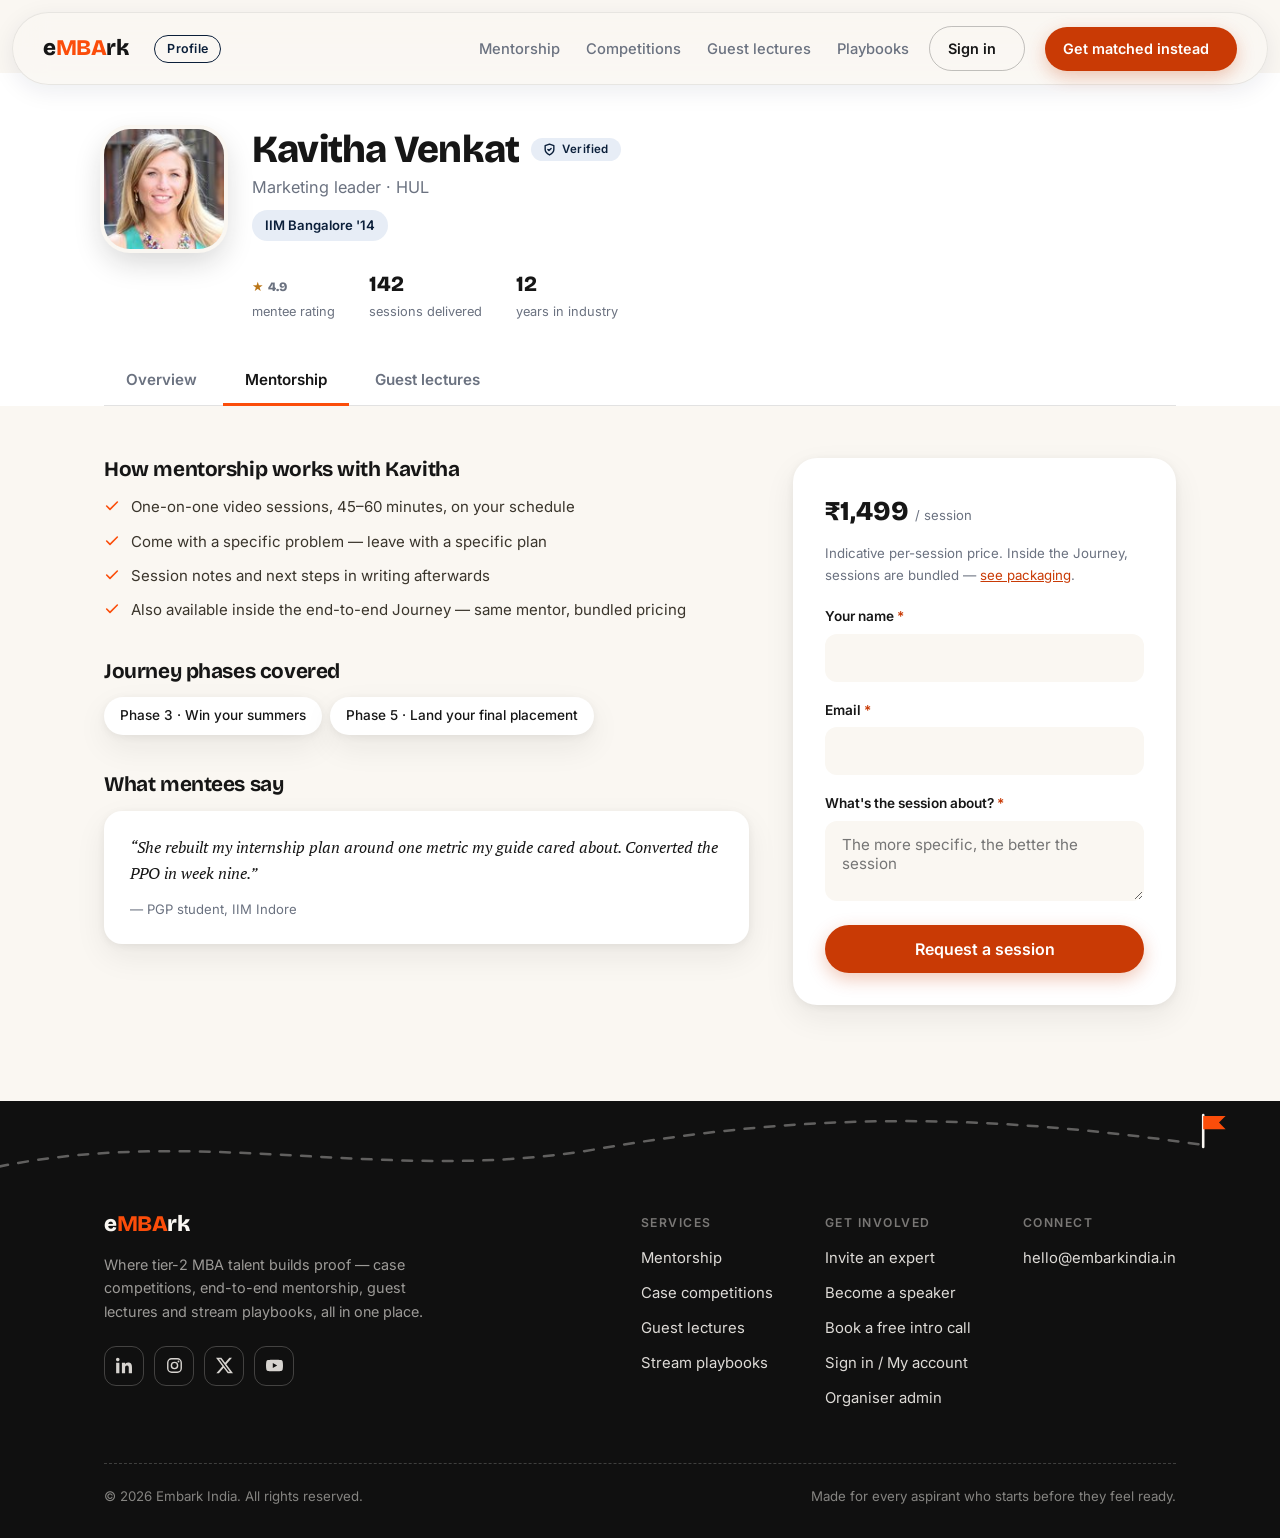
<file: mentor-profile.html>
<!DOCTYPE html>
<html lang="en">
<head>
<meta charset="UTF-8">
<meta name="viewport" content="width=device-width, initial-scale=1">
<title>Mentor profile — Embark India</title>
<meta name="description" content="Unified professional profile on Embark India — mentorship sessions and guest lectures from one verified profile.">
<link rel="preconnect" href="https://fonts.googleapis.com">
<link rel="preconnect" href="https://fonts.gstatic.com" crossorigin>
<link href="https://fonts.googleapis.com/css2?family=Bricolage+Grotesque:opsz,wght@12..96,600;12..96,700;12..96,800&family=Inter:wght@400;500;600&family=PT+Serif:ital@0;1&display=swap" rel="stylesheet">
<link rel="stylesheet" href="css/gl.css?v=6">
<style>
  .prof-head{background:var(--white);padding:56px 0 0}
  .prof-top{display:flex;gap:28px;align-items:flex-start;flex-wrap:wrap}
  .prof-photo{width:120px;height:120px;border-radius:26px;object-fit:cover;box-shadow:0 0 0 4px var(--cream),0 12px 30px rgba(22,22,22,.18);flex:none}
  .prof-id h1{font-size:clamp(1.7rem,3.6vw,2.4rem);margin-bottom:4px;display:flex;align-items:center;gap:12px;flex-wrap:wrap}
  .v-badge{
    display:inline-flex;align-items:center;gap:6px;font-family:var(--body);
    font-size:.72rem;font-weight:600;letter-spacing:.04em;color:var(--green);
    background:var(--green-soft);border-radius:999px;padding:5px 12px;
  }
  .v-badge svg{width:13px;height:13px}
  .prof-id .role{font-size:1.02rem;color:var(--ink-soft)}
  .prof-id .alma{
    display:inline-flex;align-items:center;gap:6px;margin-top:10px;
    font-size:.82rem;font-weight:600;color:var(--green);
    background:var(--green-soft);border-radius:999px;padding:5px 13px;
  }
  .prof-stats{display:flex;gap:34px;flex-wrap:wrap;margin:26px 0 0}
  .ps{display:flex;flex-direction:column}
  .ps b{font-family:var(--display);font-weight:800;font-size:1.35rem}
  .ps span{font-size:.8rem;color:var(--ink-soft)}
  .ps .star{color:#BA7517}

  .prof-tabs{display:flex;gap:4px;margin-top:34px;border-bottom:1.5px solid rgba(22,22,22,.12)}
  .pt-btn{
    font-family:var(--body);font-weight:600;font-size:.95rem;color:var(--ink-soft);
    background:none;border:none;cursor:pointer;padding:14px 22px;min-height:48px;
    border-bottom:3px solid transparent;margin-bottom:-1.5px;transition:color .18s,border-color .18s;
  }
  .pt-btn:hover{color:var(--charcoal)}
  .pt-btn[aria-selected="true"]{color:var(--charcoal);border-bottom-color:var(--orange)}

  .prof-body{padding:52px 0 96px}
  .prof-grid{display:grid;grid-template-columns:1.35fr .8fr;gap:44px;align-items:start}
  .pb-block{margin-bottom:38px}
  .pb-block h2{font-size:1.3rem;margin-bottom:14px}
  .pb-block p{color:#3A352C;font-size:.98rem}
  .chip-row{display:flex;flex-wrap:wrap;gap:8px}
  .chip-row span{
    font-size:.85rem;font-weight:500;background:var(--white);border-radius:999px;
    padding:8px 16px;box-shadow:var(--shadow-card);
  }
  .stage-list{list-style:none;display:grid;gap:10px}
  .stage-list li{
    display:flex;gap:11px;align-items:flex-start;font-size:.94rem;color:#3A352C;
  }
  .stage-list svg{width:16px;height:16px;flex:none;color:var(--orange);margin-top:3px}
  .review-card{
    background:var(--white);border-radius:18px;padding:24px 26px;box-shadow:var(--shadow-card);
  }
  .review-card blockquote{font-family:"PT Serif",serif;font-style:italic;font-size:.98rem;line-height:1.65;color:var(--charcoal)}
  .review-card cite{display:block;margin-top:12px;font-size:.82rem;font-style:normal;color:var(--ink-soft)}

  .book-card{
    position:sticky;top:96px;background:var(--white);border-radius:24px;
    box-shadow:var(--shadow-card);padding:32px;
  }
  .book-card .price{font-family:var(--display);font-weight:800;font-size:1.7rem}
  .book-card .price small{font-family:var(--body);font-weight:400;font-size:.82rem;color:var(--ink-soft)}
  .book-card .note{font-size:.83rem;color:var(--ink-soft);margin:10px 0 20px}
  .book-card form{grid-template-columns:1fr}
  .gl-cta{
    background:var(--green);color:var(--cream);border-radius:24px;padding:32px;
  }
  .gl-cta h3{color:#fff;font-size:1.2rem;margin-bottom:10px}
  .gl-cta p{color:rgba(250,247,242,.75);font-size:.92rem;margin-bottom:18px}

  [role="tabpanel"][hidden]{display:none}

  @media (max-width:900px){
    .prof-grid{grid-template-columns:1fr}
    .book-card{position:static}
    .prof-tabs{overflow-x:auto}
  }
</style>
</head>
<body>

<nav class="nav" id="site-nav" aria-label="Main">
  <div class="nav-inner">
    <div class="nav-brand">
      <a class="wordmark" href="index.html" aria-label="Embark India home">e<span class="mba">MBA</span>rk<svg class="wm-flag" viewBox="0 0 13 15" aria-hidden="true"><path d="M1.5 15V1" stroke="#161616" stroke-width="1.6" stroke-linecap="round"/><path d="M1.5 1.2h9.5l-2.8 3 2.8 3H1.5z" fill="#FB4D0A"/></svg></a>
      <span class="nav-service">Profile</span>
    </div>
    <ul class="nav-links">
      <li><a href="mentorship.html">Mentorship</a></li>
      <li><a href="competitions.html">Competitions</a></li>
      <li><a href="guest-lectures.html">Guest lectures</a></li>
      <li><a href="playbooks.html">Playbooks</a></li>
    </ul>
    <a class="btn btn-ghost btn-sm nav-signin" href="account.html">Sign in</a>
    <a class="btn btn-primary btn-sm" href="mentorship.html#match">Get matched instead</a>
    <button class="nav-burger" id="nav-burger" aria-label="Open menu" aria-expanded="false">
      <svg viewBox="0 0 24 24" fill="none" stroke="currentColor" stroke-width="2.2" stroke-linecap="round" aria-hidden="true"><path d="M4 7h16M4 12h16M4 17h16"/></svg>
    </button>
  </div>
  <div class="mob-menu" id="mob-menu">
    <a href="mentorship.html">Mentorship</a>
    <a href="competitions.html">Competitions</a>
    <a href="guest-lectures.html">Guest lectures</a>
    <a href="playbooks.html">Playbooks</a>
    <a href="mentorship.html#match" style="color:var(--orange-deep)">Get matched instead</a>
    <a href="account.html">Sign in / My account</a>
  </div>
</nav>

<header class="prof-head">
  <div class="wrap">
    <div class="prof-top">
      <img class="prof-photo" id="p-photo" src="" alt="">
      <div class="prof-id">
        <h1><span id="p-name"></span>
          <span class="v-badge"><svg viewBox="0 0 24 24" fill="none" stroke="currentColor" stroke-width="2.6" stroke-linecap="round" stroke-linejoin="round" aria-hidden="true"><path d="M12 22s8-4 8-10V5l-8-3-8 3v7c0 6 8 10 8 10z"/><path d="m9 12 2 2 4-4"/></svg>Verified</span>
        </h1>
        <p class="role" id="p-role"></p>
        <span class="alma" id="p-alma"></span>
        <div class="prof-stats">
          <div class="ps"><b><span class="star">★</span> <span id="p-rating"></span></b><span>mentee rating</span></div>
          <div class="ps"><b id="p-sessions"></b><span>sessions delivered</span></div>
          <div class="ps"><b id="p-years"></b><span>years in industry</span></div>
        </div>
      </div>
    </div>
    <div class="prof-tabs" role="tablist" aria-label="Profile sections" id="prof-tabs">
      <button class="pt-btn" role="tab" id="tab-overview" aria-selected="false" aria-controls="panel-overview">Overview</button>
      <button class="pt-btn" role="tab" id="tab-mentorship" aria-selected="true" aria-controls="panel-mentorship">Mentorship</button>
      <button class="pt-btn" role="tab" id="tab-gl" aria-selected="false" aria-controls="panel-gl" hidden>Guest lectures</button>
    </div>
  </div>
</header>

<div class="prof-body">
  <div class="wrap">
    <div id="panel-overview" role="tabpanel" aria-labelledby="tab-overview" hidden>
      <div class="prof-grid">
        <div>
          <div class="pb-block">
            <h2>About</h2>
            <p id="p-bio"></p>
          </div>
          <div class="pb-block">
            <h2>Expertise</h2>
            <div class="chip-row" id="p-expertise"></div>
          </div>
          <div class="pb-block">
            <h2>Streams</h2>
            <div class="chip-row" id="p-streams"></div>
          </div>
        </div>
        <div>
          <div class="review-card">
            <blockquote id="p-review-o"></blockquote>
            <cite id="p-review-who-o"></cite>
          </div>
        </div>
      </div>
    </div>

    <div id="panel-mentorship" role="tabpanel" aria-labelledby="tab-mentorship">
      <div class="prof-grid">
        <div>
          <div class="pb-block">
            <h2>How mentorship works with <span id="p-first"></span></h2>
            <ul class="stage-list">
              <li><svg viewBox="0 0 24 24" fill="none" stroke="currentColor" stroke-width="2.4" stroke-linecap="round" stroke-linejoin="round" aria-hidden="true"><path d="M20 6 9 17l-5-5"/></svg>One-on-one video sessions, 45–60 minutes, on your schedule</li>
              <li><svg viewBox="0 0 24 24" fill="none" stroke="currentColor" stroke-width="2.4" stroke-linecap="round" stroke-linejoin="round" aria-hidden="true"><path d="M20 6 9 17l-5-5"/></svg>Come with a specific problem — leave with a specific plan</li>
              <li><svg viewBox="0 0 24 24" fill="none" stroke="currentColor" stroke-width="2.4" stroke-linecap="round" stroke-linejoin="round" aria-hidden="true"><path d="M20 6 9 17l-5-5"/></svg>Session notes and next steps in writing afterwards</li>
              <li><svg viewBox="0 0 24 24" fill="none" stroke="currentColor" stroke-width="2.4" stroke-linecap="round" stroke-linejoin="round" aria-hidden="true"><path d="M20 6 9 17l-5-5"/></svg>Also available inside the end-to-end Journey — same mentor, bundled pricing</li>
            </ul>
          </div>
          <div class="pb-block">
            <h2>Journey phases covered</h2>
            <div class="chip-row" id="p-phases"></div>
          </div>
          <div class="pb-block">
            <h2>What mentees say</h2>
            <div class="review-card">
              <blockquote id="p-review"></blockquote>
              <cite id="p-review-who"></cite>
            </div>
          </div>
        </div>
        <div style="display:flex;flex-direction:column;gap:20px">
          <div class="book-card" id="book-card">
            <div class="price">₹<span id="p-price"></span> <small>/ session</small></div>
            <p class="note">Indicative per-session price. Inside the Journey, sessions are bundled — <a href="mentorship.html#pricing" style="color:var(--orange-deep)">see packaging</a>.</p>
            <form id="book-form" novalidate>
              <div class="field"><label for="b-name">Your name <span class="req">*</span></label><input id="b-name" type="text" required></div>
              <div class="field"><label for="b-email">Email <span class="req">*</span></label><input id="b-email" type="email" required></div>
              <div class="field"><label for="b-topic">What's the session about? <span class="req">*</span></label><textarea id="b-topic" style="min-height:80px" placeholder="The more specific, the better the session" required></textarea></div>
              <div class="form-foot" style="justify-content:center">
                <button class="btn btn-primary" type="submit" style="width:100%">Request a session</button>
              </div>
            </form>
            <div class="form-success" id="book-success" style="padding:26px 6px">
              <div class="tick-ring" aria-hidden="true"><svg viewBox="0 0 24 24" width="30" height="30" fill="none" stroke="currentColor" stroke-width="2.4" stroke-linecap="round" stroke-linejoin="round"><path d="M20 6 9 17l-5-5"/></svg></div>
              <h3>Request sent</h3>
              <p>You'll get slot options on email and WhatsApp within a day. Payment happens only after you confirm a slot.</p>
            </div>
          </div>
        </div>
      </div>
    </div>

    <div id="panel-gl" role="tabpanel" aria-labelledby="tab-gl" hidden>
      <div class="prof-grid">
        <div>
          <div class="pb-block">
            <h2>Also available for guest lectures</h2>
            <p id="p-gl-bio"></p>
          </div>
          <div class="pb-block">
            <h2>Lecture topics</h2>
            <div class="chip-row" id="p-gl-topics"></div>
          </div>
        </div>
        <div>
          <div class="gl-cta">
            <h3>Bring <span id="p-first-gl"></span> to your campus</h3>
            <p>Guest lectures are a B2B engagement for institutes — honorarium and logistics handled through the guest-lecture service.</p>
            <a class="btn btn-primary btn-sm" href="invite-expert.html">Invite to campus</a>
          </div>
        </div>
      </div>
    </div>
  </div>
</div>

<footer>
  <svg class="foot-path" viewBox="0 0 1200 90" preserveAspectRatio="none" aria-hidden="true">
    <path class="fp-line" d="M-20 70 C 180 20, 360 85, 560 48 S 920 12, 1128 44" fill="none"/>
    <g transform="translate(1128 44)">
      <path d="M0 2V-30" stroke="#FAF7F2" stroke-width="2.4" stroke-linecap="round"/>
      <path d="M0 -29h21l-6.2 6.6 6.2 6.6H0z" fill="#FB4D0A"/>
    </g>
  </svg>
  <div class="wrap">
    <div class="foot-grid">
      <div class="foot-brand">
        <a class="wordmark" href="index.html" aria-label="Embark India home">e<span class="mba">MBA</span>rk</a>
        <p class="foot-blurb">Where tier-2 MBA talent builds proof — case competitions, end-to-end mentorship, guest lectures and stream playbooks, all in one place.</p>
        <div class="foot-social" aria-label="Social links">
          <a class="soc soc-in" href="#" aria-label="LinkedIn"><svg viewBox="0 0 24 24" fill="currentColor" aria-hidden="true"><path d="M4.98 3.5C4.98 4.88 3.87 6 2.5 6S0 4.88 0 3.5 1.12 1 2.5 1s2.48 1.12 2.48 2.5zM.22 8.16h4.56V23H.22zM8.34 8.16h4.37v2.02h.06c.61-1.15 2.1-2.37 4.32-2.37 4.62 0 5.47 3.04 5.47 6.99V23h-4.55v-7.21c0-1.72-.03-3.93-2.4-3.93-2.4 0-2.77 1.87-2.77 3.8V23H8.34z"/></svg></a>
          <a class="soc soc-ig" href="#" aria-label="Instagram"><svg viewBox="0 0 24 24" fill="none" stroke="currentColor" stroke-width="2" aria-hidden="true"><rect x="2.5" y="2.5" width="19" height="19" rx="5.5"/><circle cx="12" cy="12" r="4.4"/><circle cx="17.6" cy="6.4" r="1.3" fill="currentColor" stroke="none"/></svg></a>
          <a class="soc soc-x" href="#" aria-label="X (Twitter)"><svg viewBox="0 0 24 24" fill="currentColor" aria-hidden="true"><path d="M18.9 1.15h3.68l-8.04 9.19L24 22.85h-7.41l-5.8-7.58-6.64 7.58H.47l8.6-9.83L0 1.15h7.59l5.24 6.93zm-1.29 19.5h2.04L6.49 3.24H4.3z"/></svg></a>
          <a class="soc soc-yt" href="#" aria-label="YouTube"><svg viewBox="0 0 24 24" fill="currentColor" aria-hidden="true"><path d="M23.5 6.5a3.02 3.02 0 0 0-2.12-2.14C19.5 3.85 12 3.85 12 3.85s-7.5 0-9.38.51A3.02 3.02 0 0 0 .5 6.5 31.6 31.6 0 0 0 0 12a31.6 31.6 0 0 0 .5 5.5 3.02 3.02 0 0 0 2.12 2.14c1.88.51 9.38.51 9.38.51s7.5 0 9.38-.51a3.02 3.02 0 0 0 2.12-2.14A31.6 31.6 0 0 0 24 12a31.6 31.6 0 0 0-.5-5.5zM9.6 15.57V8.43L15.83 12z"/></svg></a>
        </div>
      </div>
      <div class="foot-links">
        <div>
          <h4>Services</h4>
          <ul>
            <li><a href="mentorship.html">Mentorship</a></li>
            <li><a href="competitions.html">Case competitions</a></li>
            <li><a href="guest-lectures.html">Guest lectures</a></li>
            <li><a href="playbooks.html">Stream playbooks</a></li>
          </ul>
        </div>
        <div>
          <h4>Get involved</h4>
          <ul>
            <li><a href="invite-expert.html">Invite an expert</a></li>
            <li><a href="become-speaker.html">Become a speaker</a></li>
            <li><a href="mentorship.html#intro">Book a free intro call</a></li>
            <li><a href="account.html">Sign in / My account</a></li>
            <li><a href="comp-admin.html">Organiser admin</a></li>
          </ul>
        </div>
        <div>
          <h4>Connect</h4>
          <ul>
            <li><a href="mailto:hello@embarkindia.in">hello@embarkindia.in</a></li>
          </ul>
        </div>
      </div>
    </div>
    <div class="foot-base">
      <span>© 2026 Embark India. All rights reserved.</span>
      <span>Made for every aspirant who starts before they feel ready.</span>
    </div>
  </div>
</footer>

<script src="js/mentors.js?v=2"></script>
<script>
  const params = new URLSearchParams(location.search);
  const m = MENTORS.find(x => x.slug === params.get('m')) || MENTORS[0];
  const PHASE_NAMES = {1:'Get into the right college',2:'Start strong',3:'Win your summers',4:'Win case competitions',5:'Land your final placement'};

  document.title = m.name + ' — Embark India';
  document.getElementById('p-photo').src = m.img;
  document.getElementById('p-photo').alt = m.name;
  document.getElementById('p-name').textContent = m.name;
  document.getElementById('p-role').textContent = m.role + ' · ' + m.company;
  document.getElementById('p-alma').textContent = m.college + ' ' + m.batch;
  document.getElementById('p-rating').textContent = m.rating;
  document.getElementById('p-sessions').textContent = m.sessions;
  document.getElementById('p-years').textContent = m.years;
  document.getElementById('p-bio').textContent = m.bio;
  document.getElementById('p-first').textContent = m.name.split(' ')[0];
  document.getElementById('p-expertise').innerHTML = m.expertise.map(e => `<span>${e}</span>`).join('');
  document.getElementById('p-streams').innerHTML = m.streams.map(s => `<span>${s}</span>`).join('');
  document.getElementById('p-phases').innerHTML = m.phases.map(p => `<span>Phase ${p} · ${PHASE_NAMES[p]}</span>`).join('');
  document.getElementById('p-price').textContent = m.price.toLocaleString('en-IN');
  document.getElementById('p-review').textContent = '“' + m.review.text + '”';
  document.getElementById('p-review-who').textContent = '— ' + m.review.who;
  document.getElementById('p-review-o').textContent = '“' + m.review.text + '”';
  document.getElementById('p-review-who-o').textContent = '— ' + m.review.who;

  // guest-lecture tab only if this professional offers it (unified profile, dynamic tabs)
  if (m.guestLectures) {
    document.getElementById('tab-gl').hidden = false;
    document.getElementById('p-first-gl').textContent = m.name.split(' ')[0];
    document.getElementById('p-gl-bio').textContent =
      m.name.split(' ')[0] + ' is also part of the verified speaker community — available to institutes for guest lectures, workshops and webinars on ' + m.streams.join(', ').toLowerCase() + '.';
    document.getElementById('p-gl-topics').innerHTML = m.expertise.map(e => `<span>${e}</span>`).join('');
  }

  // tabs (context-aware entry: ?tab= overrides; default = mentorship)
  const TABS = [['tab-overview','panel-overview'],['tab-mentorship','panel-mentorship'],['tab-gl','panel-gl']];
  const showTab = id => {
    TABS.forEach(([b,p]) => {
      document.getElementById(b).setAttribute('aria-selected', b === id);
      document.getElementById(p).hidden = ('tab-' + p.split('-')[1]) !== id;
    });
  };
  document.getElementById('prof-tabs').addEventListener('click', e => {
    const btn = e.target.closest('.pt-btn');
    if (btn) showTab(btn.id);
  });
  const wanted = params.get('tab');
  if (wanted === 'gl' && m.guestLectures) showTab('tab-gl');
  else if (wanted === 'overview') showTab('tab-overview');
  else showTab('tab-mentorship');

  // booking (6.7 — B2C book-a-session)
  const bf = document.getElementById('book-form');
  bf.addEventListener('submit', e => {
    e.preventDefault();
    if (!bf.checkValidity()) { bf.reportValidity(); return; }
    bf.style.display = 'none';
    document.getElementById('book-success').classList.add('show');
  });
</script>
<script src="js/nav.js?v=2" defer></script>
</body>
</html>
</file>
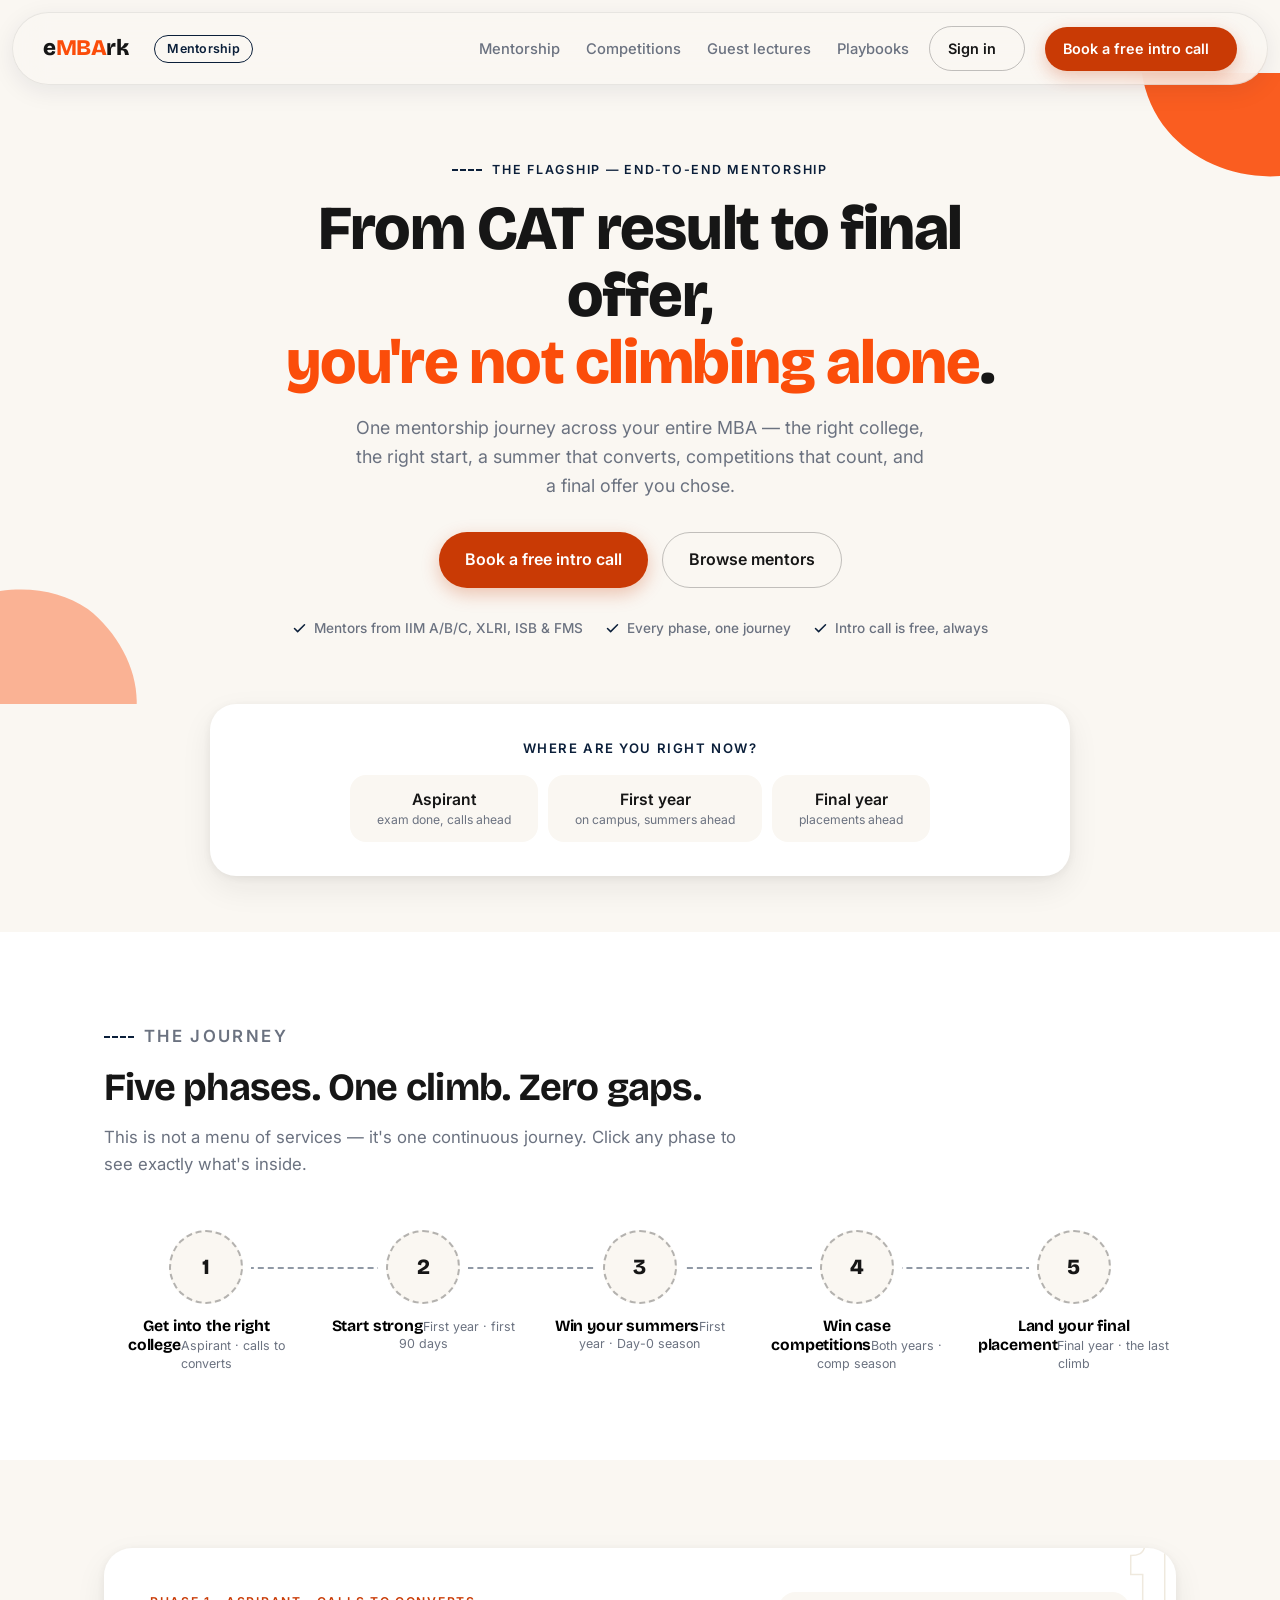
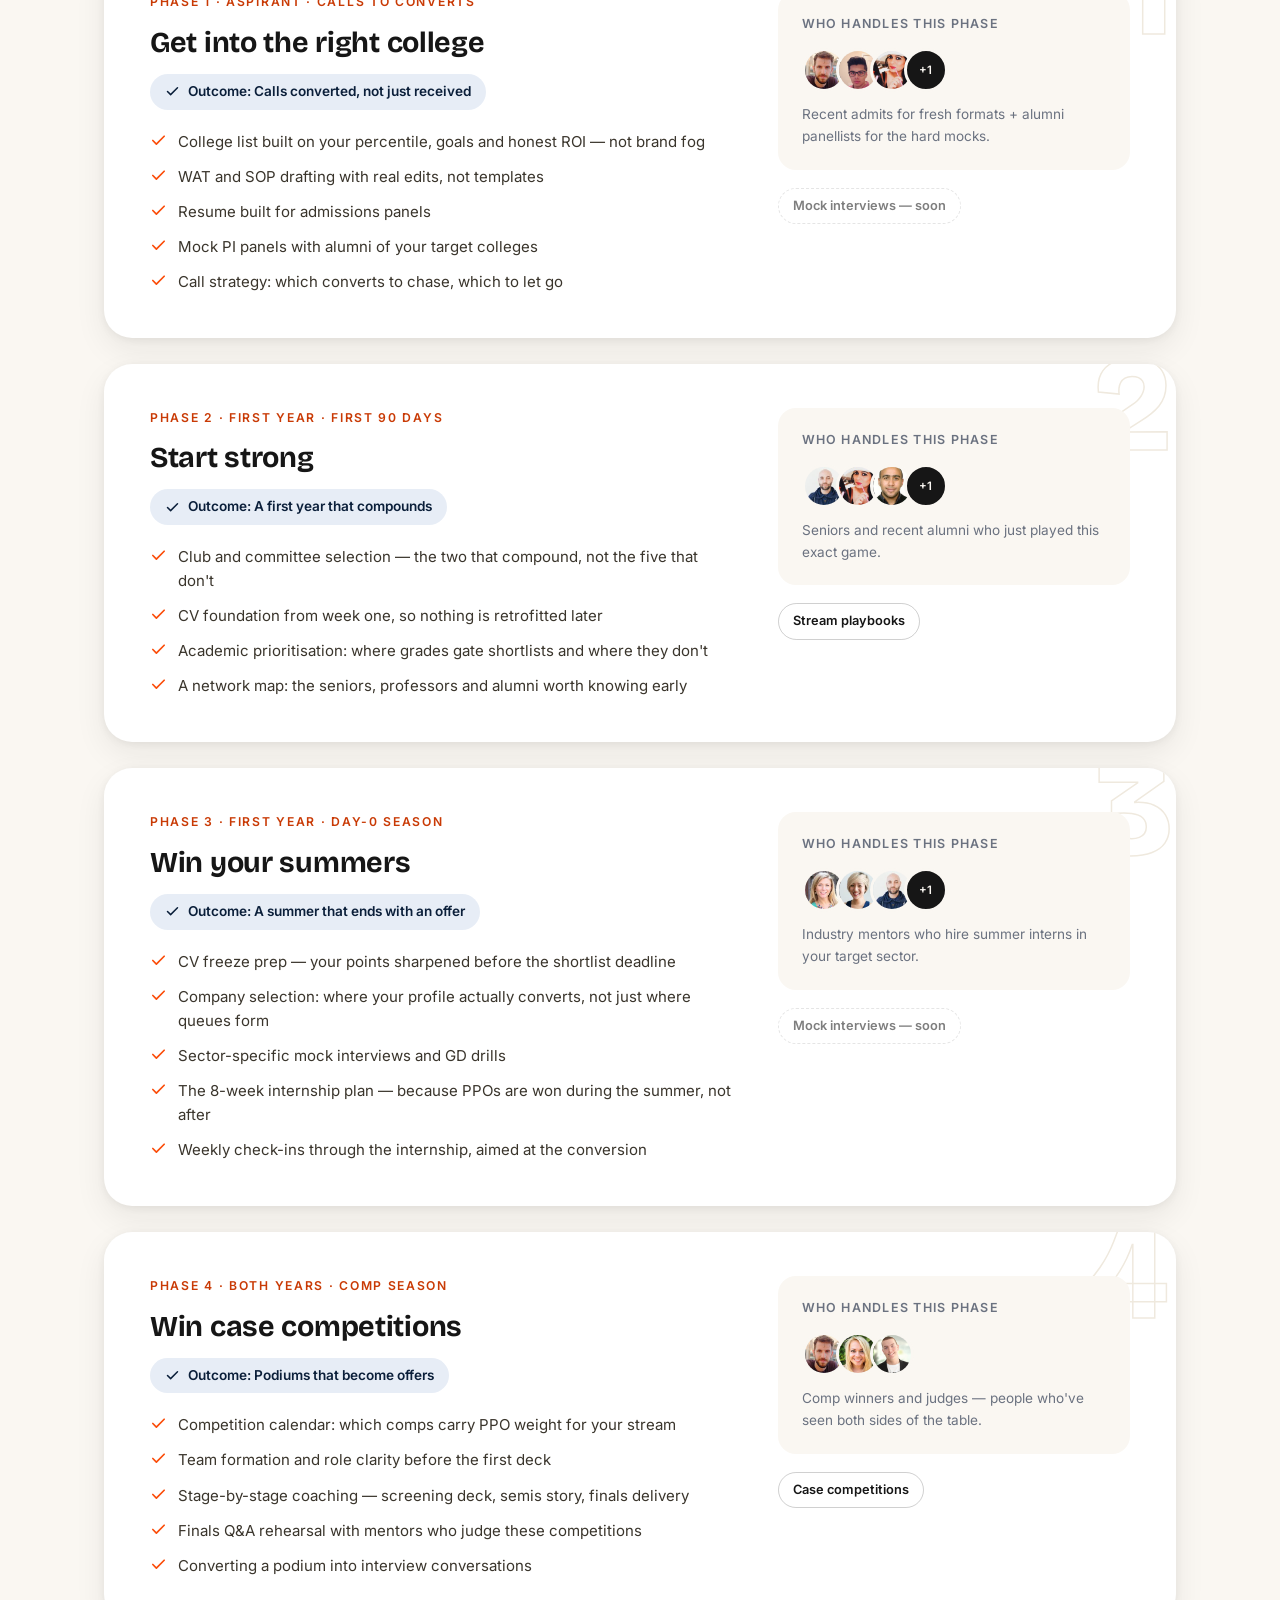
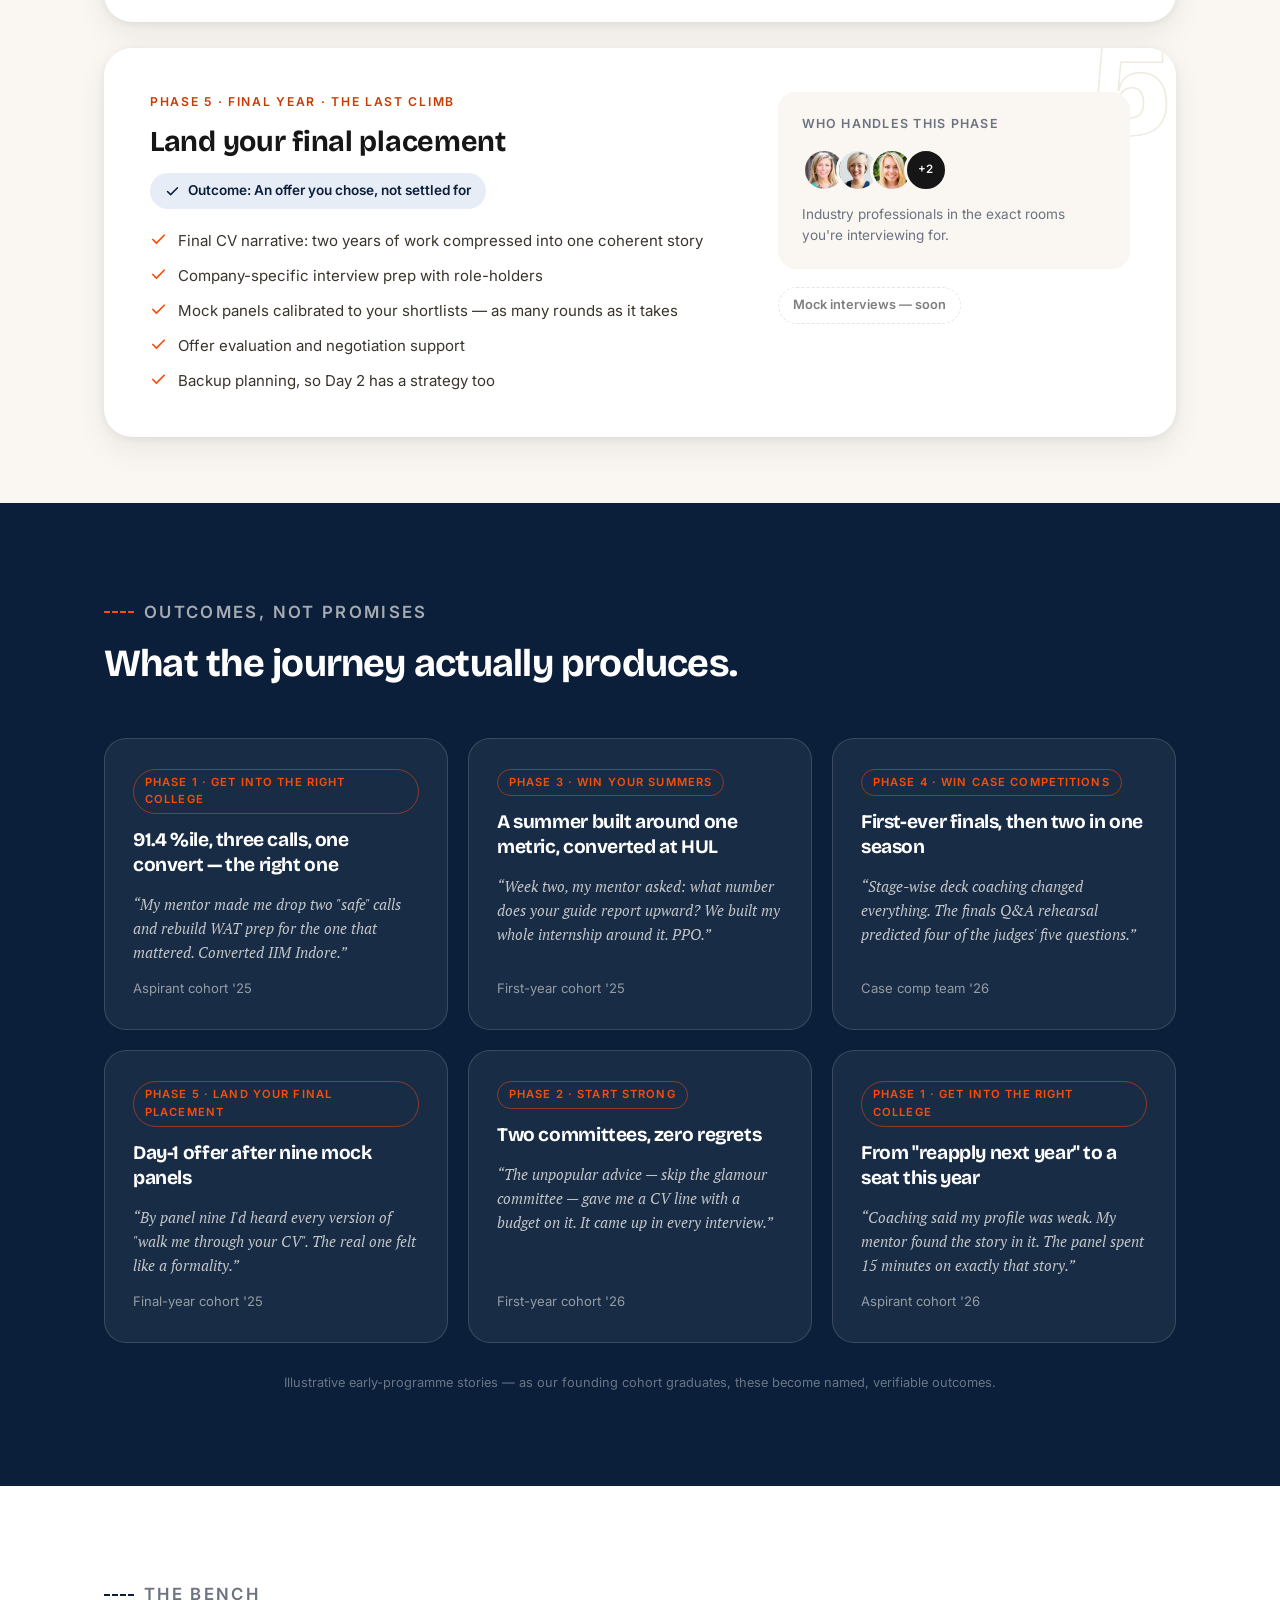
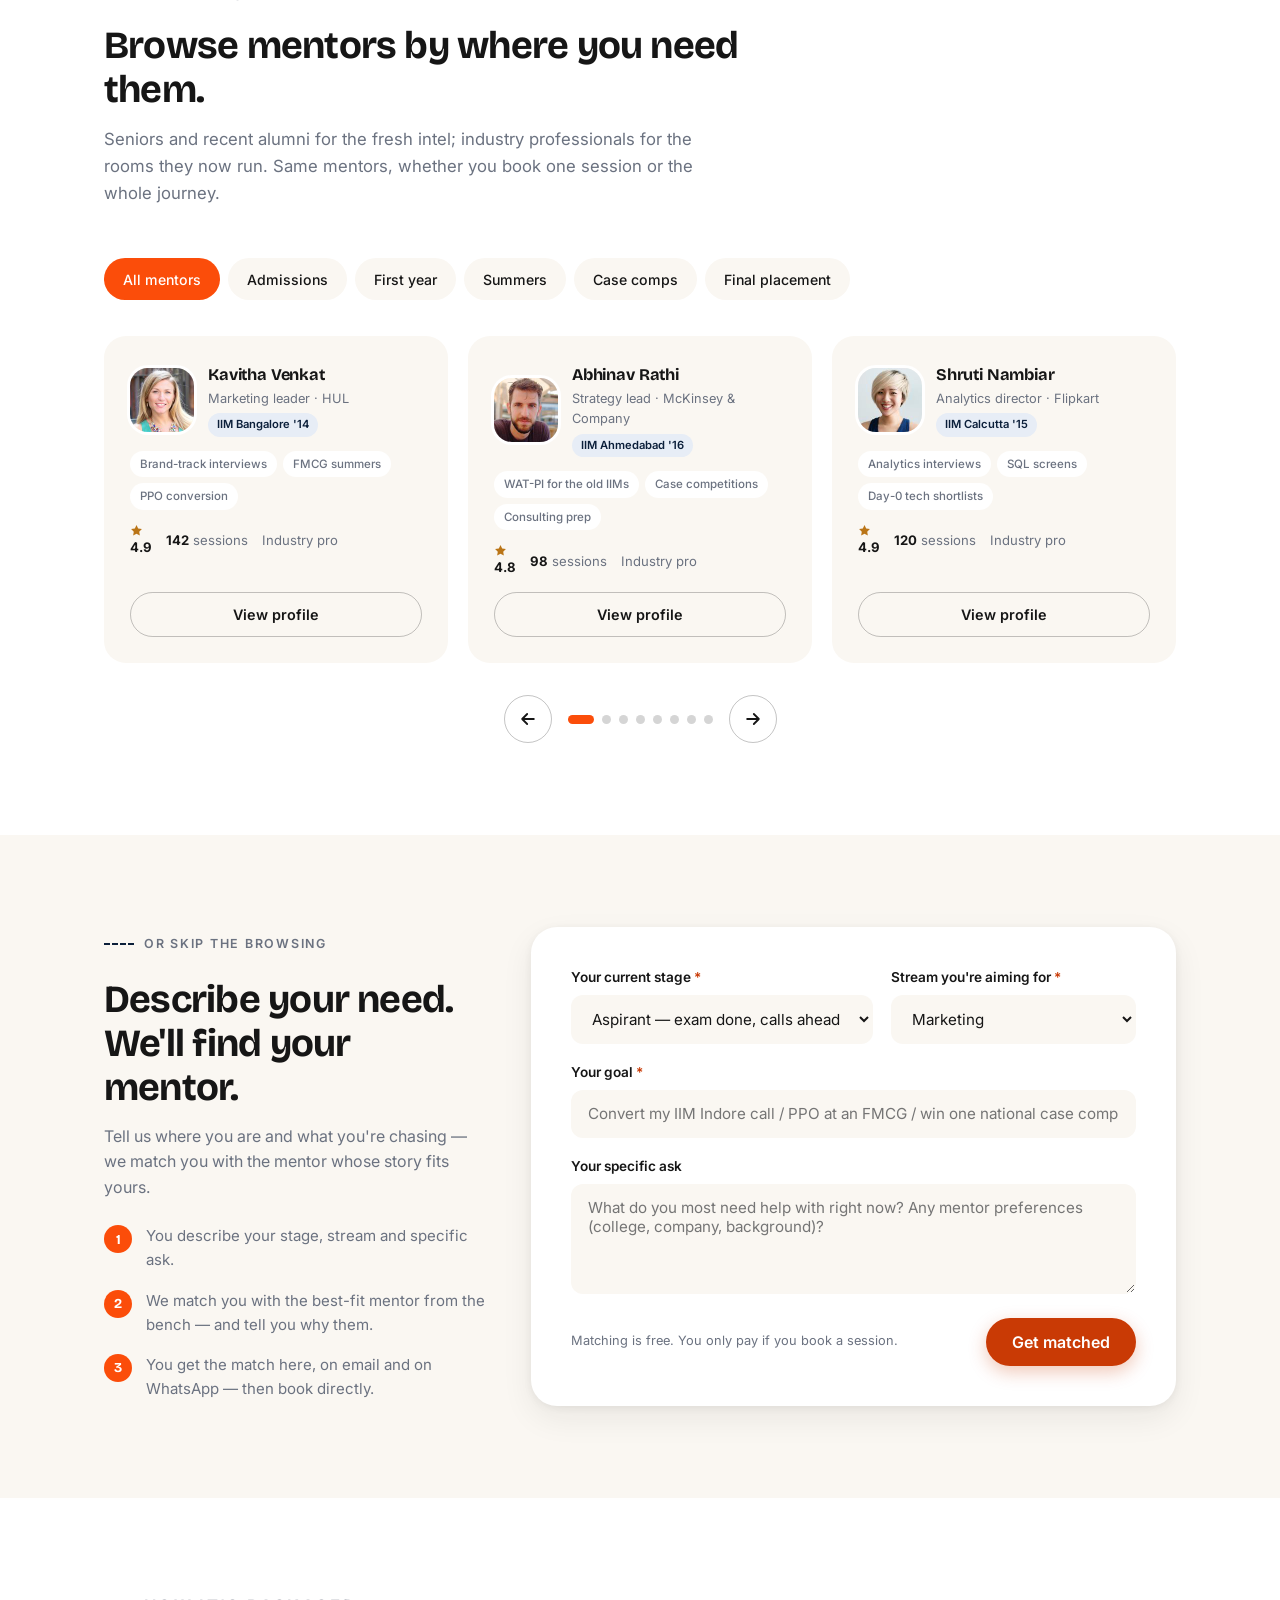
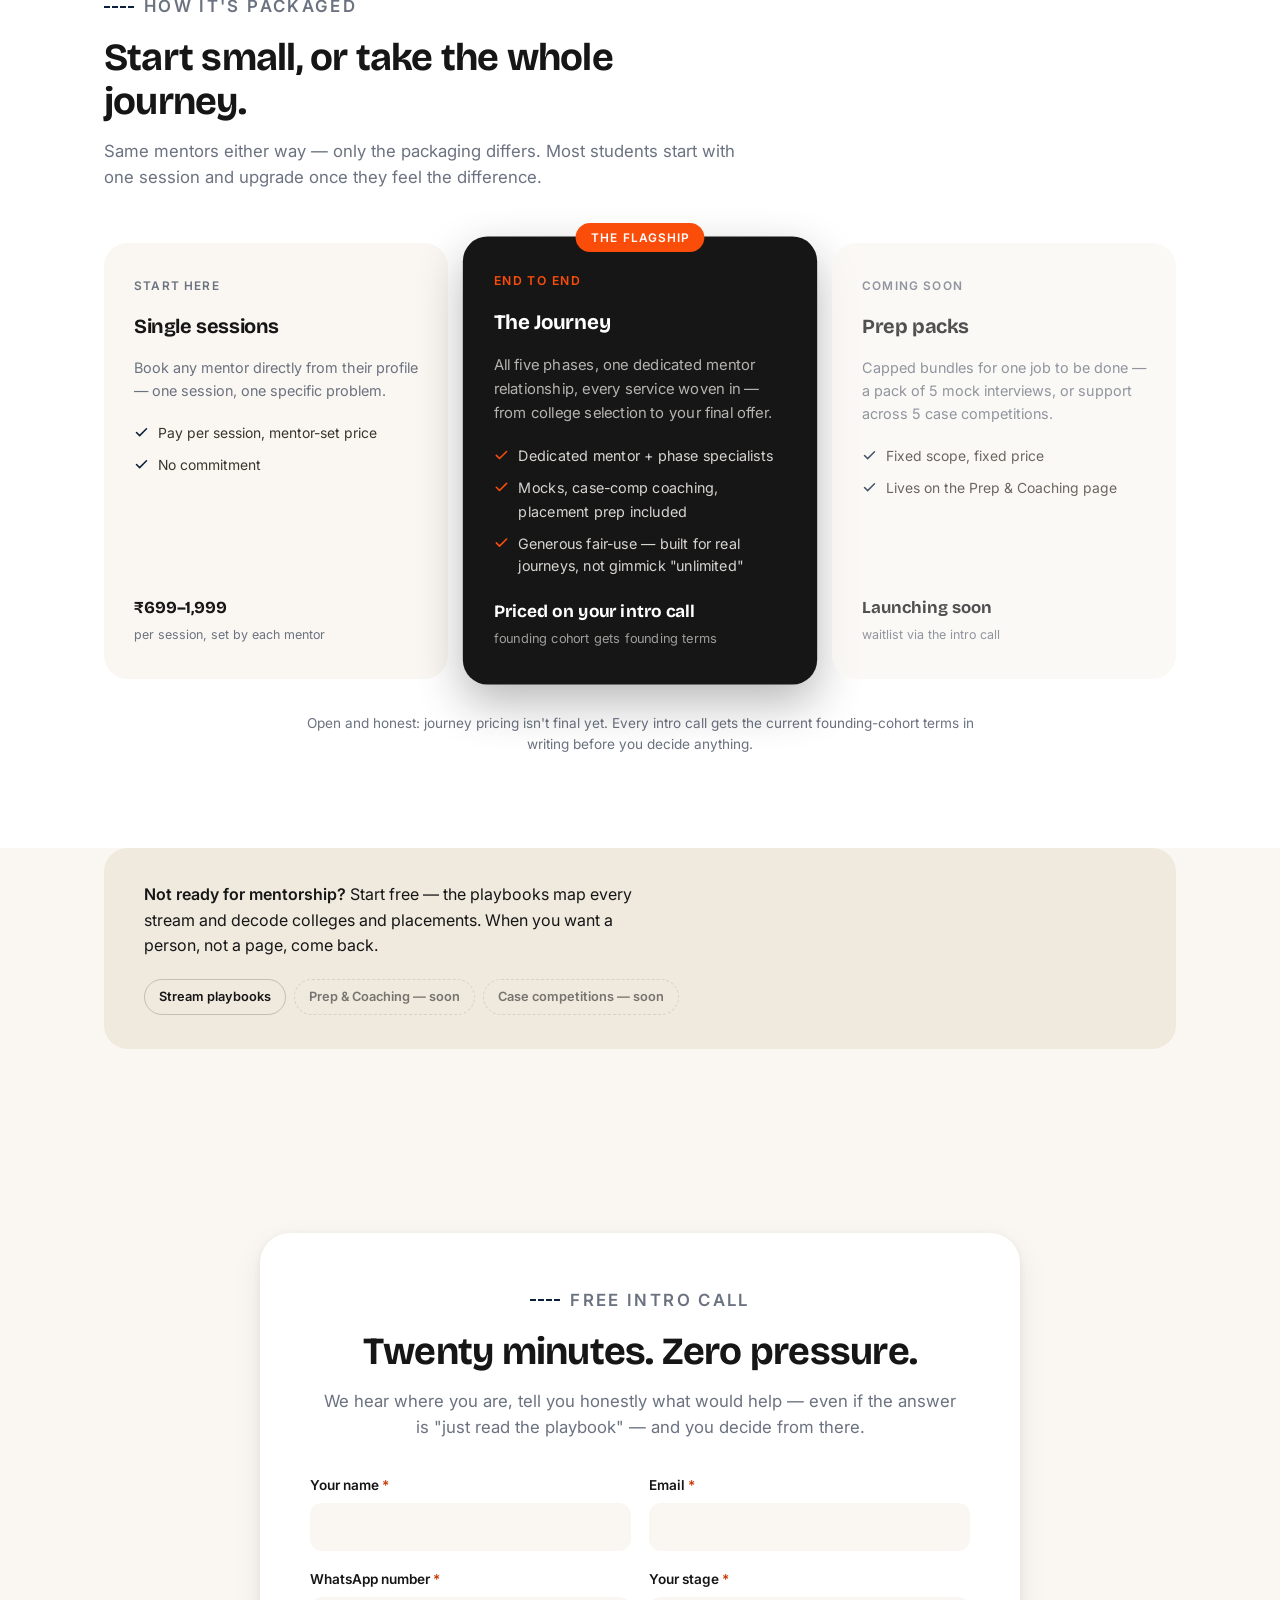
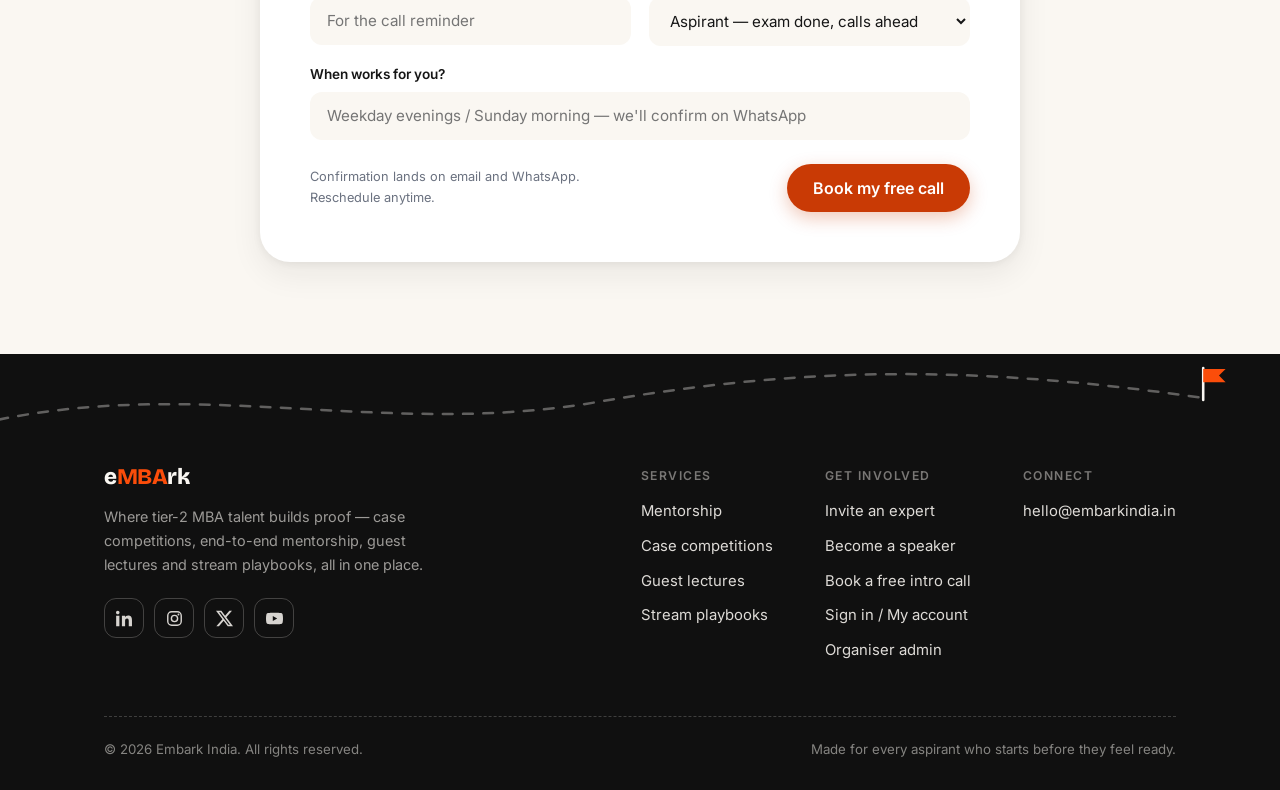
<file: mentorship.html>
<!DOCTYPE html>
<html lang="en">
<head>
<meta charset="UTF-8">
<meta name="viewport" content="width=device-width, initial-scale=1">
<title>Mentorship — Embark India</title>
<meta name="description" content="End-to-end MBA mentorship: from choosing the right college to landing your final placement. Browse mentors, get matched, or book a free intro call.">
<link rel="preconnect" href="https://fonts.googleapis.com">
<link rel="preconnect" href="https://fonts.gstatic.com" crossorigin>
<link href="https://fonts.googleapis.com/css2?family=Bricolage+Grotesque:opsz,wght@12..96,600;12..96,700;12..96,800&family=Inter:wght@400;500;600&family=PT+Serif:ital@0;1&display=swap" rel="stylesheet">
<link rel="stylesheet" href="css/gl.css?v=6">
<style>
  /* ---------- hero ---------- */
  .m-hero{position:relative;padding:80px 0 64px;overflow:hidden}
  .m-hero .wrap{position:relative;z-index:1;max-width:820px;text-align:center;margin:0 auto}
  .m-hero h1{font-size:clamp(2.3rem,5.4vw,3.9rem);margin-bottom:18px}
  .m-hero h1 .accent{color:var(--orange)}
  .m-hero .lead{font-size:1.12rem;color:var(--ink-soft);max-width:580px;margin:0 auto 32px}
  .m-hero .hero-ctas{display:flex;gap:14px;justify-content:center;flex-wrap:wrap}
  .m-trust{display:flex;flex-wrap:wrap;gap:8px 22px;justify-content:center;margin-top:30px}
  .m-trust span{display:inline-flex;align-items:center;gap:7px;font-size:.85rem;font-weight:500;color:var(--ink-soft)}
  .m-trust svg{width:15px;height:15px;color:var(--green);flex:none}

  /* ---------- stage selector ---------- */
  .stage-sec{padding:0 0 56px}
  .stage-box{
    max-width:860px;margin:0 auto;background:var(--white);border-radius:26px;
    box-shadow:var(--shadow-card);padding:34px 38px;text-align:center;
  }
  .stage-q{font-size:.82rem;font-weight:600;letter-spacing:.12em;text-transform:uppercase;color:var(--green);margin-bottom:16px}
  .stage-chips{display:flex;gap:10px;justify-content:center;flex-wrap:wrap}
  .s-chip{
    display:inline-flex;flex-direction:column;align-items:center;gap:3px;
    font-family:var(--body);background:var(--cream);border:1.5px solid transparent;
    border-radius:16px;padding:14px 26px;cursor:pointer;min-height:48px;
    transition:all .2s;
  }
  .s-chip b{font-weight:600;font-size:.98rem;color:var(--charcoal)}
  .s-chip small{font-size:.76rem;color:var(--ink-soft)}
  .s-chip:hover{border-color:rgba(22,22,22,.3)}
  .s-chip[aria-selected="true"]{background:var(--charcoal);border-color:var(--charcoal)}
  .s-chip[aria-selected="true"] b{color:var(--cream)}
  .s-chip[aria-selected="true"] small{color:rgba(250,247,242,.65)}
  .stage-reco{
    margin-top:22px;padding:16px 22px;border-radius:14px;background:var(--orange-soft);
    color:var(--orange-deep);font-size:.95rem;display:none;text-align:left;
  }
  .stage-reco.show{display:flex;align-items:center;justify-content:space-between;gap:14px;flex-wrap:wrap}
  .stage-reco b{font-weight:600}
  .stage-reco a{color:var(--orange-deep);font-weight:600;white-space:nowrap}

  /* ---------- journey timeline (centerpiece) ---------- */
  .journey-sec{background:var(--white);padding:88px 0}
  .jt{position:relative;margin-top:26px}
  .jt-line{position:absolute;top:37px;left:6%;right:6%;border-top:2.5px dashed var(--green);opacity:.45}
  .jt-nodes{display:grid;grid-template-columns:repeat(5,1fr);gap:12px;position:relative}
  .jt-node{
    background:none;border:none;font-family:var(--body);cursor:pointer;
    display:flex;flex-direction:column;align-items:center;gap:12px;padding:0 6px;
    transition:transform .2s;
  }
  .jt-node:hover{transform:translateY(-4px)}
  .jt-dot{
    width:74px;height:74px;border-radius:50%;background:var(--cream);
    border:2.5px dashed rgba(22,22,22,.3);color:var(--charcoal);
    font-family:var(--display);font-weight:800;font-size:1.35rem;
    display:flex;align-items:center;justify-content:center;position:relative;z-index:1;
    transition:all .25s;box-shadow:0 0 0 8px var(--white);
  }
  .jt-node:hover .jt-dot{border-style:solid;border-color:var(--orange)}
  .jt-node.lit .jt-dot{background:var(--orange);border:none;color:#fff;box-shadow:0 0 0 8px var(--white),0 8px 20px rgba(251,77,10,.35)}
  .jt-node b{font-family:var(--display);font-weight:700;font-size:.98rem;letter-spacing:-.01em;line-height:1.25}
  .jt-node small{font-size:.78rem;color:var(--ink-soft);line-height:1.4}
  .jt-node.dim{opacity:.45}

  /* ---------- phase details ---------- */
  .phases-sec{padding:88px 0 40px}
  .phase-card{
    background:var(--white);border-radius:28px;box-shadow:var(--shadow-card);
    padding:44px 46px;margin-bottom:26px;position:relative;overflow:hidden;
    display:grid;grid-template-columns:1.25fr .75fr;gap:40px;
    transition:opacity .3s;scroll-margin-top:110px;
  }
  .phase-card.dim{opacity:.45}
  .phase-card.lit{box-shadow:0 2px 8px rgba(22,22,22,.06),0 12px 32px rgba(22,22,22,.07),0 0 0 2.5px var(--orange)}
  .phase-card .ghost{
    position:absolute;top:-26px;right:6px;
    font-family:var(--display);font-weight:800;font-size:8.5rem;line-height:1;
    color:transparent;-webkit-text-stroke:1.5px var(--cream-deep);pointer-events:none;
  }
  .ph-kicker{font-size:.76rem;font-weight:600;letter-spacing:.14em;text-transform:uppercase;color:var(--orange-deep);margin-bottom:8px}
  .phase-card h3{font-size:clamp(1.35rem,2.6vw,1.8rem);font-weight:700;margin-bottom:8px;letter-spacing:-.01em}
  .ph-outcome{
    display:inline-flex;align-items:center;gap:8px;margin-bottom:20px;
    font-size:.85rem;font-weight:600;color:var(--green);
    background:var(--green-soft);border-radius:999px;padding:7px 15px;
  }
  .ph-outcome svg{width:15px;height:15px;flex:none}
  .ph-includes{list-style:none;display:grid;gap:11px}
  .ph-includes li{display:flex;gap:11px;font-size:.94rem;color:#3A352C;align-items:flex-start}
  .ph-includes svg{width:17px;height:17px;flex:none;color:var(--orange);margin-top:2px}
  .ph-side{display:flex;flex-direction:column;gap:18px;position:relative;z-index:1}
  .ph-mentors{background:var(--cream);border-radius:18px;padding:22px 24px}
  .ph-mentors h4{font-size:.78rem;font-weight:600;letter-spacing:.1em;text-transform:uppercase;color:var(--ink-soft);margin-bottom:14px}
  .ph-faces{display:flex;align-items:center}
  .ph-faces img{
    width:44px;height:44px;border-radius:50%;object-fit:cover;
    border:3px solid var(--cream);margin-left:-10px;
  }
  .ph-faces img:first-child{margin-left:0}
  .ph-faces .more{
    width:44px;height:44px;border-radius:50%;background:var(--charcoal);color:var(--cream);
    font-size:.72rem;font-weight:600;display:flex;align-items:center;justify-content:center;
    border:3px solid var(--cream);margin-left:-10px;
  }
  .ph-mentors p{font-size:.85rem;color:var(--ink-soft);margin-top:12px}
  .ph-links{display:flex;flex-wrap:wrap;gap:8px}
  .ph-link{
    font-size:.8rem;font-weight:600;text-decoration:none;color:var(--charcoal);
    border:1.5px solid rgba(22,22,22,.2);border-radius:999px;padding:7px 14px;
    transition:all .18s;
  }
  .ph-link:hover{border-color:var(--charcoal)}
  .ph-link.soon{opacity:.55;pointer-events:none;border-style:dashed}

  /* ---------- success stories ---------- */
  .stories-sec{background:var(--green);color:var(--cream);padding:92px 0}
  .stories-sec .eyebrow{color:var(--orange-soft)}
  .stories-sec .eyebrow::before{border-color:var(--orange)}
  .stories-sec h2{color:#fff}
  .stories-sec .sec-head p{color:rgba(250,247,242,.65)}
  .story-grid{display:grid;grid-template-columns:repeat(3,1fr);gap:20px}
  .story-card{
    background:rgba(250,247,242,.06);border:1px solid rgba(250,247,242,.15);
    border-radius:22px;padding:30px 28px;display:flex;flex-direction:column;gap:14px;
    transition:background .25s,transform .25s;
  }
  .story-card:hover{background:rgba(250,247,242,.1);transform:translateY(-5px)}
  .story-phase{
    align-self:flex-start;font-size:.7rem;font-weight:600;letter-spacing:.1em;
    text-transform:uppercase;color:var(--orange);
    border:1px solid rgba(251,77,10,.5);border-radius:999px;padding:4px 11px;
  }
  .story-card h3{color:#fff;font-size:1.2rem;font-weight:700;line-height:1.3}
  .story-card blockquote{font-family:"PT Serif",serif;font-style:italic;font-size:.94rem;color:rgba(250,247,242,.75);line-height:1.6}
  .story-who{margin-top:auto;font-size:.82rem;color:rgba(250,247,242,.55)}
  .stories-note{text-align:center;font-size:.8rem;color:rgba(250,247,242,.4);margin-top:30px}

  /* ---------- mentor carousel ---------- */
  .mentors-sec{padding:92px 0;background:var(--white)}
  .m-filter{display:flex;flex-wrap:wrap;gap:8px;margin-bottom:32px}
  .mf-chip{
    font-family:var(--body);font-weight:500;font-size:.88rem;color:var(--charcoal);
    background:var(--cream);border:1.5px solid transparent;border-radius:999px;
    padding:9px 18px;cursor:pointer;min-height:42px;transition:all .18s;
  }
  .mf-chip:hover{border-color:rgba(22,22,22,.3)}
  .mf-chip[aria-selected="true"]{background:var(--orange);color:#fff}
  .mc-view{overflow:hidden;margin:0 -4px;padding:4px}
  .mc-track{display:flex;gap:20px;transition:transform .5s cubic-bezier(.22,.8,.3,1)}
  .mc-slide{flex:0 0 calc((100% - 40px)/3);min-width:0}
  .mentor-card{
    background:var(--cream);border-radius:22px;padding:26px;height:100%;
    display:flex;flex-direction:column;gap:14px;
  }
  .mc-top{display:flex;gap:14px;align-items:center}
  .mc-photo{width:64px;height:64px;border-radius:18px;object-fit:cover;flex:none;box-shadow:0 0 0 3px #fff}
  .mc-top b{font-family:var(--display);font-weight:700;font-size:1.02rem;display:block;letter-spacing:-.01em}
  .mc-top small{font-size:.8rem;color:var(--ink-soft);display:block}
  .mc-college{
    display:inline-flex;align-items:center;gap:5px;font-size:.7rem;font-weight:600;
    color:var(--green);background:var(--green-soft);border-radius:999px;padding:3px 9px;margin-top:4px;
  }
  .mc-tags{display:flex;flex-wrap:wrap;gap:6px}
  .mc-tags span{font-size:.72rem;font-weight:500;background:#fff;border-radius:999px;padding:4px 10px;color:var(--ink-soft)}
  .mc-meta{display:flex;align-items:center;gap:14px;font-size:.82rem;color:var(--ink-soft)}
  .mc-meta b{color:var(--charcoal)}
  .mc-meta .star{color:#BA7517}
  .mentor-card .btn{margin-top:auto}
  .mc-nav{display:flex;align-items:center;justify-content:center;gap:16px;margin-top:28px}

  /* ---------- get matched ---------- */
  .match-sec{padding:92px 0}
  .match-grid{display:grid;grid-template-columns:1fr 1fr;gap:44px;align-items:start}
  .match-form-card{background:var(--white);border-radius:26px;box-shadow:var(--shadow-card);padding:40px}
  .match-form-card form{grid-template-columns:1fr 1fr}
  .match-result{display:none}
  .match-result.show{display:block}
  .match-searching{display:none;text-align:center;padding:60px 20px}
  .match-searching.show{display:block}
  .spinner{
    width:52px;height:52px;border-radius:50%;margin:0 auto 18px;
    border:4px solid var(--cream-deep);border-top-color:var(--orange);
    animation:spin .8s linear infinite;
  }
  @keyframes spin{to{transform:rotate(360deg)}}
  .match-searching p{color:var(--ink-soft);font-size:.95rem}
  .matched-card{background:var(--green-soft);border-radius:20px;padding:28px;margin-top:6px}
  .matched-label{
    display:inline-flex;align-items:center;gap:7px;font-size:.78rem;font-weight:600;
    letter-spacing:.08em;text-transform:uppercase;color:var(--green);margin-bottom:16px;
  }
  .matched-label svg{width:15px;height:15px}
  .match-note{font-size:.83rem;color:var(--ink-soft);margin-top:16px}
  .match-side h2{margin-bottom:14px}
  .match-side>p{color:var(--ink-soft);margin-bottom:24px;max-width:440px}
  .match-how{list-style:none;display:grid;gap:16px}
  .match-how li{display:flex;gap:14px;font-size:.94rem;color:var(--ink-soft);align-items:flex-start}
  .match-how .n{
    flex:none;width:28px;height:28px;border-radius:50%;background:var(--orange);color:#fff;
    font-family:var(--display);font-weight:700;font-size:.85rem;
    display:flex;align-items:center;justify-content:center;margin-top:1px;
  }

  /* ---------- pricing ladder ---------- */
  .ladder-sec{padding:92px 0;background:var(--white)}
  .ladder{display:grid;grid-template-columns:repeat(3,1fr);gap:20px;align-items:stretch}
  .rung{
    border-radius:24px;padding:34px 30px;display:flex;flex-direction:column;gap:14px;
    background:var(--cream);position:relative;
  }
  .rung h3{font-size:1.25rem;font-weight:700}
  .rung .rung-tag{font-size:.74rem;font-weight:600;letter-spacing:.1em;text-transform:uppercase;color:var(--ink-soft)}
  .rung p{font-size:.9rem;color:var(--ink-soft)}
  .rung ul{list-style:none;display:grid;gap:9px;margin:6px 0}
  .rung li{display:flex;gap:9px;font-size:.87rem;color:#3A352C;align-items:flex-start}
  .rung li svg{width:15px;height:15px;flex:none;color:var(--green);margin-top:3px}
  .rung .price-line{font-family:var(--display);font-weight:700;font-size:1.05rem;margin-top:auto}
  .rung .price-line small{display:block;font-family:var(--body);font-weight:400;font-size:.78rem;color:var(--ink-soft);margin-top:3px}
  .rung.flagship{
    background:var(--charcoal);color:var(--cream);
    box-shadow:0 18px 44px rgba(22,22,22,.3);transform:scale(1.03);
  }
  .rung.flagship h3{color:#fff}
  .rung.flagship .rung-tag{color:var(--orange)}
  .rung.flagship p{color:rgba(250,247,242,.7)}
  .rung.flagship li{color:rgba(250,247,242,.85)}
  .rung.flagship li svg{color:var(--orange)}
  .rung.flagship .price-line{color:#fff}
  .rung.flagship .price-line small{color:rgba(250,247,242,.6)}
  .rung .flag-badge{
    position:absolute;top:-13px;left:50%;transform:translateX(-50%);
    background:var(--orange);color:#fff;font-size:.72rem;font-weight:600;
    letter-spacing:.08em;text-transform:uppercase;border-radius:999px;padding:5px 15px;white-space:nowrap;
  }
  .rung.soon-rung{opacity:.75}
  .fair-use{
    max-width:680px;margin:34px auto 0;text-align:center;
    font-size:.85rem;color:var(--ink-soft);
  }

  /* ---------- intro call ---------- */
  .intro-sec{padding:92px 0}
  .intro-card{
    background:var(--white);border-radius:30px;box-shadow:var(--shadow-card);
    max-width:760px;margin:0 auto;padding:50px;scroll-margin-top:100px;
  }
  .intro-card .sec-head{text-align:center;margin:0 auto 34px}

  /* cross-sell strip */
  .xsell{padding:0 0 92px}
  .xsell-card{
    background:var(--cream-deep);border-radius:24px;padding:34px 40px;
    display:flex;align-items:center;justify-content:space-between;gap:20px;flex-wrap:wrap;
  }
  .xsell-card p{font-size:1rem;color:var(--charcoal);max-width:520px}
  .xsell-card p b{font-weight:600}
  .xsell-links{display:flex;flex-wrap:wrap;gap:8px}

  @media (max-width:1000px){
    .mc-slide{flex-basis:calc((100% - 20px)/2)}
    .story-grid{grid-template-columns:1fr 1fr}
  }
  @media (max-width:900px){
    .phase-card{grid-template-columns:1fr;padding:32px 26px;gap:24px}
    .match-grid{grid-template-columns:1fr}
    .ladder{grid-template-columns:1fr;max-width:480px;margin:0 auto}
    .rung.flagship{transform:none}
    .jt-line{display:none}
    .jt-nodes{grid-template-columns:1fr;gap:8px}
    .jt-node{flex-direction:row;text-align:left;gap:16px;padding:10px 0}
    .jt-dot{width:56px;height:56px;font-size:1.05rem;flex:none;box-shadow:none}
    .jt-node>div{display:flex;flex-direction:column;gap:2px}
  }
  @media (max-width:640px){
    .mc-slide{flex-basis:100%}
    .story-grid{grid-template-columns:1fr}
    .intro-card{padding:32px 22px}
    .match-form-card{padding:28px 22px}
    .match-form-card form{grid-template-columns:1fr}
  }
  @media (prefers-reduced-motion:reduce){
    .spinner{animation:none;border-top-color:var(--cream-deep)}
    .jt-node,.story-card,.s-chip{transition:none}
  }
</style>
</head>
<body>

<nav class="nav" id="site-nav" aria-label="Main">
  <div class="nav-inner">
    <div class="nav-brand">
      <a class="wordmark" href="index.html" aria-label="Embark India home">e<span class="mba">MBA</span>rk<svg class="wm-flag" viewBox="0 0 13 15" aria-hidden="true"><path d="M1.5 15V1" stroke="#161616" stroke-width="1.6" stroke-linecap="round"/><path d="M1.5 1.2h9.5l-2.8 3 2.8 3H1.5z" fill="#FB4D0A"/></svg></a>
      <span class="nav-service">Mentorship</span>
    </div>
    <ul class="nav-links">
      <li><a href="mentorship.html">Mentorship</a></li>
      <li><a href="competitions.html">Competitions</a></li>
      <li><a href="guest-lectures.html">Guest lectures</a></li>
      <li><a href="playbooks.html">Playbooks</a></li>
    </ul>
    <a class="btn btn-ghost btn-sm nav-signin" href="account.html">Sign in</a>
    <a class="btn btn-primary btn-sm" href="#intro">Book a free intro call</a>
    <button class="nav-burger" id="nav-burger" aria-label="Open menu" aria-expanded="false">
      <svg viewBox="0 0 24 24" fill="none" stroke="currentColor" stroke-width="2.2" stroke-linecap="round" aria-hidden="true"><path d="M4 7h16M4 12h16M4 17h16"/></svg>
    </button>
  </div>
  <div class="mob-menu" id="mob-menu">
    <a href="mentorship.html">Mentorship</a>
    <a href="competitions.html">Competitions</a>
    <a href="guest-lectures.html">Guest lectures</a>
    <a href="playbooks.html">Playbooks</a>
    <a href="#intro" style="color:var(--orange-deep)">Book a free intro call</a>
    <a href="account.html">Sign in / My account</a>
  </div>
</nav>

<!-- 6.1 HERO -->
<header class="m-hero">
  <svg class="hero-blob" style="position:absolute;top:-130px;right:-140px;width:320px;opacity:.9" viewBox="0 0 330 300" aria-hidden="true">
    <path fill="#FB4D0A" d="M236 20c46 25 86 70 82 114-4 44-52 88-106 102-53 14-110-4-142-42C38 156 32 98 58 60 84 21 142 3 182 6c20 2 38 7 54 14Z"/>
  </svg>
  <svg class="hero-blob" style="position:absolute;bottom:-140px;left:-150px;width:290px;opacity:.4" viewBox="0 0 300 270" aria-hidden="true">
    <path fill="#FB4D0A" d="M246 27c35 27 57 73 49 112-8 40-46 73-90 86-45 13-95 6-125-22C50 175 40 126 55 86 69 46 107 16 150 9c37-6 70 0 96 18Z"/>
  </svg>
  <div class="wrap">
    <p class="eyebrow" style="justify-content:center">The flagship — end-to-end mentorship</p>
    <h1>From CAT result to final offer,<br><span class="accent">you're not climbing alone</span>.</h1>
    <p class="lead">One mentorship journey across your entire MBA — the right college, the right start, a summer that converts, competitions that count, and a final offer you chose.</p>
    <div class="hero-ctas">
      <a class="btn btn-primary" href="#intro">Book a free intro call</a>
      <a class="btn btn-ghost" href="#mentors">Browse mentors</a>
    </div>
    <div class="m-trust">
      <span><svg viewBox="0 0 24 24" fill="none" stroke="currentColor" stroke-width="2.4" stroke-linecap="round" stroke-linejoin="round" aria-hidden="true"><path d="M20 6 9 17l-5-5"/></svg>Mentors from IIM A/B/C, XLRI, ISB &amp; FMS</span>
      <span><svg viewBox="0 0 24 24" fill="none" stroke="currentColor" stroke-width="2.4" stroke-linecap="round" stroke-linejoin="round" aria-hidden="true"><path d="M20 6 9 17l-5-5"/></svg>Every phase, one journey</span>
      <span><svg viewBox="0 0 24 24" fill="none" stroke="currentColor" stroke-width="2.4" stroke-linecap="round" stroke-linejoin="round" aria-hidden="true"><path d="M20 6 9 17l-5-5"/></svg>Intro call is free, always</span>
    </div>
  </div>
</header>

<!-- 6.3 STAGE SELECTOR -->
<section class="stage-sec">
  <div class="wrap">
    <div class="stage-box reveal">
      <p class="stage-q">Where are you right now?</p>
      <div class="stage-chips" id="stage-chips" role="tablist" aria-label="Your current stage">
        <button class="s-chip" role="tab" aria-selected="false" data-stage="aspirant"><b>Aspirant</b><small>exam done, calls ahead</small></button>
        <button class="s-chip" role="tab" aria-selected="false" data-stage="first-year"><b>First year</b><small>on campus, summers ahead</small></button>
        <button class="s-chip" role="tab" aria-selected="false" data-stage="final-year"><b>Final year</b><small>placements ahead</small></button>
      </div>
      <div class="stage-reco" id="stage-reco"></div>
    </div>
  </div>
</section>

<!-- 6.2 JOURNEY TIMELINE -->
<section class="journey-sec" id="journey">
  <div class="wrap">
    <div class="sec-head reveal">
      <p class="eyebrow">The journey</p>
      <h2>Five phases. One climb. Zero gaps.</h2>
      <p>This is not a menu of services — it's one continuous journey. Click any phase to see exactly what's inside.</p>
    </div>
    <div class="jt">
      <div class="jt-line" aria-hidden="true"></div>
      <div class="jt-nodes" id="jt-nodes"></div>
    </div>
  </div>
</section>

<!-- 6.4 PHASE DETAILS -->
<section class="phases-sec">
  <div class="wrap" id="phase-cards"></div>
</section>

<!-- 6.8 SUCCESS STORIES -->
<section class="stories-sec">
  <div class="wrap">
    <div class="sec-head reveal">
      <p class="eyebrow">Outcomes, not promises</p>
      <h2>What the journey actually produces.</h2>
    </div>
    <div class="story-grid" id="story-grid"></div>
    <p class="stories-note">Illustrative early-programme stories — as our founding cohort graduates, these become named, verifiable outcomes.</p>
  </div>
</section>

<!-- 6.5 MENTOR CAROUSEL -->
<section class="mentors-sec" id="mentors">
  <div class="wrap">
    <div class="sec-head reveal">
      <p class="eyebrow">The bench</p>
      <h2>Browse mentors by where you need them.</h2>
      <p>Seniors and recent alumni for the fresh intel; industry professionals for the rooms they now run. Same mentors, whether you book one session or the whole journey.</p>
    </div>
    <div class="m-filter" id="m-filter" role="tablist" aria-label="Filter mentors by phase">
      <button class="mf-chip" role="tab" aria-selected="true" data-f="all">All mentors</button>
      <button class="mf-chip" role="tab" aria-selected="false" data-f="1">Admissions</button>
      <button class="mf-chip" role="tab" aria-selected="false" data-f="2">First year</button>
      <button class="mf-chip" role="tab" aria-selected="false" data-f="3">Summers</button>
      <button class="mf-chip" role="tab" aria-selected="false" data-f="4">Case comps</button>
      <button class="mf-chip" role="tab" aria-selected="false" data-f="5">Final placement</button>
    </div>
    <div class="mc-view">
      <div class="mc-track" id="mc-track"></div>
    </div>
    <div class="mc-nav">
      <button class="car-btn" id="mc-prev" aria-label="Previous mentors">
        <svg viewBox="0 0 24 24" fill="none" stroke="currentColor" stroke-width="2.2" stroke-linecap="round" stroke-linejoin="round" aria-hidden="true"><path d="M19 12H5M11 6l-6 6 6 6"/></svg>
      </button>
      <div class="car-dots" id="mc-dots" role="tablist" aria-label="Mentor pages"></div>
      <button class="car-btn" id="mc-next" aria-label="Next mentors">
        <svg viewBox="0 0 24 24" fill="none" stroke="currentColor" stroke-width="2.2" stroke-linecap="round" stroke-linejoin="round" aria-hidden="true"><path d="M5 12h14M13 6l6 6-6 6"/></svg>
      </button>
    </div>
  </div>
</section>

<!-- 6.6 GET MATCHED -->
<section class="match-sec" id="match">
  <div class="wrap">
    <div class="match-grid">
      <div class="match-side reveal">
        <p class="eyebrow">Or skip the browsing</p>
        <h2>Describe your need. We'll find your mentor.</h2>
        <p>Tell us where you are and what you're chasing — we match you with the mentor whose story fits yours.</p>
        <ol class="match-how">
          <li><span class="n">1</span>You describe your stage, stream and specific ask.</li>
          <li><span class="n">2</span>We match you with the best-fit mentor from the bench — and tell you why them.</li>
          <li><span class="n">3</span>You get the match here, on email and on WhatsApp — then book directly.</li>
        </ol>
      </div>
      <div class="match-form-card reveal">
        <form id="match-form" novalidate>
          <div class="field"><label for="mm-stage">Your current stage <span class="req">*</span></label>
            <select id="mm-stage" required>
              <option value="aspirant">Aspirant — exam done, calls ahead</option>
              <option value="first-year">First year — summers ahead</option>
              <option value="final-year">Final year — placements ahead</option>
            </select>
          </div>
          <div class="field"><label for="mm-stream">Stream you're aiming for <span class="req">*</span></label>
            <select id="mm-stream" required></select>
          </div>
          <div class="field full"><label for="mm-goal">Your goal <span class="req">*</span></label>
            <input id="mm-goal" type="text" placeholder="Convert my IIM Indore call / PPO at an FMCG / win one national case comp" required>
          </div>
          <div class="field full"><label for="mm-ask">Your specific ask</label>
            <textarea id="mm-ask" placeholder="What do you most need help with right now? Any mentor preferences (college, company, background)?"></textarea>
          </div>
          <div class="form-foot">
            <small>Matching is free. You only pay if you book a session.</small>
            <button class="btn btn-primary" type="submit">Get matched</button>
          </div>
        </form>
        <div class="match-searching" id="match-searching">
          <div class="spinner" aria-hidden="true"></div>
          <p>Reading your ask… matching against the bench…</p>
        </div>
        <div class="match-result" id="match-result"></div>
      </div>
    </div>
  </div>
</section>

<!-- 6.9 PRICING & PACKAGING -->
<section class="ladder-sec" id="pricing">
  <div class="wrap">
    <div class="sec-head reveal">
      <p class="eyebrow">How it's packaged</p>
      <h2>Start small, or take the whole journey.</h2>
      <p>Same mentors either way — only the packaging differs. Most students start with one session and upgrade once they feel the difference.</p>
    </div>
    <div class="ladder">
      <div class="rung reveal">
        <span class="rung-tag">Start here</span>
        <h3>Single sessions</h3>
        <p>Book any mentor directly from their profile — one session, one specific problem.</p>
        <ul>
          <li><svg viewBox="0 0 24 24" fill="none" stroke="currentColor" stroke-width="2.4" stroke-linecap="round" stroke-linejoin="round" aria-hidden="true"><path d="M20 6 9 17l-5-5"/></svg>Pay per session, mentor-set price</li>
          <li><svg viewBox="0 0 24 24" fill="none" stroke="currentColor" stroke-width="2.4" stroke-linecap="round" stroke-linejoin="round" aria-hidden="true"><path d="M20 6 9 17l-5-5"/></svg>No commitment</li>
        </ul>
        <div class="price-line">₹699–1,999 <small>per session, set by each mentor</small></div>
      </div>
      <div class="rung flagship reveal">
        <span class="flag-badge">The flagship</span>
        <span class="rung-tag">End to end</span>
        <h3>The Journey</h3>
        <p>All five phases, one dedicated mentor relationship, every service woven in — from college selection to your final offer.</p>
        <ul>
          <li><svg viewBox="0 0 24 24" fill="none" stroke="currentColor" stroke-width="2.4" stroke-linecap="round" stroke-linejoin="round" aria-hidden="true"><path d="M20 6 9 17l-5-5"/></svg>Dedicated mentor + phase specialists</li>
          <li><svg viewBox="0 0 24 24" fill="none" stroke="currentColor" stroke-width="2.4" stroke-linecap="round" stroke-linejoin="round" aria-hidden="true"><path d="M20 6 9 17l-5-5"/></svg>Mocks, case-comp coaching, placement prep included</li>
          <li><svg viewBox="0 0 24 24" fill="none" stroke="currentColor" stroke-width="2.4" stroke-linecap="round" stroke-linejoin="round" aria-hidden="true"><path d="M20 6 9 17l-5-5"/></svg>Generous fair-use — built for real journeys, not gimmick "unlimited"</li>
        </ul>
        <div class="price-line">Priced on your intro call <small>founding cohort gets founding terms</small></div>
      </div>
      <div class="rung soon-rung reveal">
        <span class="rung-tag">Coming soon</span>
        <h3>Prep packs</h3>
        <p>Capped bundles for one job to be done — a pack of 5 mock interviews, or support across 5 case competitions.</p>
        <ul>
          <li><svg viewBox="0 0 24 24" fill="none" stroke="currentColor" stroke-width="2.4" stroke-linecap="round" stroke-linejoin="round" aria-hidden="true"><path d="M20 6 9 17l-5-5"/></svg>Fixed scope, fixed price</li>
          <li><svg viewBox="0 0 24 24" fill="none" stroke="currentColor" stroke-width="2.4" stroke-linecap="round" stroke-linejoin="round" aria-hidden="true"><path d="M20 6 9 17l-5-5"/></svg>Lives on the Prep &amp; Coaching page</li>
        </ul>
        <div class="price-line">Launching soon <small>waitlist via the intro call</small></div>
      </div>
    </div>
    <p class="fair-use">Open and honest: journey pricing isn't final yet. Every intro call gets the current founding-cohort terms in writing before you decide anything.</p>
  </div>
</section>

<!-- 6.10 CROSS-SELL -->
<section class="xsell">
  <div class="wrap">
    <div class="xsell-card reveal">
      <p><b>Not ready for mentorship?</b> Start free — the playbooks map every stream and decode colleges and placements. When you want a person, not a page, come back.</p>
      <div class="xsell-links">
        <a class="ph-link" href="playbooks.html">Stream playbooks</a>
        <span class="ph-link soon">Prep &amp; Coaching — soon</span>
        <span class="ph-link soon">Case competitions — soon</span>
      </div>
    </div>
  </div>
</section>

<!-- 6.11 INTRO CALL -->
<section class="intro-sec">
  <div class="wrap">
    <div class="intro-card" id="intro">
      <div class="sec-head reveal">
        <p class="eyebrow" style="justify-content:center">Free intro call</p>
        <h2>Twenty minutes. Zero pressure.</h2>
        <p>We hear where you are, tell you honestly what would help — even if the answer is "just read the playbook" — and you decide from there.</p>
      </div>
      <form id="intro-form" novalidate>
        <div class="field"><label for="ic-name">Your name <span class="req">*</span></label><input id="ic-name" type="text" autocomplete="name" required></div>
        <div class="field"><label for="ic-email">Email <span class="req">*</span></label><input id="ic-email" type="email" autocomplete="email" required></div>
        <div class="field"><label for="ic-phone">WhatsApp number <span class="req">*</span></label><input id="ic-phone" type="tel" autocomplete="tel" placeholder="For the call reminder" required></div>
        <div class="field"><label for="ic-stage">Your stage <span class="req">*</span></label>
          <select id="ic-stage" required>
            <option>Aspirant — exam done, calls ahead</option>
            <option>First year — summers ahead</option>
            <option>Final year — placements ahead</option>
            <option>Still deciding on the MBA itself</option>
          </select>
        </div>
        <div class="field full"><label for="ic-when">When works for you?</label><input id="ic-when" type="text" placeholder="Weekday evenings / Sunday morning — we'll confirm on WhatsApp"></div>
        <div class="form-foot">
          <small>Confirmation lands on email and WhatsApp. Reschedule anytime.</small>
          <button class="btn btn-primary" type="submit">Book my free call</button>
        </div>
      </form>
      <div class="form-success" id="intro-success">
        <div class="tick-ring" aria-hidden="true"><svg viewBox="0 0 24 24" width="30" height="30" fill="none" stroke="currentColor" stroke-width="2.4" stroke-linecap="round" stroke-linejoin="round"><path d="M20 6 9 17l-5-5"/></svg></div>
        <h3>Call requested</h3>
        <p>We'll confirm a slot on WhatsApp and email within one working day. Meanwhile, pick your stream playbook — it makes the call twice as useful.</p>
      </div>
    </div>
  </div>
</section>

<footer>
  <svg class="foot-path" viewBox="0 0 1200 90" preserveAspectRatio="none" aria-hidden="true">
    <path class="fp-line" d="M-20 70 C 180 20, 360 85, 560 48 S 920 12, 1128 44" fill="none"/>
    <g transform="translate(1128 44)">
      <path d="M0 2V-30" stroke="#FAF7F2" stroke-width="2.4" stroke-linecap="round"/>
      <path d="M0 -29h21l-6.2 6.6 6.2 6.6H0z" fill="#FB4D0A"/>
    </g>
  </svg>
  <div class="wrap">
    <div class="foot-grid">
      <div class="foot-brand">
        <a class="wordmark" href="index.html" aria-label="Embark India home">e<span class="mba">MBA</span>rk</a>
        <p class="foot-blurb">Where tier-2 MBA talent builds proof — case competitions, end-to-end mentorship, guest lectures and stream playbooks, all in one place.</p>
        <div class="foot-social" aria-label="Social links">
          <a class="soc soc-in" href="#" aria-label="LinkedIn"><svg viewBox="0 0 24 24" fill="currentColor" aria-hidden="true"><path d="M4.98 3.5C4.98 4.88 3.87 6 2.5 6S0 4.88 0 3.5 1.12 1 2.5 1s2.48 1.12 2.48 2.5zM.22 8.16h4.56V23H.22zM8.34 8.16h4.37v2.02h.06c.61-1.15 2.1-2.37 4.32-2.37 4.62 0 5.47 3.04 5.47 6.99V23h-4.55v-7.21c0-1.72-.03-3.93-2.4-3.93-2.4 0-2.77 1.87-2.77 3.8V23H8.34z"/></svg></a>
          <a class="soc soc-ig" href="#" aria-label="Instagram"><svg viewBox="0 0 24 24" fill="none" stroke="currentColor" stroke-width="2" aria-hidden="true"><rect x="2.5" y="2.5" width="19" height="19" rx="5.5"/><circle cx="12" cy="12" r="4.4"/><circle cx="17.6" cy="6.4" r="1.3" fill="currentColor" stroke="none"/></svg></a>
          <a class="soc soc-x" href="#" aria-label="X (Twitter)"><svg viewBox="0 0 24 24" fill="currentColor" aria-hidden="true"><path d="M18.9 1.15h3.68l-8.04 9.19L24 22.85h-7.41l-5.8-7.58-6.64 7.58H.47l8.6-9.83L0 1.15h7.59l5.24 6.93zm-1.29 19.5h2.04L6.49 3.24H4.3z"/></svg></a>
          <a class="soc soc-yt" href="#" aria-label="YouTube"><svg viewBox="0 0 24 24" fill="currentColor" aria-hidden="true"><path d="M23.5 6.5a3.02 3.02 0 0 0-2.12-2.14C19.5 3.85 12 3.85 12 3.85s-7.5 0-9.38.51A3.02 3.02 0 0 0 .5 6.5 31.6 31.6 0 0 0 0 12a31.6 31.6 0 0 0 .5 5.5 3.02 3.02 0 0 0 2.12 2.14c1.88.51 9.38.51 9.38.51s7.5 0 9.38-.51a3.02 3.02 0 0 0 2.12-2.14A31.6 31.6 0 0 0 24 12a31.6 31.6 0 0 0-.5-5.5zM9.6 15.57V8.43L15.83 12z"/></svg></a>
        </div>
      </div>
      <div class="foot-links">
        <div>
          <h4>Services</h4>
          <ul>
            <li><a href="mentorship.html">Mentorship</a></li>
            <li><a href="competitions.html">Case competitions</a></li>
            <li><a href="guest-lectures.html">Guest lectures</a></li>
            <li><a href="playbooks.html">Stream playbooks</a></li>
          </ul>
        </div>
        <div>
          <h4>Get involved</h4>
          <ul>
            <li><a href="invite-expert.html">Invite an expert</a></li>
            <li><a href="become-speaker.html">Become a speaker</a></li>
            <li><a href="mentorship.html#intro">Book a free intro call</a></li>
            <li><a href="account.html">Sign in / My account</a></li>
            <li><a href="comp-admin.html">Organiser admin</a></li>
          </ul>
        </div>
        <div>
          <h4>Connect</h4>
          <ul>
            <li><a href="mailto:hello@embarkindia.in">hello@embarkindia.in</a></li>
          </ul>
        </div>
      </div>
    </div>
    <div class="foot-base">
      <span>© 2026 Embark India. All rights reserved.</span>
      <span>Made for every aspirant who starts before they feel ready.</span>
    </div>
  </div>
</footer>

<script src="js/mentors.js?v=2"></script>
<script>
  const reduced = window.matchMedia('(prefers-reduced-motion: reduce)').matches;

  // ---------- phase data (6.4 / 6.5) ----------
  const PHASES = [
    {
      n: 1, name: 'Get into the right college', label: 'Aspirant · calls to converts',
      outcome: 'Calls converted, not just received',
      includes: [
        'College list built on your percentile, goals and honest ROI — not brand fog',
        'WAT and SOP drafting with real edits, not templates',
        'Resume built for admissions panels',
        'Mock PI panels with alumni of your target colleges',
        'Call strategy: which converts to chase, which to let go'
      ],
      mentorNote: 'Recent admits for fresh formats + alumni panellists for the hard mocks.',
      links: [['Mock interviews', null]]
    },
    {
      n: 2, name: 'Start strong', label: 'First year · first 90 days',
      outcome: 'A first year that compounds',
      includes: [
        'Club and committee selection — the two that compound, not the five that don\'t',
        'CV foundation from week one, so nothing is retrofitted later',
        'Academic prioritisation: where grades gate shortlists and where they don\'t',
        'A network map: the seniors, professors and alumni worth knowing early'
      ],
      mentorNote: 'Seniors and recent alumni who just played this exact game.',
      links: [['Stream playbooks', 'playbooks.html']]
    },
    {
      n: 3, name: 'Win your summers', label: 'First year · Day-0 season',
      outcome: 'A summer that ends with an offer',
      includes: [
        'CV freeze prep — your points sharpened before the shortlist deadline',
        'Company selection: where your profile actually converts, not just where queues form',
        'Sector-specific mock interviews and GD drills',
        'The 8-week internship plan — because PPOs are won during the summer, not after',
        'Weekly check-ins through the internship, aimed at the conversion'
      ],
      mentorNote: 'Industry mentors who hire summer interns in your target sector.',
      links: [['Mock interviews', null]]
    },
    {
      n: 4, name: 'Win case competitions', label: 'Both years · comp season',
      outcome: 'Podiums that become offers',
      includes: [
        'Competition calendar: which comps carry PPO weight for your stream',
        'Team formation and role clarity before the first deck',
        'Stage-by-stage coaching — screening deck, semis story, finals delivery',
        'Finals Q&A rehearsal with mentors who judge these competitions',
        'Converting a podium into interview conversations'
      ],
      mentorNote: 'Comp winners and judges — people who\'ve seen both sides of the table.',
      links: [['Case competitions', 'competitions.html']]
    },
    {
      n: 5, name: 'Land your final placement', label: 'Final year · the last climb',
      outcome: 'An offer you chose, not settled for',
      includes: [
        'Final CV narrative: two years of work compressed into one coherent story',
        'Company-specific interview prep with role-holders',
        'Mock panels calibrated to your shortlists — as many rounds as it takes',
        'Offer evaluation and negotiation support',
        'Backup planning, so Day 2 has a strategy too'
      ],
      mentorNote: 'Industry professionals in the exact rooms you\'re interviewing for.',
      links: [['Mock interviews', null]]
    }
  ];

  const STORIES = [
    { phase: 1, headline: '91.4 %ile, three calls, one convert — the right one', quote: 'My mentor made me drop two "safe" calls and rebuild WAT prep for the one that mattered. Converted IIM Indore.', who: 'Aspirant cohort \'25' },
    { phase: 3, headline: 'A summer built around one metric, converted at HUL', quote: 'Week two, my mentor asked: what number does your guide report upward? We built my whole internship around it. PPO.', who: 'First-year cohort \'25' },
    { phase: 4, headline: 'First-ever finals, then two in one season', quote: 'Stage-wise deck coaching changed everything. The finals Q&A rehearsal predicted four of the judges\' five questions.', who: 'Case comp team \'26' },
    { phase: 5, headline: 'Day-1 offer after nine mock panels', quote: 'By panel nine I\'d heard every version of "walk me through your CV". The real one felt like a formality.', who: 'Final-year cohort \'25' },
    { phase: 2, headline: 'Two committees, zero regrets', quote: 'The unpopular advice — skip the glamour committee — gave me a CV line with a budget on it. It came up in every interview.', who: 'First-year cohort \'26' },
    { phase: 1, headline: 'From "reapply next year" to a seat this year', quote: 'Coaching said my profile was weak. My mentor found the story in it. The panel spent 15 minutes on exactly that story.', who: 'Aspirant cohort \'26' }
  ];

  // ---------- journey timeline (6.2) ----------
  document.getElementById('jt-nodes').innerHTML = PHASES.map(p => `
    <button class="jt-node" data-n="${p.n}" aria-label="Phase ${p.n}: ${p.name}">
      <span class="jt-dot">${p.n}</span>
      <div><b>${p.name}</b><small>${p.label}</small></div>
    </button>`).join('');

  // ---------- phase cards (6.4) ----------
  const tick = '<svg viewBox="0 0 24 24" fill="none" stroke="currentColor" stroke-width="2.4" stroke-linecap="round" stroke-linejoin="round" aria-hidden="true"><path d="M20 6 9 17l-5-5"/></svg>';
  document.getElementById('phase-cards').innerHTML = PHASES.map(p => {
    const phMentors = MENTORS.filter(m => m.phases.includes(p.n));
    const faces = phMentors.slice(0,3).map(m => `<img src="${m.img}" alt="${m.name}" title="${m.name}" onerror="this.remove()">`).join('');
    const extra = phMentors.length > 3 ? `<span class="more">+${phMentors.length-3}</span>` : '';
    const links = p.links.map(([t, href]) => href
      ? `<a class="ph-link" href="${href}">${t}</a>`
      : `<span class="ph-link soon">${t} — soon</span>`).join('');
    return `
    <div class="phase-card reveal" id="phase-${p.n}" data-n="${p.n}">
      <span class="ghost" aria-hidden="true">${p.n}</span>
      <div>
        <p class="ph-kicker">Phase ${p.n} · ${p.label}</p>
        <h3>${p.name}</h3>
        <span class="ph-outcome">${tick}Outcome: ${p.outcome}</span>
        <ul class="ph-includes">${p.includes.map(i => `<li>${tick}${i}</li>`).join('')}</ul>
      </div>
      <div class="ph-side">
        <div class="ph-mentors">
          <h4>Who handles this phase</h4>
          <div class="ph-faces">${faces}${extra}</div>
          <p>${p.mentorNote}</p>
        </div>
        <div class="ph-links">${links}</div>
      </div>
    </div>`;
  }).join('');

  // timeline node click → scroll to phase
  document.getElementById('jt-nodes').addEventListener('click', e => {
    const node = e.target.closest('.jt-node');
    if (node) document.getElementById('phase-' + node.dataset.n).scrollIntoView({ behavior: reduced ? 'auto' : 'smooth' });
  });

  // ---------- stage selector (6.3) ----------
  const STAGE_COPY = {
    'aspirant': { text: '<b>Your phase right now is Phase 1 — Get into the right college.</b> Everything below is highlighted for you.', link: ['See Phase 1', '#phase-1'] },
    'first-year': { text: '<b>Phases 2–4 are your battlefield:</b> start strong, win your summers, win case competitions.', link: ['See Phase 2', '#phase-2'] },
    'final-year': { text: '<b>Phases 4–5 are what\'s left — and they decide everything.</b> Case comps and the final placement push.', link: ['See Phase 4', '#phase-4'] }
  };
  let activeStage = null;
  const applyStage = stage => {
    activeStage = stage;
    const phases = STAGE_PHASES[stage] || [];
    document.querySelectorAll('#stage-chips .s-chip').forEach(c => c.setAttribute('aria-selected', c.dataset.stage === stage));
    document.querySelectorAll('.jt-node').forEach(n => {
      const inSet = phases.includes(+n.dataset.n);
      n.classList.toggle('lit', inSet);
      n.classList.toggle('dim', !!stage && !inSet);
    });
    document.querySelectorAll('.phase-card').forEach(c => {
      const inSet = phases.includes(+c.dataset.n);
      c.classList.toggle('lit', inSet);
      c.classList.toggle('dim', !!stage && !inSet);
    });
    const reco = document.getElementById('stage-reco');
    if (stage) {
      const s = STAGE_COPY[stage];
      reco.innerHTML = `<span>${s.text}</span><a href="${s.link[1]}">${s.link[0]} →</a>`;
      reco.classList.add('show');
    } else reco.classList.remove('show');
    // filter mentor carousel to the stage's phases
    if (stage) setFilter(String(phases[0]), false);
    document.getElementById('mm-stage').value = stage || 'aspirant';
  };
  document.getElementById('stage-chips').addEventListener('click', e => {
    const chip = e.target.closest('.s-chip');
    if (!chip) return;
    applyStage(chip.dataset.stage === activeStage ? null : chip.dataset.stage);
  });

  // ---------- success stories (6.8) ----------
  document.getElementById('story-grid').innerHTML = STORIES.map(s => `
    <div class="story-card reveal">
      <span class="story-phase">Phase ${s.phase} · ${PHASES[s.phase-1].name}</span>
      <h3>${s.headline}</h3>
      <blockquote>“${s.quote}”</blockquote>
      <span class="story-who">${s.who}</span>
    </div>`).join('');

  // ---------- mentor carousel (6.5) ----------
  const track = document.getElementById('mc-track');
  const dotsWrap = document.getElementById('mc-dots');
  let filtered = [...MENTORS], idx = 0;
  const starSvg = '<svg class="star" width="13" height="13" viewBox="0 0 24 24" fill="currentColor" aria-hidden="true"><path d="M12 2l3.1 6.3 6.9 1-5 4.9 1.2 6.8L12 17.8 5.8 21l1.2-6.8-5-4.9 6.9-1z"/></svg>';
  const renderMentors = () => {
    track.innerHTML = filtered.map(m => `
      <div class="mc-slide">
        <div class="mentor-card">
          <div class="mc-top">
            <img class="mc-photo" src="${m.img}" alt="${m.name}" onerror="this.remove()">
            <div>
              <b>${m.name}</b>
              <small>${m.role} · ${m.company}</small>
              <span class="mc-college">${m.college} ${m.batch}</span>
            </div>
          </div>
          <div class="mc-tags">${m.expertise.map(t => `<span>${t}</span>`).join('')}</div>
          <div class="mc-meta">
            <span>${starSvg} <b>${m.rating}</b></span>
            <span><b>${m.sessions}</b> sessions</span>
            <span>${m.tier === 'alumni' ? 'Recent alumni' : 'Industry pro'}</span>
          </div>
          <a class="btn btn-ghost btn-sm" href="mentor-profile.html?m=${m.slug}">View profile</a>
        </div>
      </div>`).join('');
    idx = 0; renderDots(); go(0);
  };
  const visible = () => innerWidth > 1000 ? 3 : innerWidth > 640 ? 2 : 1;
  const maxIdx = () => Math.max(0, filtered.length - visible());
  const renderDots = () => {
    dotsWrap.innerHTML = Array.from({length: maxIdx() + 1}, (_,i) =>
      `<button class="car-dot" role="tab" aria-label="Position ${i+1}" aria-current="${i===idx}"></button>`).join('');
    dotsWrap.querySelectorAll('.car-dot').forEach((d,j) => d.addEventListener('click', () => go(j)));
  };
  const go = i => {
    idx = Math.max(0, Math.min(i, maxIdx()));
    const slide = track.children[0];
    if (!slide) return;
    const w = slide.getBoundingClientRect().width + 20;
    track.style.transform = `translateX(-${idx * w}px)`;
    dotsWrap.querySelectorAll('.car-dot').forEach((d,j) => d.setAttribute('aria-current', j === idx));
  };
  document.getElementById('mc-prev').addEventListener('click', () => go(idx - 1));
  document.getElementById('mc-next').addEventListener('click', () => go(idx + 1));
  addEventListener('resize', () => { renderDots(); go(idx); });

  const setFilter = (f, scroll = true) => {
    document.querySelectorAll('.mf-chip').forEach(c => c.setAttribute('aria-selected', c.dataset.f === f));
    filtered = f === 'all' ? [...MENTORS] : MENTORS.filter(m => m.phases.includes(+f));
    renderMentors();
    if (scroll) document.getElementById('mentors').scrollIntoView({ behavior: reduced ? 'auto' : 'smooth' });
  };
  document.getElementById('m-filter').addEventListener('click', e => {
    const chip = e.target.closest('.mf-chip');
    if (chip) setFilter(chip.dataset.f, false);
  });
  renderMentors();

  // ---------- get matched (6.6) ----------
  const streamSel = document.getElementById('mm-stream');
  const STREAMS = ['Marketing','Finance','Consulting','Strategy','Operations & Supply Chain','Human Resources','Business Analytics','Product Management','Sales','General Management','Not sure yet'];
  streamSel.innerHTML = STREAMS.map(s => `<option>${s}</option>`).join('');
  document.getElementById('match-form').addEventListener('submit', e => {
    e.preventDefault();
    const form = e.target;
    if (!form.checkValidity()) { form.reportValidity(); return; }
    const stage = document.getElementById('mm-stage').value;
    const stream = streamSel.value;
    form.style.display = 'none';
    const searching = document.getElementById('match-searching');
    searching.classList.add('show');
    setTimeout(() => {
      searching.classList.remove('show');
      const phases = STAGE_PHASES[stage];
      let pool = MENTORS.filter(m => m.phases.some(p => phases.includes(p)));
      const streamMatch = pool.filter(m => m.streams.some(s => stream.includes(s) || s.includes(stream)));
      if (streamMatch.length) pool = streamMatch;
      const m = pool.sort((a,b) => b.rating - a.rating)[0] || MENTORS[0];
      const why = streamMatch.length
        ? `${m.streams[0]} is ${m.name.split(' ')[0]}'s home turf, and your stage sits exactly in the phases they mentor.`
        : `${m.name.split(' ')[0]} covers your stage's phases with the strongest track record on the bench.`;
      document.getElementById('match-result').innerHTML = `
        <div class="matched-label"><svg viewBox="0 0 24 24" fill="none" stroke="currentColor" stroke-width="2.6" stroke-linecap="round" stroke-linejoin="round" aria-hidden="true"><path d="M20 6 9 17l-5-5"/></svg>Your match</div>
        <div class="matched-card">
          <div class="mc-top">
            <img class="mc-photo" src="${m.img}" alt="${m.name}" onerror="this.remove()">
            <div>
              <b style="font-family:var(--display);font-weight:700">${m.name}</b>
              <small style="display:block;color:var(--ink-soft)">${m.role} · ${m.company} · ${m.college} ${m.batch}</small>
              <span class="mc-college" style="margin-top:5px">${starSvg} ${m.rating} · ${m.sessions} sessions</span>
            </div>
          </div>
          <p style="font-size:.92rem;margin-top:14px;color:#3A352C"><b>Why this match:</b> ${why}</p>
          <a class="btn btn-primary btn-sm" style="margin-top:16px" href="mentor-profile.html?m=${m.slug}">See profile &amp; book</a>
        </div>
        <p class="match-note">This match is also on its way to your email and WhatsApp (prototype: simulated). Not the right fit? Reply and we'll re-match — free.</p>`;
      document.getElementById('match-result').classList.add('show');
    }, reduced ? 100 : 1400);
  });

  // ---------- intro call (6.11) ----------
  const introForm = document.getElementById('intro-form');
  introForm.addEventListener('submit', e => {
    e.preventDefault();
    if (!introForm.checkValidity()) { introForm.reportValidity(); return; }
    introForm.style.display = 'none';
    document.getElementById('intro-success').classList.add('show');
  });

  // ---------- reveal ----------
  const reveals = document.querySelectorAll('.reveal');
  if (reduced) { reveals.forEach(el => el.classList.add('in')); }
  else {
    const io = new IntersectionObserver(es => es.forEach(en => {
      if (en.isIntersecting) { en.target.classList.add('in'); io.unobserve(en.target); }
    }), { threshold: .08 });
    reveals.forEach(el => io.observe(el));
  }
</script>
<script src="js/nav.js?v=2" defer></script>
</body>
</html>
</file>
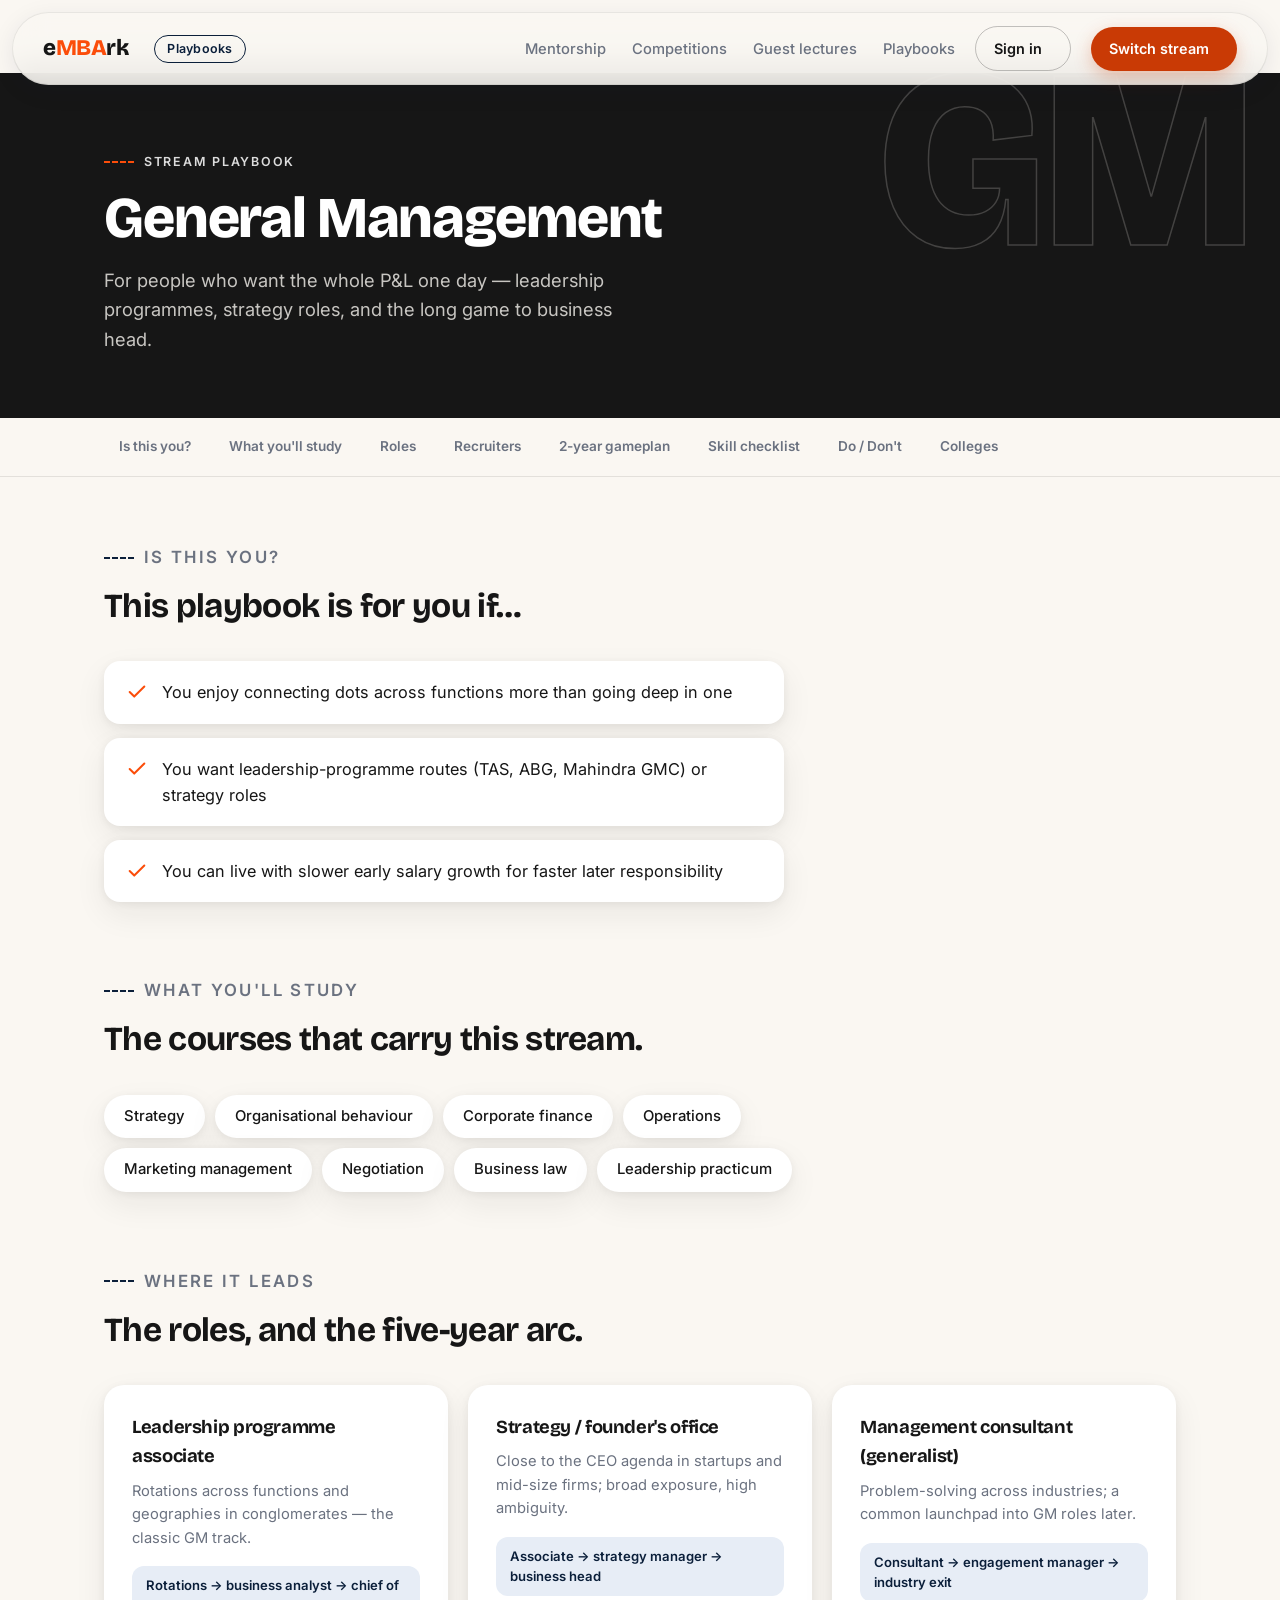
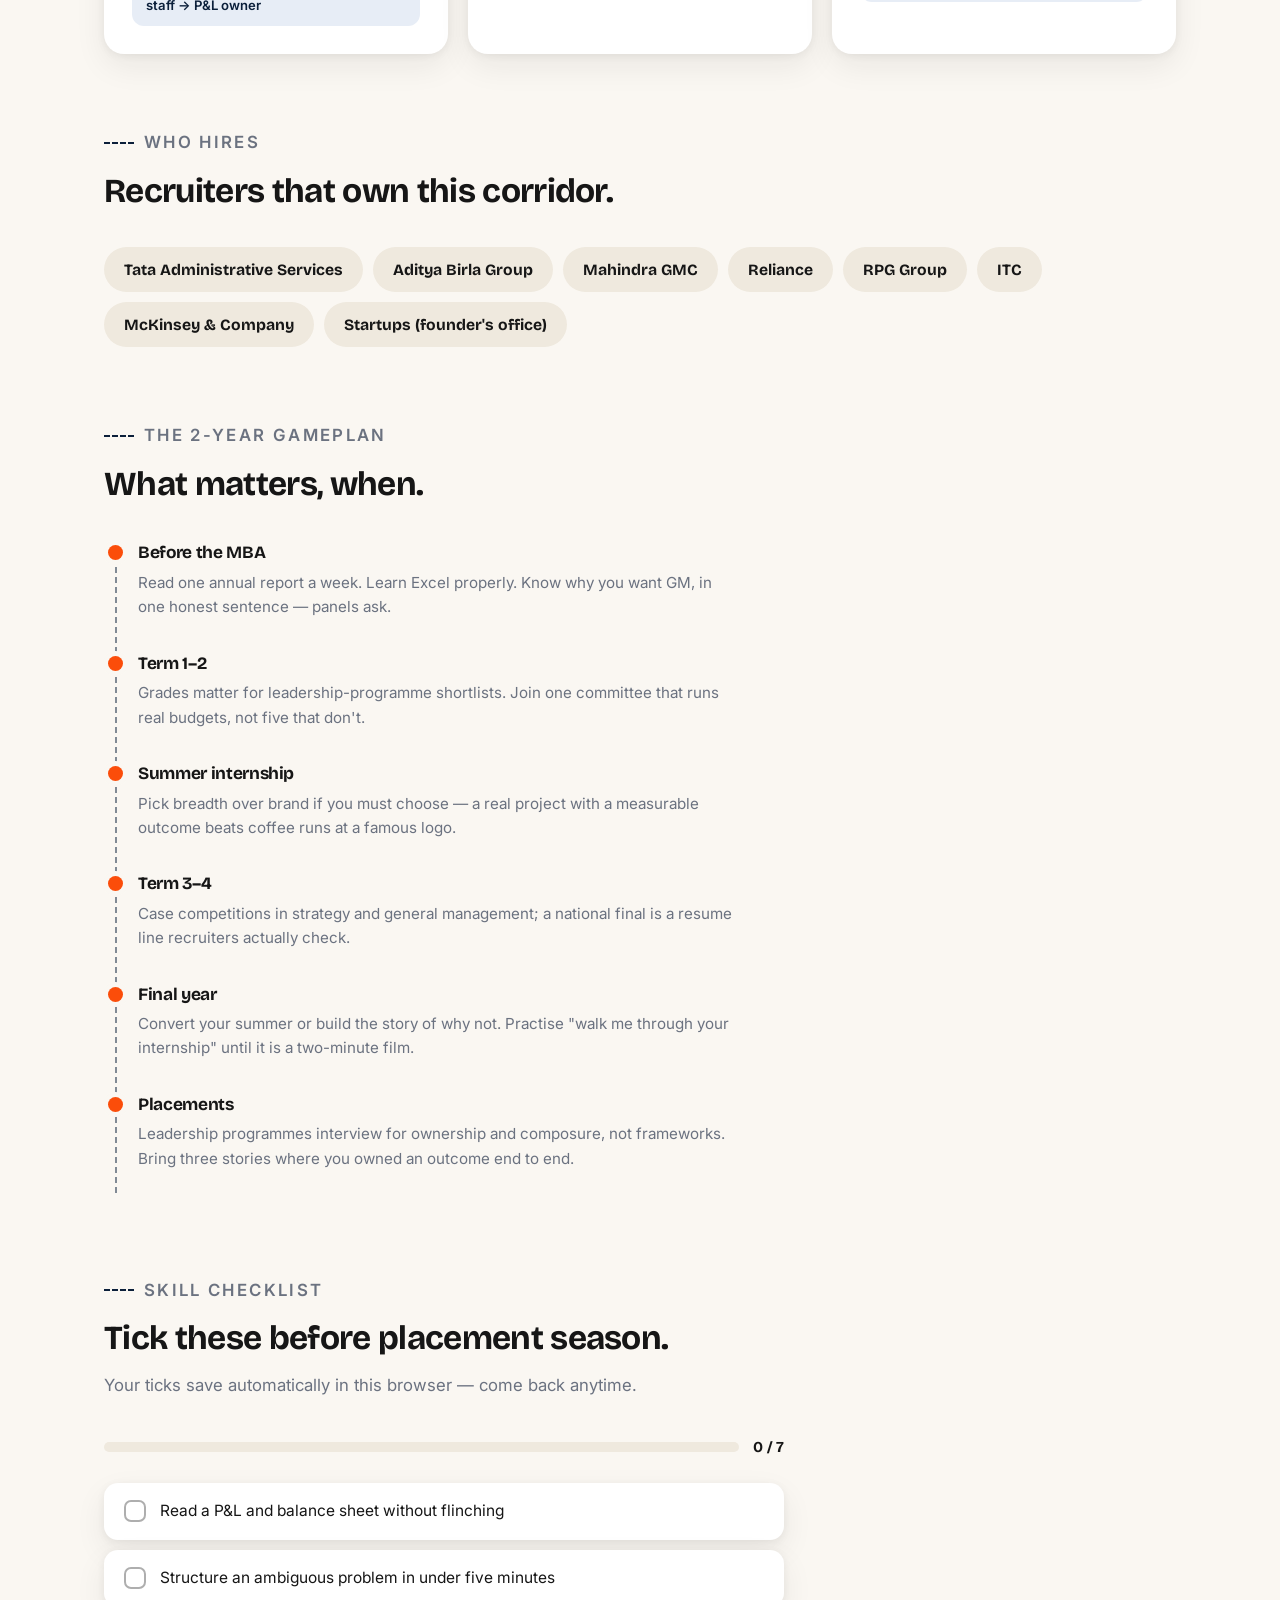
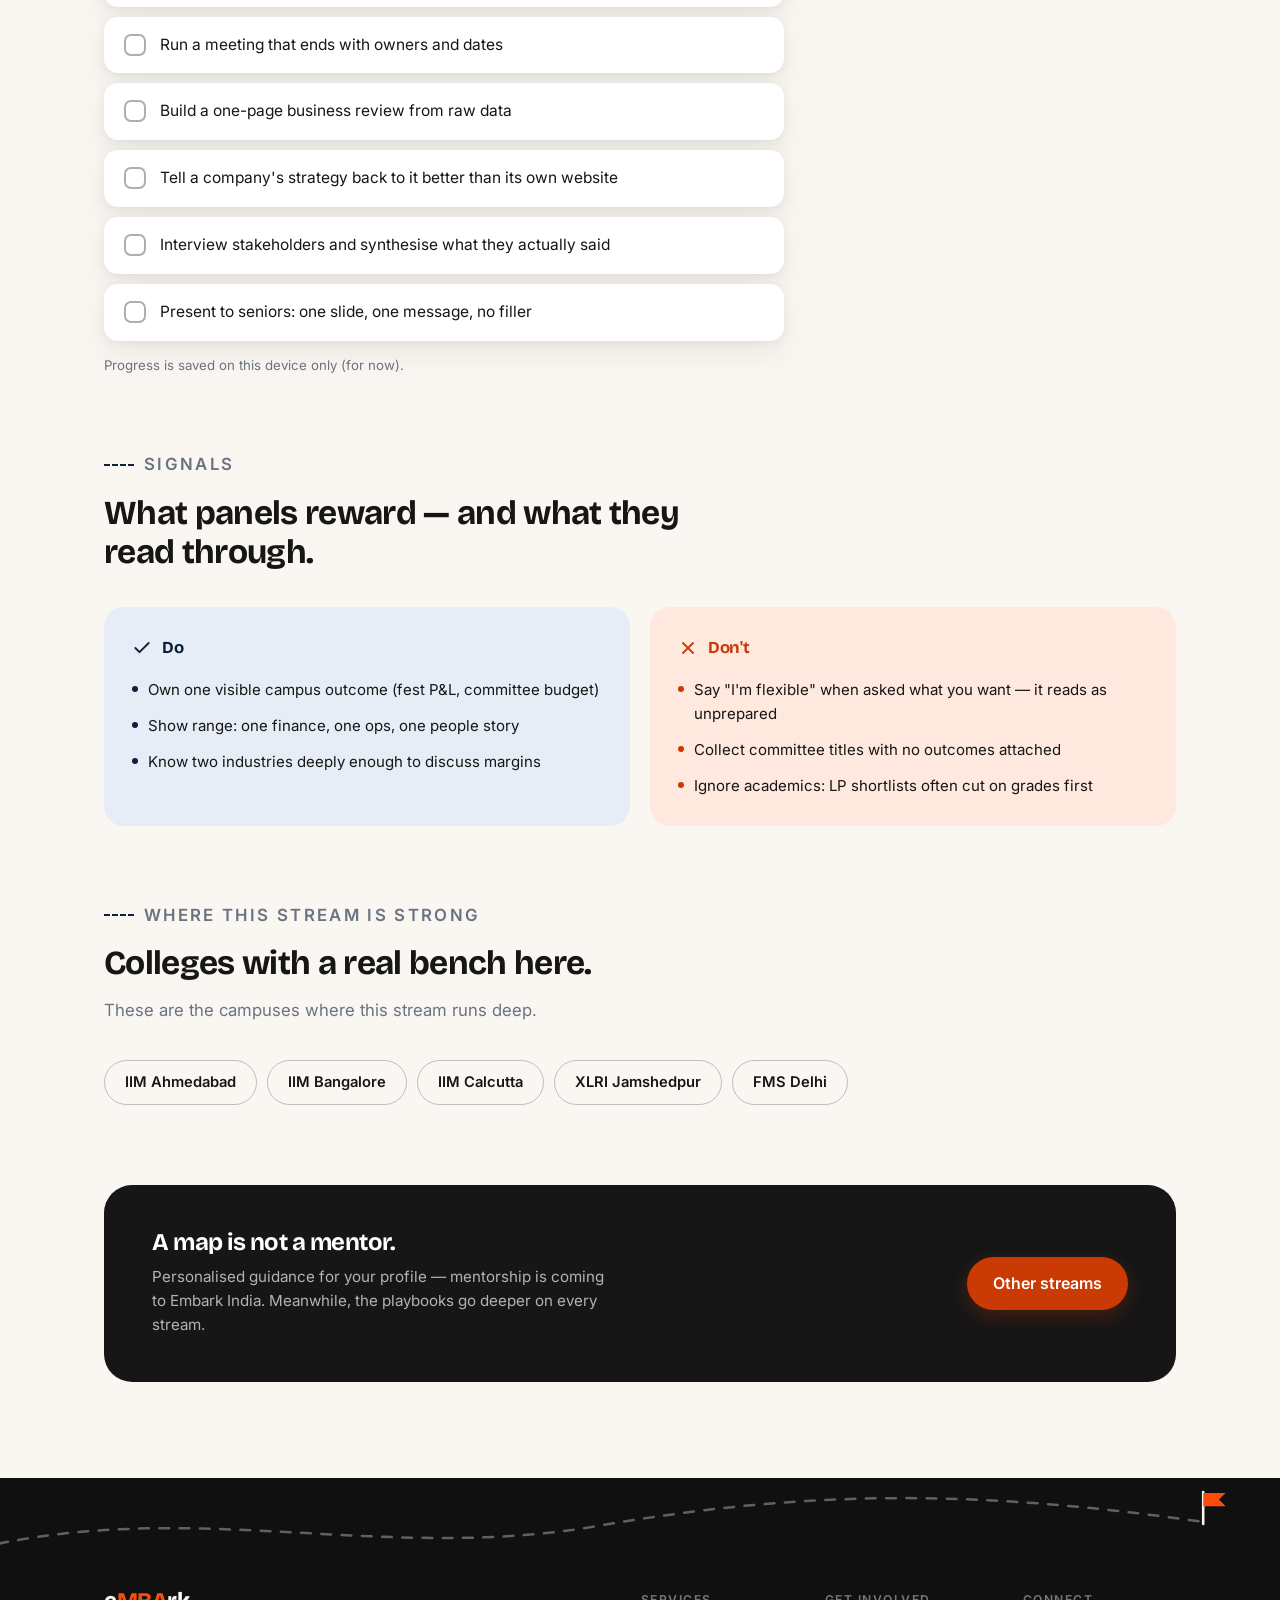
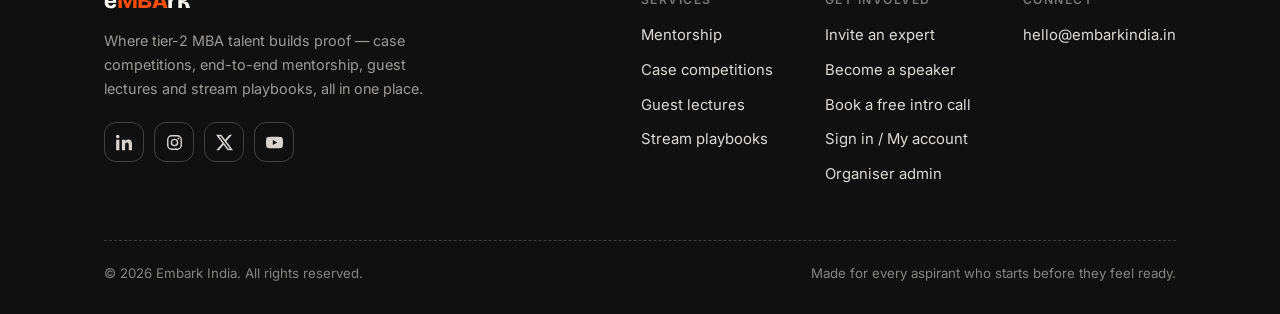
<file: playbook.html>
<!DOCTYPE html>
<html lang="en">
<head>
<meta charset="UTF-8">
<meta name="viewport" content="width=device-width, initial-scale=1">
<title>Playbook — Embark India</title>
<meta name="description" content="An MBA stream playbook from Embark India: roles, recruiters, skills and a two-year gameplan.">
<link rel="preconnect" href="https://fonts.googleapis.com">
<link rel="preconnect" href="https://fonts.gstatic.com" crossorigin>
<link href="https://fonts.googleapis.com/css2?family=Bricolage+Grotesque:opsz,wght@12..96,600;12..96,700;12..96,800&family=Inter:wght@400;500;600&display=swap" rel="stylesheet">
<link rel="stylesheet" href="css/gl.css?v=6">
</head>
<body>

<nav class="nav" id="site-nav" aria-label="Main">
  <div class="nav-inner">
    <div class="nav-brand">
      <a class="wordmark" href="index.html" aria-label="Embark India home">e<span class="mba">MBA</span>rk<svg class="wm-flag" viewBox="0 0 13 15" aria-hidden="true"><path d="M1.5 15V1" stroke="#161616" stroke-width="1.6" stroke-linecap="round"/><path d="M1.5 1.2h9.5l-2.8 3 2.8 3H1.5z" fill="#FB4D0A"/></svg></a>
      <span class="nav-service">Playbooks</span>
    </div>
    <ul class="nav-links">
      <li><a href="mentorship.html">Mentorship</a></li>
      <li><a href="competitions.html">Competitions</a></li>
      <li><a href="guest-lectures.html">Guest lectures</a></li>
      <li><a href="playbooks.html">Playbooks</a></li>
    </ul>
    <a class="btn btn-ghost btn-sm nav-signin" href="account.html">Sign in</a>
    <a class="btn btn-primary btn-sm" href="playbooks.html">Switch stream</a>
    <button class="nav-burger" id="nav-burger" aria-label="Open menu" aria-expanded="false">
      <svg viewBox="0 0 24 24" fill="none" stroke="currentColor" stroke-width="2.2" stroke-linecap="round" aria-hidden="true"><path d="M4 7h16M4 12h16M4 17h16"/></svg>
    </button>
  </div>
  <div class="mob-menu" id="mob-menu">
    <a href="mentorship.html">Mentorship</a>
    <a href="competitions.html">Competitions</a>
    <a href="guest-lectures.html">Guest lectures</a>
    <a href="playbooks.html">Playbooks</a>
    <a href="playbooks.html" style="color:var(--orange-deep)">Switch stream</a>
    <a href="account.html">Sign in / My account</a>
  </div>
</nav>

<header class="pb-hero" id="pb-hero">
  <span class="ghost" id="pb-ghost" aria-hidden="true"></span>
  <div class="wrap" style="position:relative;z-index:1">
    <p class="eyebrow" id="pb-eyebrow">Stream playbook</p>
    <h1 id="pb-name"></h1>
    <p class="pb-tagline" id="pb-oneliner"></p>
  </div>
</header>

<div class="chapter-bar" aria-label="Chapters">
  <div class="chapter-bar-inner">
    <a class="chapter-link" href="#fit">Is this you?</a>
    <a class="chapter-link" href="#study">What you'll study</a>
    <a class="chapter-link" href="#roles">Roles</a>
    <a class="chapter-link" href="#recruiters">Recruiters</a>
    <a class="chapter-link" href="#plan">2-year gameplan</a>
    <a class="chapter-link" href="#skills">Skill checklist</a>
    <a class="chapter-link" href="#signals">Do / Don't</a>
    <a class="chapter-link" href="#colleges">Colleges</a>
  </div>
</div>

<section class="pb-section" id="fit">
  <div class="wrap">
    <div class="sec-head reveal">
      <p class="eyebrow">Is this you?</p>
      <h2>This playbook is for you if…</h2>
    </div>
    <ul class="foryou-list" id="pb-fit"></ul>
  </div>
</section>

<section class="pb-section" id="study">
  <div class="wrap">
    <div class="sec-head reveal">
      <p class="eyebrow">What you'll study</p>
      <h2>The courses that carry this stream.</h2>
    </div>
    <div class="study-chips" id="pb-study"></div>
  </div>
</section>

<section class="pb-section" id="roles">
  <div class="wrap">
    <div class="sec-head reveal">
      <p class="eyebrow">Where it leads</p>
      <h2>The roles, and the five-year arc.</h2>
    </div>
    <div class="role-grid" id="pb-roles"></div>
  </div>
</section>

<section class="pb-section" id="recruiters">
  <div class="wrap">
    <div class="sec-head reveal">
      <p class="eyebrow">Who hires</p>
      <h2>Recruiters that own this corridor.</h2>
    </div>
    <div class="rec-row" id="pb-recruiters"></div>
  </div>
</section>

<section class="pb-section" id="plan">
  <div class="wrap">
    <div class="sec-head reveal">
      <p class="eyebrow">The 2-year gameplan</p>
      <h2>What matters, when.</h2>
    </div>
    <div class="pb-timeline" id="pb-plan"></div>
  </div>
</section>

<section class="pb-section" id="skills">
  <div class="wrap">
    <div class="sec-head reveal">
      <p class="eyebrow">Skill checklist</p>
      <h2>Tick these before placement season.</h2>
      <p>Your ticks save automatically in this browser — come back anytime.</p>
    </div>
    <div class="check-wrap">
      <div class="check-progress">
        <div class="bar"><div class="fill" id="check-fill"></div></div>
        <b id="check-count"></b>
      </div>
      <div id="pb-skills"></div>
      <p class="check-note">Progress is saved on this device only (for now).</p>
    </div>
  </div>
</section>

<section class="pb-section" id="signals">
  <div class="wrap">
    <div class="sec-head reveal">
      <p class="eyebrow">Signals</p>
      <h2>What panels reward — and what they read through.</h2>
    </div>
    <div class="dd-grid">
      <div class="dd-col dd-do reveal">
        <h3><svg viewBox="0 0 24 24" fill="none" stroke="currentColor" stroke-width="2.2" stroke-linecap="round" stroke-linejoin="round" aria-hidden="true"><path d="M20 6 9 17l-5-5"/></svg>Do</h3>
        <ul id="pb-do"></ul>
      </div>
      <div class="dd-col dd-dont reveal">
        <h3><svg viewBox="0 0 24 24" fill="none" stroke="currentColor" stroke-width="2.2" stroke-linecap="round" stroke-linejoin="round" aria-hidden="true"><path d="M18 6 6 18M6 6l12 12"/></svg>Don't</h3>
        <ul id="pb-dont"></ul>
      </div>
    </div>
  </div>
</section>

<section class="pb-section" id="colleges">
  <div class="wrap">
    <div class="sec-head reveal">
      <p class="eyebrow">Where this stream is strong</p>
      <h2>Colleges with a real bench here.</h2>
      <p>These are the campuses where this stream runs deep.</p>
    </div>
    <div class="pb-colleges" id="pb-colleges"></div>
  </div>
</section>

<section class="pb-next">
  <div class="wrap">
    <div class="pb-next-card reveal">
      <div>
        <h2>A map is not a mentor.</h2>
        <p>Personalised guidance for your profile — mentorship is coming to Embark India. Meanwhile, the playbooks go deeper on every stream.</p>
      </div>
      <div style="display:flex;gap:12px;flex-wrap:wrap">
        <a class="btn btn-primary" href="playbooks.html">Other streams</a>
      </div>
    </div>
  </div>
</section>

<footer>
  <svg class="foot-path" viewBox="0 0 1200 90" preserveAspectRatio="none" aria-hidden="true">
    <path class="fp-line" d="M-20 70 C 180 20, 360 85, 560 48 S 920 12, 1128 44" fill="none"/>
    <g transform="translate(1128 44)">
      <path d="M0 2V-30" stroke="#FAF7F2" stroke-width="2.4" stroke-linecap="round"/>
      <path d="M0 -29h21l-6.2 6.6 6.2 6.6H0z" fill="#FB4D0A"/>
    </g>
  </svg>
  <div class="wrap">
    <div class="foot-grid">
      <div class="foot-brand">
        <a class="wordmark" href="index.html" aria-label="Embark India home">e<span class="mba">MBA</span>rk</a>
        <p class="foot-blurb">Where tier-2 MBA talent builds proof — case competitions, end-to-end mentorship, guest lectures and stream playbooks, all in one place.</p>
        <div class="foot-social" aria-label="Social links">
          <a class="soc soc-in" href="#" aria-label="LinkedIn"><svg viewBox="0 0 24 24" fill="currentColor" aria-hidden="true"><path d="M4.98 3.5C4.98 4.88 3.87 6 2.5 6S0 4.88 0 3.5 1.12 1 2.5 1s2.48 1.12 2.48 2.5zM.22 8.16h4.56V23H.22zM8.34 8.16h4.37v2.02h.06c.61-1.15 2.1-2.37 4.32-2.37 4.62 0 5.47 3.04 5.47 6.99V23h-4.55v-7.21c0-1.72-.03-3.93-2.4-3.93-2.4 0-2.77 1.87-2.77 3.8V23H8.34z"/></svg></a>
          <a class="soc soc-ig" href="#" aria-label="Instagram"><svg viewBox="0 0 24 24" fill="none" stroke="currentColor" stroke-width="2" aria-hidden="true"><rect x="2.5" y="2.5" width="19" height="19" rx="5.5"/><circle cx="12" cy="12" r="4.4"/><circle cx="17.6" cy="6.4" r="1.3" fill="currentColor" stroke="none"/></svg></a>
          <a class="soc soc-x" href="#" aria-label="X (Twitter)"><svg viewBox="0 0 24 24" fill="currentColor" aria-hidden="true"><path d="M18.9 1.15h3.68l-8.04 9.19L24 22.85h-7.41l-5.8-7.58-6.64 7.58H.47l8.6-9.83L0 1.15h7.59l5.24 6.93zm-1.29 19.5h2.04L6.49 3.24H4.3z"/></svg></a>
          <a class="soc soc-yt" href="#" aria-label="YouTube"><svg viewBox="0 0 24 24" fill="currentColor" aria-hidden="true"><path d="M23.5 6.5a3.02 3.02 0 0 0-2.12-2.14C19.5 3.85 12 3.85 12 3.85s-7.5 0-9.38.51A3.02 3.02 0 0 0 .5 6.5 31.6 31.6 0 0 0 0 12a31.6 31.6 0 0 0 .5 5.5 3.02 3.02 0 0 0 2.12 2.14c1.88.51 9.38.51 9.38.51s7.5 0 9.38-.51a3.02 3.02 0 0 0 2.12-2.14A31.6 31.6 0 0 0 24 12a31.6 31.6 0 0 0-.5-5.5zM9.6 15.57V8.43L15.83 12z"/></svg></a>
        </div>
      </div>
      <div class="foot-links">
        <div>
          <h4>Services</h4>
          <ul>
            <li><a href="mentorship.html">Mentorship</a></li>
            <li><a href="competitions.html">Case competitions</a></li>
            <li><a href="guest-lectures.html">Guest lectures</a></li>
            <li><a href="playbooks.html">Stream playbooks</a></li>
          </ul>
        </div>
        <div>
          <h4>Get involved</h4>
          <ul>
            <li><a href="invite-expert.html">Invite an expert</a></li>
            <li><a href="become-speaker.html">Become a speaker</a></li>
            <li><a href="mentorship.html#intro">Book a free intro call</a></li>
            <li><a href="account.html">Sign in / My account</a></li>
            <li><a href="comp-admin.html">Organiser admin</a></li>
          </ul>
        </div>
        <div>
          <h4>Connect</h4>
          <ul>
            <li><a href="mailto:hello@embarkindia.in">hello@embarkindia.in</a></li>
          </ul>
        </div>
      </div>
    </div>
    <div class="foot-base">
      <span>© 2026 Embark India. All rights reserved.</span>
      <span>Made for every aspirant who starts before they feel ready.</span>
    </div>
  </div>
</footer>

<script src="js/playbooks.js?v=2"></script>
<script>
  const slug = new URLSearchParams(location.search).get('s');
  const pb = PLAYBOOKS.find(p => p.slug === slug) || PLAYBOOKS[0];
  const THEME = { orange: 'pbt-orange', dark: 'pbt-dark', green: 'pbt-green' };

  document.title = pb.name + ' playbook — Embark India';
  const hero = document.getElementById('pb-hero');
  hero.classList.add(THEME[pb.theme]);
  document.getElementById('pb-ghost').textContent = pb.name.split(' ').map(w=>w[0]).join('');
  document.getElementById('pb-name').textContent = pb.name;
  document.getElementById('pb-oneliner').textContent = pb.oneLiner;

  document.getElementById('pb-fit').innerHTML = pb.forYouIf.map(f => `
    <li class="reveal"><svg viewBox="0 0 24 24" fill="none" stroke="currentColor" stroke-width="2.2" stroke-linecap="round" stroke-linejoin="round" aria-hidden="true"><path d="M20 6 9 17l-5-5"/></svg>${f}</li>`).join('');

  document.getElementById('pb-study').innerHTML = pb.study.map(s => `<span>${s}</span>`).join('');

  document.getElementById('pb-roles').innerHTML = pb.roles.map(r => `
    <div class="role-card reveal">
      <h3>${r.role}</h3>
      <p>${r.desc}</p>
      <div class="role-arc">${r.arc}</div>
    </div>`).join('');

  document.getElementById('pb-recruiters').innerHTML = pb.recruiters.map(r => `<span>${r}</span>`).join('');

  document.getElementById('pb-plan').innerHTML = pb.plan.map(s => `
    <div class="pb-step reveal">
      <h3>${s.phase}</h3>
      <p>${s.detail}</p>
    </div>`).join('');

  // skill checklist with localStorage
  const KEY = 'embark-playbook-' + pb.slug;
  let checked = [];
  try { checked = JSON.parse(localStorage.getItem(KEY) || '[]'); } catch {}
  const skillsWrap = document.getElementById('pb-skills');
  skillsWrap.innerHTML = pb.skills.map((s,i) => `
    <label class="check-item">
      <input type="checkbox" data-i="${i}" ${checked.includes(i) ? 'checked' : ''}>
      <span>${s}</span>
    </label>`).join('');
  const updateProgress = () => {
    const n = checked.length, t = pb.skills.length;
    document.getElementById('check-fill').style.width = (n / t * 100) + '%';
    document.getElementById('check-count').textContent = n + ' / ' + t;
  };
  skillsWrap.addEventListener('change', e => {
    const i = +e.target.dataset.i;
    checked = e.target.checked ? [...new Set([...checked, i])] : checked.filter(x => x !== i);
    localStorage.setItem(KEY, JSON.stringify(checked));
    updateProgress();
  });
  updateProgress();

  document.getElementById('pb-do').innerHTML = pb.signals.do.map(s => `<li>${s}</li>`).join('');
  document.getElementById('pb-dont').innerHTML = pb.signals.dont.map(s => `<li>${s}</li>`).join('');

  document.getElementById('pb-colleges').innerHTML = pb.colleges.map(c =>
    `<span>${c}</span>`).join('');

  const reduced = window.matchMedia('(prefers-reduced-motion: reduce)').matches;
  const reveals = document.querySelectorAll('.reveal');
  if (reduced) { reveals.forEach(el => el.classList.add('in')); }
  else {
    const io = new IntersectionObserver(es => es.forEach(e => { if (e.isIntersecting) { e.target.classList.add('in'); io.unobserve(e.target); } }), { threshold: .1 });
    reveals.forEach(el => io.observe(el));
  }
</script>
<script src="js/nav.js?v=2" defer></script>
</body>
</html>
</file>
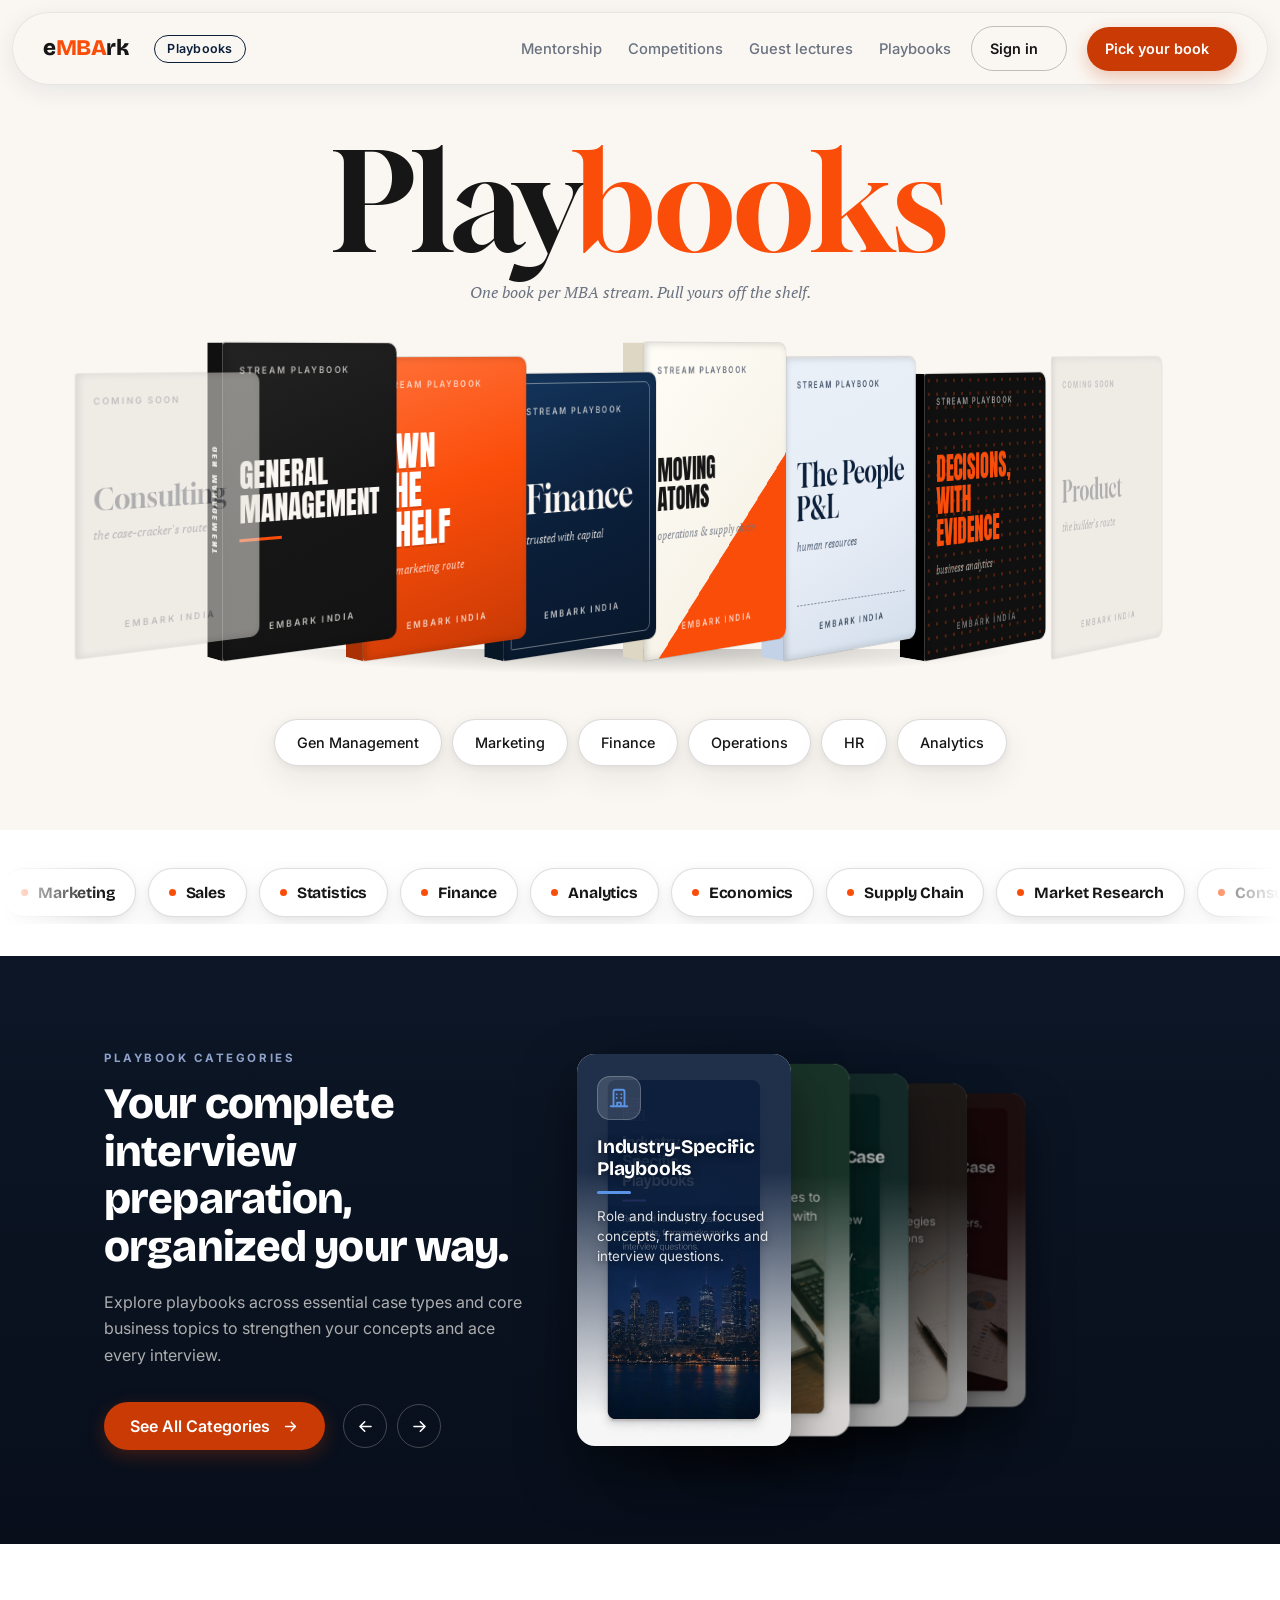
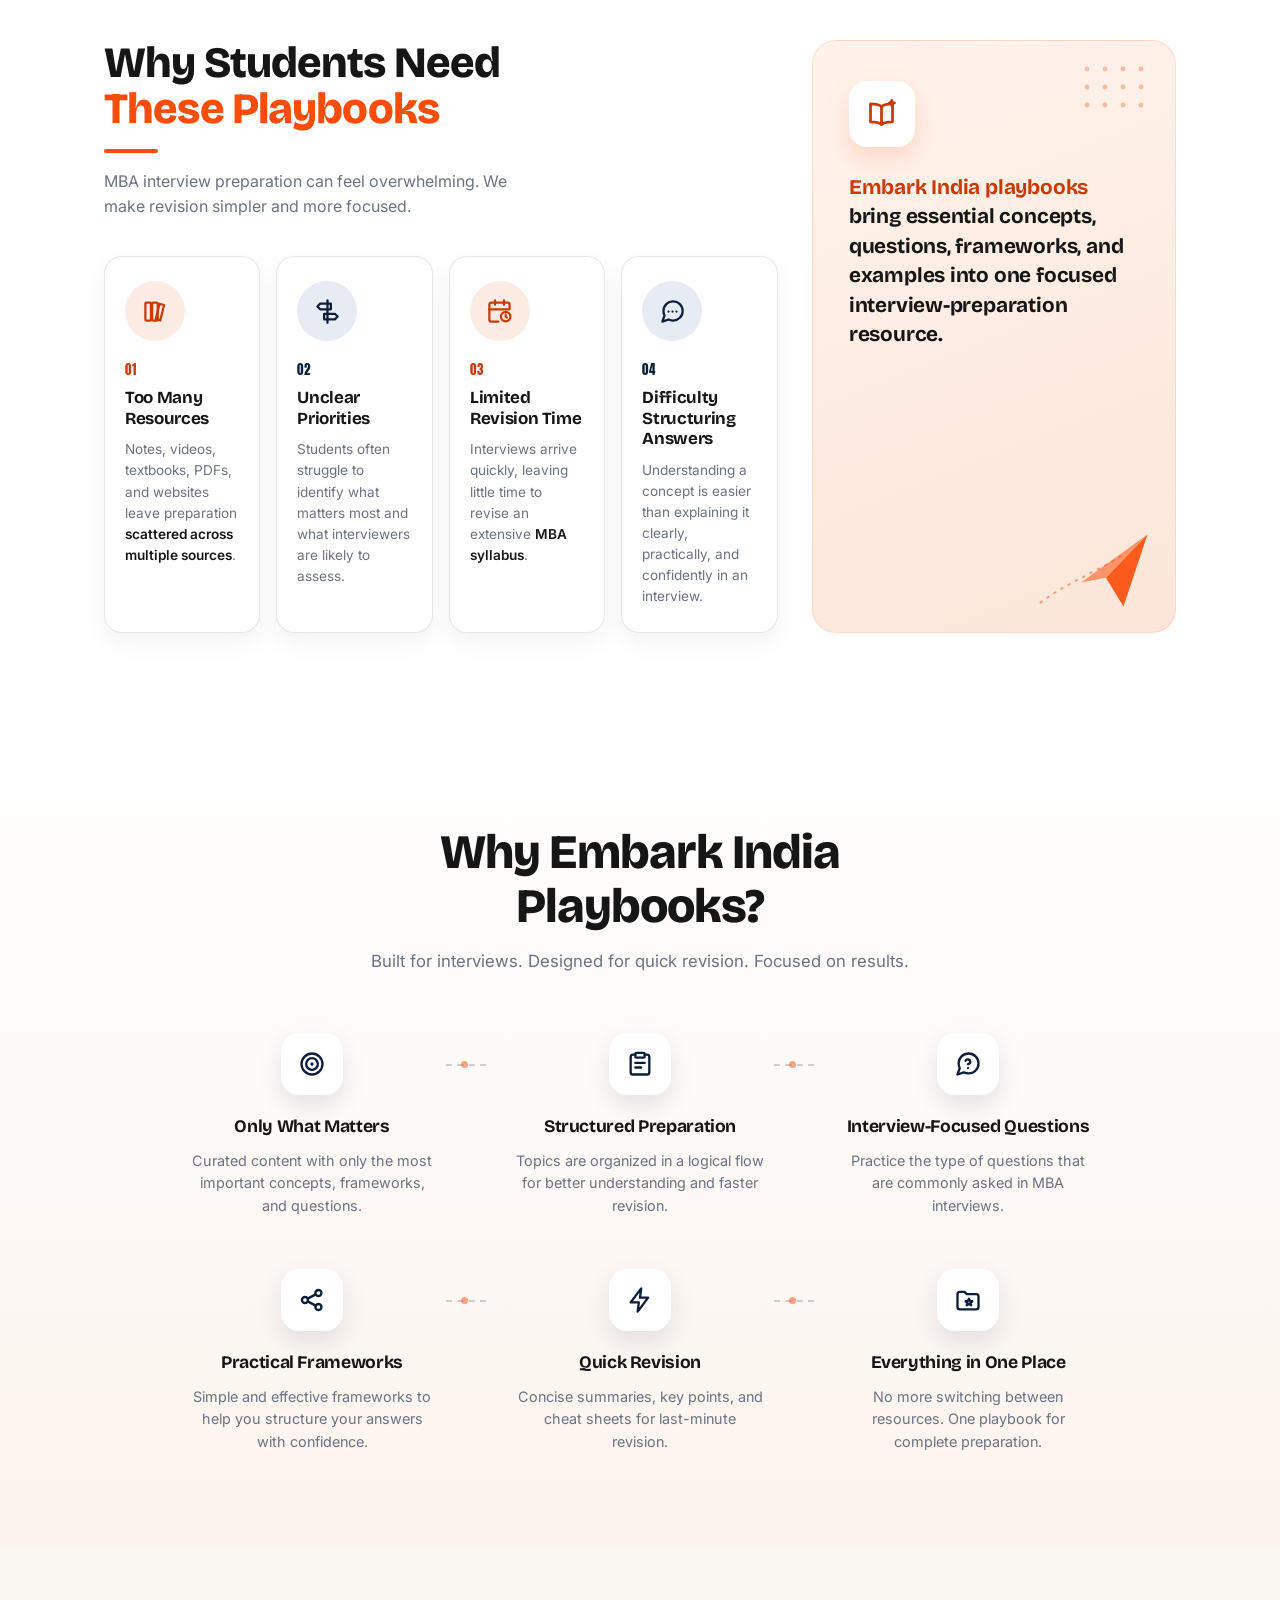
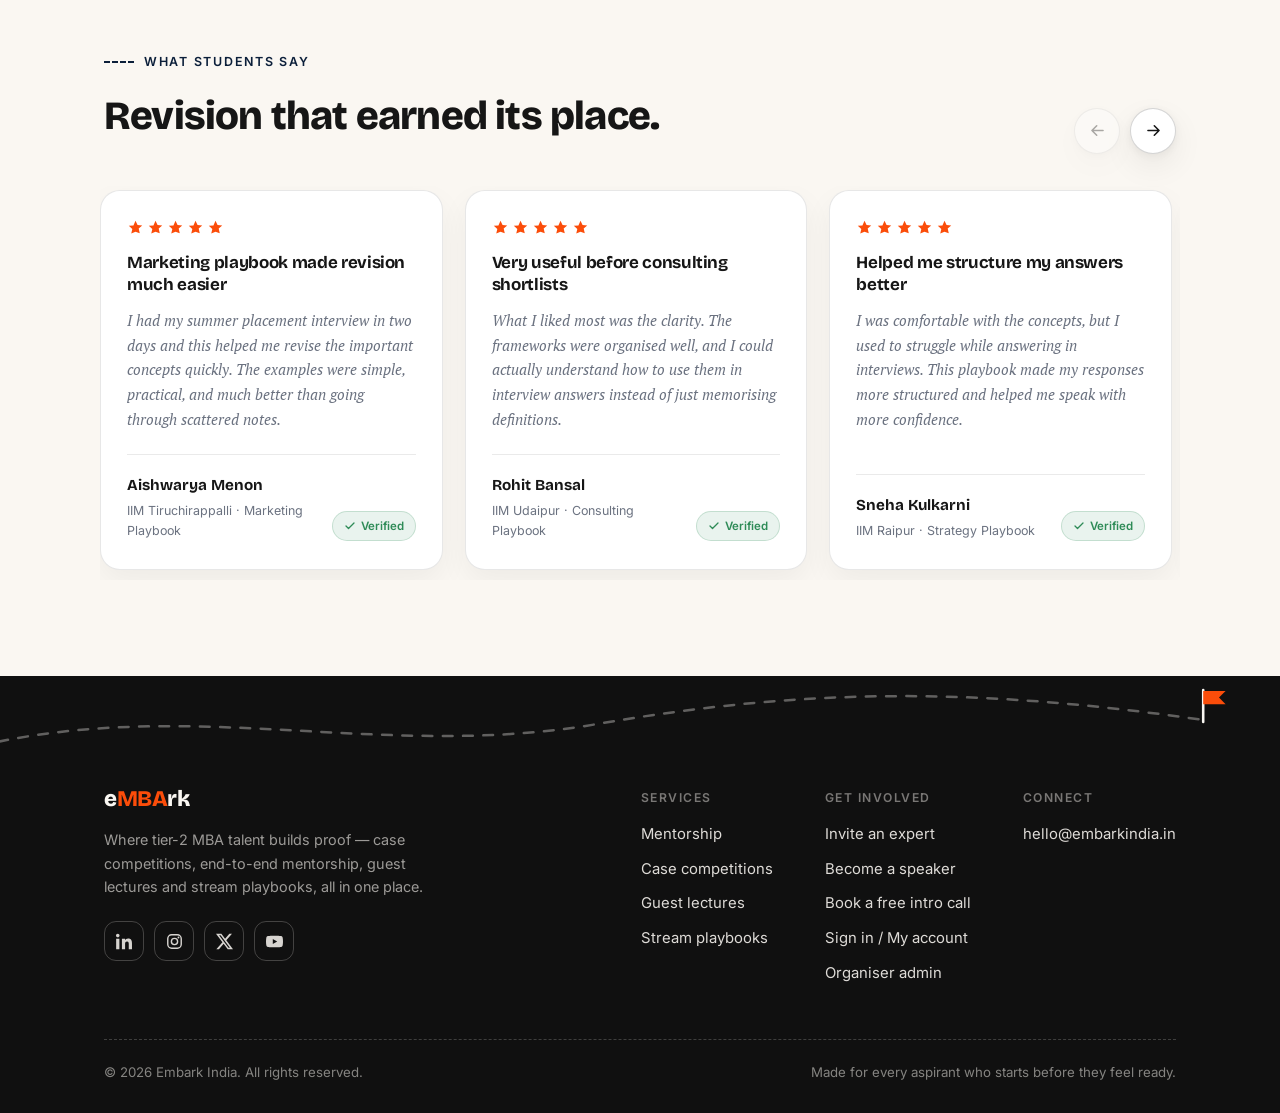
<file: playbooks.html>
<!DOCTYPE html>
<html lang="en">
<head>
<meta charset="UTF-8">
<meta name="viewport" content="width=device-width, initial-scale=1">
<title>Playbooks — Embark India</title>
<meta name="description" content="One playbook per MBA stream — roles, recruiters, term-by-term gameplans and skill checklists. Pick your book off the shelf.">
<link rel="preconnect" href="https://fonts.googleapis.com">
<link rel="preconnect" href="https://fonts.gstatic.com" crossorigin>
<link href="https://fonts.googleapis.com/css2?family=Bricolage+Grotesque:opsz,wght@12..96,700;12..96,800&family=Inter:wght@400;500;600&family=Anton&family=Gloock&family=PT+Serif:ital,wght@0,400;0,700;1,400&display=swap" rel="stylesheet">
<link rel="stylesheet" href="css/gl.css?v=6">
<style>
  /* ============ 1. HERO / SHELF (brand cream theme) ============ */
  .stage{
    display:flex;flex-direction:column;justify-content:center;align-items:center;
    overflow:hidden;padding:64px 0 64px;position:relative;
  }
  .stage-title{
    font-family:"Gloock",serif;font-weight:400;
    font-size:clamp(3.6rem,11vw,8.5rem);line-height:.95;color:var(--charcoal);
    text-align:center;letter-spacing:-.01em;position:relative;z-index:1;user-select:none;
  }
  .stage-title .accent{color:var(--orange)}
  .stage-sub{
    font-family:"PT Serif",serif;font-style:italic;color:var(--ink-soft);
    font-size:1rem;margin-top:14px;position:relative;z-index:1;text-align:center;padding:0 24px;
  }
  .shelf{
    display:flex;justify-content:center;align-items:flex-end;
    perspective:1700px;perspective-origin:50% 18%;
    margin-top:-1.4rem;padding:60px 0 8px;position:relative;z-index:2;width:100%;
  }
  .book{
    position:relative;flex:none;width:198px;height:296px;
    transform-style:preserve-3d;transform:rotateY(42deg);
    transition:transform .5s cubic-bezier(.22,.9,.32,1.12),filter .3s;
    text-decoration:none;color:var(--charcoal);display:block;cursor:pointer;
  }
  .book.h-s{height:274px}
  .book.h-m{height:290px}
  .book.h-l{height:304px}
  .book + .book{margin-left:-64px}
  .book:hover,.book:focus-visible{
    transform:rotateY(7deg) translateY(-30px) scale(1.06);z-index:60 !important;
  }
  .book:focus-visible{outline:3px solid var(--orange);outline-offset:8px}
  .bk-face,.bk-back{
    position:absolute;inset:0;border-radius:3px 10px 10px 3px;
    backface-visibility:hidden;-webkit-backface-visibility:hidden;overflow:hidden;
  }
  .bk-face{
    transform:translateZ(15px);display:flex;
    box-shadow:inset 3px 0 8px rgba(0,0,0,.18),0 0 0 1px rgba(22,22,22,.12);
  }
  .bk-back{transform:translateZ(-15px) rotateY(180deg);background:#131313}
  .bk-spine{
    position:absolute;top:0;bottom:0;left:0;width:30px;
    transform:translateX(-15px) rotateY(90deg);
    display:flex;align-items:center;justify-content:center;
  }
  .bk-spine span{
    writing-mode:vertical-rl;font-family:"Anton",sans-serif;font-size:.7rem;
    letter-spacing:.2em;text-transform:uppercase;white-space:nowrap;
  }
  .bk-cover{position:relative;z-index:1;padding:20px 18px;width:100%;display:flex;flex-direction:column}
  .bk-kicker{font-size:.58rem;font-weight:600;letter-spacing:.22em;text-transform:uppercase;opacity:.7;font-family:"Inter",sans-serif}
  .bk-title{margin:auto 0}
  .bk-title b{display:block;font-weight:400}
  .bk-title i{display:block;font-family:"PT Serif",serif;font-size:.76rem;font-style:italic;margin-top:10px;opacity:.85}
  .bk-foot{font-size:.58rem;font-weight:600;letter-spacing:.26em;text-transform:uppercase;opacity:.75;font-family:"Inter",sans-serif;text-align:center}

  .cv-gm .bk-face{background:linear-gradient(160deg,#232323 0%,#161616 55%,#131313 100%);color:#FAF7F2}
  .cv-gm .bk-spine{background:#101010;color:#FAF7F2}
  .cv-gm .bk-title b{font-family:"Anton",sans-serif;font-size:1.95rem;line-height:1.04;text-transform:uppercase;color:#FAF7F2}
  .cv-gm .bk-title::after{content:"";display:block;width:46px;border-top:3px solid #FB4D0A;margin-top:12px}
  .cv-mkt .bk-face{background:linear-gradient(165deg,#FF7038 0%,#FB4D0A 45%,#C93A05 100%);color:#fff}
  .cv-mkt .bk-spine{background:#A93104;color:#fff}
  .cv-mkt .bk-title b{font-family:"Anton",sans-serif;font-size:2.45rem;line-height:.97;text-transform:uppercase;color:#fff;text-shadow:0 2px 0 rgba(0,0,0,.12)}
  .cv-mkt .bk-title i{color:rgba(255,255,255,.9)}
  .cv-fin .bk-face{background:linear-gradient(165deg,#14355C 0%,#0B1F3A 50%,#08172B 100%);color:#FAF7F2}
  .cv-fin .bk-cover{margin:9px;border:1px solid rgba(250,247,242,.4);border-radius:2px 7px 7px 2px;width:calc(100% - 18px)}
  .cv-fin .bk-spine{background:#081726;color:#FAF7F2}
  .cv-fin .bk-title b{font-family:"Gloock",serif;font-size:2.35rem;line-height:1;color:#FAF7F2}
  .cv-ops .bk-face{background:linear-gradient(135deg,#FFFDF7 0%,#F8F4EA 60%,#EFE9DA 100%);color:#161616}
  .cv-ops .bk-face::before{content:"";position:absolute;inset:0;background:linear-gradient(133deg,transparent 63%,#FB4D0A 63%)}
  .cv-ops .bk-spine{background:#DED7C4;color:#161616}
  .cv-ops .bk-title b{font-family:"Anton",sans-serif;font-size:1.7rem;line-height:1.05;text-transform:uppercase;color:#161616}
  .cv-ops .bk-title i{color:#6B7280}
  .cv-ops .bk-kicker{color:#6B7280;opacity:1}
  .cv-ops .bk-foot{color:#fff;position:relative}
  .cv-hr .bk-face{background:linear-gradient(160deg,#EAF0F7 0%,#E7EDF6 55%,#D4DFEC 100%);color:#0B1F3A}
  .cv-hr .bk-spine{background:#C3D2E6;color:#0B1F3A}
  .cv-hr .bk-title b{font-family:"Gloock",serif;font-size:2rem;line-height:1.02;color:#0B1F3A}
  .cv-hr .bk-title i{color:#0B1F3A;opacity:.7}
  .cv-hr .bk-kicker{color:#0B1F3A;opacity:.75}
  .cv-hr .bk-foot{color:#0B1F3A}
  .cv-hr .bk-face::after{content:"";position:absolute;left:18px;right:18px;bottom:50px;border-top:1.5px dashed rgba(11,31,58,.45)}
  .cv-ana .bk-face{
    background:#101010;color:#FB4D0A;
    background-image:radial-gradient(rgba(251,77,10,.28) 1.5px,transparent 1.9px);
    background-size:13px 13px;
  }
  .cv-ana .bk-spine{background:#000;color:#FB4D0A}
  .cv-ana .bk-title b{font-family:"Anton",sans-serif;font-size:1.85rem;line-height:1.05;text-transform:uppercase;color:#FB4D0A}
  .cv-ana .bk-title i{color:rgba(250,247,242,.75)}
  .cv-ana .bk-kicker{color:rgba(250,247,242,.6);opacity:1}
  .cv-ana .bk-foot{color:rgba(250,247,242,.6)}
  .book.soon{pointer-events:none;opacity:.55;filter:saturate(.4)}
  .cv-soon .bk-face{background:#E9E3D4;color:var(--ink-soft)}
  .cv-soon .bk-spine{background:#DCD5C2;color:var(--ink-soft)}
  .cv-soon .bk-title b{font-family:"Gloock",serif;font-size:1.75rem;line-height:1.05}

  .ground{
    width:min(980px,92%);height:40px;margin:-6px auto 0;position:relative;z-index:1;
    background:radial-gradient(ellipse 55% 90% at 50% 0,rgba(22,22,22,.28),transparent 70%);
  }
  .pill-row{display:flex;flex-wrap:wrap;gap:10px;justify-content:center;margin-top:30px;position:relative;z-index:3;padding:0 24px}
  .pill{
    font-family:var(--body);font-weight:500;font-size:.9rem;
    color:var(--charcoal);text-decoration:none;
    background:var(--white);border:1.5px solid rgba(22,22,22,.15);
    border-radius:999px;padding:11px 22px;min-height:44px;display:inline-flex;align-items:center;
    box-shadow:var(--shadow-card);
    transition:border-color .2s,transform .2s;
  }
  .pill:hover{border-color:var(--charcoal);transform:translateY(-2px)}

  /* ============ section scaffolding (brand) ============ */
  .pbk{padding:96px 0;position:relative}
  .pbk-alt{background:var(--white)}

  /* ============ 2. domain carousel strip ============ */
  .mq-sec{background:var(--white);padding:32px 0}
  .mq{
    overflow:hidden;padding:6px 0;position:relative;
    -webkit-mask-image:linear-gradient(90deg,transparent,#000 8%,#000 92%,transparent);
    mask-image:linear-gradient(90deg,transparent,#000 8%,#000 92%,transparent);
  }
  .mq-track{display:flex;width:max-content;animation:mq-scroll 38s linear infinite;will-change:transform}
  .mq:hover .mq-track{animation-play-state:paused}
  .mq-item{
    flex:none;display:inline-flex;align-items:center;gap:10px;margin-right:12px;white-space:nowrap;
    font-family:var(--display);font-weight:700;font-size:.98rem;letter-spacing:-.01em;
    color:var(--charcoal);background:var(--white);
    border:1.5px solid rgba(22,22,22,.14);border-radius:999px;
    padding:11px 20px;box-shadow:var(--shadow-card);
  }
  .mq-item::before{content:"";width:7px;height:7px;border-radius:50%;background:var(--orange);flex:none}
  @keyframes mq-scroll{to{transform:translateX(-50%)}}
  @media (prefers-reduced-motion:reduce){
    .mq{-webkit-mask-image:none;mask-image:none}
    .mq-track{animation:none;flex-wrap:wrap;justify-content:center;width:auto}
  }

  /* ============ 3. playbook categories (dark) ============ */
  .cats{background:linear-gradient(180deg,#0C1626 0%,#080F1B 100%);color:var(--cream);padding:88px 0;overflow:hidden}
  .cats-eyebrow{font-size:.72rem;font-weight:700;letter-spacing:.22em;text-transform:uppercase;color:#8FA1C9;font-family:var(--body);margin-bottom:14px}
  .cats-h{font-family:var(--display);font-weight:800;font-size:clamp(1.9rem,3.4vw,2.85rem);line-height:1.09;letter-spacing:-.02em;color:#fff}
  .cats-p{font-size:1rem;line-height:1.65;color:rgba(250,247,242,.68);max-width:420px;margin-top:18px}

  /* --- collapsed --- */
  .cats-collapsed{display:grid;grid-template-columns:minmax(0,40%) 1fr;gap:44px;align-items:center}
  .cats-controls{display:flex;align-items:center;gap:18px;margin-top:34px;flex-wrap:wrap}
  .cats-controls .btn svg{width:17px;height:17px;margin-left:2px}
  .cats-arrows{display:flex;gap:10px}
  .cats-arrow{
    width:44px;height:44px;border-radius:50%;border:1.5px solid rgba(250,247,242,.24);
    background:transparent;color:#fff;cursor:pointer;display:flex;align-items:center;justify-content:center;
    transition:background .2s,border-color .2s,transform .12s;
  }
  .cats-arrow:hover{background:rgba(250,247,242,.1);border-color:rgba(250,247,242,.55)}
  .cats-arrow:active{transform:scale(.9)}
  .cats-arrow svg{width:19px;height:19px}

  /* --- fanned stack (collapsed) --- */
  .cats-stack{position:relative;height:412px;perspective:1500px}
  .cats-stack .cat-card{
    position:absolute;top:50%;left:0;width:214px;height:392px;transform-origin:center;
    transition:transform .5s cubic-bezier(.33,.9,.4,1.02),filter .5s;will-change:transform;
  }
  .cats-stack .cat-explore{display:none}

  /* --- card (shared by stack + grid) --- */
  .cat-card{
    border-radius:18px;overflow:hidden;color:#fff;
    background-color:#111;background-image:var(--img);background-size:cover;background-position:center;
    box-shadow:0 26px 54px rgba(0,0,0,.5);
  }
  .cat-card::before{
    content:"";position:absolute;inset:0;z-index:0;
    background:linear-gradient(180deg,var(--tintd) 0%,var(--tintd) 30%,rgba(0,0,0,0) 92%);
  }
  .cat-body{position:relative;z-index:1;height:100%;display:flex;flex-direction:column;padding:22px 20px}
  .cat-ico{
    width:44px;height:44px;border-radius:13px;flex:none;display:flex;align-items:center;justify-content:center;
    background:rgba(255,255,255,.15);border:1px solid rgba(255,255,255,.22);color:var(--acc);
  }
  .cat-ico svg{width:22px;height:22px}
  .cat-title{font-family:var(--display);font-weight:700;font-size:1.2rem;line-height:1.14;letter-spacing:-.01em;margin-top:16px;text-shadow:0 1px 10px rgba(0,0,0,.55)}
  .cat-rule{width:34px;height:3px;border-radius:2px;background:var(--acc);margin:11px 0 12px}
  .cat-desc{font-size:.84rem;line-height:1.5;color:rgba(255,255,255,.86);text-shadow:0 1px 8px rgba(0,0,0,.55)}
  .cat-explore{
    margin-top:auto;align-self:flex-start;display:inline-flex;align-items:center;gap:8px;
    font-family:var(--body);font-weight:600;font-size:.82rem;color:var(--acc);text-decoration:none;
    background:transparent;border:1.5px solid color-mix(in srgb,var(--acc) 55%,transparent);
    border-radius:999px;padding:9px 17px;transition:background .2s,border-color .2s;
  }
  .cat-explore:hover{background:color-mix(in srgb,var(--acc) 16%,transparent);border-color:var(--acc)}
  .cat-explore svg{width:15px;height:15px}

  /* --- expanded --- */
  .cats-expanded{display:none}
  .cats.open .cats-collapsed{display:none}
  .cats.open .cats-expanded{display:block}
  .cats-open-head{display:flex;justify-content:space-between;align-items:flex-start;gap:24px;margin-bottom:34px}
  .cats-close{
    flex:none;width:46px;height:46px;border-radius:50%;border:1.5px solid rgba(250,247,242,.24);
    background:transparent;color:#fff;cursor:pointer;display:flex;align-items:center;justify-content:center;
    transition:background .25s,transform .25s;
  }
  .cats-close:hover{background:rgba(250,247,242,.1);transform:rotate(90deg)}
  .cats-close svg{width:20px;height:20px}
  .cats-grid{display:grid;grid-template-columns:repeat(5,1fr);gap:16px}
  .cats-grid .cat-card{position:relative;height:432px;animation:cats-rise .55s cubic-bezier(.3,.9,.4,1) both}
  .cats-grid .cat-card:nth-child(2){animation-delay:.06s}
  .cats-grid .cat-card:nth-child(3){animation-delay:.12s}
  .cats-grid .cat-card:nth-child(4){animation-delay:.18s}
  .cats-grid .cat-card:nth-child(5){animation-delay:.24s}
  @keyframes cats-rise{from{opacity:0;transform:translateY(22px)}to{opacity:1;transform:none}}

  /* ============ 4. why students need (pain points) ============ */
  .wsn{display:grid;grid-template-columns:1.85fr 1fr;gap:34px;align-items:stretch}
  .wsn-head h2{font-family:var(--display);font-weight:800;font-size:clamp(1.9rem,3.4vw,2.7rem);line-height:1.08;letter-spacing:-.02em;color:var(--charcoal)}
  .wsn-head h2 span{color:var(--orange)}
  .wsn-rule{width:54px;height:4px;border-radius:2px;background:var(--orange);margin:16px 0}
  .wsn-head p{font-size:1rem;color:var(--ink-soft);max-width:440px;line-height:1.6}
  .wsn-cards{display:grid;grid-template-columns:repeat(4,1fr);gap:16px;margin-top:36px}
  .wsn-card{
    background:var(--white);border:1px solid rgba(22,22,22,.1);border-radius:18px;padding:24px 20px;
    box-shadow:0 10px 26px rgba(22,22,22,.05);transition:transform .25s,box-shadow .25s;
  }
  .wsn-card:hover{transform:translateY(-6px);box-shadow:0 18px 42px rgba(22,22,22,.1)}
  .wsn-ico{width:60px;height:60px;border-radius:50%;display:flex;align-items:center;justify-content:center}
  .wsn-ico svg{width:27px;height:27px}
  .wsn-num{font-family:"Anton",sans-serif;font-size:.82rem;letter-spacing:.06em;margin:18px 0 8px;display:inline-block}
  .wsn-card h3{font-family:var(--display);font-weight:700;font-size:1.06rem;line-height:1.22;color:var(--charcoal);margin-bottom:10px}
  .wsn-card p{font-size:.85rem;line-height:1.55;color:var(--ink-soft)}
  .wsn-card p b{color:var(--charcoal);font-weight:600}
  .wsn-card:nth-child(odd) .wsn-ico{background:#FDECE3;color:var(--orange-deep)}
  .wsn-card:nth-child(odd) .wsn-num{color:var(--orange-deep)}
  .wsn-card:nth-child(even) .wsn-ico{background:#E7ECF4;color:var(--navy)}
  .wsn-card:nth-child(even) .wsn-num{color:var(--navy)}
  .wsn-panel{
    position:relative;overflow:hidden;border-radius:24px;padding:40px 36px;display:flex;flex-direction:column;
    background:linear-gradient(158deg,#FFF3EC 0%,#FCE6D9 100%);border:1px solid rgba(251,77,10,.12);
  }
  .wsn-panel-ico{
    width:66px;height:66px;border-radius:18px;background:#fff;display:flex;align-items:center;justify-content:center;
    color:var(--orange-deep);box-shadow:0 10px 24px rgba(251,77,10,.16);margin-bottom:26px;position:relative;z-index:1;
  }
  .wsn-panel-ico svg{width:33px;height:33px}
  .wsn-panel-text{font-family:var(--display);font-weight:700;font-size:1.3rem;line-height:1.42;color:var(--charcoal);letter-spacing:-.01em;position:relative;z-index:1}
  .wsn-panel-text b{color:var(--orange-deep)}
  .wsn-dots{position:absolute;top:22px;right:22px;color:rgba(251,77,10,.32)}
  .wsn-plane{position:absolute;right:22px;bottom:20px;width:120px;color:var(--orange);opacity:.9;pointer-events:none}

  /* ============ 5. why embark playbooks (feature grid) ============ */
  .wep{background:linear-gradient(180deg,#FFFFFF 0%,#FBF3ED 100%)}
  .wep-head{text-align:center;max-width:640px;margin:0 auto 58px}
  .wep-head h2{font-family:var(--display);font-weight:800;font-size:clamp(2rem,4vw,3rem);letter-spacing:-.02em;color:var(--charcoal)}
  .wep-head p{font-size:1.05rem;color:var(--ink-soft);margin-top:12px}
  .wep-grid{display:grid;grid-template-columns:repeat(3,1fr);gap:52px 44px;max-width:940px;margin:0 auto}
  .wep-item{text-align:center;position:relative}
  .wep-ico{
    width:62px;height:62px;border-radius:18px;margin:0 auto 18px;display:flex;align-items:center;justify-content:center;
    background:#fff;color:var(--navy);box-shadow:0 10px 24px rgba(11,31,58,.1);transition:transform .25s,color .25s;
  }
  .wep-item:hover .wep-ico{transform:translateY(-4px);color:var(--orange)}
  .wep-ico svg{width:28px;height:28px}
  .wep-item h3{font-family:var(--display);font-weight:700;font-size:1.1rem;color:var(--charcoal);margin-bottom:9px}
  .wep-item p{font-size:.9rem;line-height:1.55;color:var(--ink-soft);max-width:250px;margin:0 auto}
  .wep-item:not(:nth-child(3n))::after{content:"";position:absolute;top:31px;right:-32px;width:40px;border-top:2px dashed rgba(11,31,58,.2)}
  .wep-item:not(:nth-child(3n))::before{content:"";position:absolute;top:28px;right:-14px;width:7px;height:7px;border-radius:50%;background:rgba(251,77,10,.5);z-index:1}

  /* ============ 6. testimonials carousel ============ */
  .tst{background:var(--cream)}
  .tst-top{display:flex;justify-content:space-between;align-items:flex-end;gap:24px;margin-bottom:36px}
  .tst-top h2{font-family:var(--display);font-weight:800;font-size:clamp(1.8rem,3.2vw,2.5rem);letter-spacing:-.02em;color:var(--charcoal);margin-top:6px}
  .tst-nav{display:flex;gap:10px;flex:none}
  .tst-arrow{
    width:46px;height:46px;border-radius:50%;border:1.5px solid rgba(22,22,22,.18);background:var(--white);
    color:var(--charcoal);cursor:pointer;display:flex;align-items:center;justify-content:center;
    transition:background .2s,border-color .2s,opacity .2s,transform .12s;box-shadow:var(--shadow-card);
  }
  .tst-arrow:hover{border-color:var(--charcoal)}
  .tst-arrow:active{transform:scale(.92)}
  .tst-arrow:disabled{opacity:.35;cursor:default}
  .tst-arrow svg{width:19px;height:19px}
  .tst-track{
    display:flex;gap:22px;overflow-x:auto;scroll-snap-type:x proximity;scroll-behavior:smooth;
    padding:4px 4px 10px;margin:-4px -4px 0;scrollbar-width:none;
  }
  .tst-track::-webkit-scrollbar{display:none}
  .tst-card{
    flex:0 0 calc((100% - 44px) / 3);scroll-snap-align:start;box-sizing:border-box;
    background:var(--white);border:1px solid rgba(22,22,22,.1);border-radius:20px;
    padding:28px 26px;display:flex;flex-direction:column;
    box-shadow:0 12px 30px rgba(22,22,22,.05);transition:transform .25s,box-shadow .25s;
  }
  .tst-card:hover{transform:translateY(-5px);box-shadow:0 20px 44px rgba(22,22,22,.1)}
  .tst-stars{display:flex;gap:3px;color:var(--orange);margin-bottom:16px}
  .tst-stars svg{width:17px;height:17px}
  .tst-title{font-family:var(--display);font-weight:700;font-size:1.06rem;line-height:1.3;color:var(--charcoal);margin-bottom:12px}
  .tst-quote{font-family:"PT Serif",serif;font-style:italic;font-size:.96rem;line-height:1.62;color:var(--ink-soft);margin:0 0 22px;flex:1}
  .tst-foot{display:flex;justify-content:space-between;align-items:flex-end;gap:12px;padding-top:18px;border-top:1px solid rgba(22,22,22,.09)}
  .tst-name{font-family:var(--display);font-weight:700;font-size:.95rem;color:var(--charcoal)}
  .tst-meta{font-size:.78rem;color:var(--ink-soft);margin-top:4px}
  .tst-verified{
    flex:none;display:inline-flex;align-items:center;gap:5px;white-space:nowrap;
    font-family:var(--body);font-size:.72rem;font-weight:600;color:#2E8B57;
    background:rgba(46,139,87,.1);border:1px solid rgba(46,139,87,.2);border-radius:999px;padding:5px 11px;
  }
  .tst-verified svg{width:12px;height:12px}

  .rv{opacity:0;transform:translateY(24px);transition:opacity .6s,transform .6s}
  .rv.in{opacity:1;transform:none}

  /* ============ responsive ============ */
  @media (max-width:1000px){
    .cats-grid{
      grid-template-columns:none;grid-auto-flow:column;grid-auto-columns:minmax(220px,72%);
      overflow-x:auto;scroll-snap-type:x mandatory;padding-bottom:10px;
      -webkit-overflow-scrolling:touch;scrollbar-width:none;
    }
    .cats-grid::-webkit-scrollbar{display:none}
    .cats-grid .cat-card{scroll-snap-align:center}
    .wsn{grid-template-columns:1fr;gap:28px}
    .wsn-cards{grid-template-columns:1fr 1fr}
    .wsn-plane{width:96px}
    .wep-grid{grid-template-columns:1fr 1fr;gap:44px 36px}
    .wep-item:not(:nth-child(3n))::after,.wep-item:not(:nth-child(3n))::before{display:none}
    .tst-card{flex-basis:calc((100% - 22px) / 2)}
  }
  @media (max-width:640px){
    .wsn-cards{grid-template-columns:1fr}
    .wep-grid{grid-template-columns:1fr}
    .tst-card{flex-basis:86%}
  }
  @media (max-width:900px){
    .shelf{
      justify-content:flex-start;overflow-x:auto;perspective:none;
      padding:40px 24px 20px;gap:16px;margin-top:.5rem;
      -webkit-overflow-scrolling:touch;scroll-snap-type:x mandatory;scrollbar-width:none;
    }
    .shelf::-webkit-scrollbar{display:none}
    .book,.book.h-s,.book.h-m,.book.h-l{transform:none;height:258px;width:172px;scroll-snap-align:center}
    .book + .book{margin-left:0}
    .book:hover,.book:focus-visible{transform:translateY(-12px) scale(1.03)}
    .bk-face{transform:none;box-shadow:0 10px 24px rgba(22,22,22,.28)}
    .bk-spine,.bk-back{display:none}
    .book.soon{display:none}
    .stage{padding:48px 0 48px}
    .ground{display:none}
    .pbk{padding:68px 0}
    .cats{padding:58px 0}
    .cats-collapsed{grid-template-columns:1fr;gap:30px}
    .cats-stack{height:388px;max-width:480px}
  }
  @media (prefers-reduced-motion:reduce){
    .book,.pill{transition:none}
    .book:hover,.book:focus-visible{transform:rotateY(42deg) translateY(-12px)}
    .rv{opacity:1;transform:none;transition:none}
    .cats-stack .cat-card{transition:none}
    .cats-grid .cat-card{animation:none}
  }
</style>
</head>
<body>

<nav class="nav" id="site-nav" aria-label="Main">
  <div class="nav-inner">
    <div class="nav-brand">
      <a class="wordmark" href="index.html" aria-label="Embark India home">e<span class="mba">MBA</span>rk<svg class="wm-flag" viewBox="0 0 13 15" aria-hidden="true"><path d="M1.5 15V1" stroke="#161616" stroke-width="1.6" stroke-linecap="round"/><path d="M1.5 1.2h9.5l-2.8 3 2.8 3H1.5z" fill="#FB4D0A"/></svg></a>
      <span class="nav-service">Playbooks</span>
    </div>
    <ul class="nav-links">
      <li><a href="mentorship.html">Mentorship</a></li>
      <li><a href="competitions.html">Competitions</a></li>
      <li><a href="guest-lectures.html">Guest lectures</a></li>
      <li><a href="playbooks.html">Playbooks</a></li>
    </ul>
    <a class="btn btn-ghost btn-sm nav-signin" href="account.html">Sign in</a>
    <a class="btn btn-primary btn-sm" href="#shelf">Pick your book</a>
    <button class="nav-burger" id="nav-burger" aria-label="Open menu" aria-expanded="false">
      <svg viewBox="0 0 24 24" fill="none" stroke="currentColor" stroke-width="2.2" stroke-linecap="round" aria-hidden="true"><path d="M4 7h16M4 12h16M4 17h16"/></svg>
    </button>
  </div>
  <div class="mob-menu" id="mob-menu">
    <a href="mentorship.html">Mentorship</a>
    <a href="competitions.html">Competitions</a>
    <a href="guest-lectures.html">Guest lectures</a>
    <a href="playbooks.html">Playbooks</a>
    <a href="#shelf" style="color:var(--orange-deep)">Pick your book</a>
    <a href="account.html">Sign in / My account</a>
  </div>
</nav>

<!-- 1. HERO -->
<main class="stage">
  <h1 class="stage-title">Play<span class="accent">books</span></h1>
  <p class="stage-sub">One book per MBA stream. Pull yours off the shelf.</p>

  <div class="shelf" id="shelf">
    <span class="book soon cv-soon h-s" aria-hidden="true">
      <span class="bk-back"></span>
      <span class="bk-face"><span class="bk-cover">
        <span class="bk-kicker">Coming soon</span>
        <span class="bk-title"><b>Consulting</b><i>the case-cracker's route</i></span>
        <span class="bk-foot">Embark India</span>
      </span></span>
      <span class="bk-spine"><span>Consulting</span></span>
    </span>
    <a class="book cv-gm h-l" href="playbook.html?s=general-management" aria-label="General Management playbook">
      <span class="bk-back" aria-hidden="true"></span>
      <span class="bk-face" aria-hidden="true"><span class="bk-cover">
        <span class="bk-kicker">Stream playbook</span>
        <span class="bk-title"><b>General<br>Manage&shy;ment</b></span>
        <span class="bk-foot">Embark India</span>
      </span></span>
      <span class="bk-spine" aria-hidden="true"><span>Gen Management</span></span>
    </a>
    <a class="book cv-mkt h-m" href="playbook.html?s=marketing" aria-label="Marketing playbook">
      <span class="bk-back" aria-hidden="true"></span>
      <span class="bk-face" aria-hidden="true"><span class="bk-cover">
        <span class="bk-kicker">Stream playbook</span>
        <span class="bk-title"><b>Own<br>the<br>Shelf</b><i>the marketing route</i></span>
        <span class="bk-foot">Embark India</span>
      </span></span>
      <span class="bk-spine" aria-hidden="true"><span>Marketing</span></span>
    </a>
    <a class="book cv-fin h-s" href="playbook.html?s=finance" aria-label="Finance playbook">
      <span class="bk-back" aria-hidden="true"></span>
      <span class="bk-face" aria-hidden="true"><span class="bk-cover">
        <span class="bk-kicker">Stream playbook</span>
        <span class="bk-title"><b>Finance</b><i>trusted with capital</i></span>
        <span class="bk-foot">Embark India</span>
      </span></span>
      <span class="bk-spine" aria-hidden="true"><span>Finance</span></span>
    </a>
    <a class="book cv-ops h-l" href="playbook.html?s=operations-supply-chain" aria-label="Operations and Supply Chain playbook">
      <span class="bk-back" aria-hidden="true"></span>
      <span class="bk-face" aria-hidden="true"><span class="bk-cover">
        <span class="bk-kicker">Stream playbook</span>
        <span class="bk-title"><b>Moving<br>Atoms</b><i>operations &amp; supply chain</i></span>
        <span class="bk-foot">Embark India</span>
      </span></span>
      <span class="bk-spine" aria-hidden="true"><span>Operations</span></span>
    </a>
    <a class="book cv-hr h-m" href="playbook.html?s=human-resources" aria-label="Human Resources playbook">
      <span class="bk-back" aria-hidden="true"></span>
      <span class="bk-face" aria-hidden="true"><span class="bk-cover">
        <span class="bk-kicker">Stream playbook</span>
        <span class="bk-title"><b>The People<br>P&amp;L</b><i>human resources</i></span>
        <span class="bk-foot">Embark India</span>
      </span></span>
      <span class="bk-spine" aria-hidden="true"><span>Human Resources</span></span>
    </a>
    <a class="book cv-ana h-s" href="playbook.html?s=business-analytics" aria-label="Business Analytics playbook">
      <span class="bk-back" aria-hidden="true"></span>
      <span class="bk-face" aria-hidden="true"><span class="bk-cover">
        <span class="bk-kicker">Stream playbook</span>
        <span class="bk-title"><b>Decisions,<br>with<br>Evidence</b><i>business analytics</i></span>
        <span class="bk-foot">Embark India</span>
      </span></span>
      <span class="bk-spine" aria-hidden="true"><span>Analytics</span></span>
    </a>
    <span class="book soon cv-soon h-m" aria-hidden="true">
      <span class="bk-back"></span>
      <span class="bk-face"><span class="bk-cover">
        <span class="bk-kicker">Coming soon</span>
        <span class="bk-title"><b>Product</b><i>the builder's route</i></span>
        <span class="bk-foot">Embark India</span>
      </span></span>
      <span class="bk-spine"><span>Product</span></span>
    </span>
  </div>
  <div class="ground" aria-hidden="true"></div>

  <div class="pill-row" aria-label="Streams">
    <a class="pill" href="playbook.html?s=general-management">Gen Management</a>
    <a class="pill" href="playbook.html?s=marketing">Marketing</a>
    <a class="pill" href="playbook.html?s=finance">Finance</a>
    <a class="pill" href="playbook.html?s=operations-supply-chain">Operations</a>
    <a class="pill" href="playbook.html?s=human-resources">HR</a>
    <a class="pill" href="playbook.html?s=business-analytics">Analytics</a>
  </div>
</main>

<!-- 2. DOMAIN CAROUSEL STRIP -->
<section class="mq-sec">
  <div class="mq" aria-label="MBA domains covered">
    <div class="mq-track">
      <span class="mq-item">Marketing</span>
      <span class="mq-item">Sales</span>
      <span class="mq-item">Statistics</span>
      <span class="mq-item">Finance</span>
      <span class="mq-item">Analytics</span>
      <span class="mq-item">Economics</span>
      <span class="mq-item">Supply Chain</span>
      <span class="mq-item">Market Research</span>
      <span class="mq-item">Consulting</span>
      <span class="mq-item">Strategy</span>
      <span class="mq-item">Product Management</span>
      <span class="mq-item">Project Management</span>
      <!-- duplicate set for a seamless infinite loop -->
      <span class="mq-item" aria-hidden="true">Marketing</span>
      <span class="mq-item" aria-hidden="true">Sales</span>
      <span class="mq-item" aria-hidden="true">Statistics</span>
      <span class="mq-item" aria-hidden="true">Finance</span>
      <span class="mq-item" aria-hidden="true">Analytics</span>
      <span class="mq-item" aria-hidden="true">Economics</span>
      <span class="mq-item" aria-hidden="true">Supply Chain</span>
      <span class="mq-item" aria-hidden="true">Market Research</span>
      <span class="mq-item" aria-hidden="true">Consulting</span>
      <span class="mq-item" aria-hidden="true">Strategy</span>
      <span class="mq-item" aria-hidden="true">Product Management</span>
      <span class="mq-item" aria-hidden="true">Project Management</span>
    </div>
  </div>
</section>

<!-- 3. PLAYBOOK CATEGORIES -->
<section class="cats" id="cats">
  <div class="wrap">
    <!-- collapsed state -->
    <div class="cats-collapsed">
      <div class="cats-intro">
        <p class="cats-eyebrow">Playbook categories</p>
        <h2 class="cats-h">Your complete interview preparation, organized your way.</h2>
        <p class="cats-p">Explore playbooks across essential case types and core business topics to strengthen your concepts and ace every interview.</p>
        <div class="cats-controls">
          <button class="btn btn-primary" id="cats-open" type="button">See All Categories
            <svg viewBox="0 0 24 24" fill="none" stroke="currentColor" stroke-width="2" stroke-linecap="round" stroke-linejoin="round" aria-hidden="true"><path d="M5 12h14M13 6l6 6-6 6"/></svg>
          </button>
          <div class="cats-arrows">
            <button class="cats-arrow" id="cats-prev" type="button" aria-label="Previous category"><svg viewBox="0 0 24 24" fill="none" stroke="currentColor" stroke-width="2" stroke-linecap="round" stroke-linejoin="round" aria-hidden="true"><path d="M19 12H5M11 18l-6-6 6-6"/></svg></button>
            <button class="cats-arrow" id="cats-next" type="button" aria-label="Next category"><svg viewBox="0 0 24 24" fill="none" stroke="currentColor" stroke-width="2" stroke-linecap="round" stroke-linejoin="round" aria-hidden="true"><path d="M5 12h14M13 6l6 6-6 6"/></svg></button>
          </div>
        </div>
      </div>
      <div class="cats-stack" id="cats-stack" aria-hidden="true"></div>
    </div>

    <!-- expanded state -->
    <div class="cats-expanded">
      <div class="cats-open-head">
        <div>
          <p class="cats-eyebrow">Playbook categories</p>
          <h2 class="cats-h">Your complete interview preparation, organized your way.</h2>
        </div>
        <button class="cats-close" id="cats-close" type="button" aria-label="Collapse categories"><svg viewBox="0 0 24 24" fill="none" stroke="currentColor" stroke-width="2" stroke-linecap="round" stroke-linejoin="round" aria-hidden="true"><path d="M18 6 6 18M6 6l12 12"/></svg></button>
      </div>
      <div class="cats-grid" id="cats-grid"></div>
    </div>
  </div>
</section>

<!-- 4. WHY STUDENTS NEED THESE PLAYBOOKS -->
<section class="pbk pbk-alt">
  <div class="wrap">
    <div class="wsn">
      <div>
        <div class="wsn-head rv">
          <h2>Why Students Need<br><span>These Playbooks</span></h2>
          <div class="wsn-rule" aria-hidden="true"></div>
          <p>MBA interview preparation can feel overwhelming. We make revision simpler and more focused.</p>
        </div>
        <div class="wsn-cards">
          <div class="wsn-card rv">
            <div class="wsn-ico" aria-hidden="true"><svg viewBox="0 0 24 24" fill="none" stroke="currentColor" stroke-width="2" stroke-linecap="round" stroke-linejoin="round"><rect x="3" y="4" width="5" height="16" rx="1"/><rect x="9" y="4" width="5" height="16" rx="1"/><path d="m15.6 5.2 4 1-3.4 13.8-4-1z"/></svg></div>
            <span class="wsn-num">01</span>
            <h3>Too Many Resources</h3>
            <p>Notes, videos, textbooks, PDFs, and websites leave preparation <b>scattered across multiple sources</b>.</p>
          </div>
          <div class="wsn-card rv">
            <div class="wsn-ico" aria-hidden="true"><svg viewBox="0 0 24 24" fill="none" stroke="currentColor" stroke-width="2" stroke-linecap="round" stroke-linejoin="round"><path d="M12 2v20"/><path d="M15 5H5.5L3 7.5 5.5 10H15z"/><path d="M9 14h9.5l2.5 2.5-2.5 2.5H9z"/></svg></div>
            <span class="wsn-num">02</span>
            <h3>Unclear Priorities</h3>
            <p>Students often struggle to identify what matters most and what interviewers are likely to assess.</p>
          </div>
          <div class="wsn-card rv">
            <div class="wsn-ico" aria-hidden="true"><svg viewBox="0 0 24 24" fill="none" stroke="currentColor" stroke-width="2" stroke-linecap="round" stroke-linejoin="round"><path d="M21 9V6a2 2 0 0 0-2-2H5a2 2 0 0 0-2 2v13a2 2 0 0 0 2 2h6"/><path d="M8 2v4M16 2v4M3 10h18"/><circle cx="17.5" cy="16.5" r="4.2"/><path d="M17.5 14.8v1.7l1.1.9"/></svg></div>
            <span class="wsn-num">03</span>
            <h3>Limited Revision Time</h3>
            <p>Interviews arrive quickly, leaving little time to revise an extensive <b>MBA syllabus</b>.</p>
          </div>
          <div class="wsn-card rv">
            <div class="wsn-ico" aria-hidden="true"><svg viewBox="0 0 24 24" fill="none" stroke="currentColor" stroke-width="2" stroke-linecap="round" stroke-linejoin="round"><path d="M21 11.5a8.4 8.4 0 0 1-8.5 8.5 9 9 0 0 1-4-.9L3 21l1.9-5.5a8.4 8.4 0 0 1-.9-4A8.4 8.4 0 0 1 12.5 3 8.4 8.4 0 0 1 21 11.5Z"/><path d="M8.5 12h.01M12 12h.01M15.5 12h.01"/></svg></div>
            <span class="wsn-num">04</span>
            <h3>Difficulty Structuring Answers</h3>
            <p>Understanding a concept is easier than explaining it clearly, practically, and confidently in an interview.</p>
          </div>
        </div>
      </div>
      <aside class="wsn-panel rv">
        <svg class="wsn-dots" width="72" height="72" viewBox="0 0 72 72" fill="currentColor" aria-hidden="true"><g><circle cx="6" cy="6" r="2.4"/><circle cx="24" cy="6" r="2.4"/><circle cx="42" cy="6" r="2.4"/><circle cx="60" cy="6" r="2.4"/><circle cx="6" cy="24" r="2.4"/><circle cx="24" cy="24" r="2.4"/><circle cx="42" cy="24" r="2.4"/><circle cx="60" cy="24" r="2.4"/><circle cx="6" cy="42" r="2.4"/><circle cx="24" cy="42" r="2.4"/><circle cx="42" cy="42" r="2.4"/><circle cx="60" cy="42" r="2.4"/></g></svg>
        <div class="wsn-panel-ico" aria-hidden="true"><svg viewBox="0 0 24 24" fill="none" stroke="currentColor" stroke-width="2" stroke-linecap="round" stroke-linejoin="round"><path d="M12 7C10.4 5.6 8 5 4 5v13c4 0 6.4.6 8 2 1.6-1.4 4-2 8-2V5c-4 0-6.4.6-8 2Z"/><path d="M12 7v13"/><path d="M19.5 2.5l.5 1.4 1.4.5-1.4.5-.5 1.4-.5-1.4L17.6 4.4l1.4-.5z"/></svg></div>
        <p class="wsn-panel-text"><b>Embark India playbooks</b> bring essential concepts, questions, frameworks, and examples into one focused interview-preparation resource.</p>
        <svg class="wsn-plane" viewBox="0 0 130 92" fill="none" aria-hidden="true"><path d="M8 82 C 34 62, 62 52, 98 30" stroke="currentColor" stroke-width="2" stroke-linecap="round" stroke-dasharray="2 7" opacity=".55"/><path d="M124 8 98 86 79 55 124 8Z" fill="currentColor"/><path d="M124 8 52 60 79 55 124 8Z" fill="currentColor" opacity=".6"/></svg>
      </aside>
    </div>
  </div>
</section>

<!-- 5. WHY EMBARK INDIA PLAYBOOKS -->
<section class="pbk wep">
  <div class="wrap">
    <div class="wep-head rv">
      <h2>Why Embark India Playbooks?</h2>
      <p>Built for interviews. Designed for quick revision. Focused on results.</p>
    </div>
    <div class="wep-grid">
      <div class="wep-item rv">
        <div class="wep-ico" aria-hidden="true"><svg viewBox="0 0 24 24" fill="none" stroke="currentColor" stroke-width="2" stroke-linecap="round" stroke-linejoin="round"><circle cx="12" cy="12" r="9"/><circle cx="12" cy="12" r="5"/><circle cx="12" cy="12" r="1.4" fill="currentColor" stroke="none"/></svg></div>
        <h3>Only What Matters</h3>
        <p>Curated content with only the most important concepts, frameworks, and questions.</p>
      </div>
      <div class="wep-item rv">
        <div class="wep-ico" aria-hidden="true"><svg viewBox="0 0 24 24" fill="none" stroke="currentColor" stroke-width="2" stroke-linecap="round" stroke-linejoin="round"><path d="M8 4H6a2 2 0 0 0-2 2v13a2 2 0 0 0 2 2h12a2 2 0 0 0 2-2V6a2 2 0 0 0-2-2h-2"/><rect x="8" y="2.5" width="8" height="4" rx="1"/><path d="M8 11h8M8 15h5"/></svg></div>
        <h3>Structured Preparation</h3>
        <p>Topics are organized in a logical flow for better understanding and faster revision.</p>
      </div>
      <div class="wep-item rv">
        <div class="wep-ico" aria-hidden="true"><svg viewBox="0 0 24 24" fill="none" stroke="currentColor" stroke-width="2" stroke-linecap="round" stroke-linejoin="round"><path d="M21 11.5a8.4 8.4 0 0 1-8.5 8.5 9 9 0 0 1-4-.9L3 21l1.9-5.5a8.4 8.4 0 0 1-.9-4A8.4 8.4 0 0 1 12.5 3 8.4 8.4 0 0 1 21 11.5Z"/><path d="M9.9 9.2a2.2 2.2 0 0 1 4.1.9c0 1.5-2 2-2 2"/><path d="M12 15.5h.01"/></svg></div>
        <h3>Interview-Focused Questions</h3>
        <p>Practice the type of questions that are commonly asked in MBA interviews.</p>
      </div>
      <div class="wep-item rv">
        <div class="wep-ico" aria-hidden="true"><svg viewBox="0 0 24 24" fill="none" stroke="currentColor" stroke-width="2" stroke-linecap="round" stroke-linejoin="round"><circle cx="6" cy="12" r="2.6"/><circle cx="17.5" cy="6" r="2.6"/><circle cx="17.5" cy="18" r="2.6"/><path d="m8.3 10.8 6.9-3.6M8.3 13.2l6.9 3.6"/></svg></div>
        <h3>Practical Frameworks</h3>
        <p>Simple and effective frameworks to help you structure your answers with confidence.</p>
      </div>
      <div class="wep-item rv">
        <div class="wep-ico" aria-hidden="true"><svg viewBox="0 0 24 24" fill="none" stroke="currentColor" stroke-width="2" stroke-linecap="round" stroke-linejoin="round"><path d="M13 2 4 14h7l-1 8 9-12h-7z"/></svg></div>
        <h3>Quick Revision</h3>
        <p>Concise summaries, key points, and cheat sheets for last-minute revision.</p>
      </div>
      <div class="wep-item rv">
        <div class="wep-ico" aria-hidden="true"><svg viewBox="0 0 24 24" fill="none" stroke="currentColor" stroke-width="2" stroke-linecap="round" stroke-linejoin="round"><path d="M3 7a2 2 0 0 1 2-2h4l2 2h8a2 2 0 0 1 2 2v9a2 2 0 0 1-2 2H5a2 2 0 0 1-2-2z"/><path d="m12.8 11 .9 1.9 2 .2-1.5 1.4.5 2-1.9-1.1-1.9 1.1.5-2L9.9 13.1l2-.2z"/></svg></div>
        <h3>Everything in One Place</h3>
        <p>No more switching between resources. One playbook for complete preparation.</p>
      </div>
    </div>
  </div>
</section>

<!-- 6. TESTIMONIALS -->
<section class="pbk tst">
  <div class="wrap">
    <div class="tst-top rv">
      <div>
        <p class="eyebrow">What students say</p>
        <h2>Revision that earned its place.</h2>
      </div>
      <div class="tst-nav">
        <button class="tst-arrow" id="tst-prev" type="button" aria-label="Previous testimonials"><svg viewBox="0 0 24 24" fill="none" stroke="currentColor" stroke-width="2" stroke-linecap="round" stroke-linejoin="round" aria-hidden="true"><path d="M19 12H5M11 18l-6-6 6-6"/></svg></button>
        <button class="tst-arrow" id="tst-next" type="button" aria-label="Next testimonials"><svg viewBox="0 0 24 24" fill="none" stroke="currentColor" stroke-width="2" stroke-linecap="round" stroke-linejoin="round" aria-hidden="true"><path d="M5 12h14M13 6l6 6-6 6"/></svg></button>
      </div>
    </div>
    <div class="tst-track rv" id="tst-track"></div>
  </div>
</section>

<footer>
  <svg class="foot-path" viewBox="0 0 1200 90" preserveAspectRatio="none" aria-hidden="true">
    <path class="fp-line" d="M-20 70 C 180 20, 360 85, 560 48 S 920 12, 1128 44" fill="none"/>
    <g transform="translate(1128 44)">
      <path d="M0 2V-30" stroke="#FAF7F2" stroke-width="2.4" stroke-linecap="round"/>
      <path d="M0 -29h21l-6.2 6.6 6.2 6.6H0z" fill="#FB4D0A"/>
    </g>
  </svg>
  <div class="wrap">
    <div class="foot-grid">
      <div class="foot-brand">
        <a class="wordmark" href="index.html" aria-label="Embark India home">e<span class="mba">MBA</span>rk</a>
        <p class="foot-blurb">Where tier-2 MBA talent builds proof — case competitions, end-to-end mentorship, guest lectures and stream playbooks, all in one place.</p>
        <div class="foot-social" aria-label="Social links">
          <a class="soc soc-in" href="#" aria-label="LinkedIn"><svg viewBox="0 0 24 24" fill="currentColor" aria-hidden="true"><path d="M4.98 3.5C4.98 4.88 3.87 6 2.5 6S0 4.88 0 3.5 1.12 1 2.5 1s2.48 1.12 2.48 2.5zM.22 8.16h4.56V23H.22zM8.34 8.16h4.37v2.02h.06c.61-1.15 2.1-2.37 4.32-2.37 4.62 0 5.47 3.04 5.47 6.99V23h-4.55v-7.21c0-1.72-.03-3.93-2.4-3.93-2.4 0-2.77 1.87-2.77 3.8V23H8.34z"/></svg></a>
          <a class="soc soc-ig" href="#" aria-label="Instagram"><svg viewBox="0 0 24 24" fill="none" stroke="currentColor" stroke-width="2" aria-hidden="true"><rect x="2.5" y="2.5" width="19" height="19" rx="5.5"/><circle cx="12" cy="12" r="4.4"/><circle cx="17.6" cy="6.4" r="1.3" fill="currentColor" stroke="none"/></svg></a>
          <a class="soc soc-x" href="#" aria-label="X (Twitter)"><svg viewBox="0 0 24 24" fill="currentColor" aria-hidden="true"><path d="M18.9 1.15h3.68l-8.04 9.19L24 22.85h-7.41l-5.8-7.58-6.64 7.58H.47l8.6-9.83L0 1.15h7.59l5.24 6.93zm-1.29 19.5h2.04L6.49 3.24H4.3z"/></svg></a>
          <a class="soc soc-yt" href="#" aria-label="YouTube"><svg viewBox="0 0 24 24" fill="currentColor" aria-hidden="true"><path d="M23.5 6.5a3.02 3.02 0 0 0-2.12-2.14C19.5 3.85 12 3.85 12 3.85s-7.5 0-9.38.51A3.02 3.02 0 0 0 .5 6.5 31.6 31.6 0 0 0 0 12a31.6 31.6 0 0 0 .5 5.5 3.02 3.02 0 0 0 2.12 2.14c1.88.51 9.38.51 9.38.51s7.5 0 9.38-.51a3.02 3.02 0 0 0 2.12-2.14A31.6 31.6 0 0 0 24 12a31.6 31.6 0 0 0-.5-5.5zM9.6 15.57V8.43L15.83 12z"/></svg></a>
        </div>
      </div>
      <div class="foot-links">
        <div>
          <h4>Services</h4>
          <ul>
            <li><a href="mentorship.html">Mentorship</a></li>
            <li><a href="competitions.html">Case competitions</a></li>
            <li><a href="guest-lectures.html">Guest lectures</a></li>
            <li><a href="playbooks.html">Stream playbooks</a></li>
          </ul>
        </div>
        <div>
          <h4>Get involved</h4>
          <ul>
            <li><a href="invite-expert.html">Invite an expert</a></li>
            <li><a href="become-speaker.html">Become a speaker</a></li>
            <li><a href="mentorship.html#intro">Book a free intro call</a></li>
            <li><a href="account.html">Sign in / My account</a></li>
            <li><a href="comp-admin.html">Organiser admin</a></li>
          </ul>
        </div>
        <div>
          <h4>Connect</h4>
          <ul>
            <li><a href="mailto:hello@embarkindia.in">hello@embarkindia.in</a></li>
          </ul>
        </div>
      </div>
    </div>
    <div class="foot-base">
      <span>© 2026 Embark India. All rights reserved.</span>
      <span>Made for every aspirant who starts before they feel ready.</span>
    </div>
  </div>
</footer>

<script>
  document.querySelectorAll('.shelf .book').forEach((b, i, all) => {
    b.style.zIndex = all.length - i;
  });
  const reduced = window.matchMedia('(prefers-reduced-motion: reduce)').matches;
  const rvs = document.querySelectorAll('.rv');
  if (reduced) { rvs.forEach(el => el.classList.add('in')); }
  else {
    const io = new IntersectionObserver(es => es.forEach(e => {
      if (e.isIntersecting) { e.target.classList.add('in'); io.unobserve(e.target); }
    }), { threshold: .1 });
    rvs.forEach(el => io.observe(el));
  }
</script>
<script>
  // ---- Playbook categories: fanned stack + expandable grid ----
  (function () {
    const R = '<svg viewBox="0 0 24 24" fill="none" stroke="currentColor" stroke-width="2" stroke-linecap="round" stroke-linejoin="round" aria-hidden="true"><path d="M5 12h14M13 6l6 6-6 6"/></svg>';
    const CATS = [
      { title: 'Industry-Specific Playbooks', desc: 'Role and industry focused concepts, frameworks and interview questions.',
        img: 'assets/categories/industry-specific.jpg', acc: '#5B93E6', tintd: 'rgba(13,31,60,.92)', href: '#',
        icon: '<svg viewBox="0 0 24 24" fill="none" stroke="currentColor" stroke-width="2" stroke-linecap="round" stroke-linejoin="round"><path d="M3 21h18"/><path d="M6 21V5a2 2 0 0 1 2-2h8a2 2 0 0 1 2 2v16"/><path d="M9.5 8h.01M14.5 8h.01M9.5 12h.01M14.5 12h.01M10 21v-4h4v4"/></svg>' },
      { title: 'Guesstimates', desc: 'Structured approaches to estimation questions with clear examples.',
        img: 'assets/categories/guesstimates.jpg', acc: '#5FC08A', tintd: 'rgba(11,44,30,.92)', href: '#',
        icon: '<svg viewBox="0 0 24 24" fill="none" stroke="currentColor" stroke-width="2" stroke-linecap="round" stroke-linejoin="round"><rect x="4" y="3" width="16" height="18" rx="2"/><path d="M8 7h8M8 12h2M14 12h2M8 16h2M14 16h2"/></svg>' },
      { title: 'Market Entry Case Studies', desc: 'Learn to evaluate new markets and entry strategies effectively.',
        img: 'assets/categories/market-entry.jpg', acc: '#E8AE4A', tintd: 'rgba(8,42,40,.92)', href: '#',
        icon: '<svg viewBox="0 0 24 24" fill="none" stroke="currentColor" stroke-width="2" stroke-linecap="round" stroke-linejoin="round"><circle cx="12" cy="12" r="9"/><path d="M3 12h18"/><path d="M12 3c2.6 2.5 4 5.7 4 9s-1.4 6.5-4 9c-2.6-2.5-4-5.7-4-9s1.4-6.5 4-9Z"/></svg>' },
      { title: 'Pricing Case Studies', desc: 'Master pricing strategies and recommendations through real cases.',
        img: 'assets/categories/pricing.jpg', acc: '#FB7A43', tintd: 'rgba(32,24,20,.92)', href: '#',
        icon: '<svg viewBox="0 0 24 24" fill="none" stroke="currentColor" stroke-width="2" stroke-linecap="round" stroke-linejoin="round"><path d="M20.6 13.4 13 21a2 2 0 0 1-2.8 0L3 13.8V4h9.8Z"/><circle cx="7.5" cy="7.5" r="1.5"/></svg>' },
      { title: 'Profitability Case Studies', desc: 'Analyze profit drivers, identify issues and propose actionable solutions.',
        img: 'assets/categories/profitability.jpg', acc: '#E8B24A', tintd: 'rgba(46,15,17,.92)', href: '#',
        icon: '<svg viewBox="0 0 24 24" fill="none" stroke="currentColor" stroke-width="2" stroke-linecap="round" stroke-linejoin="round"><path d="M3 3v18h18"/><rect x="7" y="11" width="3" height="7"/><rect x="12" y="7" width="3" height="11"/><rect x="17" y="4" width="3" height="14"/></svg>' }
    ];
    const card = c => `<article class="cat-card" style="--img:url('${c.img}');--acc:${c.acc};--tintd:${c.tintd}">
      <div class="cat-body">
        <span class="cat-ico" aria-hidden="true">${c.icon}</span>
        <h3 class="cat-title">${c.title}</h3>
        <span class="cat-rule" aria-hidden="true"></span>
        <p class="cat-desc">${c.desc}</p>
        <a class="cat-explore" href="${c.href}">Explore ${R}</a>
      </div>
    </article>`;

    const stack = document.getElementById('cats-stack');
    const grid = document.getElementById('cats-grid');
    const sec = document.getElementById('cats');
    if (!stack || !grid || !sec) return;
    stack.innerHTML = CATS.map(card).join('');
    grid.innerHTML = CATS.map(card).join('');

    let order = Array.from(stack.children);
    const STEP = 64;
    const layout = () => order.forEach((el, pos) => {
      el.style.zIndex = order.length - pos;
      el.style.transform = `translate(${pos * STEP}px,-50%) scale(${(1 - pos * 0.05).toFixed(3)})`;
      el.style.filter = `brightness(${(1 - pos * 0.13).toFixed(3)})`;
    });
    layout();
    document.getElementById('cats-next').addEventListener('click', () => { order.push(order.shift()); layout(); });
    document.getElementById('cats-prev').addEventListener('click', () => { order.unshift(order.pop()); layout(); });

    const setOpen = v => sec.classList.toggle('open', v);
    document.getElementById('cats-open').addEventListener('click', () => setOpen(true));
    document.getElementById('cats-close').addEventListener('click', () => setOpen(false));
    stack.addEventListener('click', () => setOpen(true));
  })();

  // ---- Testimonials carousel ----
  (function () {
    const star = '<svg viewBox="0 0 24 24" fill="currentColor" aria-hidden="true"><path d="M12 2.5l2.9 6 6.6.6-5 4.4 1.5 6.5L12 17.9 6 20.5l1.5-6.5-5-4.4 6.6-.6z"/></svg>';
    const check = '<svg viewBox="0 0 24 24" fill="none" stroke="currentColor" stroke-width="2.6" stroke-linecap="round" stroke-linejoin="round" aria-hidden="true"><path d="M20 6 9 17l-5-5"/></svg>';
    const T = [
      { stars: 5, title: 'Marketing playbook made revision much easier',
        quote: 'I had my summer placement interview in two days and this helped me revise the important concepts quickly. The examples were simple, practical, and much better than going through scattered notes.',
        name: 'Aishwarya Menon', meta: 'IIM Tiruchirappalli · Marketing Playbook' },
      { stars: 5, title: 'Very useful before consulting shortlists',
        quote: 'What I liked most was the clarity. The frameworks were organised well, and I could actually understand how to use them in interview answers instead of just memorising definitions.',
        name: 'Rohit Bansal', meta: 'IIM Udaipur · Consulting Playbook' },
      { stars: 5, title: 'Helped me structure my answers better',
        quote: 'I was comfortable with the concepts, but I used to struggle while answering in interviews. This playbook made my responses more structured and helped me speak with more confidence.',
        name: 'Sneha Kulkarni', meta: 'IIM Raipur · Strategy Playbook' },
      { stars: 5, title: 'Great for last-minute preparation',
        quote: 'I used the Finance playbook just before my placement process and it was genuinely helpful. It covered the important topics without feeling too heavy, and the format made revision fast.',
        name: 'Aditya Prakash', meta: 'IIM Ranchi · Finance Playbook' },
      { stars: 5, title: 'Finally felt my preparation was in one place',
        quote: 'Earlier I was switching between class notes, PDFs and random websites. This gave me one clean resource to prepare from, especially for guesstimates and case-based questions.',
        name: 'Neha Agarwal', meta: 'IIM Kashipur · Guesstimates Playbook' }
    ];
    const track = document.getElementById('tst-track');
    if (!track) return;
    track.innerHTML = T.map(t => `<article class="tst-card">
      <div class="tst-stars" aria-label="${t.stars} out of 5 stars">${star.repeat(t.stars)}</div>
      <h3 class="tst-title">${t.title}</h3>
      <p class="tst-quote">${t.quote}</p>
      <div class="tst-foot">
        <div>
          <div class="tst-name">${t.name}</div>
          <div class="tst-meta">${t.meta}</div>
        </div>
        <span class="tst-verified">${check} Verified</span>
      </div>
    </article>`).join('');

    const prev = document.getElementById('tst-prev');
    const next = document.getElementById('tst-next');
    const step = () => {
      const card = track.querySelector('.tst-card');
      return card ? card.getBoundingClientRect().width + 22 : track.clientWidth;
    };
    const update = () => {
      const max = track.scrollWidth - track.clientWidth;
      prev.disabled = track.scrollLeft <= 8;
      next.disabled = track.scrollLeft >= max - 8;
    };
    prev.addEventListener('click', () => track.scrollBy({ left: -step(), behavior: 'smooth' }));
    next.addEventListener('click', () => track.scrollBy({ left: step(), behavior: 'smooth' }));
    track.addEventListener('scroll', update, { passive: true });
    window.addEventListener('resize', update);
    update();
  })();
</script>
<script src="js/nav.js?v=2" defer></script>
</body>
</html>
</file>
<file: css/gl.css>
/* Embark India — Guest Lectures shared styles */
:root{
  --orange:#FB4D0A;
  --orange-deep:#C93A05;
  --orange-soft:#FFE9DF;
  --cream:#FAF7F2;
  --cream-deep:#EFE9DE;
  --charcoal:#161616;
  --ink-soft:#6B7280;
  --navy:#0B1F3A;
  --navy-deep:#08172B;
  --navy-soft:#E7EDF6;
  --green:#0B1F3A;
  --green-deep:#08172B;
  --green-soft:#E7EDF6;
  --white:#FFFFFF;
  --display:"Bricolage Grotesque",system-ui,sans-serif;
  --body:"Inter",system-ui,sans-serif;
  --radius-lg:26px;
  --radius-md:16px;
  --radius-pill:999px;
  --shadow-card:0 2px 8px rgba(22,22,22,.06),0 12px 32px rgba(22,22,22,.07);
  --maxw:1120px;
}
*{margin:0;padding:0;box-sizing:border-box}
html{scroll-behavior:smooth;overflow-x:hidden}
body{
  font-family:var(--body);background:var(--cream);color:var(--charcoal);
  font-size:16px;line-height:1.6;-webkit-font-smoothing:antialiased;overflow-x:hidden;
}
img,svg{display:block;max-width:100%}
.wrap{max-width:var(--maxw);margin:0 auto;padding:0 24px}

/* ---------- type ---------- */
h1,h2,h3{font-family:var(--display);letter-spacing:-.02em}
h1{font-weight:800;font-size:clamp(2.1rem,4.4vw,3.3rem);line-height:1.07}
h2{font-weight:700;font-size:clamp(1.7rem,3.4vw,2.4rem);line-height:1.14;margin-bottom:14px}
.eyebrow{
  display:inline-flex;align-items:center;gap:10px;
  font-size:.78rem;font-weight:600;letter-spacing:.14em;text-transform:uppercase;
  color:var(--green);margin-bottom:16px;
}
.eyebrow::before{content:"";width:30px;border-top:2px dashed var(--green)}
.sec-head{max-width:640px;margin-bottom:52px;position:relative}
.sec-head p{color:var(--ink-soft);font-size:1.05rem}
section{padding:88px 0;position:relative}

/* ---------- nav ---------- */
.wordmark{
  font-family:var(--display);font-weight:800;font-size:1.4rem;letter-spacing:-.02em;
  text-decoration:none;color:var(--charcoal);line-height:1;
}
.wordmark .mba{color:var(--orange)}
.nav{
  position:sticky;top:12px;z-index:100;
  background:transparent;border-bottom:none;
  padding:0 12px;
}
.nav-inner{
  max-width:none;margin:0 auto;padding:11px 14px 11px 26px;
  display:flex;align-items:center;justify-content:space-between;gap:20px;
  background:rgba(250,247,242,.85);backdrop-filter:blur(16px);
  border:1px solid rgba(22,22,22,.08);border-radius:999px;
  box-shadow:0 6px 24px rgba(11,31,58,.08);
}
.nav-brand{display:flex;align-items:center;gap:12px}
.nav-service{
  font-size:.78rem;font-weight:600;color:var(--green);
  border:1.5px solid var(--green);border-radius:var(--radius-pill);
  padding:3px 12px;letter-spacing:.02em;white-space:nowrap;
}
.nav-links{display:flex;gap:26px;list-style:none;margin-left:auto}
.nav-links a{
  text-decoration:none;font-weight:500;font-size:.92rem;color:var(--ink-soft);
  transition:color .18s;position:relative;padding-bottom:2px;
}
.nav-links a::after{
  content:"";position:absolute;left:0;right:0;bottom:-7px;height:3px;
  background:repeating-linear-gradient(90deg,var(--orange) 0 7px,transparent 7px 13px);
  transform:scaleX(0);transform-origin:left;transition:transform .35s ease;border-radius:2px;
}
.nav-links a:hover{color:var(--navy)}
.nav-links a:hover::after{transform:scaleX(1)}

/* ---------- buttons ---------- */
.btn{
  display:inline-flex;align-items:center;justify-content:center;gap:10px;
  font-family:var(--body);font-weight:600;font-size:1rem;
  padding:14px 26px;border-radius:var(--radius-pill);
  text-decoration:none;cursor:pointer;border:none;min-height:48px;
  transition:transform .18s,background .18s,border-color .18s;
}
.btn:active{transform:scale(.97)}
.btn-primary{background:var(--orange-deep);color:#fff;box-shadow:0 6px 18px rgba(201,58,5,.28)}
.btn-primary:hover{background:#A93104}
.btn-green{background:var(--green);color:#fff}
.btn-green:hover{background:var(--green-deep)}
.btn-light{background:var(--cream);color:var(--charcoal)}
.btn-light:hover{background:#fff}
.btn-ghost{background:transparent;color:var(--charcoal);border:1.5px solid rgba(22,22,22,.25)}
.btn-ghost:hover{border-color:var(--charcoal)}
.btn-sm{padding:10px 18px;font-size:.9rem;min-height:44px}
a:focus-visible,button:focus-visible,input:focus-visible,select:focus-visible,textarea:focus-visible,[tabindex]:focus-visible{
  outline:3px solid var(--orange);outline-offset:2px;
}

/* ---------- hero ---------- */
.hero{position:relative;padding:56px 0 72px;overflow:hidden}
.hero-blob{position:absolute;pointer-events:none;z-index:0}
.hero-blob.tr{top:-140px;right:-150px;width:320px;opacity:.9}
.hero-blob.bl{bottom:-160px;left:-160px;width:300px;opacity:.45}
.hero-grid{
  position:relative;z-index:1;
  display:grid;grid-template-columns:1.05fr .95fr;gap:56px;align-items:center;
}
.hero-copy h1 .accent{color:var(--orange)}
.hero-copy h1 .scribble{position:relative;white-space:nowrap}
.hero-copy h1 .scribble svg{position:absolute;left:0;bottom:-.16em;width:100%;height:.3em;overflow:visible}
.hero-sub{font-size:1.08rem;color:var(--ink-soft);max-width:480px;margin:20px 0 0}

.doors{display:grid;grid-template-columns:1fr;gap:14px;max-width:440px;margin:34px 0 0}
.door{
  display:flex;align-items:center;gap:16px;
  border-radius:18px;padding:20px 22px;text-decoration:none;
  box-shadow:var(--shadow-card);
  transition:transform .2s,box-shadow .2s;
}
.door:hover{transform:translateX(6px)}
.door:hover .door-arrow{transform:translateX(5px)}
.door-icon{
  width:46px;height:46px;border-radius:13px;flex:none;
  display:flex;align-items:center;justify-content:center;
}
.door-icon svg{width:23px;height:23px}
.door-text b{display:block;font-family:var(--display);font-weight:700;font-size:1.1rem;letter-spacing:-.01em}
.door-text span{font-size:.83rem}
.door-arrow{margin-left:auto;flex:none;transition:transform .2s}
.door-arrow svg{width:20px;height:20px}
.door-college{background:var(--charcoal)}
.door-college .door-icon{background:rgba(251,77,10,.18);color:var(--orange)}
.door-college .door-text b{color:#fff}
.door-college .door-text span{color:rgba(250,247,242,.65)}
.door-college .door-arrow{color:var(--orange)}
.door-expert{background:var(--white)}
.door-expert .door-icon{background:var(--green-soft);color:var(--green)}
.door-expert .door-text span{color:var(--ink-soft)}
.door-expert .door-arrow{color:var(--green)}

/* hero people wall */
.people-wall{
  display:grid;grid-template-columns:1fr 1fr;gap:18px;height:560px;
  -webkit-mask-image:linear-gradient(180deg,transparent,#000 10%,#000 90%,transparent);
  mask-image:linear-gradient(180deg,transparent,#000 10%,#000 90%,transparent);
}
.people-col{overflow:hidden}
.people-track{display:flex;flex-direction:column;animation:vslide 30s linear infinite}
.people-col.reverse .people-track{animation-direction:reverse}
.people-col:hover .people-track{animation-play-state:paused}
@keyframes vslide{from{transform:translateY(0)}to{transform:translateY(-50%)}}
.people-card{
  background:var(--white);border-radius:20px;padding:11px 11px 15px;
  box-shadow:var(--shadow-card);margin-bottom:18px;flex:none;
}
.pc-img{position:relative;border-radius:14px;overflow:hidden}
.pc-img img{width:100%;aspect-ratio:1/1;object-fit:cover}
.pc-badge{
  position:absolute;right:8px;bottom:8px;
  background:rgba(255,255,255,.92);color:var(--charcoal);
  font-size:.7rem;font-weight:600;border-radius:var(--radius-pill);padding:3px 10px;
}
.people-card b{display:block;font-family:var(--display);font-weight:700;font-size:.98rem;margin-top:11px;letter-spacing:-.01em}
.people-card span{font-size:.8rem;color:var(--ink-soft)}

/* ---------- logo strip ---------- */
.cred{background:var(--white);padding:64px 0 58px;overflow:hidden}
.cred-head{text-align:center;max-width:560px;margin:0 auto 34px;padding:0 24px}
.cred-head h2{font-size:clamp(1.5rem,2.8vw,2rem);margin-bottom:8px}
.cred-head p{color:var(--ink-soft);font-size:.98rem}
.marquee{position:relative;overflow:hidden;padding:8px 0;
  -webkit-mask-image:linear-gradient(90deg,transparent,#000 10%,#000 90%,transparent);
  mask-image:linear-gradient(90deg,transparent,#000 10%,#000 90%,transparent);
}
.marquee-track{display:flex;gap:18px;width:max-content;animation:slide 28s linear infinite}
.marquee:hover .marquee-track{animation-play-state:paused}
@keyframes slide{from{transform:translateX(0)}to{transform:translateX(-50%)}}
.logo-tile{
  flex:none;width:96px;height:96px;border-radius:24px;
  background:var(--cream);border:1px solid rgba(22,22,22,.06);
  display:flex;align-items:center;justify-content:center;
  transition:transform .2s;
}
.logo-tile:hover{transform:translateY(-4px)}
.logo-tile img{width:52px;height:52px;object-fit:contain;border-radius:10px}
.logo-mono{
  width:54px;height:54px;border-radius:14px;
  background:var(--green);color:#fff;
  display:flex;flex-direction:column;align-items:center;justify-content:center;
  font-family:var(--display);line-height:1;
}
.logo-mono i{font-style:normal;font-size:.56rem;font-weight:600;letter-spacing:.08em;opacity:.8}
.logo-mono b{font-weight:800;font-size:1.35rem}

/* ---------- why: flip cards ---------- */
.why{background:var(--cream)}
.flip-grid{display:grid;grid-template-columns:repeat(3,1fr);gap:22px;perspective:1400px}
.flip{position:relative;height:330px;cursor:pointer;border:none;background:none;font:inherit;text-align:left;border-radius:var(--radius-lg)}
.flip-inner{
  position:absolute;inset:0;transform-style:preserve-3d;
  transition:transform .65s cubic-bezier(.25,.7,.3,1);
}
.flip:hover .flip-inner,.flip:focus-visible .flip-inner,.flip.flipped .flip-inner{transform:rotateY(180deg)}
.flip-face{
  position:absolute;inset:0;border-radius:var(--radius-lg);padding:32px;
  backface-visibility:hidden;-webkit-backface-visibility:hidden;
  display:flex;flex-direction:column;overflow:hidden;
}
.flip-front{justify-content:space-between}
.flip-front .ghost{
  position:absolute;top:2px;right:14px;
  font-family:var(--display);font-weight:800;font-size:7rem;line-height:1;
  color:transparent;-webkit-text-stroke:1.5px rgba(255,255,255,.26);
  pointer-events:none;
}
.flip-front .why-metric{
  font-size:.76rem;font-weight:600;letter-spacing:.13em;text-transform:uppercase;opacity:.9;
}
.flip-front h3{font-size:2.1rem;font-weight:800;color:#fff;letter-spacing:-.02em}
.flip-hint{
  display:inline-flex;align-items:center;gap:8px;
  font-size:.8rem;font-weight:500;opacity:.75;margin-top:10px;
}
.flip-hint svg{width:15px;height:15px}
.flip-back{transform:rotateY(180deg);justify-content:center;gap:12px}
.flip-back h3{font-size:1.3rem;color:#fff}
.flip-back p{font-size:.97rem;line-height:1.65}
.f-orange .flip-front{background:var(--orange);color:#fff}
.f-orange .flip-back{background:var(--orange-deep);color:rgba(255,255,255,.94)}
.f-dark .flip-front{background:var(--charcoal);color:var(--cream)}
.f-dark .flip-front .why-metric{color:var(--orange)}
.f-dark .flip-back{background:#000;color:rgba(250,247,242,.9)}
.f-green .flip-front{background:var(--green);color:var(--cream)}
.f-green .flip-front .why-metric{color:var(--orange-soft)}
.f-green .flip-back{background:var(--green-deep);color:rgba(250,247,242,.92)}

/* ---------- engage + expertise ---------- */
.expert-sec{background:var(--white)}
.tabs{display:inline-flex;gap:6px;background:var(--cream);border-radius:var(--radius-pill);padding:6px;margin-bottom:42px}
.tab-btn{
  font-family:var(--body);font-weight:600;font-size:.94rem;color:var(--ink-soft);
  background:transparent;border:none;border-radius:var(--radius-pill);
  padding:11px 24px;cursor:pointer;min-height:44px;transition:background .18s,color .18s;
}
.tab-btn[aria-selected="true"]{background:var(--charcoal);color:var(--cream)}

.bento{display:grid;grid-template-columns:repeat(3,1fr);grid-auto-rows:200px;gap:18px}
.bento-card{
  border-radius:var(--radius-md);padding:28px;position:relative;overflow:hidden;
  display:flex;flex-direction:column;justify-content:flex-end;
  background:var(--cream);
  transition:transform .22s,box-shadow .22s;
}
.bento-card:hover{transform:translateY(-5px);box-shadow:var(--shadow-card)}
.bento-card:hover .bento-go{transform:translate(3px,-3px)}
.bento-card h3{font-size:1.15rem;font-weight:700;margin-bottom:6px}
.bento-card p{font-size:.88rem;color:var(--ink-soft)}
.bento-card .bento-icon{
  position:absolute;top:24px;left:26px;width:44px;height:44px;border-radius:12px;
  display:flex;align-items:center;justify-content:center;
  background:rgba(22,22,22,.06);color:var(--charcoal);
}
.bento-card .bento-icon svg{width:22px;height:22px}
.bento-go{position:absolute;top:26px;right:24px;color:var(--ink-soft);opacity:.5;transition:transform .2s}
.bento-go svg{width:18px;height:18px}
.bento-feature{grid-row:span 2;background:var(--orange);color:#fff}
.bento-feature h3{color:#fff;font-size:1.6rem}
.bento-feature p{color:rgba(255,255,255,.88);font-size:.95rem}
.bento-feature .bento-icon{background:rgba(255,255,255,.18);color:#fff}
.bento-feature .bento-go{color:#fff}
.bento-feature .ghost{
  position:absolute;top:-24px;right:-10px;font-family:var(--display);font-weight:800;
  font-size:9rem;line-height:1;color:transparent;-webkit-text-stroke:1.5px rgba(255,255,255,.3);
  pointer-events:none;
}
.bento-green{background:var(--green-soft)}
.bento-green .bento-icon{background:rgba(11,31,58,.1);color:var(--green)}
.bento-dark{background:var(--charcoal)}
.bento-dark h3{color:#fff}
.bento-dark p{color:rgba(250,247,242,.7)}
.bento-dark .bento-icon{background:rgba(251,77,10,.16);color:var(--orange)}
.bento-dark .bento-go{color:var(--orange)}

/* bubble cloud */
.bubble-stage{position:relative;height:500px}
.bubble{
  position:absolute;border-radius:50%;border:none;padding:12px;
  display:flex;align-items:center;justify-content:center;text-align:center;
  font-family:var(--display);font-weight:700;letter-spacing:-.01em;line-height:1.2;
  cursor:pointer;
  animation:bob 7s ease-in-out infinite alternate;
  transition:transform .25s,box-shadow .25s;
}
.bubble:hover{transform:scale(1.09);z-index:2}
.bubble[aria-selected="true"]{box-shadow:0 0 0 4px var(--cream),0 0 0 7px var(--orange);z-index:2}
@keyframes bob{from{margin-top:-7px}to{margin-top:9px}}
.b-orange{background:var(--orange);color:#fff}
.b-green{background:var(--green);color:#fff}
.b-dark{background:var(--charcoal);color:var(--cream)}
.b-soft{background:var(--orange-soft);color:var(--orange-deep)}
.b-gsoft{background:var(--green-soft);color:var(--green)}
.b-line{background:var(--white);color:var(--charcoal);border:2px dashed rgba(22,22,22,.3)}
.bubble-hint{text-align:center;font-size:.85rem;color:var(--ink-soft);margin:6px 0 22px}
.verticals{display:none;flex-wrap:wrap;gap:10px;margin-bottom:24px}
.vert-chip{
  font-family:var(--body);font-weight:500;font-size:.92rem;color:var(--charcoal);
  background:var(--cream);border:1.5px solid transparent;border-radius:var(--radius-pill);
  padding:10px 19px;cursor:pointer;min-height:44px;transition:all .18s;
}
.vert-chip:hover{border-color:rgba(22,22,22,.3)}
.vert-chip[aria-selected="true"]{background:var(--orange);color:#fff}
.vert-detail{
  background:var(--green);color:var(--cream);border-radius:var(--radius-lg);
  padding:30px 36px;display:flex;flex-direction:column;gap:13px;min-height:150px;
}
.vert-detail h3{color:#fff;font-size:1.25rem}
.vert-topics{display:flex;flex-wrap:wrap;gap:9px;list-style:none}
.vert-topics li{
  font-size:.9rem;background:rgba(250,247,242,.12);border:1px solid rgba(250,247,242,.25);
  border-radius:var(--radius-pill);padding:7px 15px;
}
.vert-detail .vert-note{font-size:.84rem;color:rgba(250,247,242,.65)}

/* ---------- how it works v2 ---------- */
.how{background:var(--cream)}
.how-cards{display:grid;grid-template-columns:repeat(3,1fr);gap:30px;position:relative;padding-top:16px}
.how-connect{
  position:absolute;top:52%;left:6%;right:6%;
  border-top:2.5px dashed var(--green);opacity:.35;z-index:0;
}
.how-card{
  position:relative;z-index:1;background:var(--white);border-radius:24px;
  padding:38px 30px 32px;box-shadow:var(--shadow-card);overflow:hidden;
  transition:transform .28s;
}
.how-card.tilt-l{transform:rotate(-1.6deg)}
.how-card.tilt-r{transform:rotate(1.6deg)}
.how-card:hover{transform:rotate(0) translateY(-8px)}
.how-chip{
  position:absolute;top:18px;right:22px;
  background:var(--orange-soft);color:var(--orange-deep);
  font-size:.76rem;font-weight:600;border-radius:var(--radius-pill);padding:5px 13px;
}
.how-card .ghost{
  position:absolute;bottom:-30px;right:6px;
  font-family:var(--display);font-weight:800;font-size:7.5rem;line-height:1;
  color:transparent;-webkit-text-stroke:1.5px var(--cream-deep);pointer-events:none;
}
.how-icon{
  width:54px;height:54px;border-radius:16px;background:var(--green);color:#fff;
  display:flex;align-items:center;justify-content:center;margin-bottom:20px;
}
.how-icon svg{width:26px;height:26px}
.how-card h3{font-size:1.24rem;font-weight:700;margin-bottom:8px}
.how-card p{font-size:.93rem;color:var(--ink-soft);position:relative;z-index:1}

/* ---------- promises v2 ---------- */
.promises{background:var(--green);color:var(--cream)}
.promise-grid{display:grid;grid-template-columns:repeat(4,1fr);gap:18px}
.promise-tile{
  background:rgba(250,247,242,.06);border:1px solid rgba(250,247,242,.14);
  border-radius:20px;padding:28px 26px;
  transition:background .25s,transform .25s,border-color .25s;
}
.promise-tile:hover,.promise-tile:focus-visible{
  background:rgba(250,247,242,.11);transform:translateY(-6px);border-color:rgba(250,247,242,.3);
}
.promise-icon{
  width:52px;height:52px;border-radius:50%;background:var(--orange);color:#fff;
  display:flex;align-items:center;justify-content:center;margin-bottom:18px;
  transition:transform .35s;
}
.promise-icon svg{width:24px;height:24px}
.promise-tile:hover .promise-icon{transform:rotate(-10deg) scale(1.1)}
.promise-tile h3{color:#fff;font-size:1.14rem;font-weight:700}
.promise-desc{
  max-height:0;opacity:0;overflow:hidden;margin-top:0;
  font-size:.9rem;color:rgba(250,247,242,.78);
  transition:max-height .35s ease,opacity .3s ease,margin-top .3s ease;
}
.promise-tile:hover .promise-desc,.promise-tile:focus-visible .promise-desc{
  max-height:140px;opacity:1;margin-top:9px;
}

/* ---------- spotlight carousel ---------- */
.spot{background:var(--white);overflow:hidden}
.car-view{overflow:hidden;margin:0 -4px;padding:4px}
.car-track{display:flex;gap:20px;transition:transform .5s cubic-bezier(.22,.8,.3,1)}
.car-slide{flex:0 0 calc((100% - 40px)/3);min-width:0}
.spot-card{
  background:var(--cream);border-radius:22px;padding:28px;height:100%;
  display:flex;flex-direction:column;
}
.spot-top{display:flex;align-items:center;gap:14px}
.spot-photo{
  width:66px;height:66px;border-radius:18px;object-fit:cover;flex:none;
  box-shadow:0 0 0 3px #fff;
}
.spot-photo.fallback{
  display:flex;align-items:center;justify-content:center;
  background:var(--green);color:#fff;font-family:var(--display);font-weight:800;font-size:1.3rem;
}
.spot-top b{display:block;font-family:var(--display);font-weight:700;font-size:1rem;letter-spacing:-.01em}
.spot-top span{font-size:.82rem;color:var(--ink-soft)}
.spot-quote{font-size:.95rem;line-height:1.62;margin-top:16px}
.spot-quote::before{
  content:"“";display:block;font-family:var(--display);font-weight:800;
  font-size:2.1rem;line-height:.55;color:var(--orange);margin-bottom:10px;
}
.car-nav{display:flex;align-items:center;justify-content:center;gap:18px;margin-top:30px}
.car-btn{
  width:48px;height:48px;border-radius:50%;border:1.5px solid rgba(22,22,22,.25);
  background:transparent;color:var(--charcoal);cursor:pointer;
  display:flex;align-items:center;justify-content:center;transition:all .18s;
}
.car-btn:hover{background:var(--charcoal);color:var(--cream);border-color:var(--charcoal)}
.car-btn svg{width:20px;height:20px}
.car-dots{display:flex;gap:8px}
.car-dot{
  width:9px;height:9px;border-radius:50%;background:rgba(22,22,22,.18);
  border:none;cursor:pointer;padding:0;transition:all .2s;
}
.car-dot[aria-current="true"]{background:var(--orange);width:26px;border-radius:999px}

/* ---------- faq ---------- */
.faq{background:var(--cream)}
.faq-list{max-width:760px}
.faq-item{border-bottom:1px dashed rgba(22,22,22,.2)}
.faq-item summary{
  list-style:none;cursor:pointer;display:flex;justify-content:space-between;align-items:center;gap:16px;
  font-family:var(--display);font-weight:700;font-size:1.08rem;padding:22px 4px;
}
.faq-item summary::-webkit-details-marker{display:none}
.faq-item summary::after{
  content:"+";font-family:var(--display);font-weight:700;font-size:1.5rem;color:var(--orange);
  flex:none;transition:transform .2s;
}
.faq-item[open] summary::after{transform:rotate(45deg)}
.faq-item .faq-body{padding:0 4px 24px;color:var(--ink-soft);font-size:.97rem;max-width:640px}

/* ---------- request pages ---------- */
.req-hero{padding:64px 0 24px}
.req-hero .eyebrow{margin-bottom:14px}
.req-hero p.lead{color:var(--ink-soft);font-size:1.08rem;max-width:560px;margin-top:14px}
.req-layout{display:grid;grid-template-columns:1.35fr .85fr;gap:44px;align-items:start;padding:40px 0 96px}
.req-form-card{background:var(--white);border-radius:28px;box-shadow:var(--shadow-card);padding:44px}
form{display:grid;grid-template-columns:1fr 1fr;gap:18px}
.field{display:flex;flex-direction:column;gap:6px}
.field.full{grid-column:1/-1}
.field label{font-size:.85rem;font-weight:600}
.field label .req{color:var(--orange-deep)}
.field input,.field select,.field textarea{
  font-family:var(--body);font-size:.95rem;color:var(--charcoal);
  background:var(--cream);border:1.5px solid transparent;border-radius:12px;
  padding:13px 16px;min-height:48px;transition:border-color .18s,background .18s;
}
.field textarea{min-height:110px;resize:vertical}
.field input:hover,.field select:hover,.field textarea:hover{border-color:rgba(22,22,22,.2)}
.field input:focus,.field select:focus,.field textarea:focus{background:#fff;border-color:var(--orange)}
.form-foot{grid-column:1/-1;display:flex;align-items:center;justify-content:space-between;gap:16px;flex-wrap:wrap;margin-top:6px}
.form-foot small{font-size:.8rem;color:var(--ink-soft);max-width:340px}
.form-success{text-align:center;padding:48px 20px;display:none}
.form-success.show{display:block}
.form-success .tick-ring{
  width:64px;height:64px;border-radius:50%;background:var(--green-soft);color:var(--green);
  display:flex;align-items:center;justify-content:center;margin:0 auto 18px;
}
.form-success h3{font-size:1.4rem;margin-bottom:8px}
.form-success p{color:var(--ink-soft);font-size:.96rem;max-width:420px;margin:0 auto}
.req-aside{position:sticky;top:96px;display:flex;flex-direction:column;gap:20px}
.aside-card{background:var(--white);border-radius:22px;padding:30px;box-shadow:var(--shadow-card)}
.aside-card.green{background:var(--green);color:var(--cream)}
.aside-card.green h3{color:#fff}
.aside-card h3{font-size:1.12rem;font-weight:700;margin-bottom:16px}
.aside-steps{list-style:none;display:flex;flex-direction:column;gap:14px}
.aside-steps li{display:flex;gap:13px;align-items:flex-start;font-size:.92rem;color:var(--ink-soft)}
.aside-card.green .aside-steps li{color:rgba(250,247,242,.85)}
.aside-steps .n{
  flex:none;width:26px;height:26px;border-radius:50%;background:var(--orange);color:#fff;
  font-family:var(--display);font-weight:700;font-size:.82rem;
  display:flex;align-items:center;justify-content:center;margin-top:2px;
}
.aside-check{list-style:none;display:flex;flex-direction:column;gap:11px}
.aside-check li{display:flex;gap:10px;font-size:.92rem;color:var(--ink-soft);align-items:flex-start}
.aside-card.green .aside-check li{color:rgba(250,247,242,.85)}
.aside-check svg{width:18px;height:18px;flex:none;color:var(--orange);margin-top:3px}

/* ---------- footer (black journey footer, all pages) ---------- */
footer{
  background:#101010;color:rgba(250,247,242,.85);
  padding:0 0 30px;border-top:none;position:relative;overflow:hidden;
}
footer .wrap{position:relative;z-index:2}
footer .wordmark{color:var(--cream)}
.foot-path{display:block;width:100%;height:90px;margin-bottom:22px}
.fp-line{
  stroke:rgba(250,247,242,.35);stroke-width:2.5;stroke-dasharray:9 10;stroke-linecap:round;
  animation:fpmarch 26s linear infinite;
}
@keyframes fpmarch{to{stroke-dashoffset:-380}}
.foot-grid{display:flex;justify-content:space-between;gap:44px;flex-wrap:wrap;align-items:flex-start}
.foot-brand{max-width:340px}
.foot-blurb{font-size:.9rem;color:rgba(250,247,242,.6);line-height:1.65;margin:14px 0 22px}
.foot-social{display:flex;gap:10px}
.soc{
  width:40px;height:40px;border-radius:12px;display:flex;align-items:center;justify-content:center;
  color:rgba(250,247,242,.85);border:1px solid rgba(250,247,242,.22);
  transition:background .2s,color .2s,border-color .2s,transform .2s;
}
.soc svg{width:17px;height:17px}
.soc:hover{transform:translateY(-3px);color:#fff;border-color:transparent}
.soc-in:hover{background:#0A66C2}
.soc-ig:hover{background:radial-gradient(circle at 30% 110%,#FDB443 8%,#F8447B 50%,#8E44EC 95%)}
.soc-x:hover{background:#000;border-color:rgba(250,247,242,.5)}
.soc-yt:hover{background:#FF0000}
.foot-links{display:flex;gap:52px;flex-wrap:wrap}
.foot-links h4{font-size:.76rem;font-weight:600;letter-spacing:.12em;text-transform:uppercase;color:rgba(250,247,242,.45);margin-bottom:13px}
.foot-links ul{list-style:none}
.foot-links li{margin-bottom:9px}
.foot-links a{
  text-decoration:none;font-size:.93rem;color:rgba(250,247,242,.88);
  position:relative;padding-bottom:1px;
}
.foot-links a::after{
  content:"";position:absolute;left:0;right:0;bottom:-3px;height:2px;border-radius:2px;
  background:repeating-linear-gradient(90deg,var(--orange) 0 6px,transparent 6px 11px);
  transform:scaleX(0);transform-origin:left;transition:transform .3s;
}
.foot-links a:hover{color:#fff}
.foot-links a:hover::after{transform:scaleX(1)}
.wordmark-tag{display:block;font-size:.68rem;font-weight:500;letter-spacing:.04em;color:rgba(250,247,242,.55);margin-top:5px}
.foot-base{
  margin-top:44px;padding-top:22px;border-top:1px dashed rgba(250,247,242,.2);
  display:flex;justify-content:space-between;gap:14px;flex-wrap:wrap;
  font-size:.83rem;color:rgba(250,247,242,.5);
}
.foot-base a{color:rgba(250,247,242,.7)}
.foot-base a:hover{color:var(--orange)}
@media (prefers-reduced-motion:reduce){.fp-line{animation:none}}
@media (max-width:700px){.foot-path{height:56px}}

/* ---------- reveal ---------- */
.reveal{opacity:0;transform:translateY(24px);transition:opacity .6s,transform .6s}
.reveal.in{opacity:1;transform:none}

/* ---------- responsive ---------- */
@media (min-width:761px){
  .bubble-stage{display:block}
}
@media (max-width:1000px){
  .car-slide{flex-basis:calc((100% - 20px)/2)}
}
@media (max-width:960px){
  .hero-grid{grid-template-columns:1fr}
  .people-wall{display:none}
  .doors{max-width:none;grid-template-columns:1fr 1fr}
  .flip-grid{grid-template-columns:1fr;max-width:520px}
  .flip{height:280px}
  .bento{grid-template-columns:1fr 1fr;grid-auto-rows:190px}
  .bento-feature{grid-column:span 2;grid-row:span 1}
  .how-cards{grid-template-columns:1fr;gap:22px}
  .how-connect{display:none}
  .how-card.tilt-l,.how-card.tilt-r{transform:none}
  .promise-grid{grid-template-columns:1fr 1fr}
  .promise-desc{max-height:none;opacity:1;margin-top:9px}
  .req-layout{grid-template-columns:1fr}
  .req-aside{position:static}
}
@media (max-width:860px){
  .nav-links{display:none}
  section{padding:64px 0}
  .hero{padding:44px 0 64px}
}
@media (max-width:760px){
  .bubble-stage{display:none}
  .verticals{display:flex}
  .doors{grid-template-columns:1fr}
}
@media (max-width:640px){
  .car-slide{flex-basis:100%}
  form{grid-template-columns:1fr}
  .req-form-card{padding:30px 22px}
  .promise-grid{grid-template-columns:1fr}
}
@media (prefers-reduced-motion:reduce){
  html{scroll-behavior:auto}
  .reveal{opacity:1;transform:none;transition:none}
  .marquee-track,.people-track{animation:none}
  .bubble{animation:none}
  .car-track{transition:none}
  .flip-inner{transition:none}
  .door,.bento-card,.how-card,.promise-tile,.btn,.logo-tile{transition:none}
}

/* ---------- playbooks ---------- */
.pb-grid{display:grid;grid-template-columns:repeat(3,1fr);gap:20px}
.pb-tile{
  position:relative;overflow:hidden;text-decoration:none;color:inherit;
  border-radius:24px;padding:34px 30px;min-height:230px;
  display:flex;flex-direction:column;justify-content:flex-end;
  box-shadow:var(--shadow-card);transition:transform .22s;
}
.pb-tile:hover{transform:translateY(-6px)}
.pb-tile:hover .pb-go{transform:translateX(5px)}
.pb-tile .ghost{
  position:absolute;top:-18px;right:-6px;
  font-family:var(--display);font-weight:800;font-size:7.5rem;line-height:1;
  color:transparent;pointer-events:none;
}
.pb-tile h3{font-size:1.45rem;font-weight:700;margin-bottom:8px}
.pb-tile p{font-size:.92rem;margin-bottom:14px}
.pb-tile .pb-go{display:inline-flex;align-items:center;gap:8px;font-weight:600;font-size:.9rem;transition:transform .2s}
.pb-go svg{width:18px;height:18px}
.pbt-orange{background:var(--orange);color:#fff}
.pbt-orange h3{color:#fff}
.pbt-orange p{color:rgba(255,255,255,.85)}
.pbt-orange .ghost{-webkit-text-stroke:1.5px rgba(255,255,255,.3)}
.pbt-dark{background:var(--charcoal);color:var(--cream)}
.pbt-dark h3{color:#fff}
.pbt-dark p{color:rgba(250,247,242,.72)}
.pbt-dark .ghost{-webkit-text-stroke:1.5px rgba(250,247,242,.2)}
.pbt-dark .pb-go{color:var(--orange)}
.pbt-green{background:var(--green);color:var(--cream)}
.pbt-green h3{color:#fff}
.pbt-green p{color:rgba(250,247,242,.75)}
.pbt-green .ghost{-webkit-text-stroke:1.5px rgba(250,247,242,.2)}
.pbt-green .pb-go{color:var(--orange-soft)}

/* playbook detail */
.pb-hero{position:relative;overflow:hidden;padding:72px 0 64px;color:#fff}
.pb-hero.pbt-orange,.pb-hero.pbt-dark,.pb-hero.pbt-green{border-radius:0}
.pb-hero .ghost{
  position:absolute;top:-40px;right:2%;
  font-family:var(--display);font-weight:800;font-size:16rem;line-height:1;
  color:transparent;pointer-events:none;
}
.pb-hero .eyebrow{color:rgba(255,255,255,.85)}
.pb-hero .eyebrow::before{border-color:var(--orange)}
.pb-hero h1{color:#fff;font-size:clamp(2.2rem,5vw,3.6rem);max-width:700px}
.pb-hero .pb-tagline{font-size:1.15rem;max-width:560px;margin-top:16px;color:rgba(255,255,255,.85)}
.pb-hero.pbt-dark .pb-tagline,.pb-hero.pbt-green .pb-tagline{color:rgba(250,247,242,.78)}

.chapter-bar{
  position:sticky;top:69px;z-index:90;background:rgba(250,247,242,.92);
  backdrop-filter:blur(10px);border-bottom:1px solid rgba(22,22,22,.1);
  overflow-x:auto;
}
.chapter-bar-inner{
  max-width:var(--maxw);margin:0 auto;padding:10px 24px;
  display:flex;gap:8px;white-space:nowrap;
}
.chapter-link{
  font-size:.85rem;font-weight:600;color:var(--ink-soft);text-decoration:none;
  border-radius:var(--radius-pill);padding:8px 15px;transition:all .18s;flex:none;
}
.chapter-link:hover{color:var(--charcoal);background:rgba(22,22,22,.06)}

.pb-section{padding:64px 0 8px}
.pb-section h2{font-size:clamp(1.5rem,3vw,2.1rem)}
.pb-section .sec-head{margin-bottom:36px}

.foryou-list{list-style:none;display:grid;gap:14px;max-width:680px}
.foryou-list li{
  display:flex;gap:14px;align-items:flex-start;font-size:1.02rem;
  background:var(--white);border-radius:16px;padding:18px 22px;box-shadow:var(--shadow-card);
}
.foryou-list svg{width:22px;height:22px;flex:none;color:var(--orange);margin-top:2px}

.study-chips{display:flex;flex-wrap:wrap;gap:10px;max-width:760px}
.study-chips span{
  font-weight:500;font-size:.93rem;background:var(--white);
  border-radius:var(--radius-pill);padding:10px 20px;box-shadow:var(--shadow-card);
}

.role-grid{display:grid;grid-template-columns:repeat(auto-fit,minmax(260px,1fr));gap:20px}
.role-card{background:var(--white);border-radius:20px;padding:28px;box-shadow:var(--shadow-card)}
.role-card h3{font-size:1.15rem;font-weight:700;margin-bottom:8px}
.role-card p{font-size:.92rem;color:var(--ink-soft);margin-bottom:16px}
.role-arc{
  font-size:.82rem;font-weight:600;color:var(--green);
  background:var(--green-soft);border-radius:12px;padding:10px 14px;line-height:1.5;
}

.rec-row{display:flex;flex-wrap:wrap;gap:10px}
.rec-row span{
  font-family:var(--display);font-weight:700;font-size:.98rem;
  background:var(--cream-deep);border-radius:var(--radius-pill);padding:10px 20px;
}

.pb-timeline{position:relative;max-width:720px;padding-left:34px}
.pb-timeline::before{
  content:"";position:absolute;left:11px;top:8px;bottom:8px;
  border-left:2.5px dashed var(--green);opacity:.5;
}
.pb-step{position:relative;padding:0 0 30px}
.pb-step::before{
  content:"";position:absolute;left:-30px;top:6px;width:15px;height:15px;border-radius:50%;
  background:var(--orange);box-shadow:0 0 0 5px var(--cream);
}
.pb-step h3{font-size:1.08rem;font-weight:700;margin-bottom:4px}
.pb-step p{font-size:.95rem;color:var(--ink-soft);max-width:600px}

.check-wrap{max-width:680px}
.check-progress{
  display:flex;align-items:center;gap:14px;margin-bottom:24px;
}
.check-progress .bar{
  flex:1;height:10px;border-radius:999px;background:var(--cream-deep);overflow:hidden;
}
.check-progress .fill{height:100%;width:0;background:var(--orange);border-radius:999px;transition:width .3s}
.check-progress b{font-family:var(--display);font-size:.95rem;white-space:nowrap}
.check-item{
  display:flex;gap:14px;align-items:flex-start;cursor:pointer;
  background:var(--white);border-radius:14px;padding:16px 20px;margin-bottom:10px;
  box-shadow:var(--shadow-card);transition:opacity .2s;
}
.check-item input{
  appearance:none;-webkit-appearance:none;flex:none;width:22px;height:22px;margin-top:1px;
  border:2px solid rgba(22,22,22,.35);border-radius:7px;cursor:pointer;
  display:flex;align-items:center;justify-content:center;transition:all .18s;
}
.check-item input:checked{background:var(--green);border-color:var(--green)}
.check-item input:checked::after{content:"✓";color:#fff;font-size:.85rem;font-weight:700}
.check-item span{font-size:.97rem}
.check-item input:checked + span{opacity:.55;text-decoration:line-through}
.check-note{font-size:.83rem;color:var(--ink-soft);margin-top:14px}

.dd-grid{display:grid;grid-template-columns:1fr 1fr;gap:20px}
.dd-col{border-radius:20px;padding:28px}
.dd-col h3{font-size:1.05rem;font-weight:700;margin-bottom:16px;display:flex;align-items:center;gap:10px}
.dd-col h3 svg{width:20px;height:20px;flex:none}
.dd-col ul{list-style:none;display:grid;gap:12px}
.dd-col li{font-size:.94rem;padding-left:16px;position:relative}
.dd-col li::before{content:"";position:absolute;left:0;top:.55em;width:6px;height:6px;border-radius:50%}
.dd-do{background:var(--green-soft)}
.dd-do h3{color:var(--green)}
.dd-do li::before{background:var(--green)}
.dd-dont{background:var(--orange-soft)}
.dd-dont h3{color:var(--orange-deep)}
.dd-dont li::before{background:var(--orange-deep)}

.pb-colleges{display:flex;flex-wrap:wrap;gap:10px}
.pb-colleges span{
  display:inline-block;
  font-weight:600;font-size:.92rem;text-decoration:none;color:var(--charcoal);
  border:1.5px solid rgba(22,22,22,.25);border-radius:var(--radius-pill);padding:10px 20px;
}

.pb-next{padding:72px 0 96px}
.pb-next-card{
  background:var(--charcoal);color:var(--cream);border-radius:28px;padding:44px 48px;
  display:flex;align-items:center;justify-content:space-between;gap:24px;flex-wrap:wrap;
}
.pb-next-card h2{color:#fff;margin:0;font-size:1.5rem;max-width:520px}
.pb-next-card p{color:rgba(250,247,242,.7);font-size:.95rem;max-width:460px;margin-top:8px}

@media (max-width:960px){
  .pb-grid{grid-template-columns:1fr 1fr}
  .dd-grid{grid-template-columns:1fr}
}
@media (max-width:640px){
  .pb-grid{grid-template-columns:1fr}
  .chapter-bar{top:63px}
}

/* ---------- creative nav (site-wide, matches home) ---------- */
.nav-inner{padding:13px 30px}
.wordmark{position:relative;padding-right:14px}
.wm-flag{
  position:absolute;top:-7px;right:0;width:13px;height:15px;
  opacity:0;transform:translateY(7px) rotate(-18deg);transform-origin:bottom center;
  transition:opacity .3s,transform .45s cubic-bezier(.2,.9,.3,1.6);
}
.wordmark:hover .wm-flag{opacity:1;transform:translateY(0) rotate(0deg)}
.nav.scrolled .nav-inner{
  background:rgba(250,247,242,.95);
  box-shadow:0 12px 36px rgba(11,31,58,.14);
}
.nav .btn-sm::after{
  content:"\2192";display:inline-block;max-width:0;overflow:hidden;
  opacity:0;transition:max-width .3s ease,opacity .25s ease,margin-left .3s ease;
  margin-left:0;
}
.nav .btn-sm:hover::after{max-width:20px;opacity:1;margin-left:8px}
.nav-burger{
  display:none;background:none;border:none;cursor:pointer;padding:10px;
  color:var(--charcoal);min-height:44px;
}
.nav-burger svg{width:22px;height:22px}
.mob-menu{
  display:none;margin:8px auto 0;
  background:rgba(250,247,242,.97);backdrop-filter:blur(16px);
  border:1px solid rgba(22,22,22,.08);border-radius:22px;
  box-shadow:0 14px 40px rgba(11,31,58,.16);padding:12px;
}
.mob-menu.open{display:block}
.mob-menu a{
  display:block;text-decoration:none;color:var(--charcoal);font-weight:600;
  font-size:1rem;padding:13px 18px;border-radius:14px;
}
.mob-menu a:hover{background:rgba(251,77,10,.08);color:var(--orange-deep)}
@media (max-width:900px){
  .nav-burger{display:flex;align-items:center}
  .nav-links{display:none}
  .nav .btn-sm{display:none}
  .nav-inner{padding:7px 8px 7px 20px}
}
@media (prefers-reduced-motion:reduce){
  .wm-flag,.nav-links a::after,.nav .btn-sm::after{transition:none}
}
</file>
